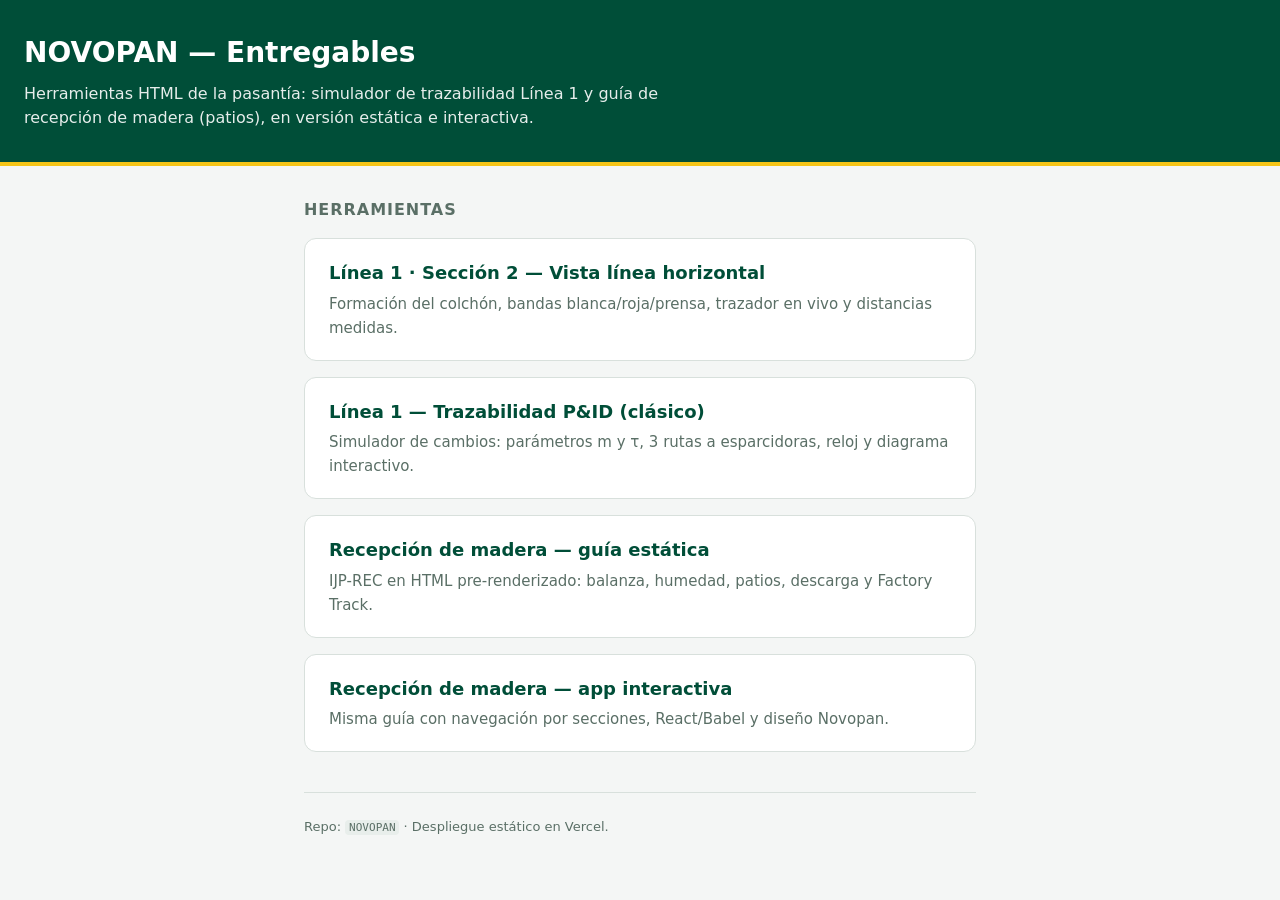
<file: vercel/index.html>
<!DOCTYPE html>
<html lang="es">
<head>
  <meta charset="utf-8" />
  <meta name="viewport" content="width=device-width, initial-scale=1, viewport-fit=cover" />
  <title>NOVOPAN — Entregables pasantía</title>
  <style>
    :root {
      --green: #004e38;
      --yellow: #f5c518;
      --bg: #f4f6f5;
      --card: #fff;
      --text: #1a2e28;
      --muted: #5a6f66;
    }
    * { box-sizing: border-box; margin: 0; padding: 0; }
    body {
      font-family: system-ui, -apple-system, "Segoe UI", Roboto, sans-serif;
      background: var(--bg);
      color: var(--text);
      line-height: 1.5;
      min-height: 100vh;
    }
    header {
      background: var(--green);
      color: #fff;
      padding: 2rem 1.5rem;
      padding-top: calc(2rem + env(safe-area-inset-top, 0px));
      border-bottom: 4px solid var(--yellow);
    }
    header h1 { font-size: 1.75rem; font-weight: 800; }
    header p { margin-top: 0.5rem; opacity: 0.9; max-width: 42rem; }
    main {
      max-width: 720px;
      margin: 0 auto;
      padding: 2rem 1.5rem 3rem;
      padding-bottom: calc(3rem + env(safe-area-inset-bottom, 0px));
    }
    h2 { font-size: 1rem; text-transform: uppercase; letter-spacing: 0.06em; color: var(--muted); margin-bottom: 1rem; }
    ul { list-style: none; display: flex; flex-direction: column; gap: 1rem; padding: 0; }
    li { width: 100%; }
    a.card {
      display: block;
      width: 100%;
      background: var(--card);
      border: 1px solid #d8e0dc;
      border-radius: 12px;
      padding: 1.25rem 1.5rem;
      text-decoration: none;
      color: inherit;
      cursor: pointer;
      touch-action: manipulation;
      -webkit-tap-highlight-color: rgba(0, 78, 56, 0.12);
      position: relative;
      z-index: 1;
      transition: border-color 0.15s, box-shadow 0.15s;
    }
    a.card * { pointer-events: none; }
    a.card:hover,
    a.card:active {
      border-color: var(--green);
      box-shadow: 0 4px 16px rgba(0, 78, 56, 0.08);
    }
    a.card strong { display: block; font-size: 1.125rem; color: var(--green); margin-bottom: 0.35rem; }
    a.card span { font-size: 0.9375rem; color: var(--muted); }
    footer {
      margin-top: 2.5rem;
      padding-top: 1.5rem;
      border-top: 1px solid #d8e0dc;
      font-size: 0.8125rem;
      color: var(--muted);
    }
    code { font-size: 0.85em; background: #e8eeeb; padding: 0.1em 0.35em; border-radius: 4px; }
  </style>
</head>
<body>
  <header>
    <h1>NOVOPAN — Entregables</h1>
    <p>Herramientas HTML de la pasantía: simulador de trazabilidad Línea 1 y guía de recepción de madera (patios), en versión estática e interactiva.</p>
  </header>
  <main>
    <h2>Herramientas</h2>
    <ul>
      <li>
        <a class="card" href="/trazabilidad-linea">
          <strong>Línea 1 · Sección 2 — Vista línea horizontal</strong>
          <span>Formación del colchón, bandas blanca/roja/prensa, trazador en vivo y distancias medidas.</span>
        </a>
      </li>
      <li>
        <a class="card" href="/trazabilidad">
          <strong>Línea 1 — Trazabilidad P&amp;ID (clásico)</strong>
          <span>Simulador de cambios: parámetros m y τ, 3 rutas a esparcidoras, reloj y diagrama interactivo.</span>
        </a>
      </li>
      <li>
        <a class="card" href="/patios">
          <strong>Recepción de madera — guía estática</strong>
          <span>IJP-REC en HTML pre-renderizado: balanza, humedad, patios, descarga y Factory Track.</span>
        </a>
      </li>
      <li>
        <a class="card" href="/patios-interactivo">
          <strong>Recepción de madera — app interactiva</strong>
          <span>Misma guía con navegación por secciones, React/Babel y diseño Novopan.</span>
        </a>
      </li>
    </ul>
    <footer>
      <p>Repo: <code>NOVOPAN</code> · Despliegue estático en Vercel.</p>
    </footer>
  </main>
</body>
</html>
</file>
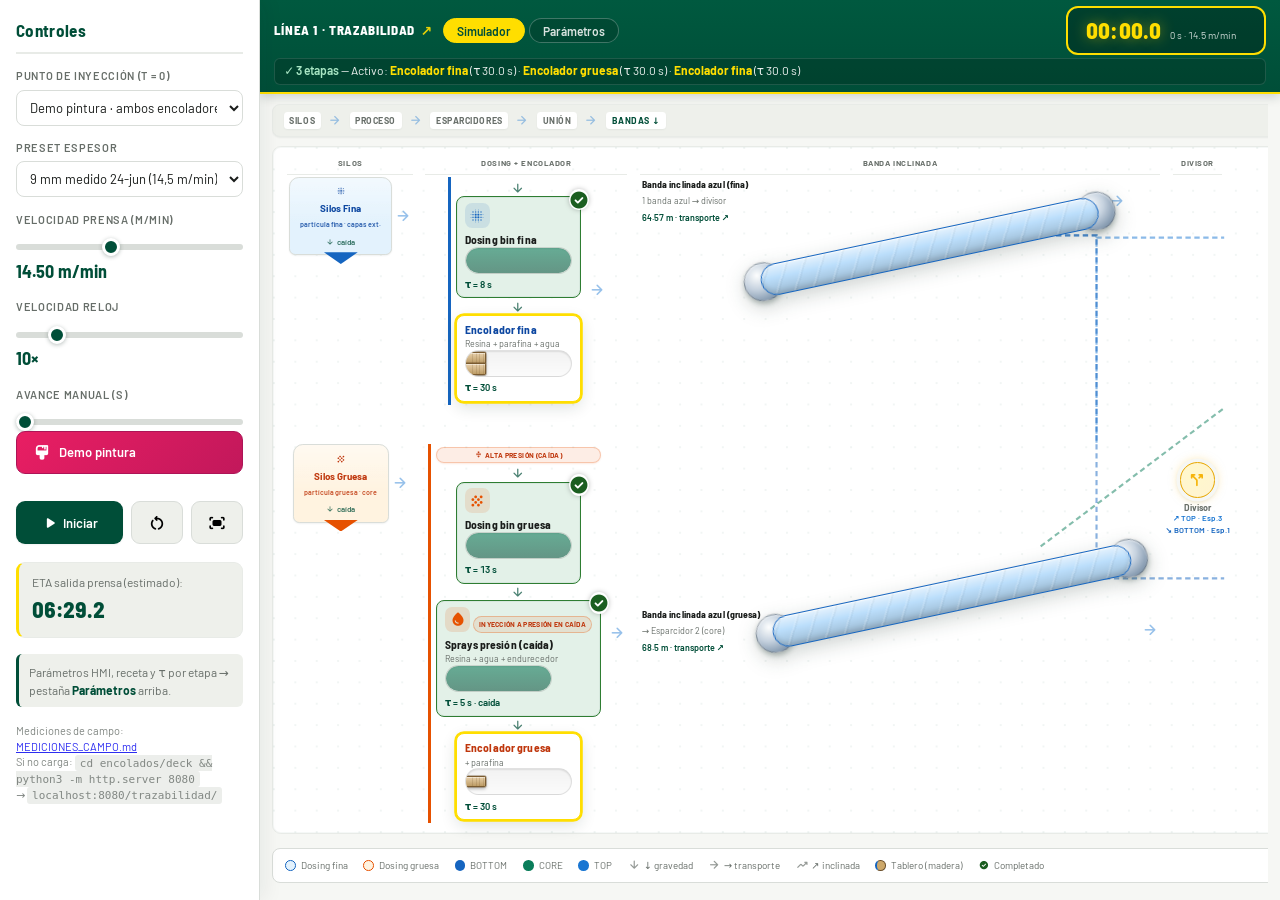
<file: parte-2-aglomerados/deck/trazabilidad/index.html>
<!DOCTYPE html>
<html lang="es">
<head>
  <meta charset="UTF-8" />
  <meta name="viewport" content="width=device-width, initial-scale=1" />
  <title>Línea 1 — Trazabilidad en vivo · NOVOPAN</title>
  <link rel="icon" type="image/svg+xml" href="data:image/svg+xml,%3Csvg xmlns='http://www.w3.org/2000/svg' viewBox='0 0 100 100'%3E%3Crect width='100' height='100' rx='18' fill='%23004E38'/%3E%3Ctext x='50' y='72' font-family='Helvetica,Arial,sans-serif' font-size='68' font-weight='700' text-anchor='middle' fill='white'%3EN%3C/text%3E%3C/svg%3E" />
  <!-- Fuentes de marca + iconos (absolutas → cargan sin importar la ruta del CSS) -->
  <link rel="preconnect" href="https://fonts.googleapis.com" />
  <link rel="preconnect" href="https://fonts.gstatic.com" crossorigin />
  <link rel="stylesheet" href="https://fonts.googleapis.com/css2?family=Barlow:wght@400;500;600;700;800;900&family=Barlow+Semi+Condensed:wght@600;700;800&display=swap" />
  <link rel="stylesheet" href="https://fonts.googleapis.com/css2?family=Material+Symbols+Rounded:opsz,wght,FILL,GRAD@24,500,1,0&display=block" />
  <link rel="stylesheet" href="css/trazabilidad.css" />
</head>
<body>
  <div class="layout">
    <aside class="sidebar">
      <h3>Controles</h3>
      <div class="controls-compact">
        <label for="injectionPoint">Punto de inyección (t = 0)</label>
        <select id="injectionPoint"></select>

        <label for="speedPreset">Preset espesor</label>
        <select id="speedPreset">
          <option value="observed-jun24" selected>9 mm medido 24-jun (14,5 m/min)</option>
          <option value="observed">Observado 22-jun (16,85 m/min)</option>
          <option value="thick">36 mm (7 m/min)</option>
          <option value="thin">9 mm ref. (23 m/min)</option>
        </select>

        <label for="speedSlider">Velocidad prensa (m/min)</label>
        <input type="range" id="speedSlider" min="5" max="28" step="0.05" value="14.5" />
        <div class="value-display"><span id="speedVal">14.50</span> m/min</div>

        <label for="timeScale">Velocidad reloj</label>
        <input type="range" id="timeScale" min="1" max="60" step="1" value="10" />
        <div class="value-display"><span id="timeScaleVal">10×</span></div>

        <label for="timeScrub">Avance manual (s)</label>
        <input type="range" id="timeScrub" min="0" max="600" step="0.1" value="0" />

        <button type="button" class="btn btn--demo" id="demoPaintBtn" title="t=0 en encoladores, defaults de planta, reloj 30×">
          <span class="ms">format_paint</span> Demo pintura
        </button>

        <div class="btn-row">
          <button type="button" class="btn btn--primary" id="playBtn">
            <span class="ms">play_arrow</span> Iniciar
          </button>
          <button type="button" class="btn btn--secondary" id="resetBtn" title="Reiniciar">
            <span class="ms">restart_alt</span>
          </button>
          <button type="button" class="btn btn--secondary" id="fitBtn" title="Ir al inicio del diagrama">
            <span class="ms">fit_screen</span>
          </button>
        </div>

        <div class="eta-box">
          ETA salida prensa (estimado):<br />
          <strong id="etaVal">—</strong>
        </div>
      </div>

      <p class="sidebar-params-hint">
        Parámetros HMI, receta y τ por etapa → pestaña <strong>Parámetros</strong> arriba.
      </p>

      <p class="serve-hint">
        Mediciones de campo: <a href="MEDICIONES_CAMPO.md" target="_blank" rel="noopener">MEDICIONES_CAMPO.md</a><br />
        Si no carga: <code>cd encolados/deck && python3 -m http.server 8080</code><br />
        → <code>localhost:8080/trazabilidad/</code>
      </p>
    </aside>

    <main class="main">
      <header class="main-chrome">
        <div class="main-chrome__row">
          <div class="main-chrome__brand">
            <h1 class="main-chrome__title">Línea 1 · Trazabilidad</h1>
            <a class="main-chrome__link" href="../Linea1-Aglomerados.html" title="Diagrama completo">↗</a>
          </div>
          <nav class="view-tabs" role="tablist" aria-label="Vista principal">
            <button type="button" class="view-tab is-active" role="tab" aria-selected="true" data-view="simulator" id="tabSimulator">Simulador</button>
            <button type="button" class="view-tab" role="tab" aria-selected="false" data-view="params" id="tabParams">Parámetros</button>
          </nav>
          <div class="live-clock live-clock--inline" aria-live="polite">
            <span class="live-clock__value" id="clockValue">00:00.0</span>
            <span class="live-clock__sub" id="clockSub">0 s · 16.85</span>
          </div>
        </div>
        <div class="main-chrome__sim" id="chromeSimulator">
          <div class="status-bar status-bar--slim" id="statusBar">Pulsa <strong>Iniciar</strong> — el reloj avanza y cada etapa muestra ✓ al completarse.</div>
        </div>
      </header>

      <div class="view-panel view-panel--simulator is-active" id="panelSimulator" role="tabpanel" aria-labelledby="tabSimulator">
        <div class="diagram-scroll-wrap">
          <p class="scroll-hint" aria-hidden="true">
            <span class="ms">swipe</span> Desliza horizontalmente para ver el diagrama completo
          </p>
          <div id="diagramCanvas" role="img" aria-label="Diagrama de trazabilidad Línea 1"></div>
        </div>
      </div>

      <div class="view-panel view-panel--params" id="panelParams" role="tabpanel" aria-labelledby="tabParams">
        <section class="params-section params-section--tab">
          <h3>Parámetros de planta</h3>
          <div class="param-actions">
            <button type="button" class="btn btn--primary" id="saveParamsBtnTab" title="Guardar τ y longitudes en este navegador">
              <span class="ms">save</span> Guardar
            </button>
            <button type="button" class="btn btn--secondary" id="loadParamsBtnTab" title="Recuperar último guardado">
              <span class="ms">upload</span> Cargar
            </button>
            <button type="button" class="btn btn--secondary" id="resetParamsBtnTab" title="Restaurar valores por defecto">
              <span class="ms">restart_alt</span> Defaults
            </button>
            <span class="param-save-feedback" id="saveParamsFeedbackTab" aria-live="polite"></span>
          </div>
          <p class="serve-hint serve-hint--params">Cada etapa pide solo lo que cronometras en planta. La app convierte a parámetros internos (verlos en "Ver / editar valores guardados").</p>
          <div id="paramsGridTab"></div>
        </section>
      </div>
    </main>
  </div>

  <script type="module" src="js/app.js"></script>

  <!-- Auto-fit: ajusta el diagrama para que entre completo en el alto de
       pantalla usando CSS `zoom` (refluye el layout de verdad → los widgets se
       compactan nítidos y los conectores SVG quedan SIEMPRE alineados, sin el
       desfase que produce `transform: scale` sobre el overlay). Solo afecta
       presentación; no toca lógica, IDs ni data-*. En móvil (≤960px) se
       desactiva y el diagrama fluye con scroll natural. -->
  <script>
    (function () {
      var raf = 0, internal = false;
      function redrawConnectors() {
        // Fuerza el redibujo de los conectores del renderer (escucha 'resize').
        // `internal` evita re-disparar el propio auto-fit (bucle).
        internal = true;
        window.dispatchEvent(new Event('resize'));
        internal = false;
      }
      function fit() {
        raf = 0;
        var sw = document.querySelector('.diagram-scroll-wrap');
        var wrap = document.querySelector('.pid-wrap');
        if (!sw || !wrap) return;
        if (window.innerWidth <= 960) {
          if (wrap.style.zoom) { wrap.style.zoom = ''; redrawConnectors(); }
          return;
        }
        // medir alto natural a zoom 1 (sin pintar intermedio)
        wrap.style.zoom = '1';
        var natH = wrap.offsetHeight;
        if (!natH) return;
        var availH = sw.clientHeight - 6;
        var z = Math.max(0.4, Math.min(1, availH / natH));
        wrap.style.zoom = z < 0.999 ? String(z) : '';
        redrawConnectors();
      }
      function schedule() { if (!raf) raf = requestAnimationFrame(fit); }

      window.addEventListener('resize', function () { if (internal) return; schedule(); });
      window.addEventListener('load', function () { schedule(); setTimeout(schedule, 250); });
      if (document.fonts && document.fonts.ready) document.fonts.ready.then(schedule);

      // Re-fit cuando el diagrama se reconstruye (cambia inyección, presets, τ…)
      var canvas = document.getElementById('diagramCanvas');
      if (canvas && 'MutationObserver' in window) {
        new MutationObserver(schedule).observe(canvas, { childList: true });
      }
      // Re-fit al cambiar de pestaña (Simulador / Parámetros)
      document.querySelectorAll('.view-tab').forEach(function (t) {
        t.addEventListener('click', function () { setTimeout(schedule, 60); });
      });
      // Re-fit periódico inicial por si las fuentes/recursos cargan tarde
      var n = 0, iv = setInterval(function () { schedule(); if (++n > 6) clearInterval(iv); }, 400);
    })();
  </script>
</body>
</html>
</file>
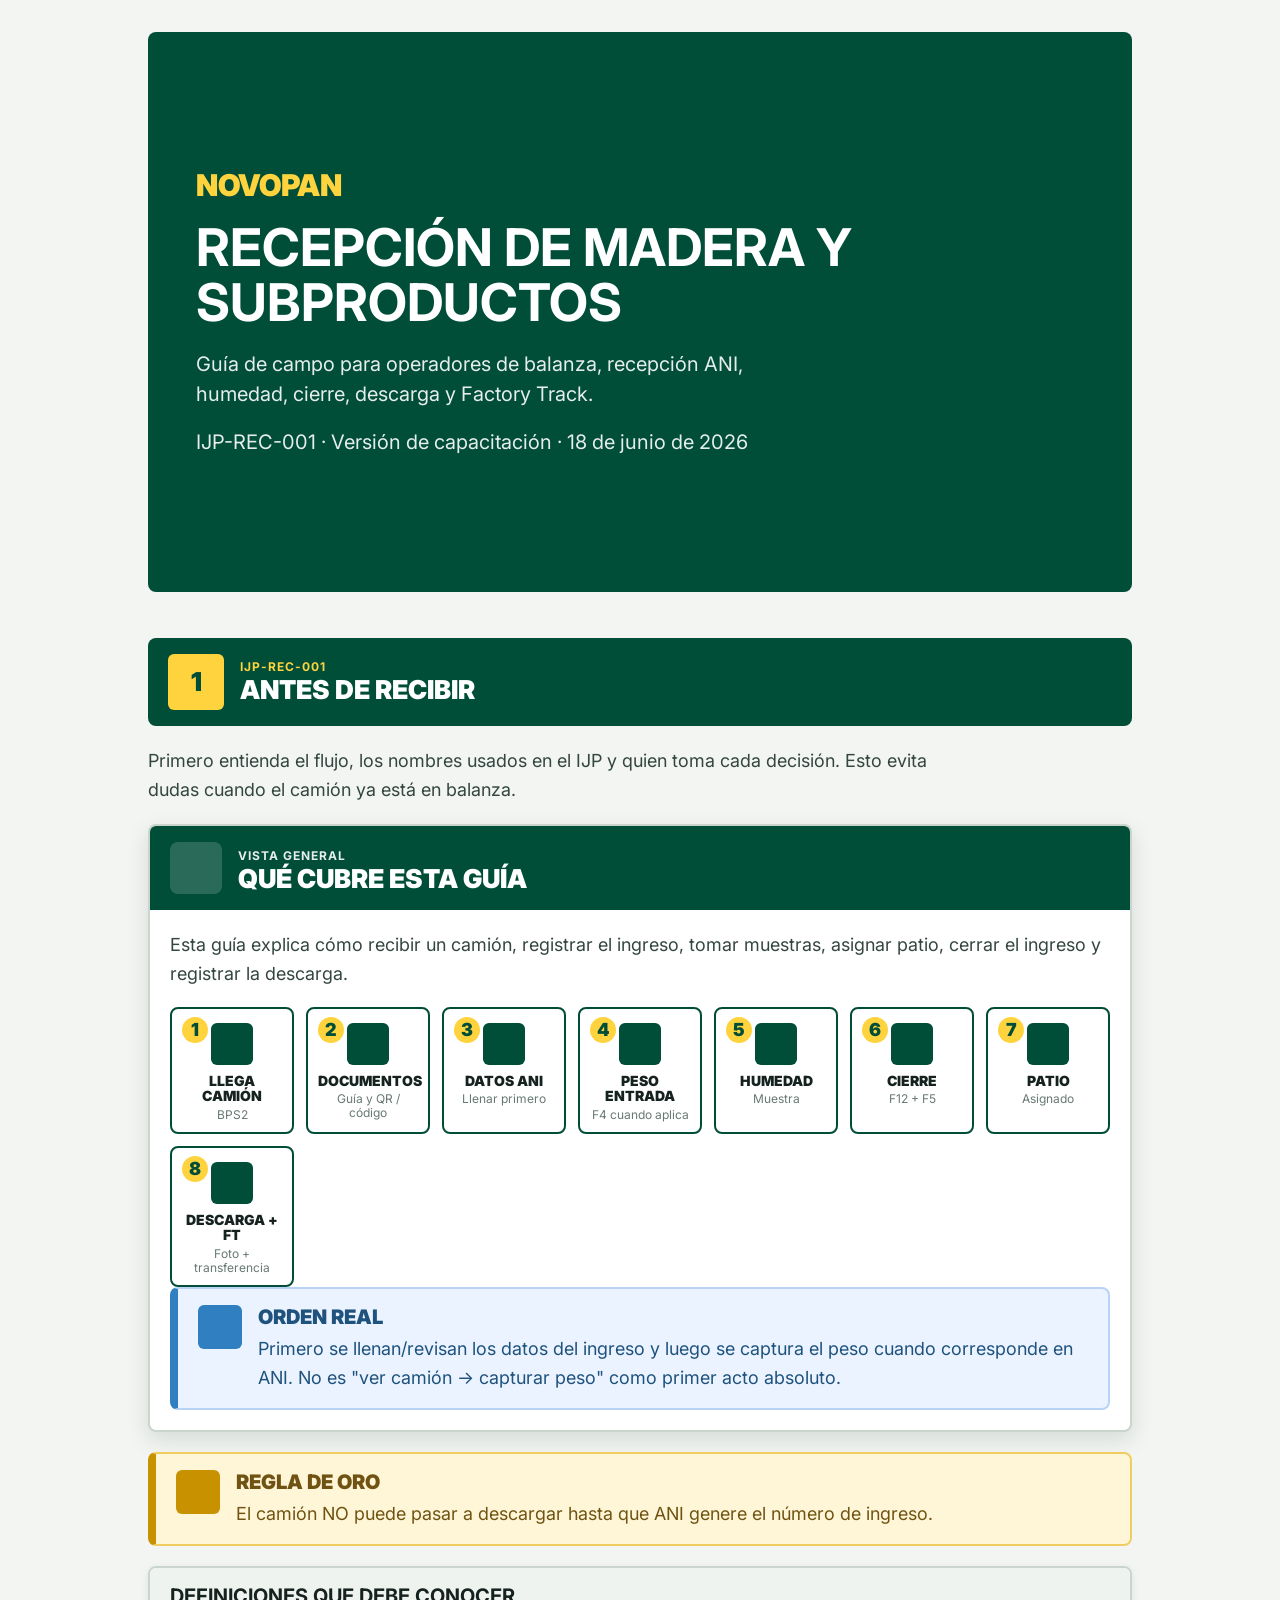
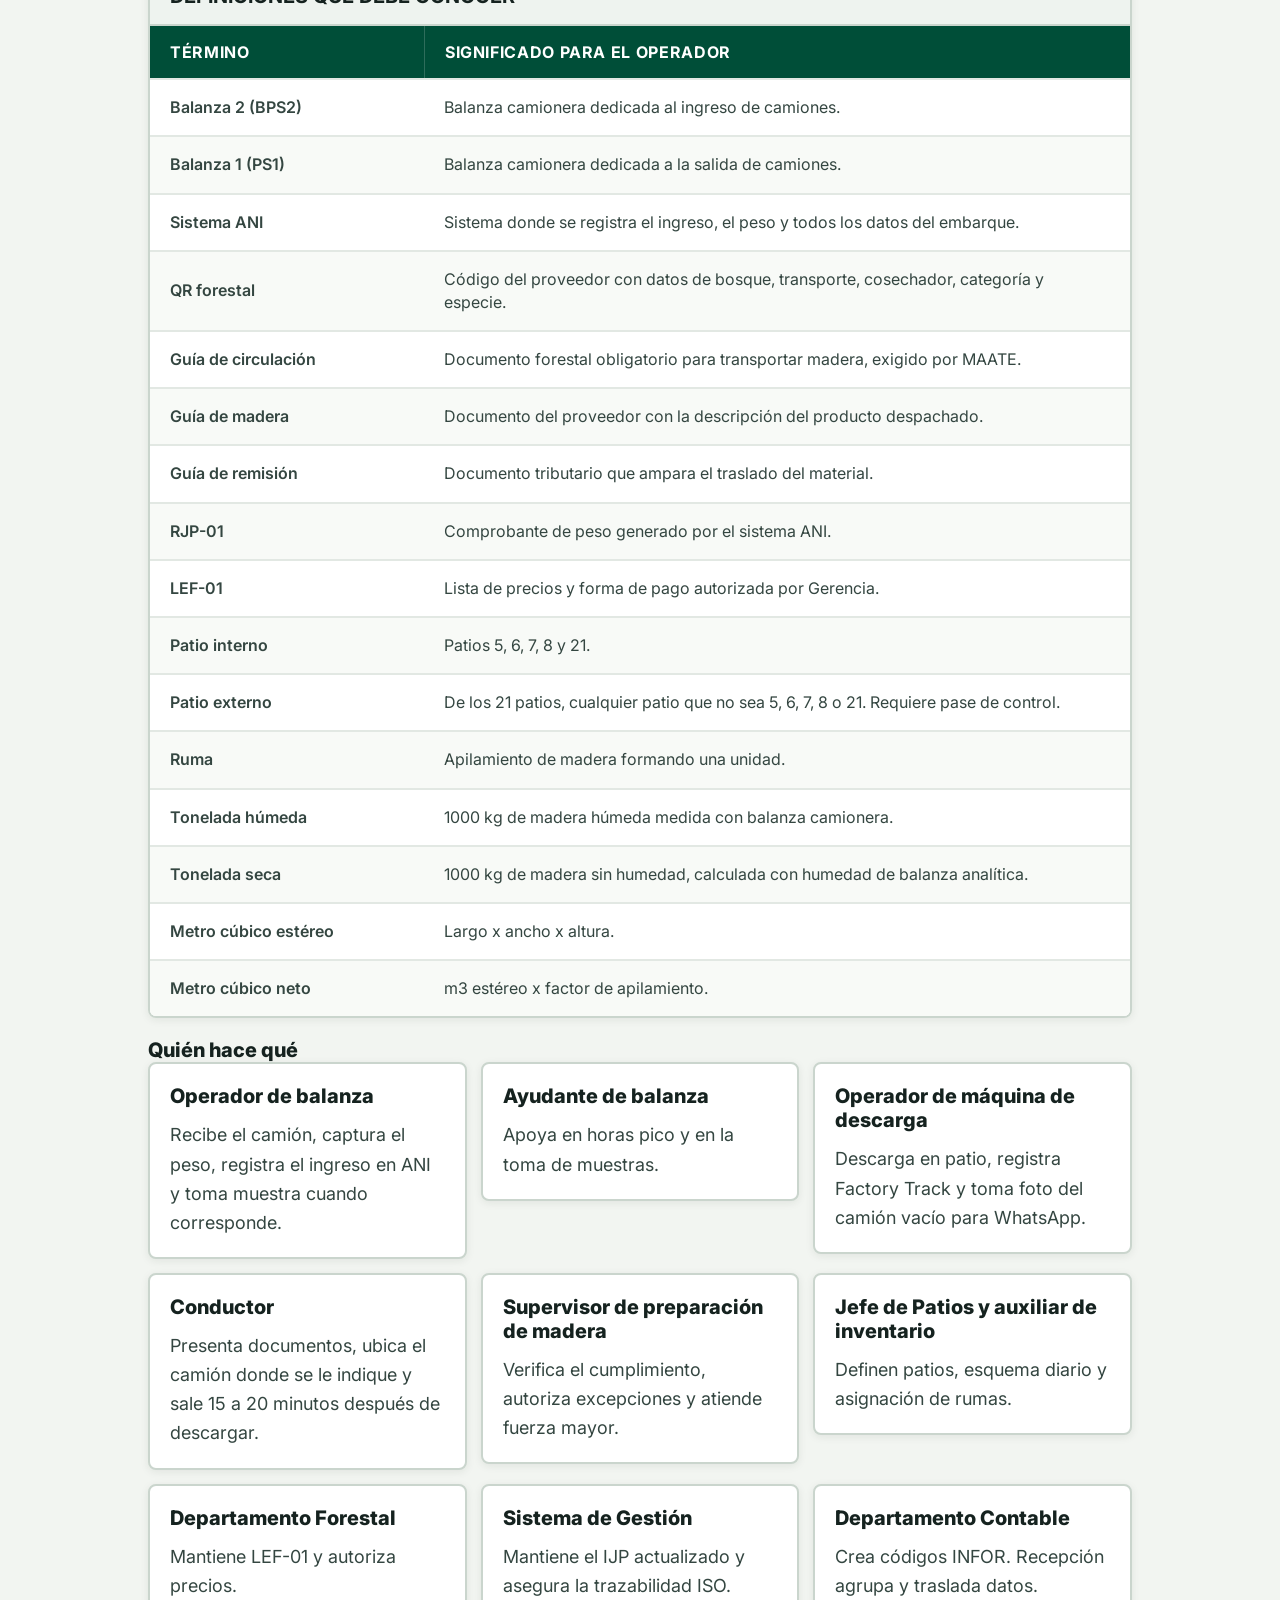
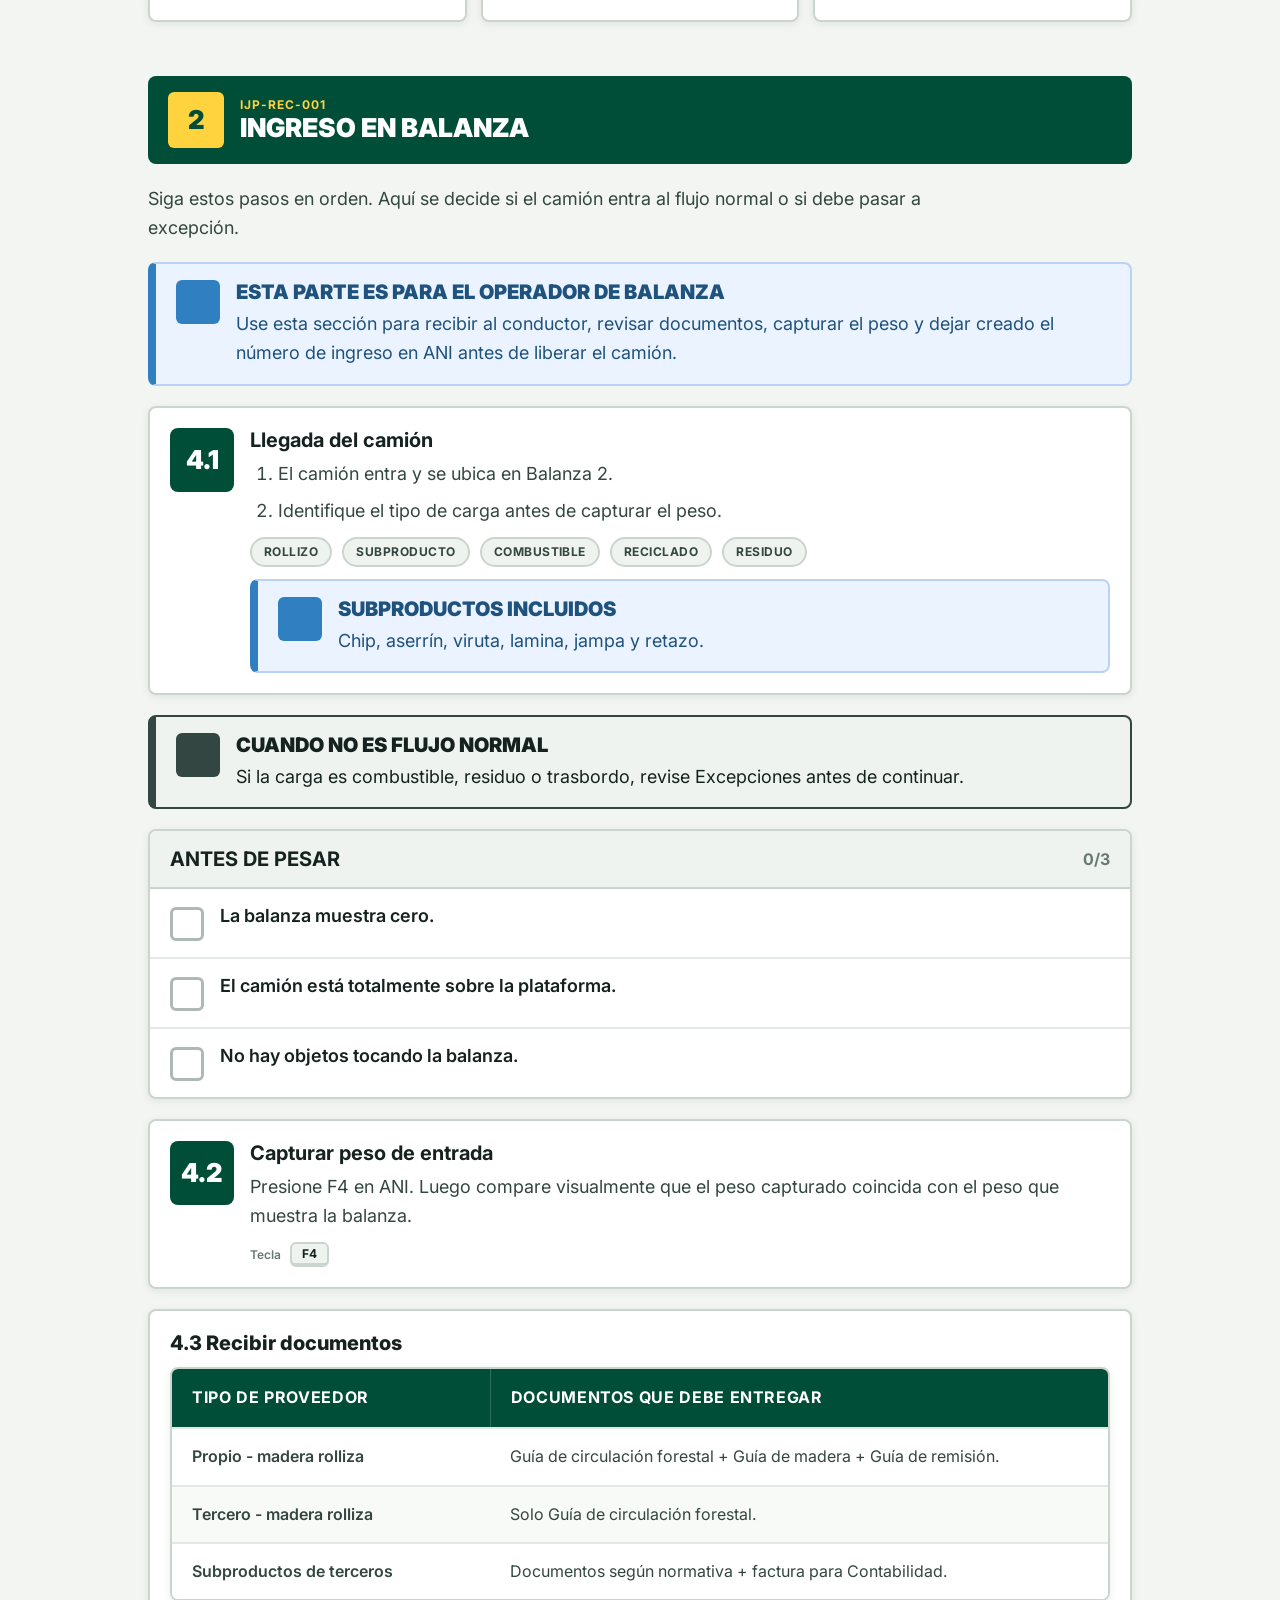
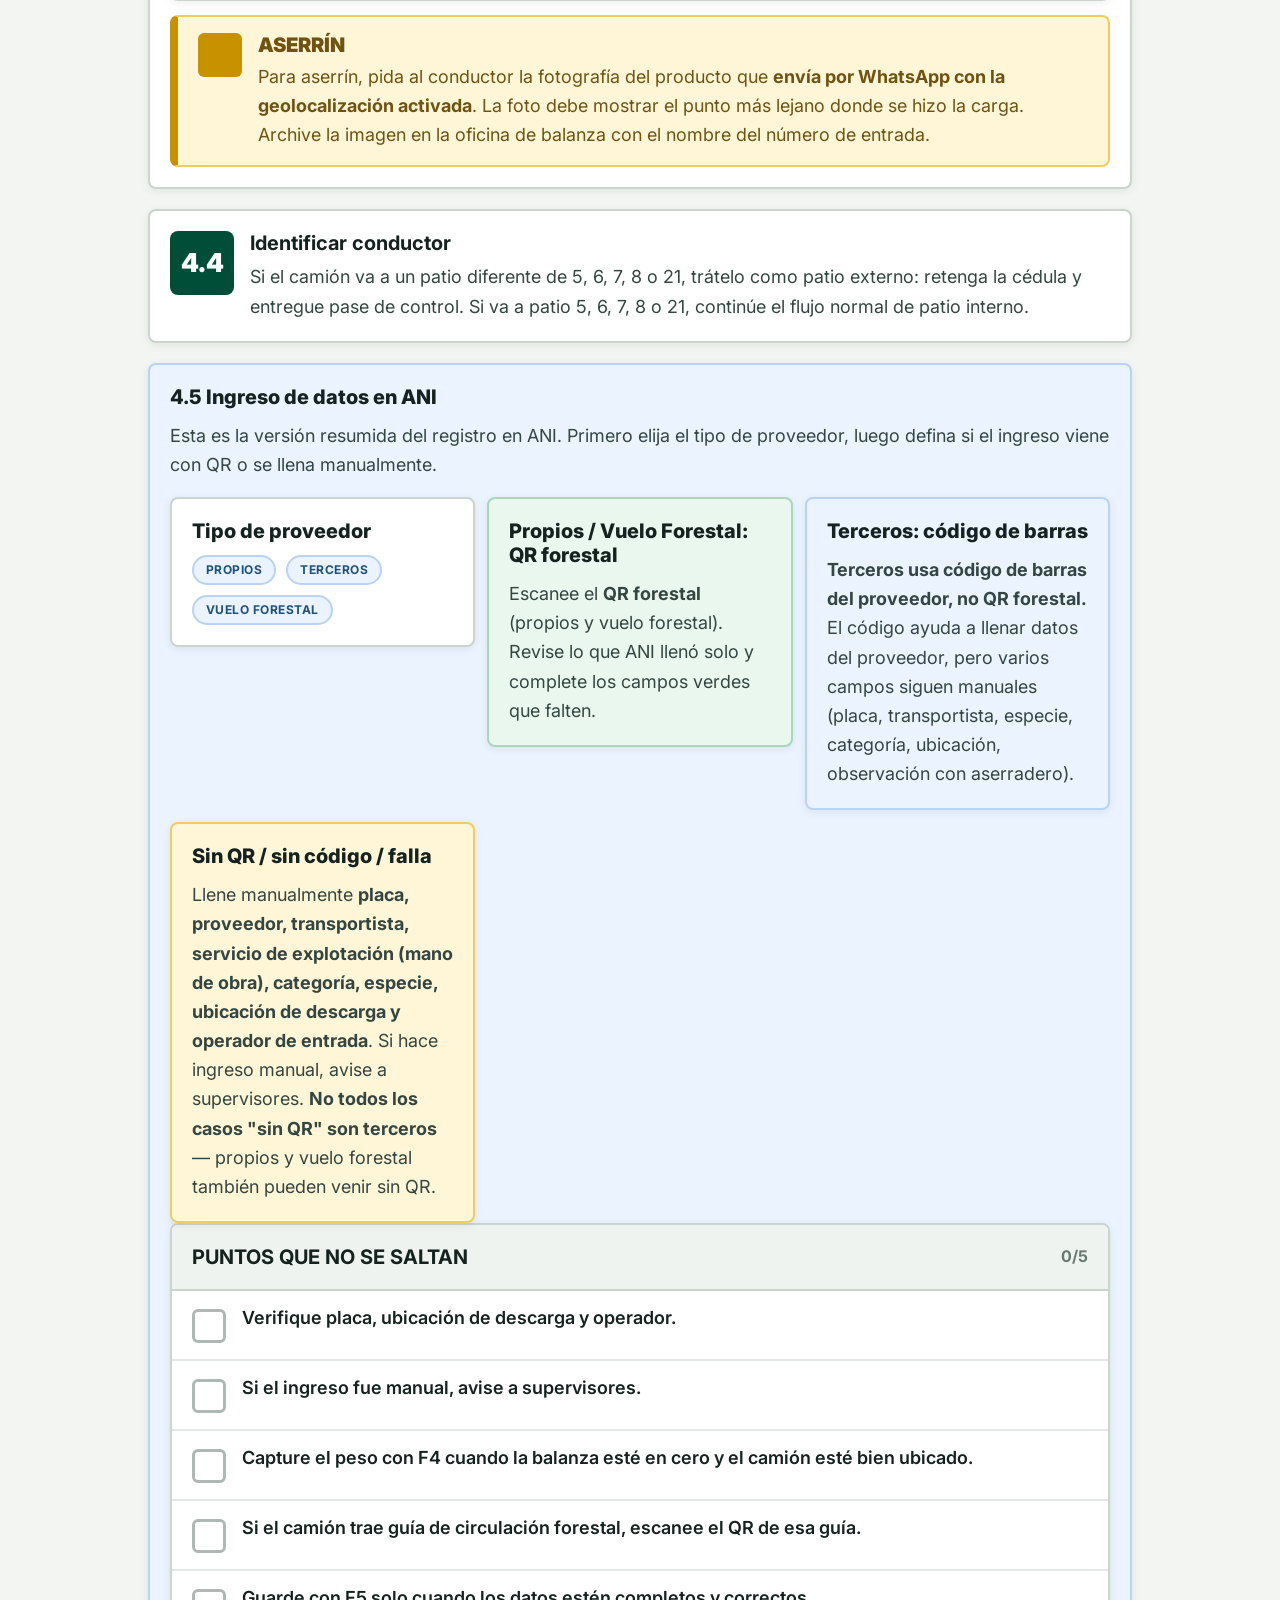
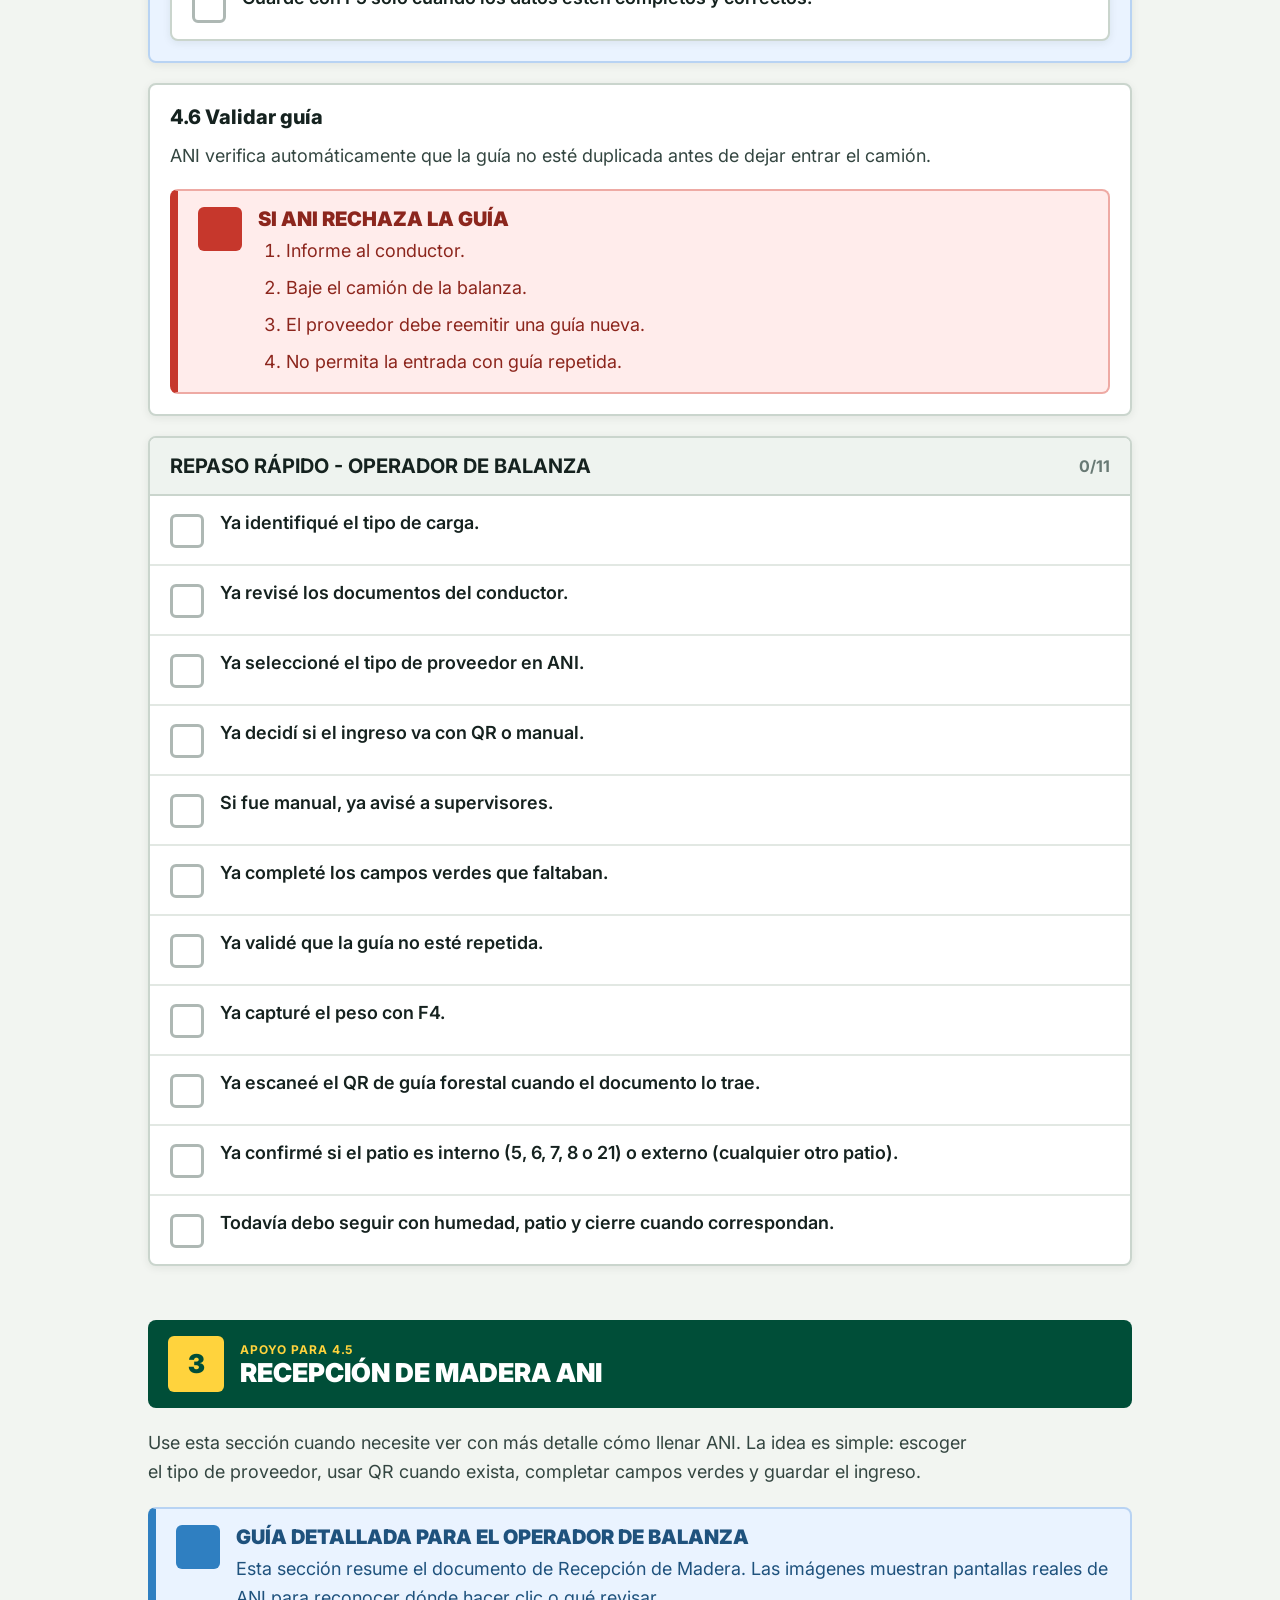
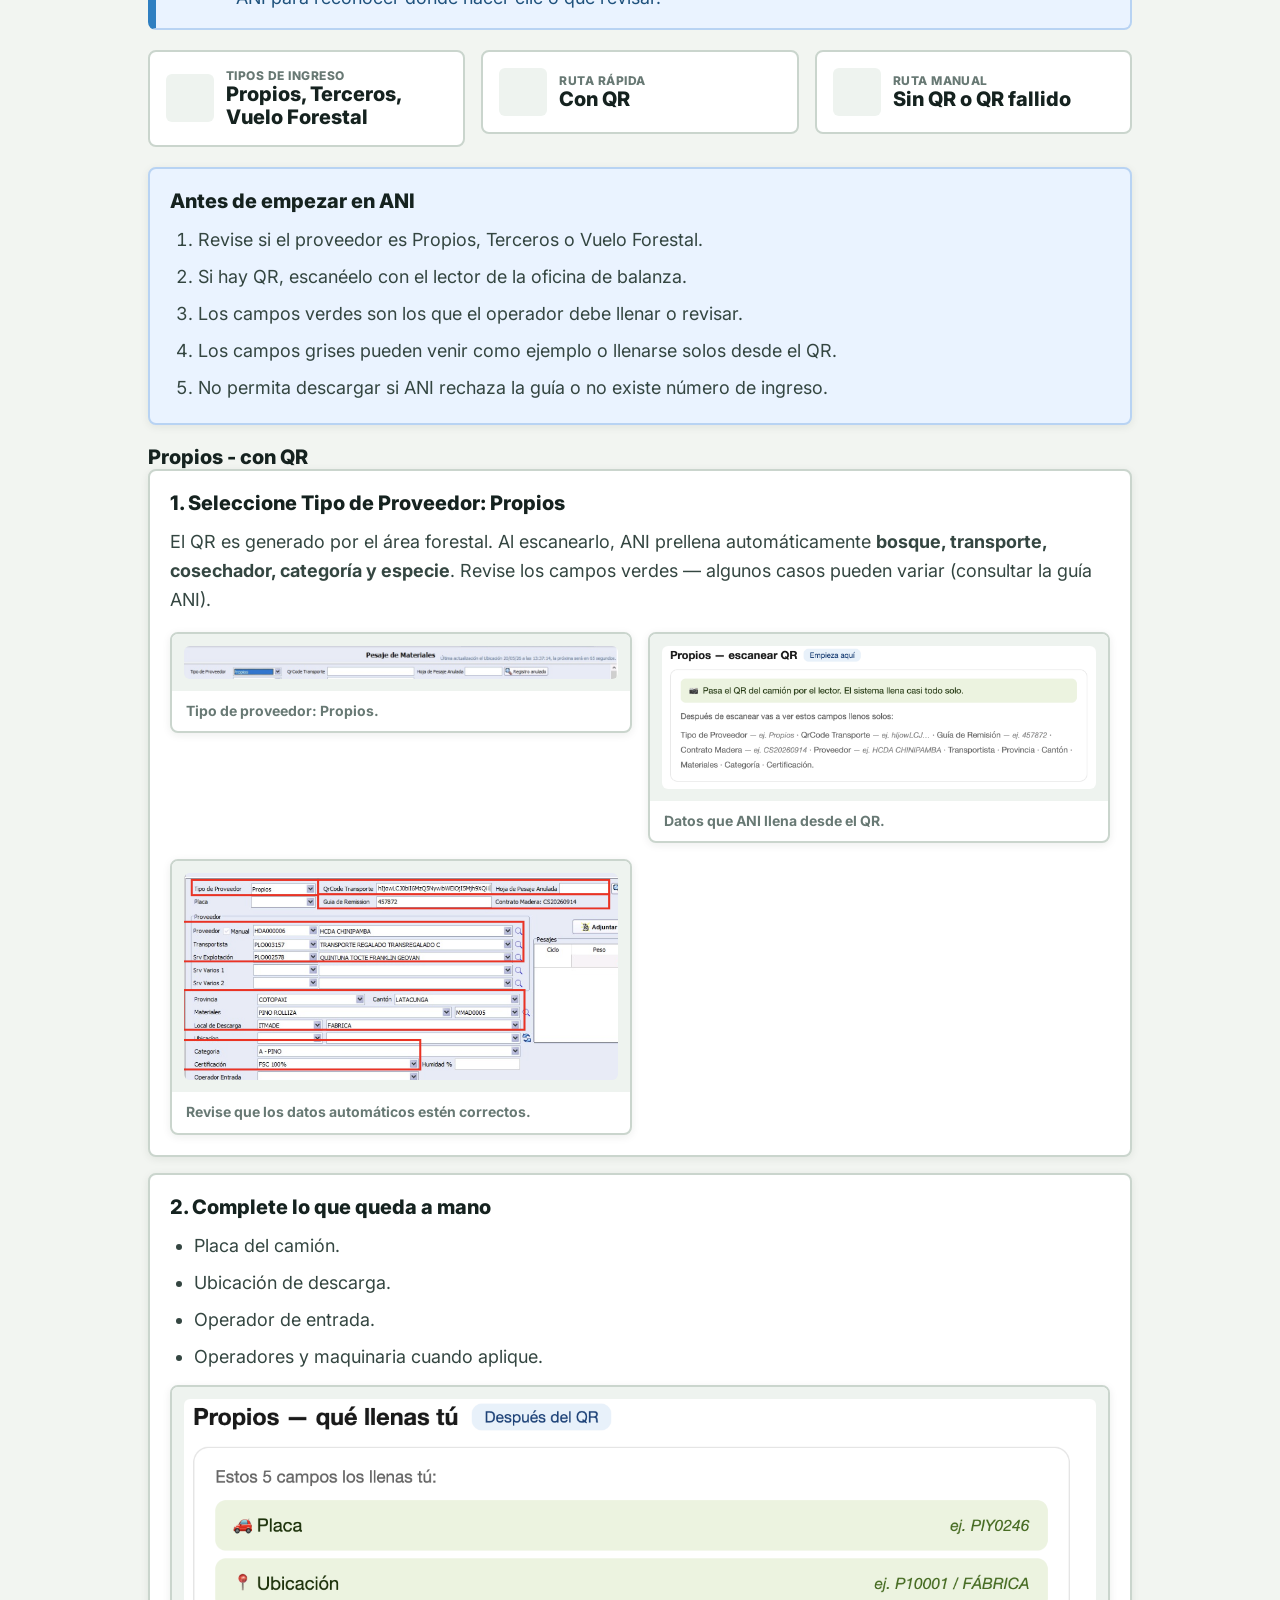
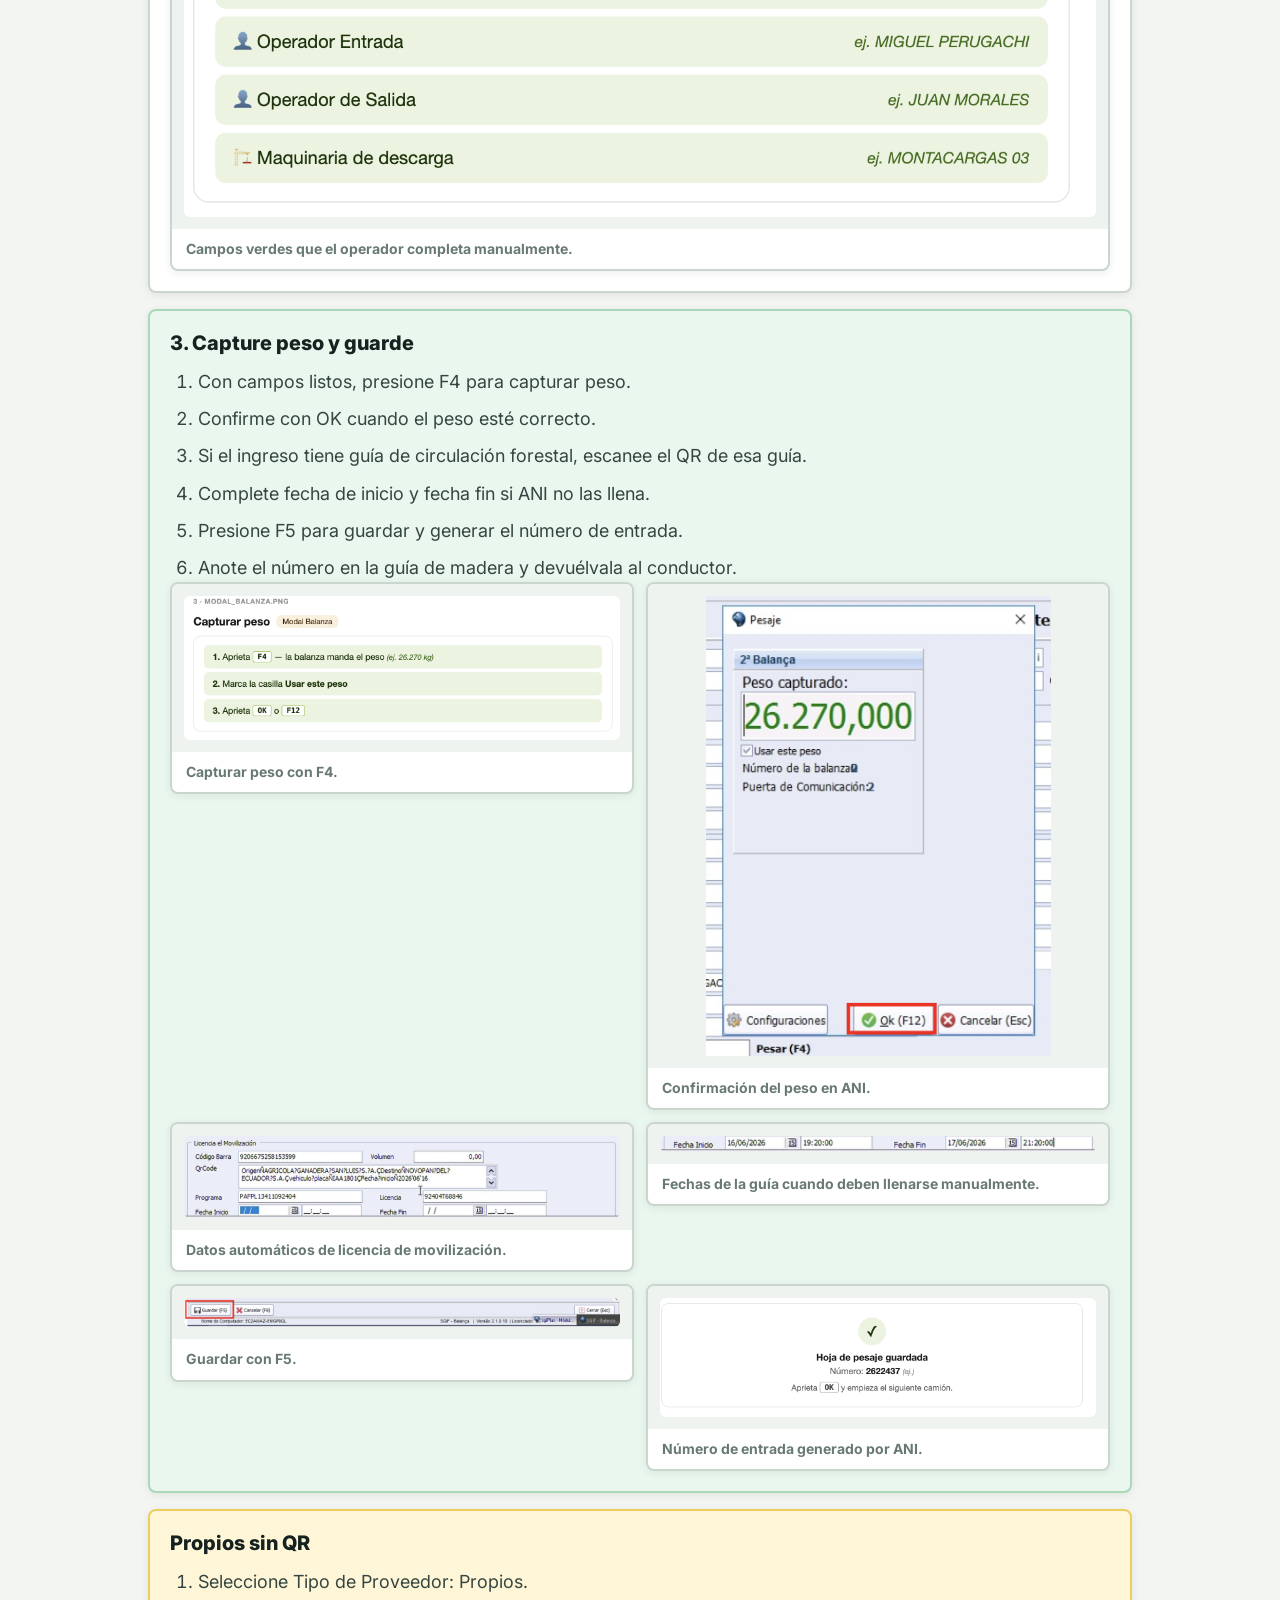
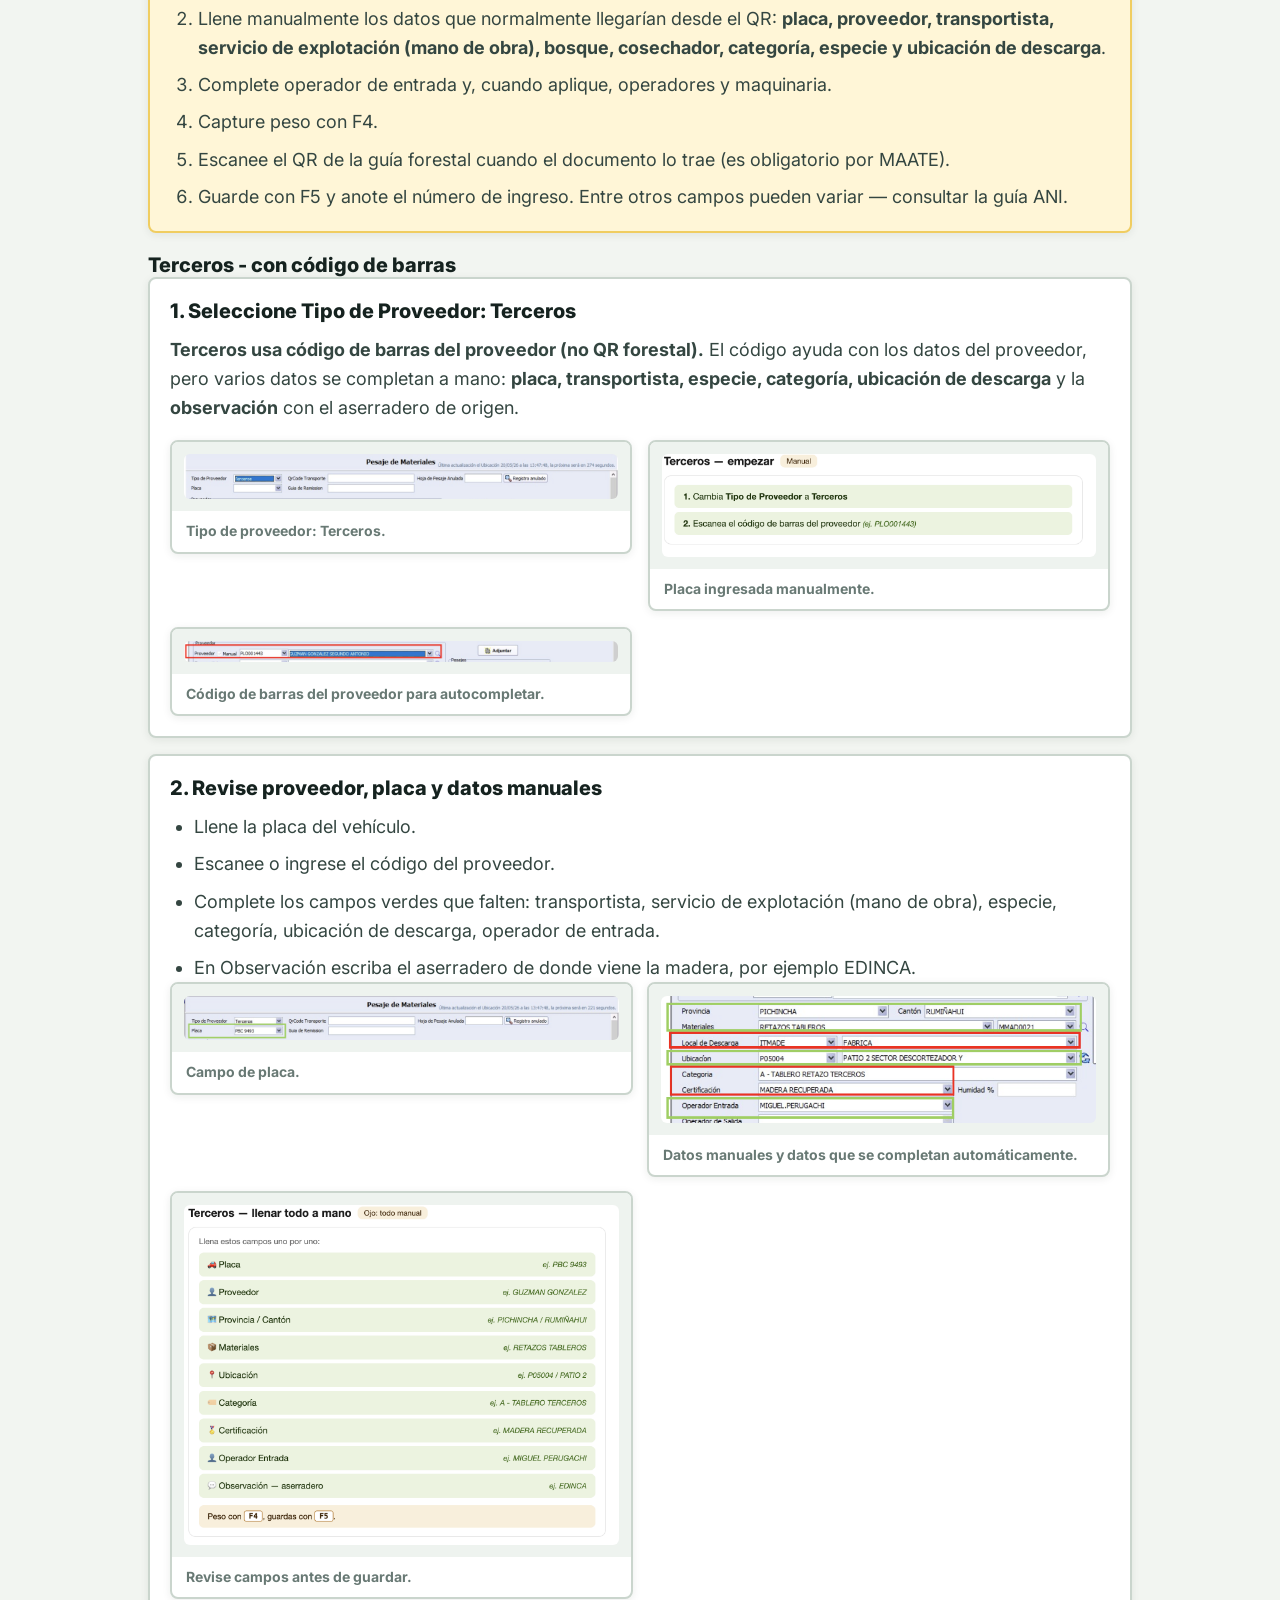
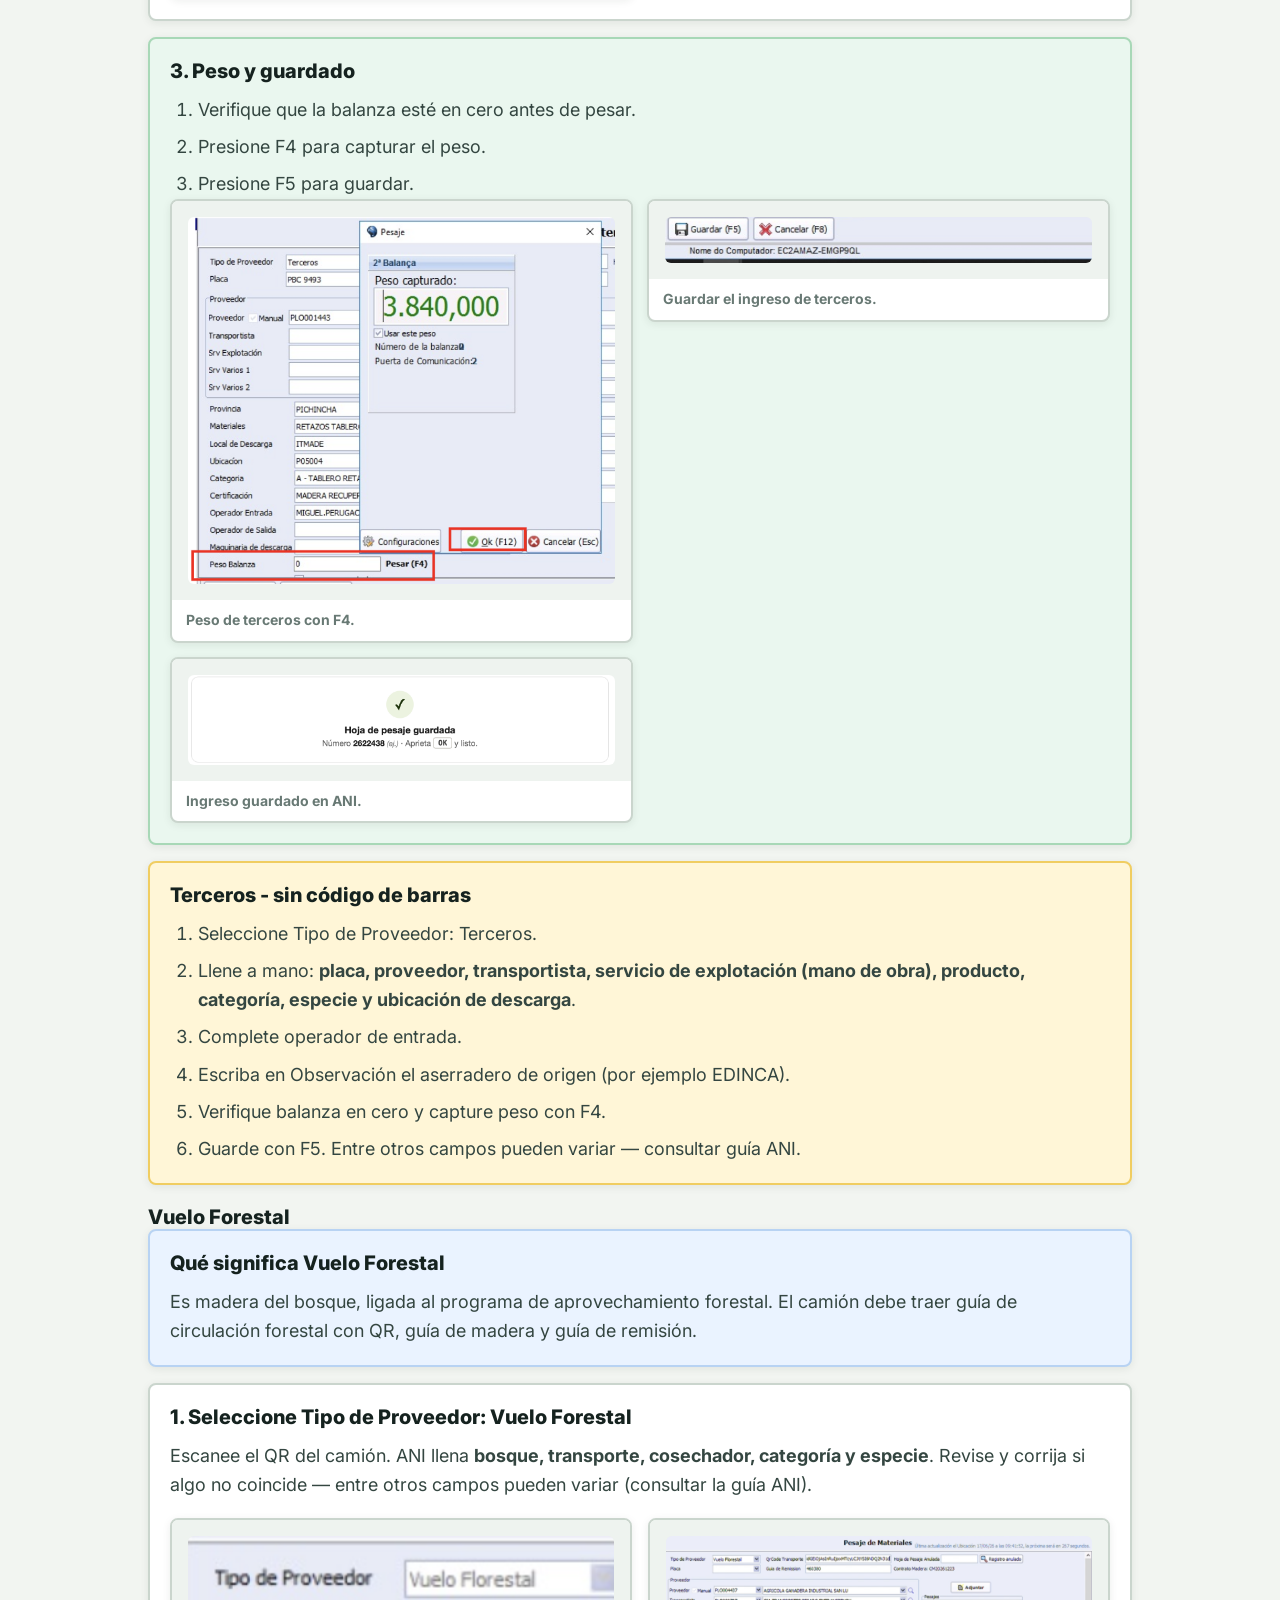
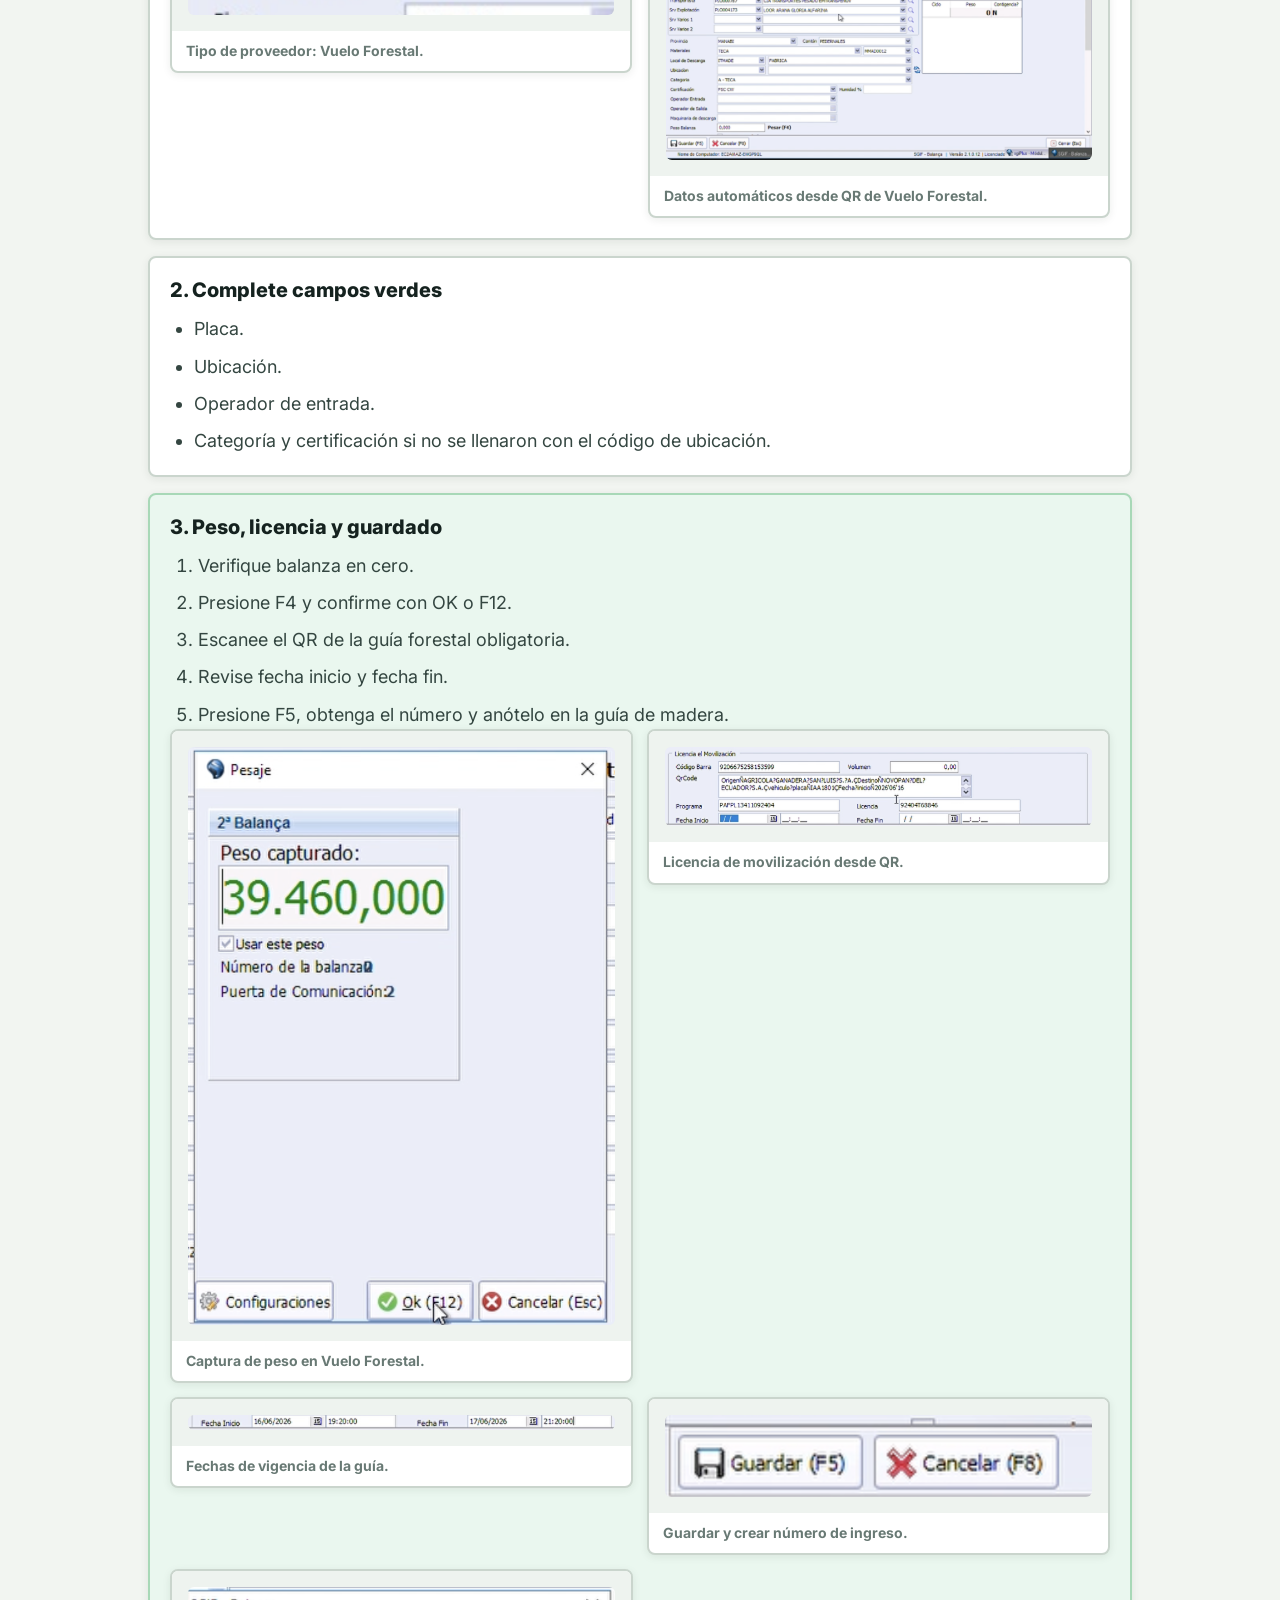
<file: html-app/NOVOPAN_Guia_Recepcion_Madera_FINAL.html>
<!doctype html>
<html lang="es">
<head>
  <meta charset="utf-8">
  <meta name="viewport" content="width=device-width, initial-scale=1">
  <title>NOVOPAN - Guía de Recepción de Madera</title>
  <link rel="stylesheet" href="./NOVOPNHTML1_files/styles.css?v=20260618-3">
  <style>
    body {
      background: var(--surface-page);
    }

    #root {
      min-height: 100vh;
    }

    .print-export {
      max-width: 1040px;
      margin: 0 auto;
      padding: 32px 28px 56px;
    }

    .print-cover {
      min-height: 560px;
      display: flex;
      flex-direction: column;
      justify-content: center;
      padding: 48px;
      margin-bottom: 28px;
      border-radius: var(--radius-md);
      background: var(--novopan-green);
      color: #fff;
      break-after: page;
    }

    .print-cover__brand {
      font-family: var(--font-display);
      font-weight: 900;
      font-size: 30px;
      color: var(--novopan-yellow);
      letter-spacing: 0;
      text-transform: uppercase;
    }

    .print-cover h1 {
      max-width: 760px;
      margin: 18px 0 0;
      font-family: var(--font-display);
      font-size: 52px;
      line-height: 1.05;
      letter-spacing: 0;
      text-transform: uppercase;
      overflow-wrap: anywhere;
    }

    .print-cover p {
      max-width: 620px;
      margin: 18px 0 0;
      font-family: var(--font-body);
      font-size: 20px;
      line-height: 1.5;
      color: rgba(255,255,255,0.9);
    }

    @media (max-width: 600px) {
      .print-export {
        padding: 24px 16px 40px;
      }

      .print-cover {
        padding: 32px 28px;
      }

      .print-cover h1 {
        font-size: clamp(32px, 9vw, 38px);
        overflow-wrap: normal;
      }

      .print-cover p {
        font-size: 18px;
      }
    }

    .print-section {
      padding: 18px 0 36px;
      break-before: page;
    }

    .screen-nav-button {
      display: none !important;
    }

    @media print {
      @page {
        size: Letter;
        margin: 0.45in;
      }

      body {
        background: #fff;
      }

      .print-export {
        max-width: none;
        padding: 0;
      }

      .print-cover {
        min-height: 9.2in;
        margin: 0;
        border-radius: 0;
        box-shadow: none;
      }

      .print-section {
        padding-top: 0;
        break-before: page;
        break-inside: auto;
      }

      .print-section:first-of-type {
        break-before: avoid;
      }

      .print-section h2,
      .print-section h3,
      .print-section h4 {
        break-after: avoid-page;
        break-inside: avoid;
      }

      figure,
      table,
      img,
      figure img {
        break-inside: avoid;
        max-width: 100%;
        page-break-inside: avoid;
      }

      ul, ol {
        break-inside: avoid-page;
      }

      li {
        break-inside: avoid;
      }

      [class*="Callout"], [class*="callout"],
      [class*="card-"], .card, figure {
        break-inside: avoid;
      }

      .factory-step-row {
        break-inside: avoid;
      }

      *,
      *::before,
      *::after {
        print-color-adjust: exact;
        -webkit-print-color-adjust: exact;
      }
    }
  </style>
</head>
<body>
  <div id="root"></div>

  <script src="./NOVOPNHTML1_files/react.development.js"></script>
  <script src="./NOVOPNHTML1_files/react-dom.development.js"></script>
  <script src="./NOVOPNHTML1_files/babel.min.js"></script>
  <script src="./NOVOPNHTML1_files/_ds_bundle.js"></script>
  <script type="text/babel" src="./NOVOPNHTML1_files/Screens.jsx?v=20260618-3"></script>
  <script type="text/babel">
    function ExportApp() {
      const nav = window.GuiaScreens.nav;
      return (
        <main className="print-export">
          <section className="print-cover">
            <div className="print-cover__brand">NOVOPAN</div>
            <h1>Recepción de Madera y Subproductos</h1>
            <p>Guía de campo para operadores de balanza, recepción ANI, humedad, cierre, descarga y Factory Track.</p>
            <p>IJP-REC-001 · Versión de capacitación · 18 de junio de 2026</p>
          </section>
          {nav.map((section) => {
            const Component = section.Comp;
            return (
              <section className="print-section" key={section.id}>
                <Component />
              </section>
            );
          })}
        </main>
      );
    }

    ReactDOM.createRoot(document.getElementById('root')).render(<ExportApp />);
  </script>
</body>
</html>
</file>
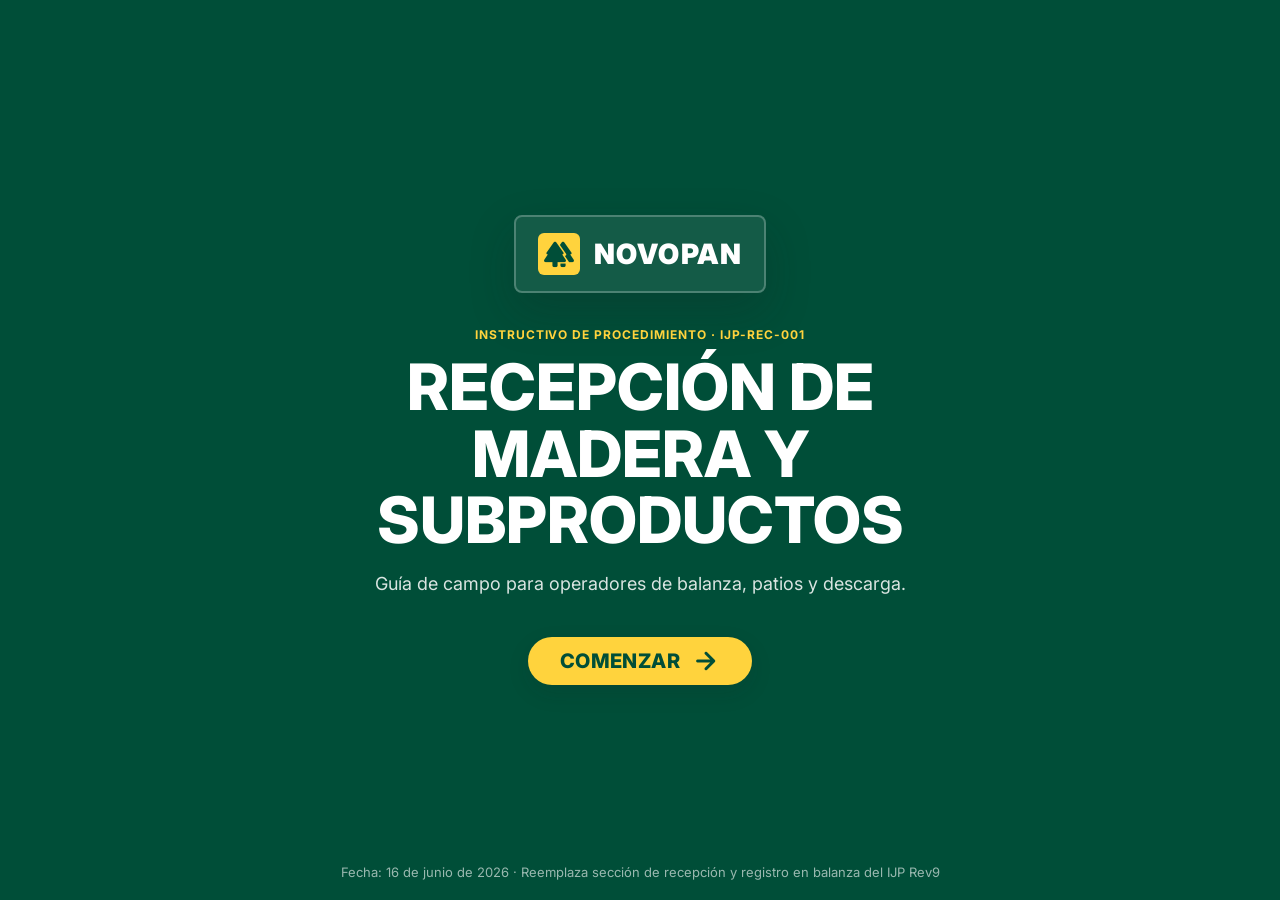
<file: html-app/NOVOPNHTML1.html>
<!doctype html>
<html lang="es">
<head>
  <meta charset="utf-8">
  <meta name="viewport" content="width=device-width, initial-scale=1">
  <title>Guía de Campo - Recepción de Madera y Subproductos</title>
  <link rel="stylesheet" href="./NOVOPNHTML1_files/styles.css?v=20260618-3">
  <style>
    #root {
      height: 100vh;
      display: flex;
      flex-direction: column;
    }

    @media print {
      @page { margin: 0.5cm; }
      figure,
      table {
        break-inside: avoid;
      }
      *,
      *::before,
      *::after {
        print-color-adjust: exact;
        -webkit-print-color-adjust: exact;
      }
    }
  </style>
</head>
<body>
  <div id="root"></div>

  <script src="./NOVOPNHTML1_files/react.development.js"></script>
  <script src="./NOVOPNHTML1_files/react-dom.development.js"></script>
  <script src="./NOVOPNHTML1_files/babel.min.js"></script>
  <script src="./NOVOPNHTML1_files/_ds_bundle.js"></script>
  <script type="text/babel" src="./NOVOPNHTML1_files/Screens.jsx?v=20260618-3"></script>
  <script type="text/babel" src="./NOVOPNHTML1_files/GuiaApp.jsx?v=20260618-3"></script>
  <script type="text/babel">
    const GuiaApp = window.GuiaApp;
    ReactDOM.createRoot(document.getElementById('root')).render(<GuiaApp />);
  </script>
</body>
</html>
</file>
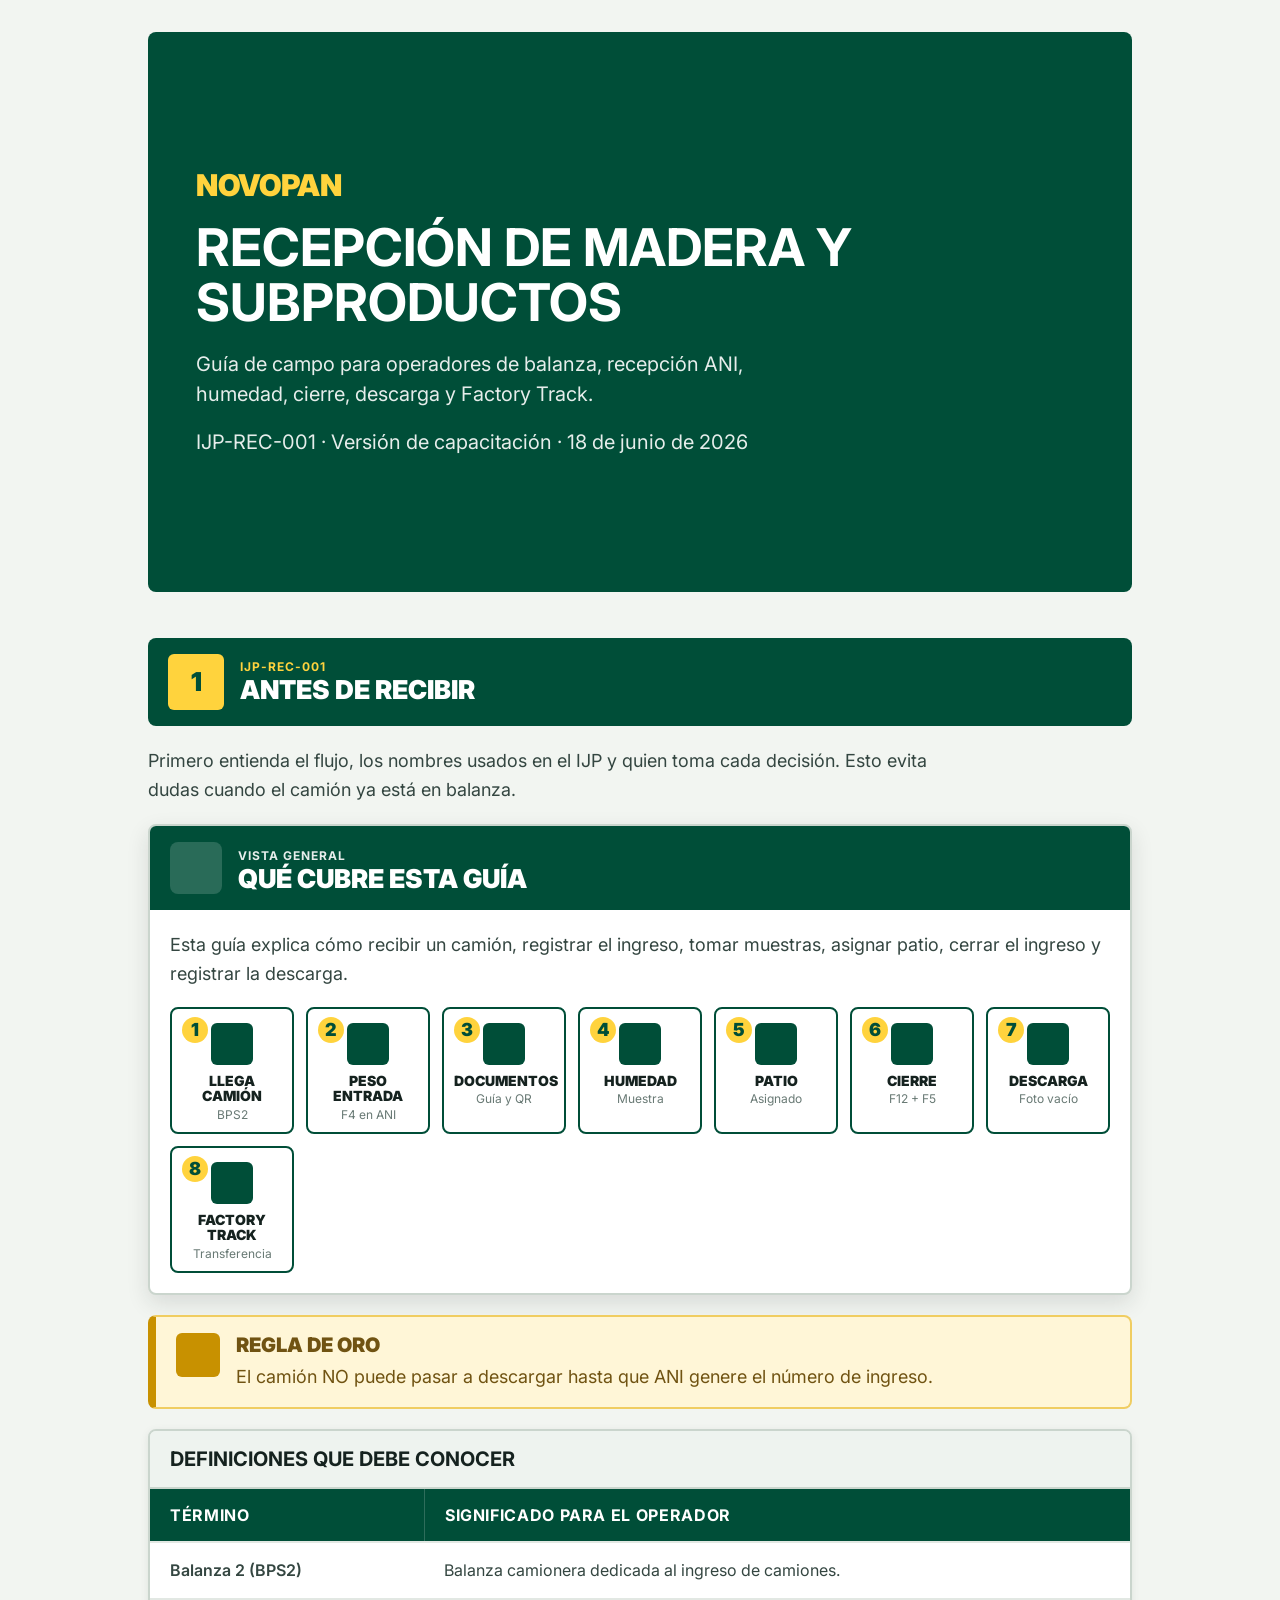
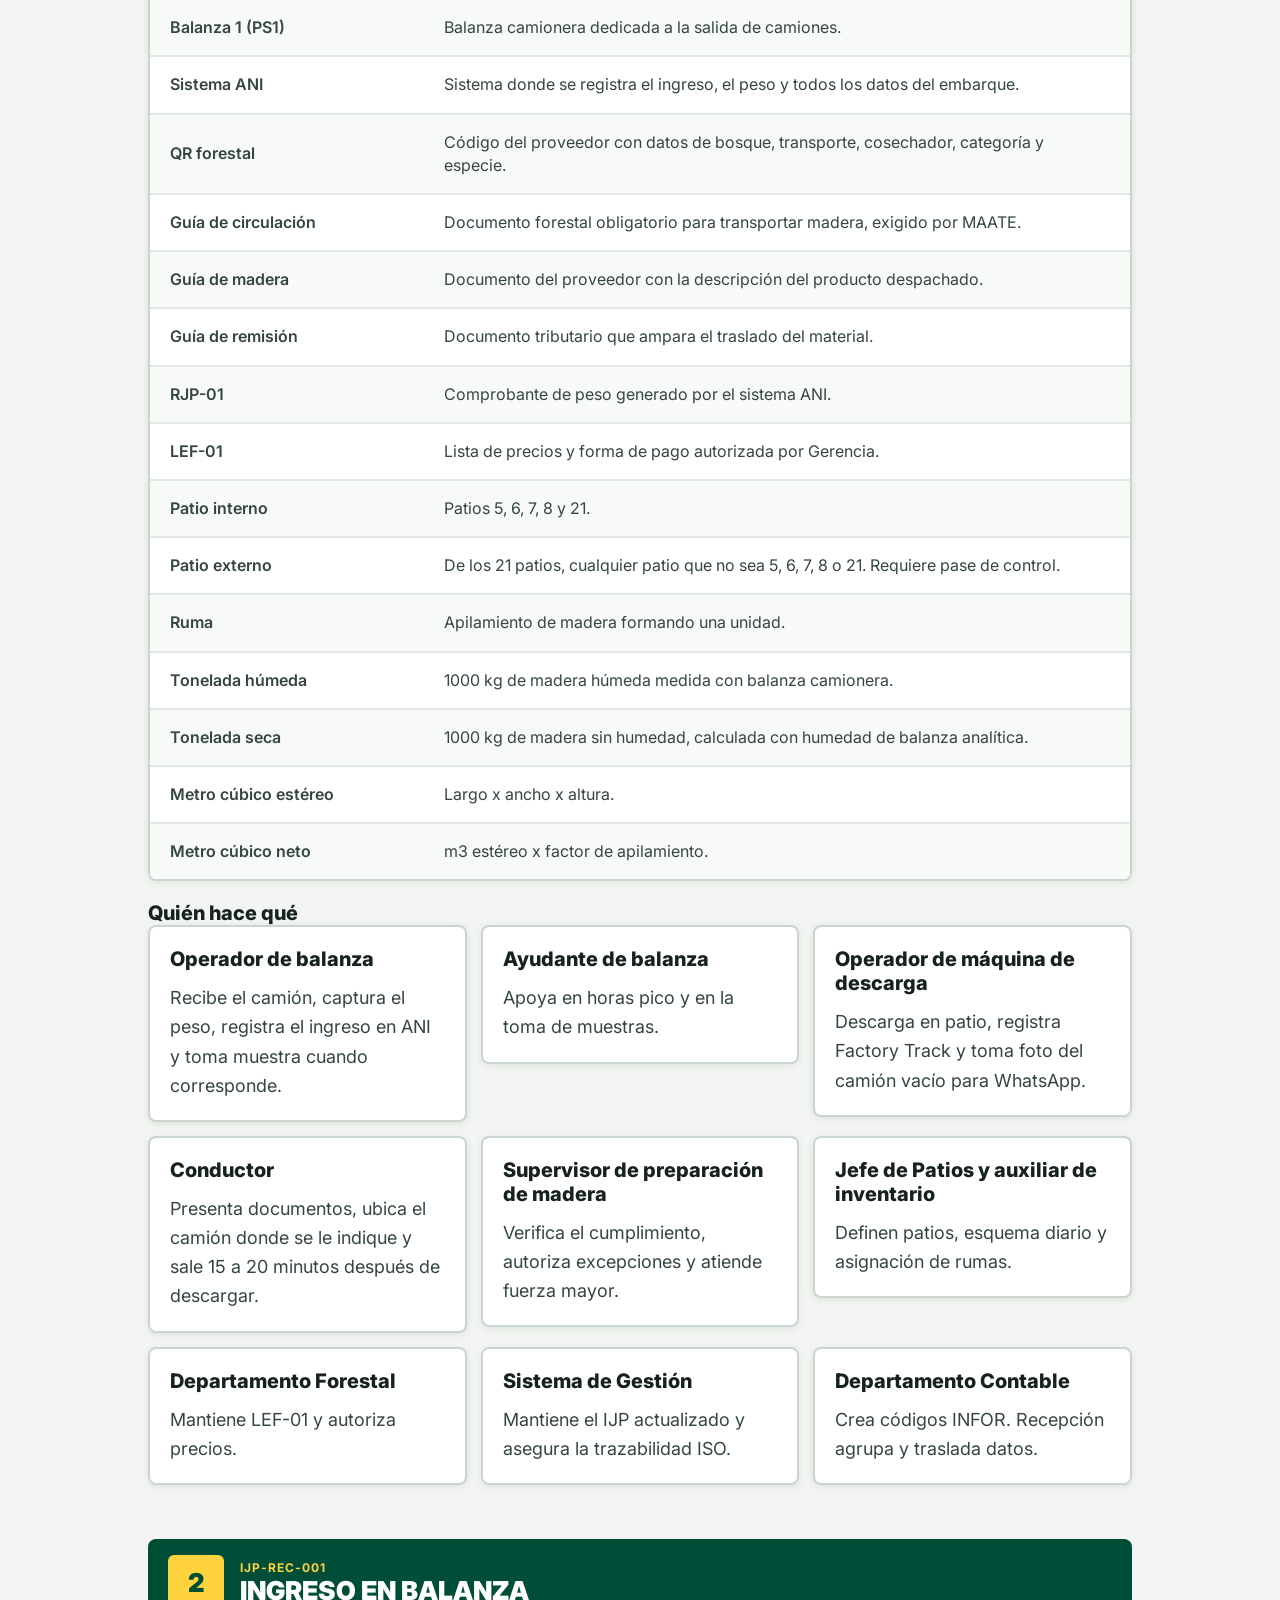
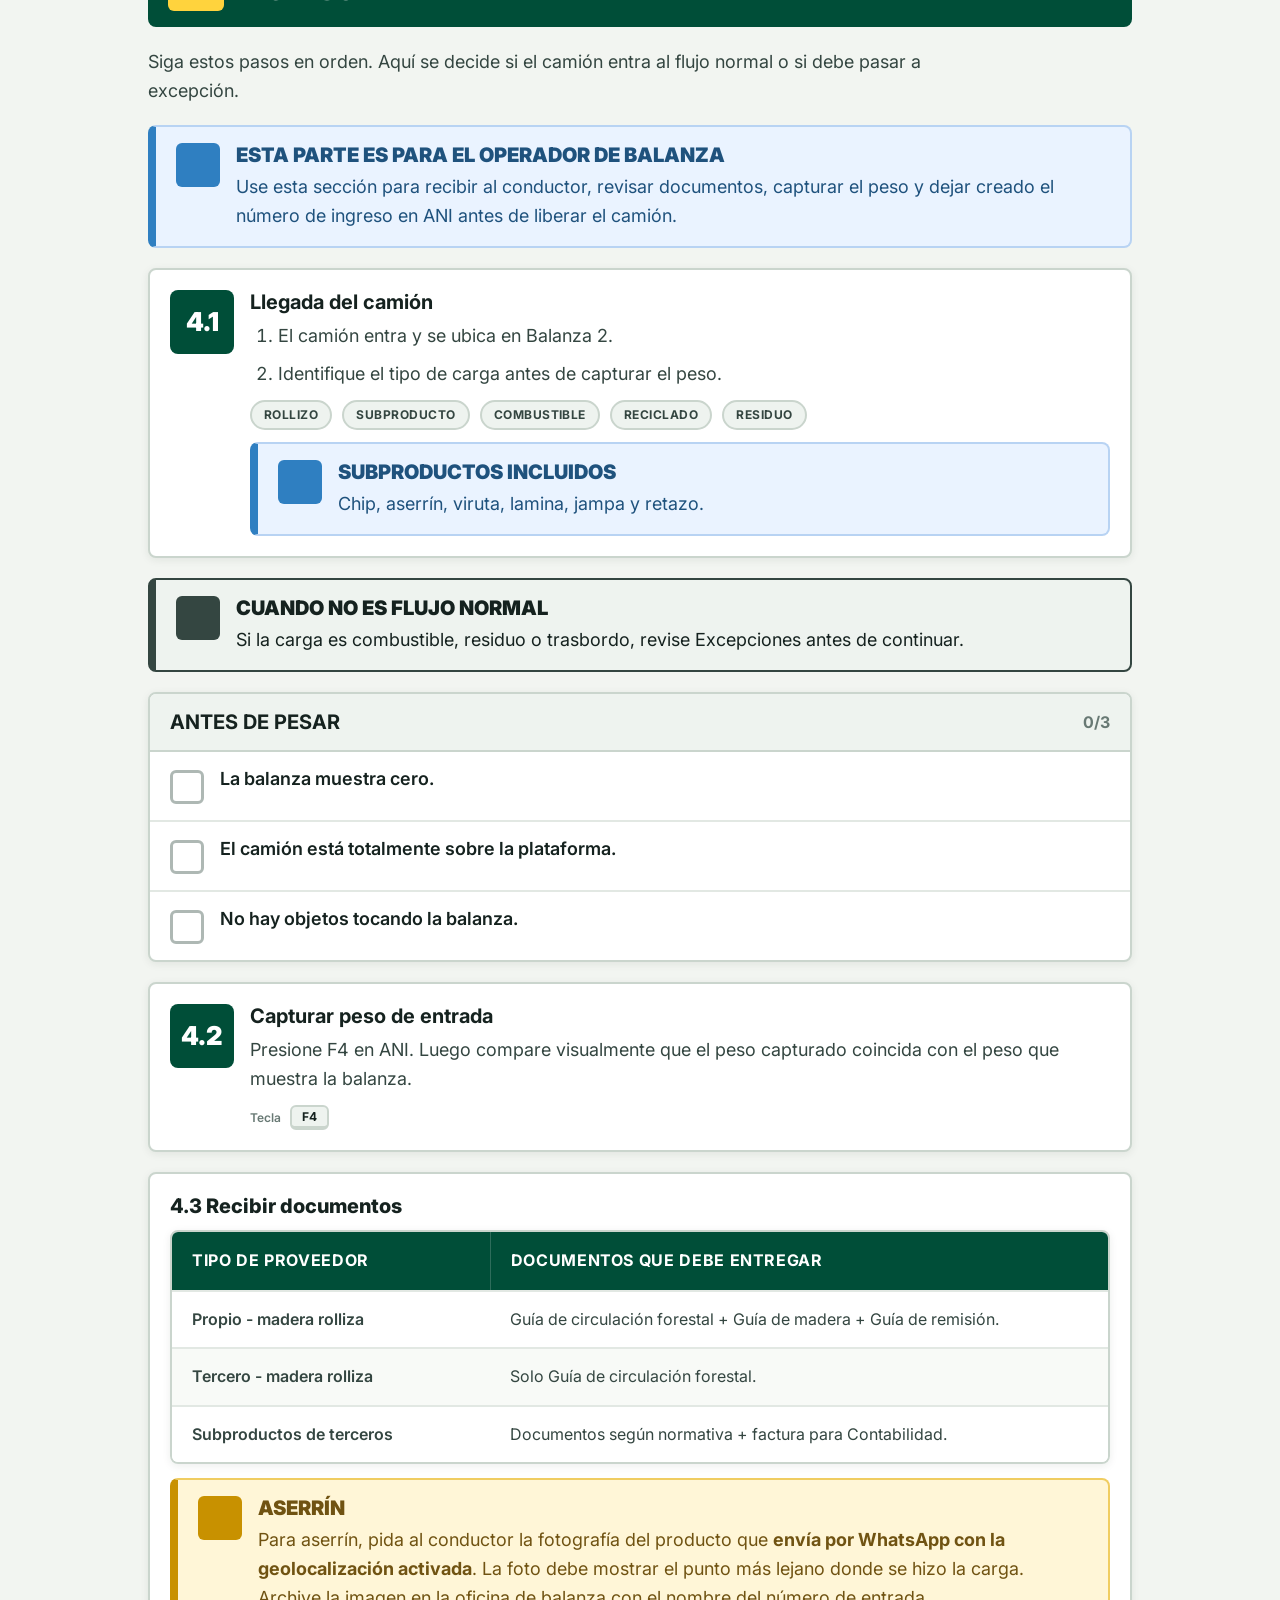
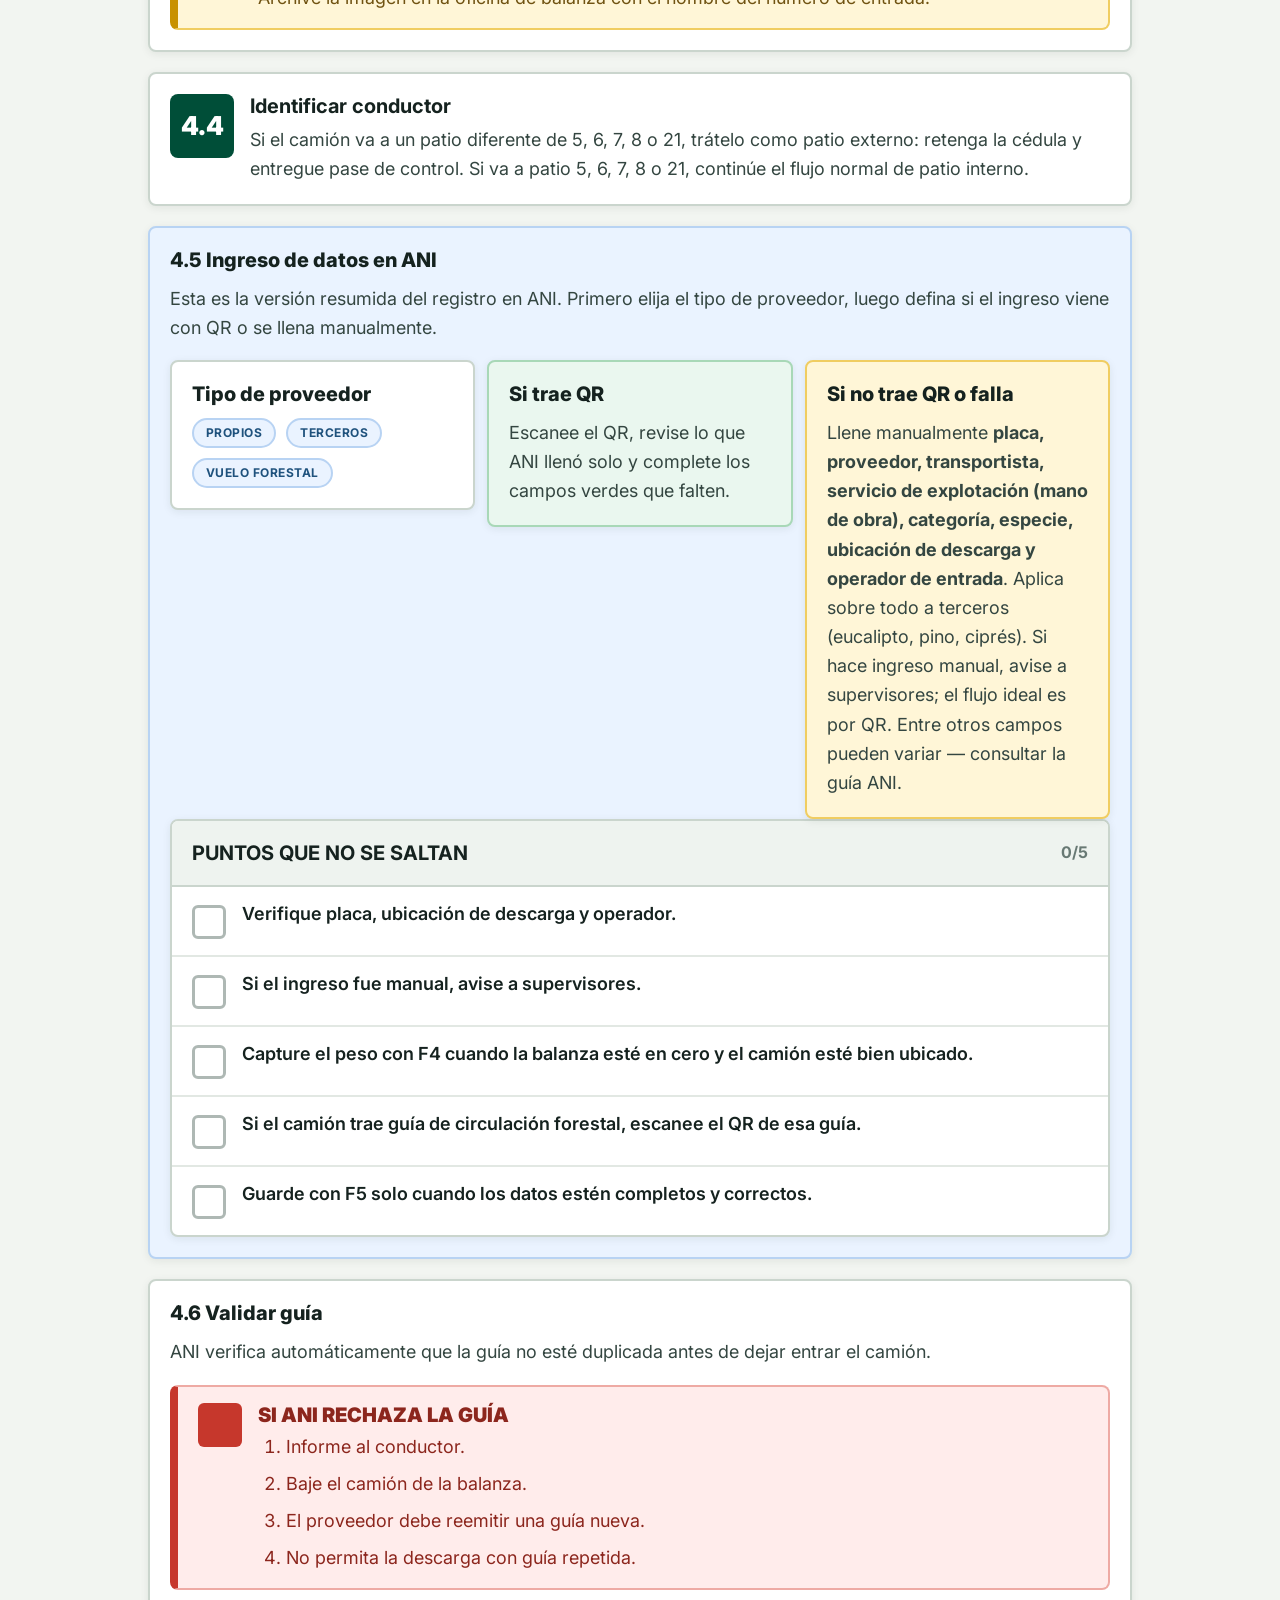
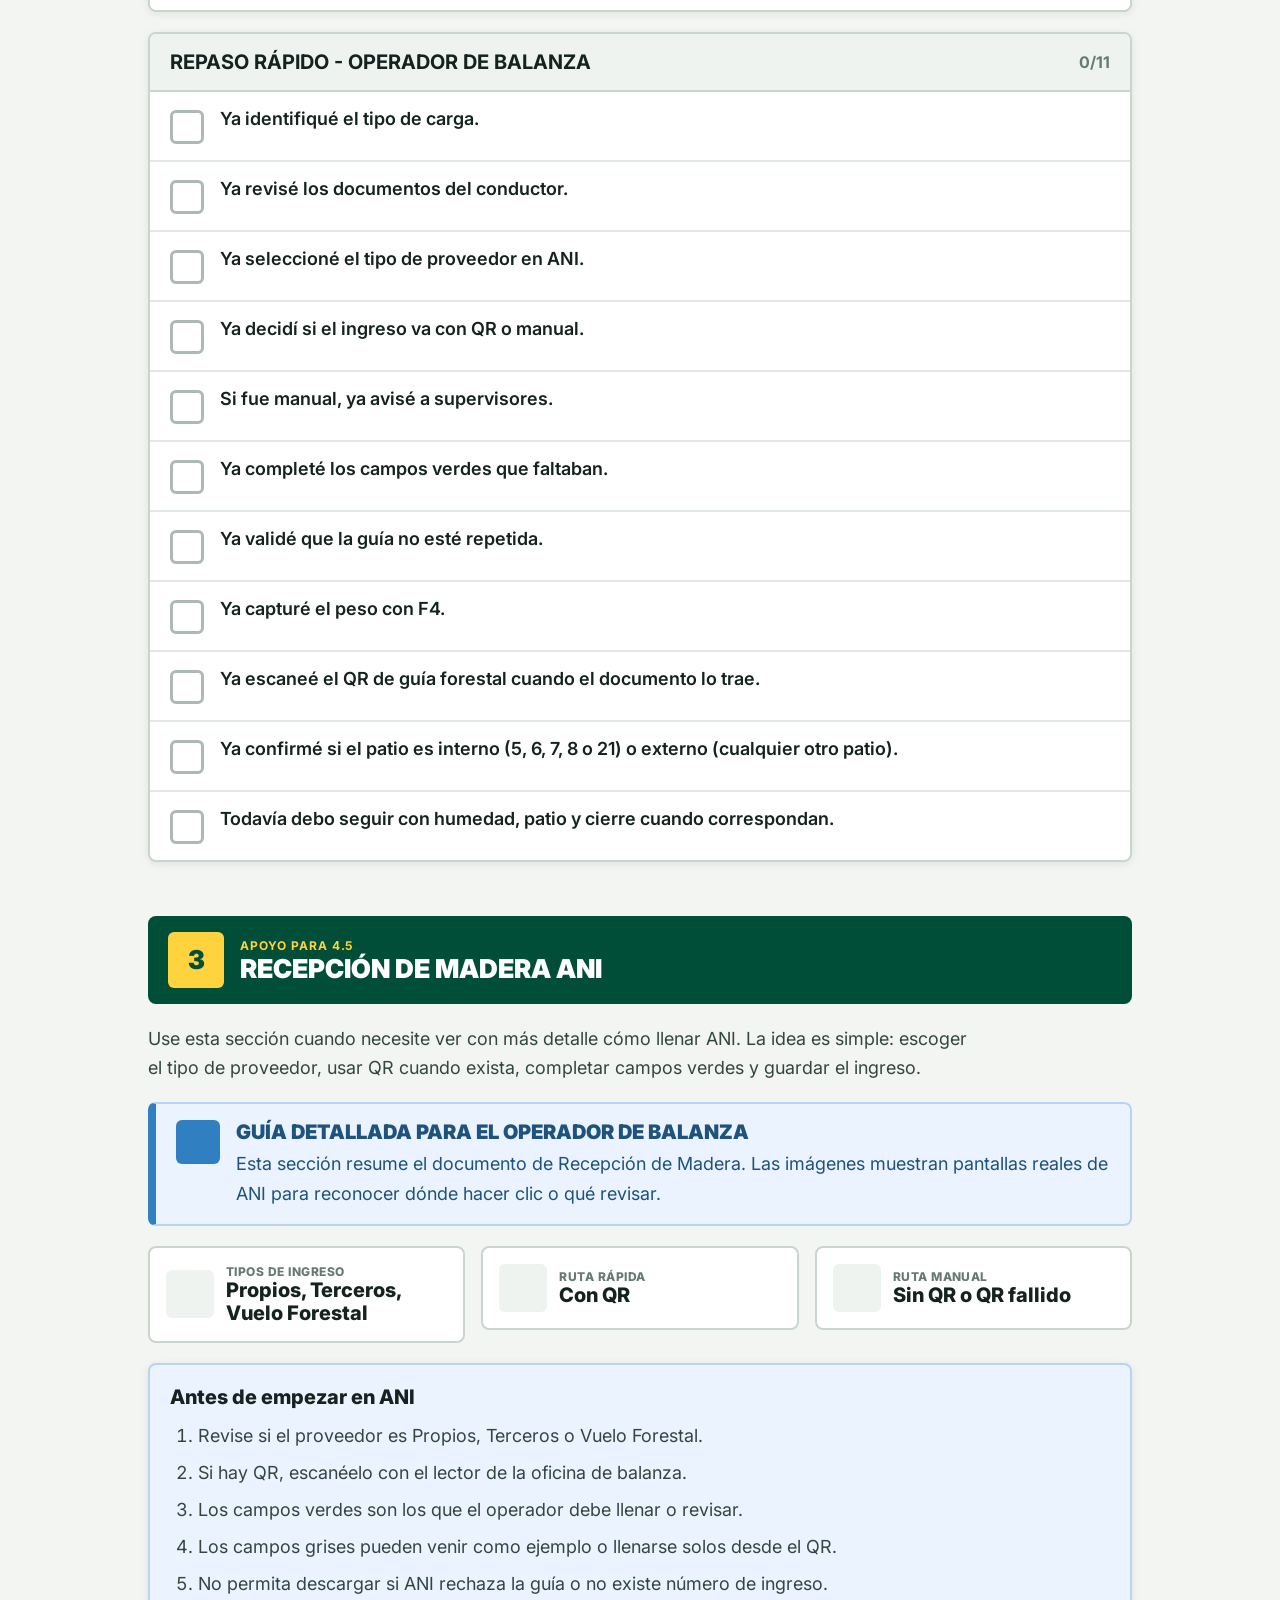
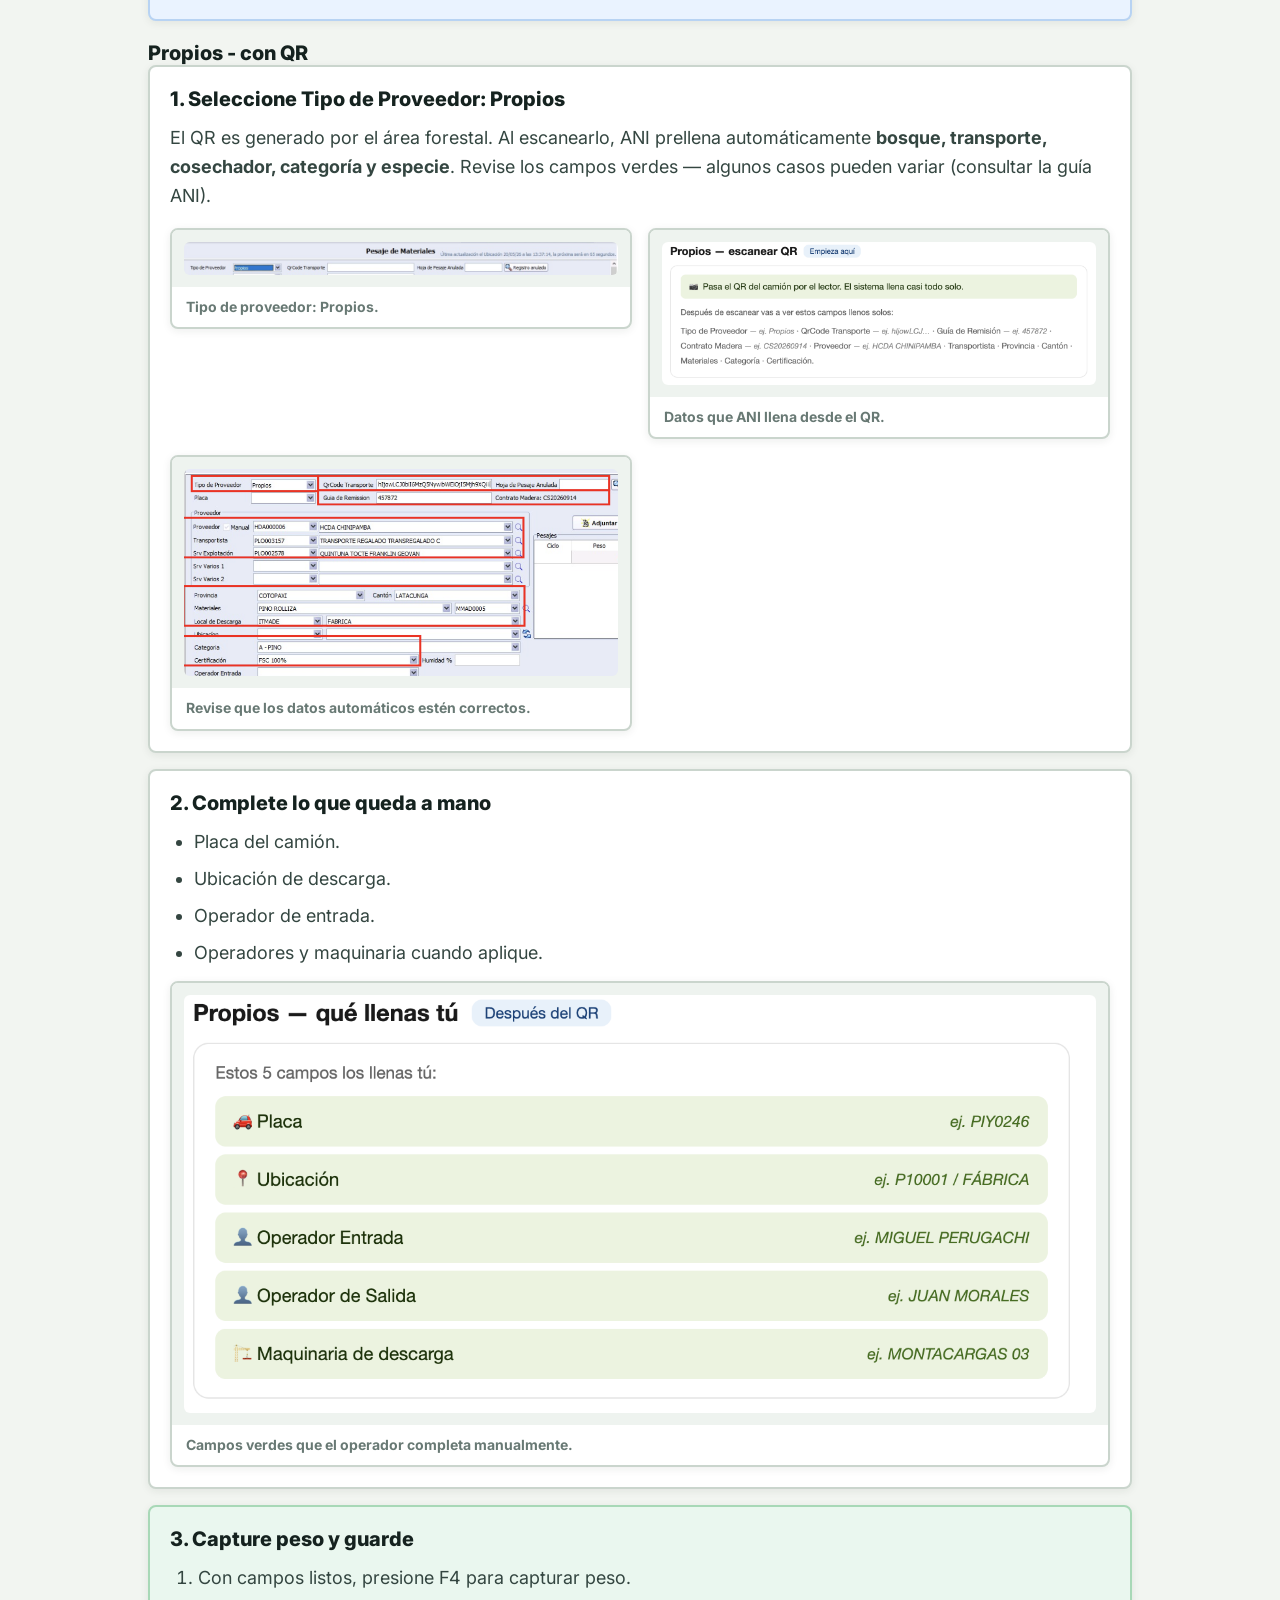
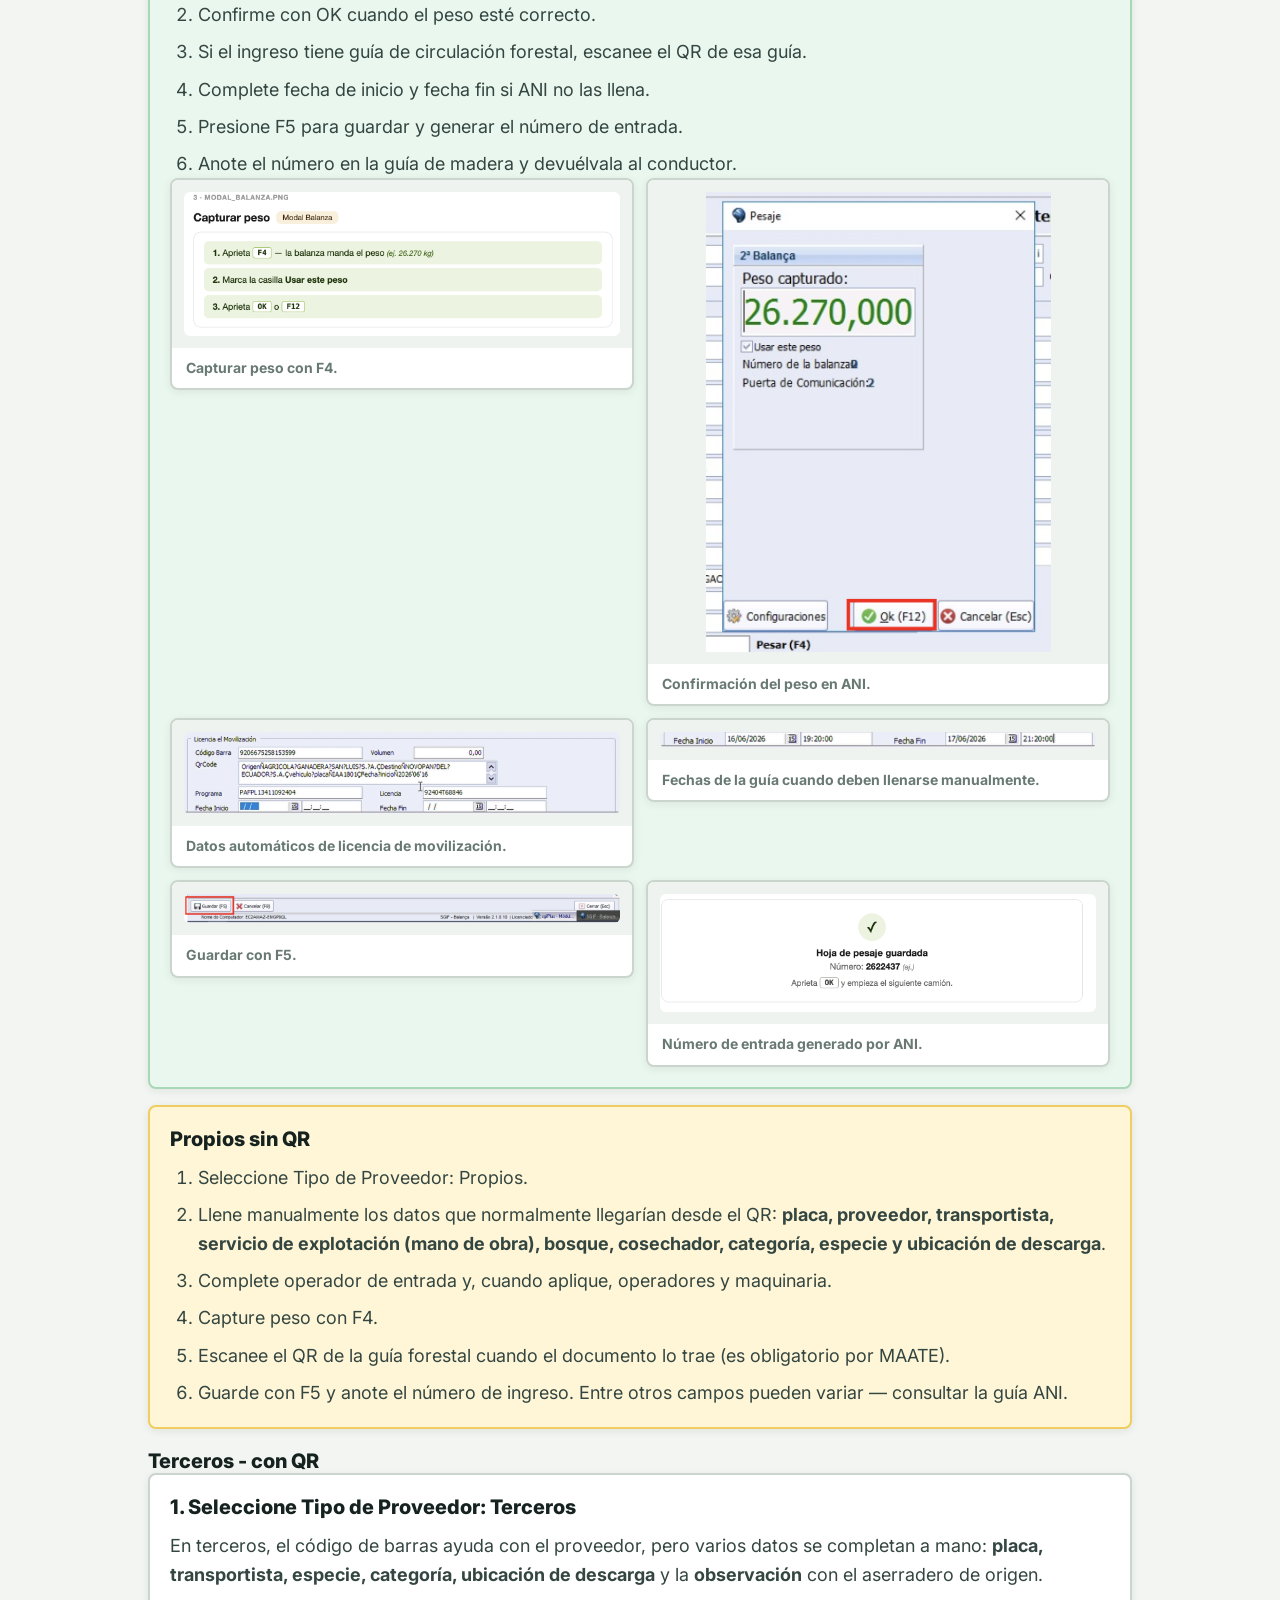
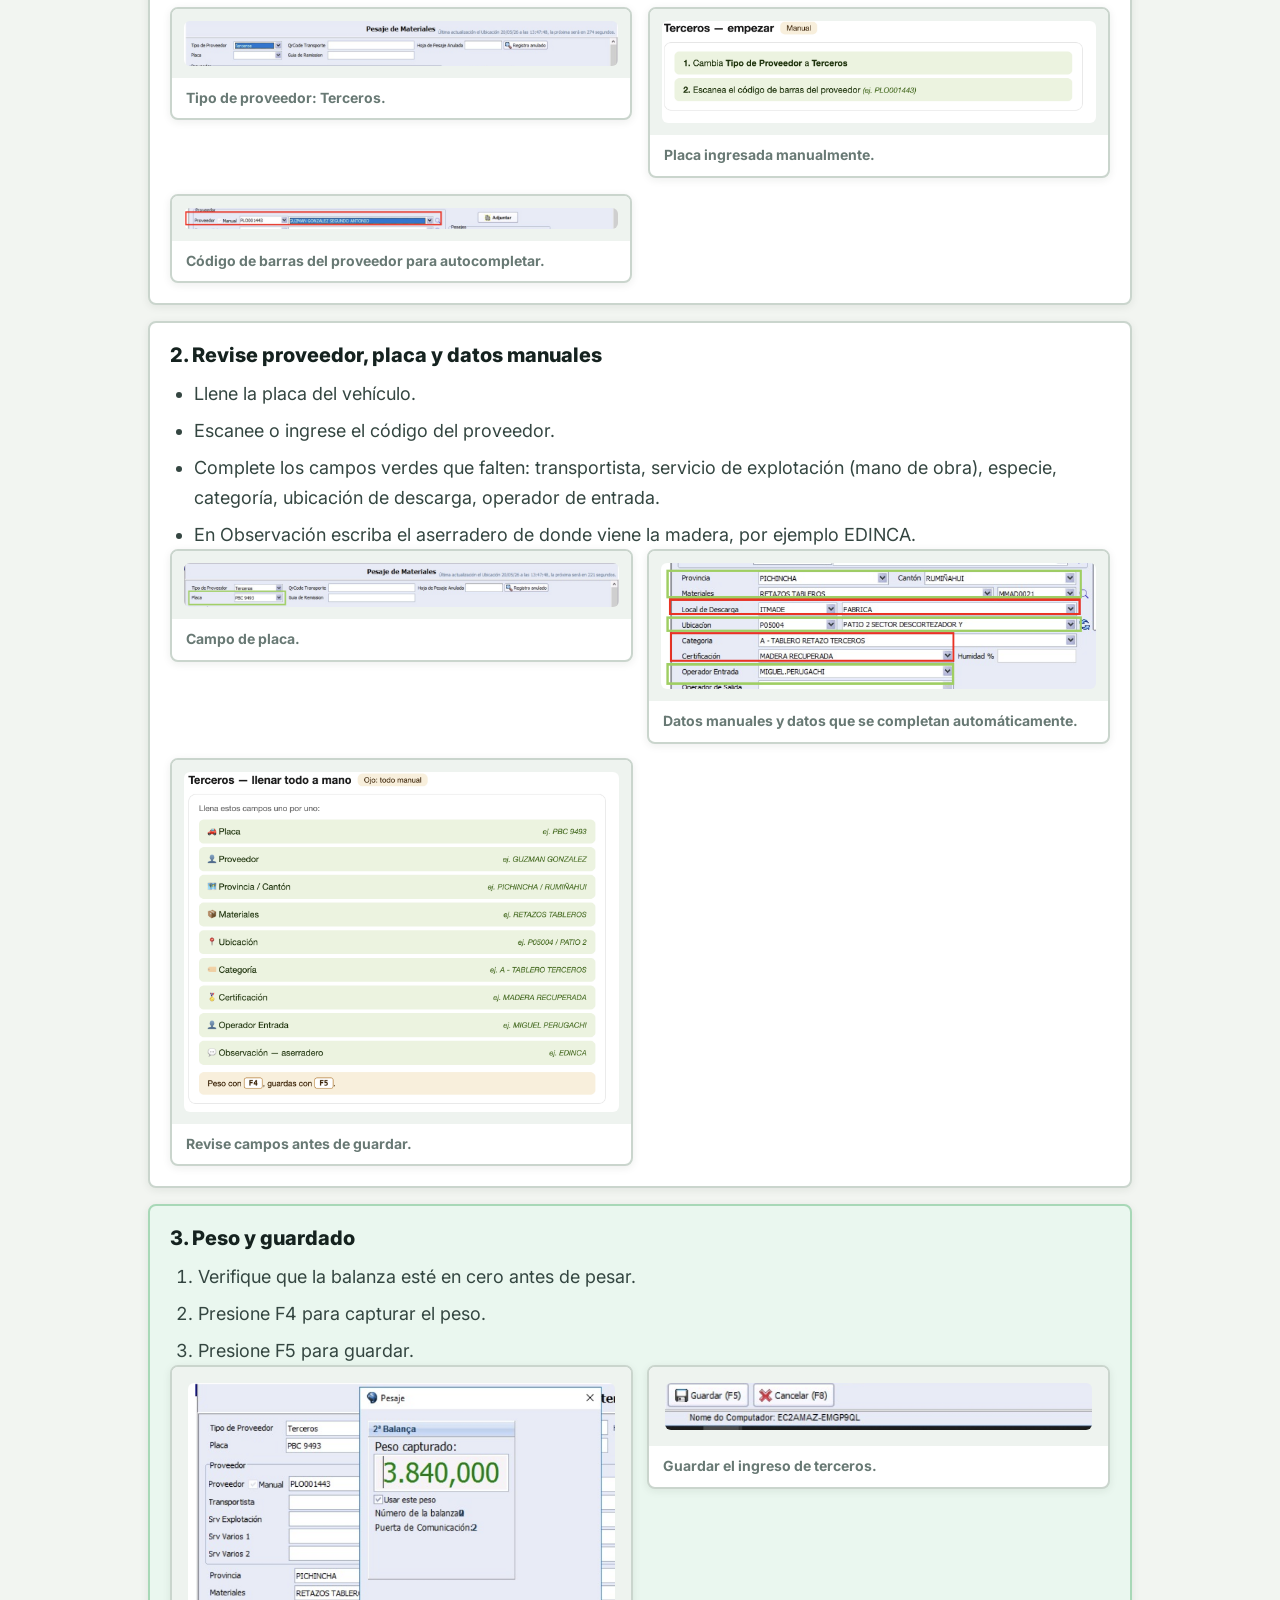
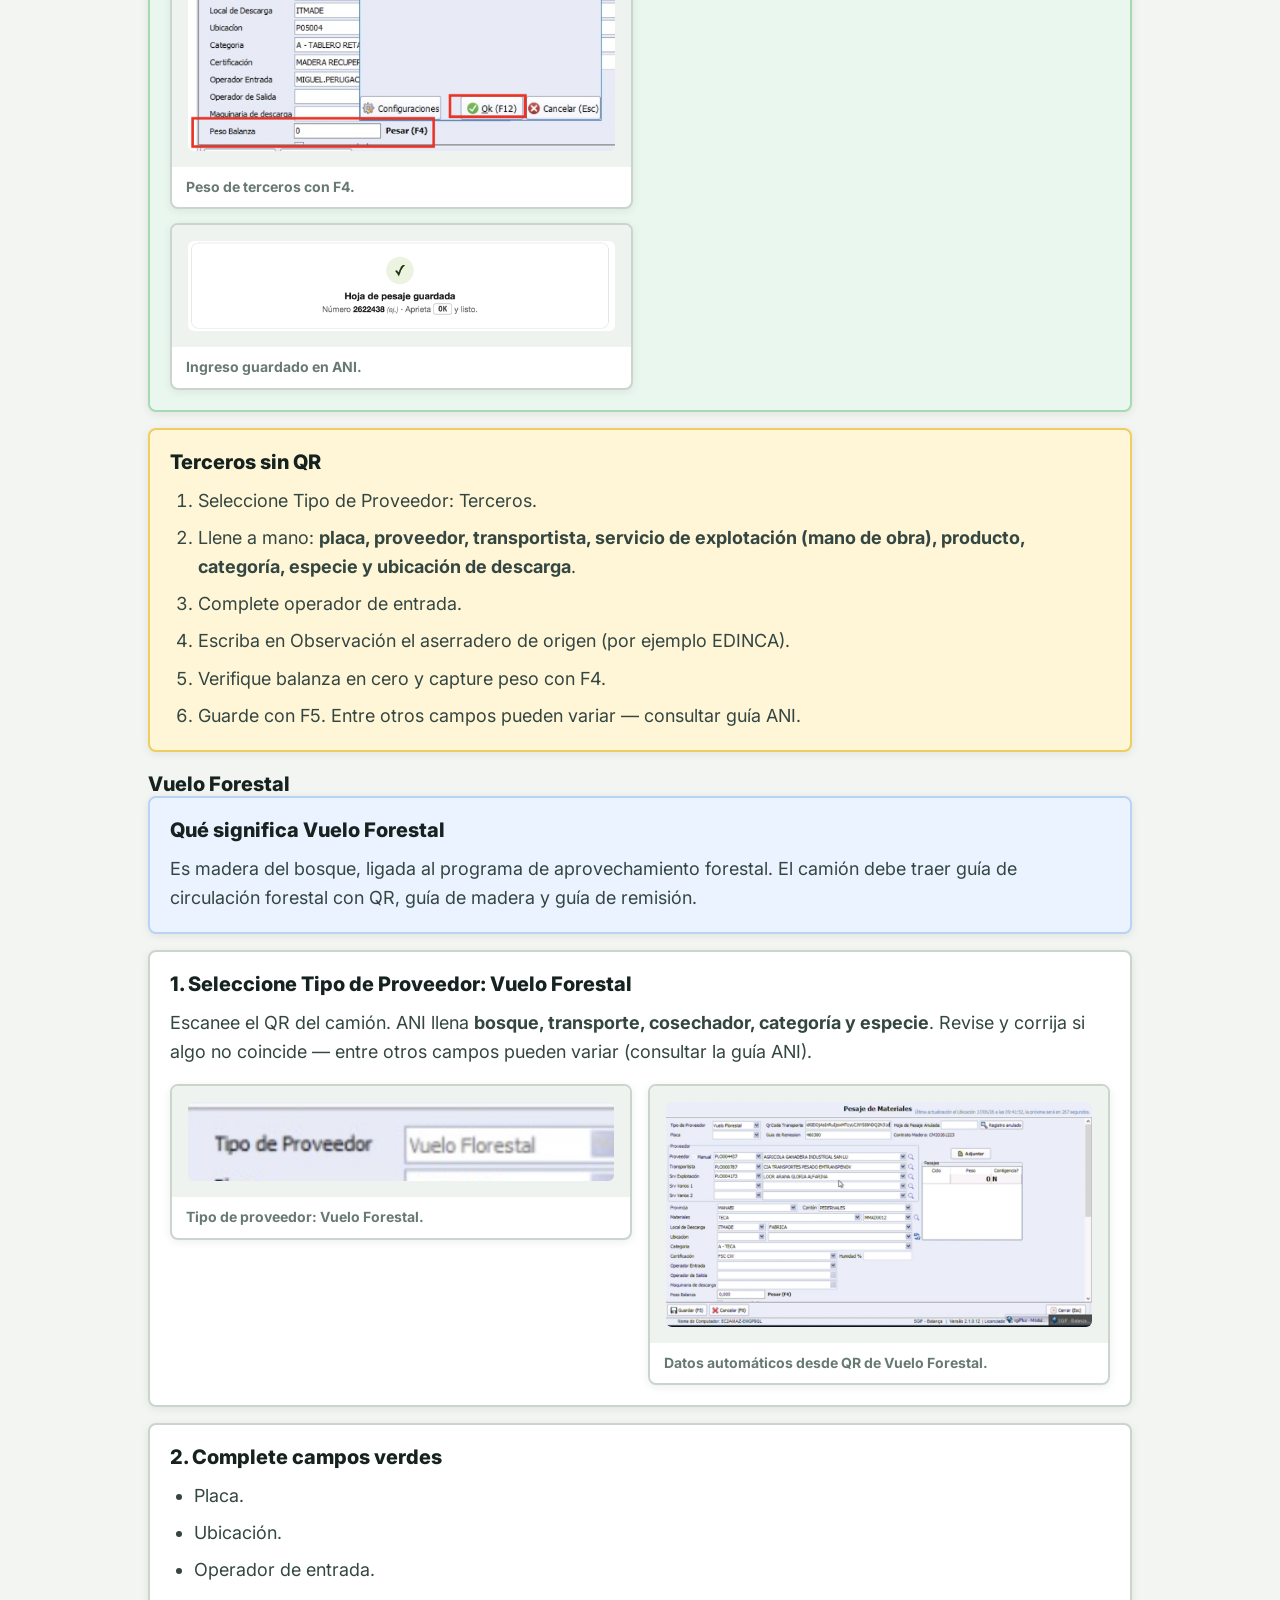
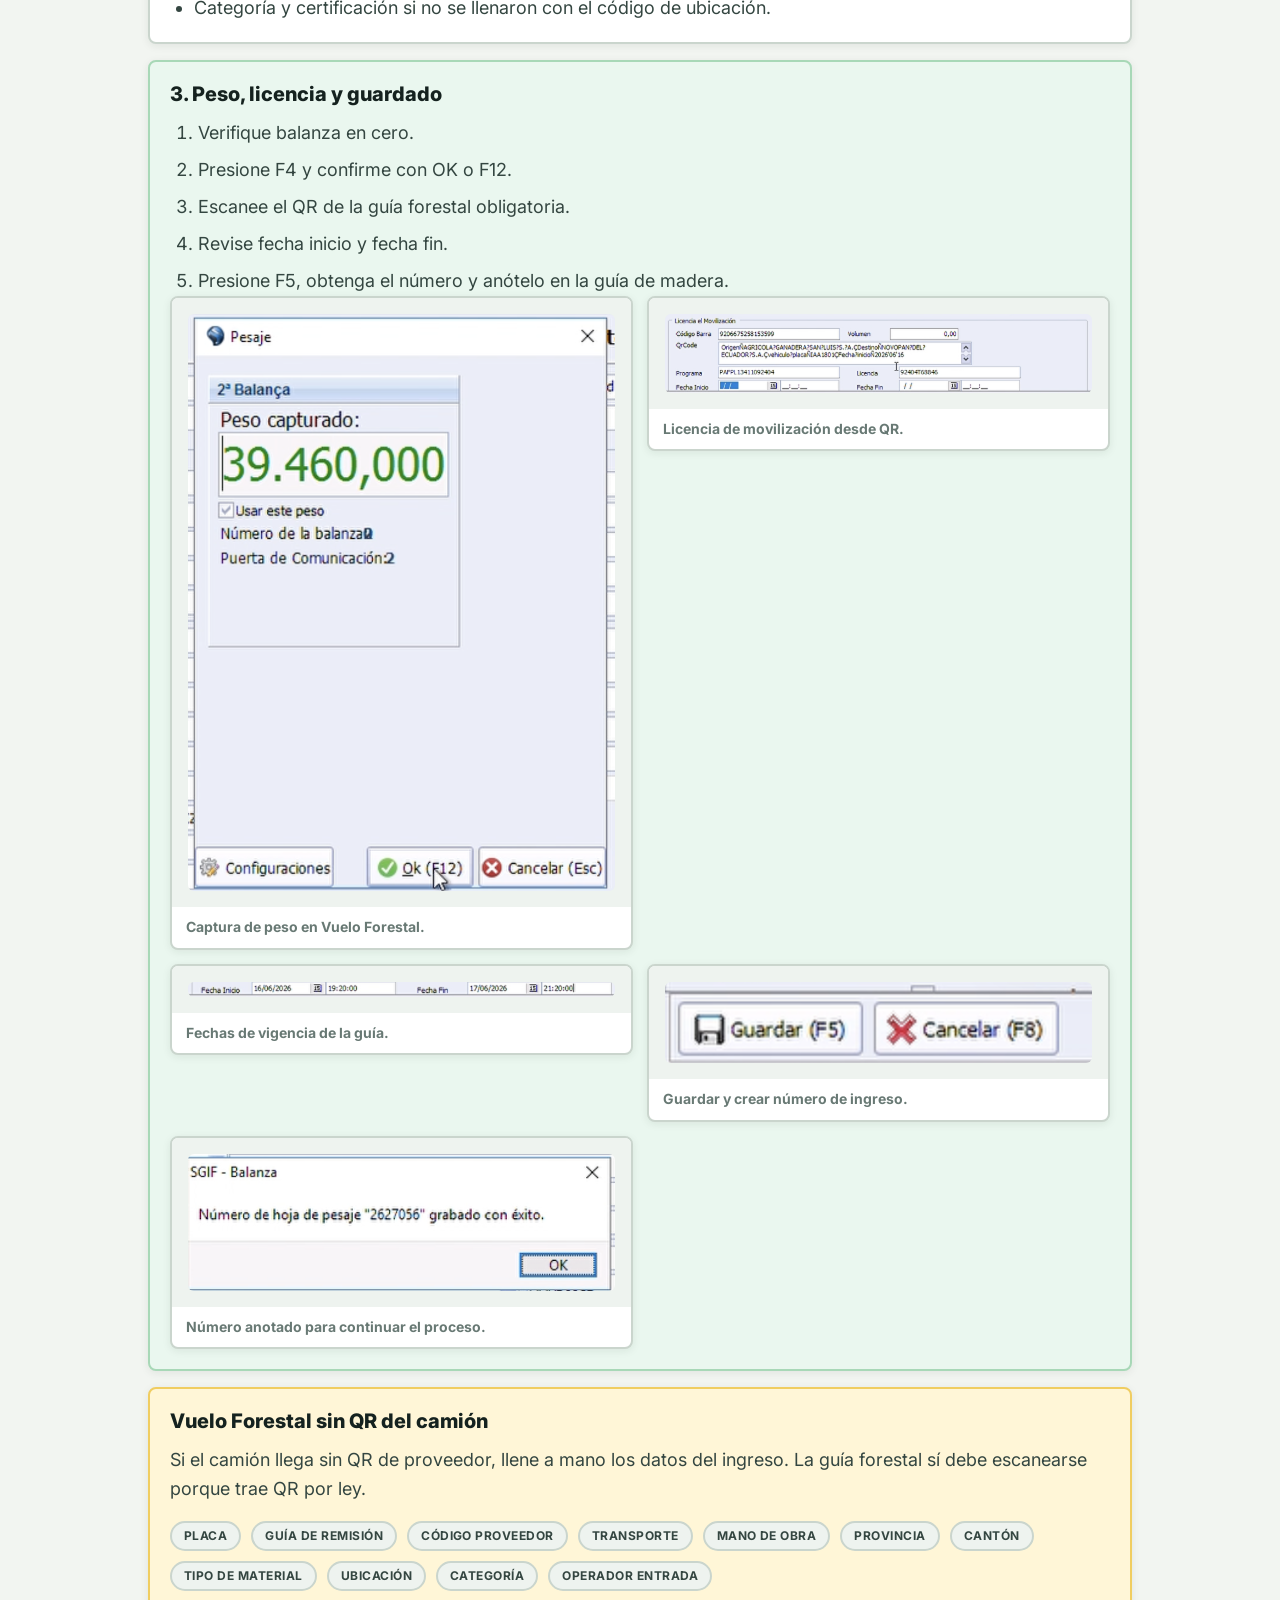
<file: instructivos/finales/NOVOPAN_Guia_Recepcion_Madera_FINAL_ESTATICO.html>
<!DOCTYPE html>
<html lang="es">
<head>
  <meta charset="utf-8">
  <meta name="viewport" content="width=device-width, initial-scale=1">
  <title>NOVOPAN - Guía de Recepción de Madera (versión estática)</title>
  <link rel="stylesheet" href="./NOVOPNHTML1_files/styles.css?v=20260619-static-final">
  <style>

    body {
      background: var(--surface-page);
    }

    #root {
      min-height: 100vh;
    }

    .print-export {
      max-width: 1040px;
      margin: 0 auto;
      padding: 32px 28px 56px;
    }

    .print-cover {
      min-height: 560px;
      display: flex;
      flex-direction: column;
      justify-content: center;
      padding: 48px;
      margin-bottom: 28px;
      border-radius: var(--radius-md);
      background: var(--novopan-green);
      color: #fff;
      break-after: page;
    }

    .print-cover__brand {
      font-family: var(--font-display);
      font-weight: 900;
      font-size: 30px;
      color: var(--novopan-yellow);
      letter-spacing: 0;
      text-transform: uppercase;
    }

    .print-cover h1 {
      max-width: 760px;
      margin: 18px 0 0;
      font-family: var(--font-display);
      font-size: 52px;
      line-height: 1.05;
      letter-spacing: 0;
      text-transform: uppercase;
      overflow-wrap: anywhere;
    }

    .print-cover p {
      max-width: 620px;
      margin: 18px 0 0;
      font-family: var(--font-body);
      font-size: 20px;
      line-height: 1.5;
      color: rgba(255,255,255,0.9);
    }

    @media (max-width: 600px) {
      .print-export {
        padding: 24px 16px 40px;
      }

      .print-cover {
        padding: 32px 28px;
      }

      .print-cover h1 {
        font-size: clamp(32px, 9vw, 38px);
        overflow-wrap: normal;
      }

      .print-cover p {
        font-size: 18px;
      }
    }

    .print-section {
      padding: 18px 0 36px;
      break-before: page;
    }

    .screen-nav-button {
      display: none !important;
    }

    @media print {
      @page {
        size: Letter;
        margin: 0.45in;
      }

      body {
        background: #fff;
      }

      .print-export {
        max-width: none;
        padding: 0;
      }

      .print-cover {
        min-height: 9.2in;
        margin: 0;
        border-radius: 0;
        box-shadow: none;
      }

      .print-section {
        padding-top: 0;
        break-before: page;
        break-inside: auto;
      }

      .print-section:first-of-type {
        break-before: avoid;
      }

      .print-section h2,
      .print-section h3,
      .print-section h4 {
        break-after: avoid-page;
        break-inside: avoid;
      }

      figure,
      table,
      img,
      figure img {
        break-inside: avoid;
        max-width: 100%;
        page-break-inside: avoid;
      }

      ul, ol {
        break-inside: avoid-page;
      }

      li {
        break-inside: avoid;
      }

      [class*="Callout"], [class*="callout"],
      [class*="card-"], .card, figure {
        break-inside: avoid;
      }

      .factory-step-row {
        break-inside: avoid;
      }

      *,
      *::before,
      *::after {
        print-color-adjust: exact;
        -webkit-print-color-adjust: exact;
      }
    }
  
  </style>
</head>
<body>
  <div id="root">
<link rel="preload" as="image" href="./NOVOPNHTML1_files/assets/recepcion_madera/image5.png"/><link rel="preload" as="image" href="./NOVOPNHTML1_files/assets/recepcion_madera/image14.png"/><link rel="preload" as="image" href="./NOVOPNHTML1_files/assets/recepcion_madera/image24.png"/><link rel="preload" as="image" href="./NOVOPNHTML1_files/assets/recepcion_madera/image9.png"/><link rel="preload" as="image" href="./NOVOPNHTML1_files/assets/recepcion_madera/image11.png"/><link rel="preload" as="image" href="./NOVOPNHTML1_files/assets/recepcion_madera/image7.png"/><link rel="preload" as="image" href="./NOVOPNHTML1_files/assets/recepcion_madera/image10.png"/><link rel="preload" as="image" href="./NOVOPNHTML1_files/assets/recepcion_madera/image8.png"/><link rel="preload" as="image" href="./NOVOPNHTML1_files/assets/recepcion_madera/image15.png"/><link rel="preload" as="image" href="./NOVOPNHTML1_files/assets/recepcion_madera/image4.png"/><link rel="preload" as="image" href="./NOVOPNHTML1_files/assets/recepcion_madera/image6.png"/><link rel="preload" as="image" href="./NOVOPNHTML1_files/assets/recepcion_madera/image16.png"/><link rel="preload" as="image" href="./NOVOPNHTML1_files/assets/recepcion_madera/image1.png"/><link rel="preload" as="image" href="./NOVOPNHTML1_files/assets/recepcion_madera/image12.png"/><link rel="preload" as="image" href="./NOVOPNHTML1_files/assets/recepcion_madera/image17.png"/><link rel="preload" as="image" href="./NOVOPNHTML1_files/assets/recepcion_madera/image23.png"/><link rel="preload" as="image" href="./NOVOPNHTML1_files/assets/recepcion_madera/image21.png"/><link rel="preload" as="image" href="./NOVOPNHTML1_files/assets/recepcion_madera/image18.png"/><link rel="preload" as="image" href="./NOVOPNHTML1_files/assets/recepcion_madera/image19.png"/><link rel="preload" as="image" href="./NOVOPNHTML1_files/assets/recepcion_madera/image20.png"/><link rel="preload" as="image" href="./NOVOPNHTML1_files/assets/recepcion_madera/image22.png"/><link rel="preload" as="image" href="./NOVOPNHTML1_files/assets/recepcion_madera/image13.png"/><link rel="preload" as="image" href="./NOVOPNHTML1_files/assets/recepcion_madera/image2.png"/><link rel="preload" as="image" href="./NOVOPNHTML1_files/assets/recepcion_madera/image3.png"/><link rel="preload" as="image" href="./NOVOPNHTML1_files/assets/ijp/image1.jpg"/><link rel="preload" as="image" href="./NOVOPNHTML1_files/assets/ijp/image2.jpg"/><link rel="preload" as="image" href="./NOVOPNHTML1_files/assets/ijp/image12.png"/><link rel="preload" as="image" href="./NOVOPNHTML1_files/assets/ijp/image3.png"/><link rel="preload" as="image" href="./NOVOPNHTML1_files/assets/ijp/image5.png"/><link rel="preload" as="image" href="./NOVOPNHTML1_files/assets/ijp/image4.png"/><link rel="preload" as="image" href="./NOVOPNHTML1_files/assets/ijp/image7.png"/><link rel="preload" as="image" href="./NOVOPNHTML1_files/assets/ijp/image10.png"/><link rel="preload" as="image" href="./NOVOPNHTML1_files/assets/ijp/image11.png"/><link rel="preload" as="image" href="./NOVOPNHTML1_files/assets/ijp/image8.png"/><link rel="preload" as="image" href="./NOVOPNHTML1_files/assets/ijp/image9.png"/><link rel="preload" as="image" href="./NOVOPNHTML1_files/assets/ijp/image6.png"/><main class="print-export"><section class="print-cover"><div class="print-cover__brand">NOVOPAN</div><h1>Recepción de Madera y Subproductos</h1><p>Guía de campo para operadores de balanza, recepción ANI, humedad, cierre, descarga y Factory Track.</p><p>IJP-REC-001 · Versión de capacitación · 18 de junio de 2026</p></section><section class="print-section"><div style="display:flex;flex-direction:column;gap:20px"><div style="display:flex;align-items:center;gap:var(--space-4);padding:var(--space-4) var(--space-5);background:var(--novopan-green);color:#fff;border-radius:var(--radius-md)"><span style="flex:0 0 auto;min-width:56px;height:56px;display:inline-flex;align-items:center;justify-content:center;padding:0 12px;background:var(--novopan-yellow);color:var(--novopan-green);font-family:var(--font-display);font-weight:var(--fw-black);font-size:var(--fs-h3);border-radius:var(--radius-sm);line-height:1">1</span><div style="display:flex;flex-direction:column;gap:2px;min-width:0"><span style="font-family:var(--font-body);font-weight:var(--fw-bold);font-size:var(--fs-caption);letter-spacing:var(--ls-caps);text-transform:uppercase;color:var(--novopan-yellow)">IJP-REC-001</span><h2 style="margin:0;font-family:var(--font-display);font-weight:var(--fw-black);font-size:var(--fs-h3);letter-spacing:var(--ls-tight);text-transform:uppercase;line-height:var(--lh-tight)">Antes de recibir</h2></div><span style="margin-left:auto;flex:0 0 auto;opacity:0.85"><span class="material-symbols-rounded" aria-hidden="true" style="font-family:var(--font-icon);font-size:40px;line-height:1;color:var(--novopan-yellow);user-select:none;font-variation-settings:&#x27;FILL&#x27; 1, &#x27;wght&#x27; 600, &#x27;GRAD&#x27; 0, &#x27;opsz&#x27; 40;display:inline-flex;vertical-align:middle">menu_book</span></span></div><p style="margin:0;font-family:var(--font-body);font-size:var(--fs-body-lg);color:var(--text-body);line-height:var(--lh-relaxed);max-width:820px">Primero entienda el flujo, los nombres usados en el IJP y quien toma cada decisión. Esto evita dudas cuando el camión ya está en balanza.</p><div style="background:var(--surface-card);border:2px solid var(--line-200);border-radius:var(--radius-lg);overflow:hidden;box-shadow:var(--shadow-md);display:flex;flex-direction:column"><div style="display:flex;align-items:center;gap:var(--space-4);padding:var(--space-4) var(--space-5);background:var(--novopan-green);color:#fff"><span style="flex:0 0 auto;width:52px;height:52px;border-radius:var(--radius-md);background:rgba(255,255,255,0.16);display:flex;align-items:center;justify-content:center"><span class="material-symbols-rounded" aria-hidden="true" style="font-family:var(--font-icon);font-size:32px;line-height:1;color:#fff;user-select:none;font-variation-settings:&#x27;FILL&#x27; 1, &#x27;wght&#x27; 600, &#x27;GRAD&#x27; 0, &#x27;opsz&#x27; 32;display:inline-flex;vertical-align:middle">route</span></span><div style="flex:1;min-width:0"><span style="display:inline-block;font-family:var(--font-body);font-weight:var(--fw-bold);font-size:var(--fs-caption);letter-spacing:var(--ls-caps);text-transform:uppercase;opacity:0.9;margin-bottom:2px">Vista general</span><h3 style="margin:0;font-family:var(--font-display);font-weight:var(--fw-black);font-size:var(--fs-h3);text-transform:uppercase;letter-spacing:var(--ls-tight);line-height:var(--lh-tight)">Qué cubre esta guía</h3></div></div><div style="flex:1;padding:var(--space-5);font-family:var(--font-body);font-size:var(--fs-body-lg);color:var(--text-body);line-height:var(--lh-relaxed)"><p style="margin-top:0">Esta guía explica cómo recibir un camión, registrar el ingreso, tomar muestras, asignar patio, cerrar el ingreso y registrar la descarga.</p><div style="display:grid;grid-template-columns:repeat(auto-fit, minmax(120px, 1fr));gap:12px"><div style="position:relative;min-height:112px;padding:12px 10px 10px;background:var(--surface-card);border:2px solid var(--novopan-green);border-radius:var(--radius-md);text-align:center"><span style="position:absolute;top:8px;left:10px;width:26px;height:26px;border-radius:50%;display:inline-flex;align-items:center;justify-content:center;background:var(--novopan-yellow);color:var(--novopan-green);font-family:var(--font-display);font-weight:900">1</span><span style="width:42px;height:42px;margin:2px auto 8px;border-radius:var(--radius-sm);display:flex;align-items:center;justify-content:center;background:var(--novopan-green)"><span class="material-symbols-rounded" aria-hidden="true" style="font-family:var(--font-icon);font-size:28px;line-height:1;color:var(--novopan-yellow);user-select:none;font-variation-settings:&#x27;FILL&#x27; 1, &#x27;wght&#x27; 600, &#x27;GRAD&#x27; 0, &#x27;opsz&#x27; 28;display:inline-flex;vertical-align:middle">local_shipping</span></span><div style="font-family:var(--font-display);font-weight:900;font-size:14px;color:var(--text-strong);text-transform:uppercase;line-height:1.12">Llega camión</div><div style="margin-top:4px;font-family:var(--font-body);font-size:12px;color:var(--text-muted);line-height:1.15">BPS2</div></div><div style="position:relative;min-height:112px;padding:12px 10px 10px;background:var(--surface-card);border:2px solid var(--novopan-green);border-radius:var(--radius-md);text-align:center"><span style="position:absolute;top:8px;left:10px;width:26px;height:26px;border-radius:50%;display:inline-flex;align-items:center;justify-content:center;background:var(--novopan-yellow);color:var(--novopan-green);font-family:var(--font-display);font-weight:900">2</span><span style="width:42px;height:42px;margin:2px auto 8px;border-radius:var(--radius-sm);display:flex;align-items:center;justify-content:center;background:var(--novopan-green)"><span class="material-symbols-rounded" aria-hidden="true" style="font-family:var(--font-icon);font-size:28px;line-height:1;color:var(--novopan-yellow);user-select:none;font-variation-settings:&#x27;FILL&#x27; 1, &#x27;wght&#x27; 600, &#x27;GRAD&#x27; 0, &#x27;opsz&#x27; 28;display:inline-flex;vertical-align:middle">balance</span></span><div style="font-family:var(--font-display);font-weight:900;font-size:14px;color:var(--text-strong);text-transform:uppercase;line-height:1.12">Peso entrada</div><div style="margin-top:4px;font-family:var(--font-body);font-size:12px;color:var(--text-muted);line-height:1.15">F4 en ANI</div></div><div style="position:relative;min-height:112px;padding:12px 10px 10px;background:var(--surface-card);border:2px solid var(--novopan-green);border-radius:var(--radius-md);text-align:center"><span style="position:absolute;top:8px;left:10px;width:26px;height:26px;border-radius:50%;display:inline-flex;align-items:center;justify-content:center;background:var(--novopan-yellow);color:var(--novopan-green);font-family:var(--font-display);font-weight:900">3</span><span style="width:42px;height:42px;margin:2px auto 8px;border-radius:var(--radius-sm);display:flex;align-items:center;justify-content:center;background:var(--novopan-green)"><span class="material-symbols-rounded" aria-hidden="true" style="font-family:var(--font-icon);font-size:28px;line-height:1;color:var(--novopan-yellow);user-select:none;font-variation-settings:&#x27;FILL&#x27; 1, &#x27;wght&#x27; 600, &#x27;GRAD&#x27; 0, &#x27;opsz&#x27; 28;display:inline-flex;vertical-align:middle">description</span></span><div style="font-family:var(--font-display);font-weight:900;font-size:14px;color:var(--text-strong);text-transform:uppercase;line-height:1.12">Documentos</div><div style="margin-top:4px;font-family:var(--font-body);font-size:12px;color:var(--text-muted);line-height:1.15">Guía y QR</div></div><div style="position:relative;min-height:112px;padding:12px 10px 10px;background:var(--surface-card);border:2px solid var(--novopan-green);border-radius:var(--radius-md);text-align:center"><span style="position:absolute;top:8px;left:10px;width:26px;height:26px;border-radius:50%;display:inline-flex;align-items:center;justify-content:center;background:var(--novopan-yellow);color:var(--novopan-green);font-family:var(--font-display);font-weight:900">4</span><span style="width:42px;height:42px;margin:2px auto 8px;border-radius:var(--radius-sm);display:flex;align-items:center;justify-content:center;background:var(--novopan-green)"><span class="material-symbols-rounded" aria-hidden="true" style="font-family:var(--font-icon);font-size:28px;line-height:1;color:var(--novopan-yellow);user-select:none;font-variation-settings:&#x27;FILL&#x27; 1, &#x27;wght&#x27; 600, &#x27;GRAD&#x27; 0, &#x27;opsz&#x27; 28;display:inline-flex;vertical-align:middle">science</span></span><div style="font-family:var(--font-display);font-weight:900;font-size:14px;color:var(--text-strong);text-transform:uppercase;line-height:1.12">Humedad</div><div style="margin-top:4px;font-family:var(--font-body);font-size:12px;color:var(--text-muted);line-height:1.15">Muestra</div></div><div style="position:relative;min-height:112px;padding:12px 10px 10px;background:var(--surface-card);border:2px solid var(--novopan-green);border-radius:var(--radius-md);text-align:center"><span style="position:absolute;top:8px;left:10px;width:26px;height:26px;border-radius:50%;display:inline-flex;align-items:center;justify-content:center;background:var(--novopan-yellow);color:var(--novopan-green);font-family:var(--font-display);font-weight:900">5</span><span style="width:42px;height:42px;margin:2px auto 8px;border-radius:var(--radius-sm);display:flex;align-items:center;justify-content:center;background:var(--novopan-green)"><span class="material-symbols-rounded" aria-hidden="true" style="font-family:var(--font-icon);font-size:28px;line-height:1;color:var(--novopan-yellow);user-select:none;font-variation-settings:&#x27;FILL&#x27; 1, &#x27;wght&#x27; 600, &#x27;GRAD&#x27; 0, &#x27;opsz&#x27; 28;display:inline-flex;vertical-align:middle">warehouse</span></span><div style="font-family:var(--font-display);font-weight:900;font-size:14px;color:var(--text-strong);text-transform:uppercase;line-height:1.12">Patio</div><div style="margin-top:4px;font-family:var(--font-body);font-size:12px;color:var(--text-muted);line-height:1.15">Asignado</div></div><div style="position:relative;min-height:112px;padding:12px 10px 10px;background:var(--surface-card);border:2px solid var(--novopan-green);border-radius:var(--radius-md);text-align:center"><span style="position:absolute;top:8px;left:10px;width:26px;height:26px;border-radius:50%;display:inline-flex;align-items:center;justify-content:center;background:var(--novopan-yellow);color:var(--novopan-green);font-family:var(--font-display);font-weight:900">6</span><span style="width:42px;height:42px;margin:2px auto 8px;border-radius:var(--radius-sm);display:flex;align-items:center;justify-content:center;background:var(--novopan-green)"><span class="material-symbols-rounded" aria-hidden="true" style="font-family:var(--font-icon);font-size:28px;line-height:1;color:var(--novopan-yellow);user-select:none;font-variation-settings:&#x27;FILL&#x27; 1, &#x27;wght&#x27; 600, &#x27;GRAD&#x27; 0, &#x27;opsz&#x27; 28;display:inline-flex;vertical-align:middle">save</span></span><div style="font-family:var(--font-display);font-weight:900;font-size:14px;color:var(--text-strong);text-transform:uppercase;line-height:1.12">Cierre</div><div style="margin-top:4px;font-family:var(--font-body);font-size:12px;color:var(--text-muted);line-height:1.15">F12 + F5</div></div><div style="position:relative;min-height:112px;padding:12px 10px 10px;background:var(--surface-card);border:2px solid var(--novopan-green);border-radius:var(--radius-md);text-align:center"><span style="position:absolute;top:8px;left:10px;width:26px;height:26px;border-radius:50%;display:inline-flex;align-items:center;justify-content:center;background:var(--novopan-yellow);color:var(--novopan-green);font-family:var(--font-display);font-weight:900">7</span><span style="width:42px;height:42px;margin:2px auto 8px;border-radius:var(--radius-sm);display:flex;align-items:center;justify-content:center;background:var(--novopan-green)"><span class="material-symbols-rounded" aria-hidden="true" style="font-family:var(--font-icon);font-size:28px;line-height:1;color:var(--novopan-yellow);user-select:none;font-variation-settings:&#x27;FILL&#x27; 1, &#x27;wght&#x27; 600, &#x27;GRAD&#x27; 0, &#x27;opsz&#x27; 28;display:inline-flex;vertical-align:middle">forklift</span></span><div style="font-family:var(--font-display);font-weight:900;font-size:14px;color:var(--text-strong);text-transform:uppercase;line-height:1.12">Descarga</div><div style="margin-top:4px;font-family:var(--font-body);font-size:12px;color:var(--text-muted);line-height:1.15">Foto vacío</div></div><div style="position:relative;min-height:112px;padding:12px 10px 10px;background:var(--surface-card);border:2px solid var(--novopan-green);border-radius:var(--radius-md);text-align:center"><span style="position:absolute;top:8px;left:10px;width:26px;height:26px;border-radius:50%;display:inline-flex;align-items:center;justify-content:center;background:var(--novopan-yellow);color:var(--novopan-green);font-family:var(--font-display);font-weight:900">8</span><span style="width:42px;height:42px;margin:2px auto 8px;border-radius:var(--radius-sm);display:flex;align-items:center;justify-content:center;background:var(--novopan-green)"><span class="material-symbols-rounded" aria-hidden="true" style="font-family:var(--font-icon);font-size:28px;line-height:1;color:var(--novopan-yellow);user-select:none;font-variation-settings:&#x27;FILL&#x27; 1, &#x27;wght&#x27; 600, &#x27;GRAD&#x27; 0, &#x27;opsz&#x27; 28;display:inline-flex;vertical-align:middle">phone_android</span></span><div style="font-family:var(--font-display);font-weight:900;font-size:14px;color:var(--text-strong);text-transform:uppercase;line-height:1.12">Factory Track</div><div style="margin-top:4px;font-family:var(--font-body);font-size:12px;color:var(--text-muted);line-height:1.15">Transferencia</div></div></div></div></div><div role="note" style="display:flex;gap:var(--space-4);background:var(--warn-bg);border:2px solid var(--warn-border);border-left:var(--border-width-thick) solid var(--warn-accent);border-radius:var(--radius-md);padding:var(--space-4) var(--space-5)"><div style="flex:0 0 auto;width:44px;height:44px;border-radius:var(--radius-sm);background:var(--warn-accent);color:#fff;display:flex;align-items:center;justify-content:center"><span class="material-symbols-rounded" aria-hidden="true" style="font-family:var(--font-icon);font-size:28px;line-height:1;color:currentColor;user-select:none;font-variation-settings:&#x27;FILL&#x27; 1, &#x27;wght&#x27; 600, &#x27;GRAD&#x27; 0, &#x27;opsz&#x27; 28;display:inline-flex;vertical-align:middle">warning</span></div><div style="flex:1;min-width:0"><div style="font-family:var(--font-display);font-weight:var(--fw-black);font-size:var(--fs-h4);text-transform:uppercase;letter-spacing:var(--ls-tight);color:var(--warn-ink);line-height:var(--lh-snug)">Regla de oro</div><div style="margin-top:4px;font-family:var(--font-body);font-size:var(--fs-body-lg);color:var(--warn-ink);line-height:var(--lh-relaxed)">El camión NO puede pasar a descargar hasta que ANI genere el número de ingreso.</div></div></div><div style="overflow-x:auto;border-radius:var(--radius-md);border:2px solid var(--line-200);box-shadow:var(--shadow-sm)"><table style="width:100%;border-collapse:collapse;font-family:var(--font-body);background:var(--surface-card)"><caption style="caption-side:top;text-align:left;padding:var(--space-4) var(--space-5);font-family:var(--font-display);font-weight:var(--fw-bold);font-size:var(--fs-h4);color:var(--text-strong);text-transform:uppercase;letter-spacing:var(--ls-tight);background:var(--surface-sunken);border-bottom:2px solid var(--line-200)">Definiciones que debe conocer</caption><thead><tr><th style="text-align:left;width:28%;padding:var(--space-4) var(--space-5);background:var(--novopan-green);color:#fff;font-family:var(--font-display);font-weight:var(--fw-bold);font-size:var(--fs-body);text-transform:uppercase;letter-spacing:var(--ls-wide);border-right:1px solid rgba(255,255,255,0.18);white-space:nowrap">Término</th><th style="text-align:left;padding:var(--space-4) var(--space-5);background:var(--novopan-green);color:#fff;font-family:var(--font-display);font-weight:var(--fw-bold);font-size:var(--fs-body);text-transform:uppercase;letter-spacing:var(--ls-wide);border-right:none;white-space:nowrap">Significado para el operador</th></tr></thead><tbody><tr style="background:transparent"><td style="text-align:left;padding:var(--space-4) var(--space-5);font-size:var(--fs-body);color:var(--text-body);line-height:var(--lh-normal);font-weight:var(--fw-semibold);border-top:2px solid var(--line-100);vertical-align:middle">Balanza 2 (BPS2)</td><td style="text-align:left;padding:var(--space-4) var(--space-5);font-size:var(--fs-body);color:var(--text-body);line-height:var(--lh-normal);font-weight:var(--fw-regular);border-top:2px solid var(--line-100);vertical-align:middle">Balanza camionera dedicada al ingreso de camiones.</td></tr><tr style="background:var(--surface-50)"><td style="text-align:left;padding:var(--space-4) var(--space-5);font-size:var(--fs-body);color:var(--text-body);line-height:var(--lh-normal);font-weight:var(--fw-semibold);border-top:2px solid var(--line-100);vertical-align:middle">Balanza 1 (PS1)</td><td style="text-align:left;padding:var(--space-4) var(--space-5);font-size:var(--fs-body);color:var(--text-body);line-height:var(--lh-normal);font-weight:var(--fw-regular);border-top:2px solid var(--line-100);vertical-align:middle">Balanza camionera dedicada a la salida de camiones.</td></tr><tr style="background:transparent"><td style="text-align:left;padding:var(--space-4) var(--space-5);font-size:var(--fs-body);color:var(--text-body);line-height:var(--lh-normal);font-weight:var(--fw-semibold);border-top:2px solid var(--line-100);vertical-align:middle">Sistema ANI</td><td style="text-align:left;padding:var(--space-4) var(--space-5);font-size:var(--fs-body);color:var(--text-body);line-height:var(--lh-normal);font-weight:var(--fw-regular);border-top:2px solid var(--line-100);vertical-align:middle">Sistema donde se registra el ingreso, el peso y todos los datos del embarque.</td></tr><tr style="background:var(--surface-50)"><td style="text-align:left;padding:var(--space-4) var(--space-5);font-size:var(--fs-body);color:var(--text-body);line-height:var(--lh-normal);font-weight:var(--fw-semibold);border-top:2px solid var(--line-100);vertical-align:middle">QR forestal</td><td style="text-align:left;padding:var(--space-4) var(--space-5);font-size:var(--fs-body);color:var(--text-body);line-height:var(--lh-normal);font-weight:var(--fw-regular);border-top:2px solid var(--line-100);vertical-align:middle">Código del proveedor con datos de bosque, transporte, cosechador, categoría y especie.</td></tr><tr style="background:transparent"><td style="text-align:left;padding:var(--space-4) var(--space-5);font-size:var(--fs-body);color:var(--text-body);line-height:var(--lh-normal);font-weight:var(--fw-semibold);border-top:2px solid var(--line-100);vertical-align:middle">Guía de circulación</td><td style="text-align:left;padding:var(--space-4) var(--space-5);font-size:var(--fs-body);color:var(--text-body);line-height:var(--lh-normal);font-weight:var(--fw-regular);border-top:2px solid var(--line-100);vertical-align:middle">Documento forestal obligatorio para transportar madera, exigido por MAATE.</td></tr><tr style="background:var(--surface-50)"><td style="text-align:left;padding:var(--space-4) var(--space-5);font-size:var(--fs-body);color:var(--text-body);line-height:var(--lh-normal);font-weight:var(--fw-semibold);border-top:2px solid var(--line-100);vertical-align:middle">Guía de madera</td><td style="text-align:left;padding:var(--space-4) var(--space-5);font-size:var(--fs-body);color:var(--text-body);line-height:var(--lh-normal);font-weight:var(--fw-regular);border-top:2px solid var(--line-100);vertical-align:middle">Documento del proveedor con la descripción del producto despachado.</td></tr><tr style="background:transparent"><td style="text-align:left;padding:var(--space-4) var(--space-5);font-size:var(--fs-body);color:var(--text-body);line-height:var(--lh-normal);font-weight:var(--fw-semibold);border-top:2px solid var(--line-100);vertical-align:middle">Guía de remisión</td><td style="text-align:left;padding:var(--space-4) var(--space-5);font-size:var(--fs-body);color:var(--text-body);line-height:var(--lh-normal);font-weight:var(--fw-regular);border-top:2px solid var(--line-100);vertical-align:middle">Documento tributario que ampara el traslado del material.</td></tr><tr style="background:var(--surface-50)"><td style="text-align:left;padding:var(--space-4) var(--space-5);font-size:var(--fs-body);color:var(--text-body);line-height:var(--lh-normal);font-weight:var(--fw-semibold);border-top:2px solid var(--line-100);vertical-align:middle">RJP-01</td><td style="text-align:left;padding:var(--space-4) var(--space-5);font-size:var(--fs-body);color:var(--text-body);line-height:var(--lh-normal);font-weight:var(--fw-regular);border-top:2px solid var(--line-100);vertical-align:middle">Comprobante de peso generado por el sistema ANI.</td></tr><tr style="background:transparent"><td style="text-align:left;padding:var(--space-4) var(--space-5);font-size:var(--fs-body);color:var(--text-body);line-height:var(--lh-normal);font-weight:var(--fw-semibold);border-top:2px solid var(--line-100);vertical-align:middle">LEF-01</td><td style="text-align:left;padding:var(--space-4) var(--space-5);font-size:var(--fs-body);color:var(--text-body);line-height:var(--lh-normal);font-weight:var(--fw-regular);border-top:2px solid var(--line-100);vertical-align:middle">Lista de precios y forma de pago autorizada por Gerencia.</td></tr><tr style="background:var(--surface-50)"><td style="text-align:left;padding:var(--space-4) var(--space-5);font-size:var(--fs-body);color:var(--text-body);line-height:var(--lh-normal);font-weight:var(--fw-semibold);border-top:2px solid var(--line-100);vertical-align:middle">Patio interno</td><td style="text-align:left;padding:var(--space-4) var(--space-5);font-size:var(--fs-body);color:var(--text-body);line-height:var(--lh-normal);font-weight:var(--fw-regular);border-top:2px solid var(--line-100);vertical-align:middle">Patios 5, 6, 7, 8 y 21.</td></tr><tr style="background:transparent"><td style="text-align:left;padding:var(--space-4) var(--space-5);font-size:var(--fs-body);color:var(--text-body);line-height:var(--lh-normal);font-weight:var(--fw-semibold);border-top:2px solid var(--line-100);vertical-align:middle">Patio externo</td><td style="text-align:left;padding:var(--space-4) var(--space-5);font-size:var(--fs-body);color:var(--text-body);line-height:var(--lh-normal);font-weight:var(--fw-regular);border-top:2px solid var(--line-100);vertical-align:middle">De los 21 patios, cualquier patio que no sea 5, 6, 7, 8 o 21. Requiere pase de control.</td></tr><tr style="background:var(--surface-50)"><td style="text-align:left;padding:var(--space-4) var(--space-5);font-size:var(--fs-body);color:var(--text-body);line-height:var(--lh-normal);font-weight:var(--fw-semibold);border-top:2px solid var(--line-100);vertical-align:middle">Ruma</td><td style="text-align:left;padding:var(--space-4) var(--space-5);font-size:var(--fs-body);color:var(--text-body);line-height:var(--lh-normal);font-weight:var(--fw-regular);border-top:2px solid var(--line-100);vertical-align:middle">Apilamiento de madera formando una unidad.</td></tr><tr style="background:transparent"><td style="text-align:left;padding:var(--space-4) var(--space-5);font-size:var(--fs-body);color:var(--text-body);line-height:var(--lh-normal);font-weight:var(--fw-semibold);border-top:2px solid var(--line-100);vertical-align:middle">Tonelada húmeda</td><td style="text-align:left;padding:var(--space-4) var(--space-5);font-size:var(--fs-body);color:var(--text-body);line-height:var(--lh-normal);font-weight:var(--fw-regular);border-top:2px solid var(--line-100);vertical-align:middle">1000 kg de madera húmeda medida con balanza camionera.</td></tr><tr style="background:var(--surface-50)"><td style="text-align:left;padding:var(--space-4) var(--space-5);font-size:var(--fs-body);color:var(--text-body);line-height:var(--lh-normal);font-weight:var(--fw-semibold);border-top:2px solid var(--line-100);vertical-align:middle">Tonelada seca</td><td style="text-align:left;padding:var(--space-4) var(--space-5);font-size:var(--fs-body);color:var(--text-body);line-height:var(--lh-normal);font-weight:var(--fw-regular);border-top:2px solid var(--line-100);vertical-align:middle">1000 kg de madera sin humedad, calculada con humedad de balanza analítica.</td></tr><tr style="background:transparent"><td style="text-align:left;padding:var(--space-4) var(--space-5);font-size:var(--fs-body);color:var(--text-body);line-height:var(--lh-normal);font-weight:var(--fw-semibold);border-top:2px solid var(--line-100);vertical-align:middle">Metro cúbico estéreo</td><td style="text-align:left;padding:var(--space-4) var(--space-5);font-size:var(--fs-body);color:var(--text-body);line-height:var(--lh-normal);font-weight:var(--fw-regular);border-top:2px solid var(--line-100);vertical-align:middle">Largo x ancho x altura.</td></tr><tr style="background:var(--surface-50)"><td style="text-align:left;padding:var(--space-4) var(--space-5);font-size:var(--fs-body);color:var(--text-body);line-height:var(--lh-normal);font-weight:var(--fw-semibold);border-top:2px solid var(--line-100);vertical-align:middle">Metro cúbico neto</td><td style="text-align:left;padding:var(--space-4) var(--space-5);font-size:var(--fs-body);color:var(--text-body);line-height:var(--lh-normal);font-weight:var(--fw-regular);border-top:2px solid var(--line-100);vertical-align:middle">m3 estéreo x factor de apilamiento.</td></tr></tbody></table></div><div><h3 style="margin:0;display:flex;align-items:center;gap:10px;font-family:var(--font-display);font-weight:800;font-size:var(--fs-h4);color:var(--text-strong);line-height:1.2"><span class="material-symbols-rounded" aria-hidden="true" style="font-family:var(--font-icon);font-size:26px;line-height:1;color:var(--novopan-green);user-select:none;font-variation-settings:&#x27;FILL&#x27; 1, &#x27;wght&#x27; 600, &#x27;GRAD&#x27; 0, &#x27;opsz&#x27; 26;display:inline-flex;vertical-align:middle">groups</span>Quién hace qué</h3><div style="display:grid;grid-template-columns:repeat(auto-fit, minmax(250px, 1fr));gap:14px;align-items:start"><div style="border:2px solid var(--line-200);background:var(--surface-card);border-radius:var(--radius-md);padding:var(--space-5);box-shadow:var(--shadow-sm)"><h3 style="margin:0;display:flex;align-items:center;gap:10px;font-family:var(--font-display);font-weight:800;font-size:var(--fs-h4);color:var(--text-strong);line-height:1.2"><span class="material-symbols-rounded" aria-hidden="true" style="font-family:var(--font-icon);font-size:26px;line-height:1;color:var(--novopan-green);user-select:none;font-variation-settings:&#x27;FILL&#x27; 1, &#x27;wght&#x27; 600, &#x27;GRAD&#x27; 0, &#x27;opsz&#x27; 26;display:inline-flex;vertical-align:middle">balance</span>Operador de balanza</h3><div style="margin-top:12px;font-family:var(--font-body);font-size:var(--fs-body-lg);line-height:var(--lh-relaxed);color:var(--text-body)">Recibe el camión, captura el peso, registra el ingreso en ANI y toma muestra cuando corresponde.</div></div><div style="border:2px solid var(--line-200);background:var(--surface-card);border-radius:var(--radius-md);padding:var(--space-5);box-shadow:var(--shadow-sm)"><h3 style="margin:0;display:flex;align-items:center;gap:10px;font-family:var(--font-display);font-weight:800;font-size:var(--fs-h4);color:var(--text-strong);line-height:1.2"><span class="material-symbols-rounded" aria-hidden="true" style="font-family:var(--font-icon);font-size:26px;line-height:1;color:var(--novopan-green);user-select:none;font-variation-settings:&#x27;FILL&#x27; 1, &#x27;wght&#x27; 600, &#x27;GRAD&#x27; 0, &#x27;opsz&#x27; 26;display:inline-flex;vertical-align:middle">groups</span>Ayudante de balanza</h3><div style="margin-top:12px;font-family:var(--font-body);font-size:var(--fs-body-lg);line-height:var(--lh-relaxed);color:var(--text-body)">Apoya en horas pico y en la toma de muestras.</div></div><div style="border:2px solid var(--line-200);background:var(--surface-card);border-radius:var(--radius-md);padding:var(--space-5);box-shadow:var(--shadow-sm)"><h3 style="margin:0;display:flex;align-items:center;gap:10px;font-family:var(--font-display);font-weight:800;font-size:var(--fs-h4);color:var(--text-strong);line-height:1.2"><span class="material-symbols-rounded" aria-hidden="true" style="font-family:var(--font-icon);font-size:26px;line-height:1;color:var(--novopan-green);user-select:none;font-variation-settings:&#x27;FILL&#x27; 1, &#x27;wght&#x27; 600, &#x27;GRAD&#x27; 0, &#x27;opsz&#x27; 26;display:inline-flex;vertical-align:middle">construction</span>Operador de máquina de descarga</h3><div style="margin-top:12px;font-family:var(--font-body);font-size:var(--fs-body-lg);line-height:var(--lh-relaxed);color:var(--text-body)">Descarga en patio, registra Factory Track y toma foto del camión vacío para WhatsApp.</div></div><div style="border:2px solid var(--line-200);background:var(--surface-card);border-radius:var(--radius-md);padding:var(--space-5);box-shadow:var(--shadow-sm)"><h3 style="margin:0;display:flex;align-items:center;gap:10px;font-family:var(--font-display);font-weight:800;font-size:var(--fs-h4);color:var(--text-strong);line-height:1.2"><span class="material-symbols-rounded" aria-hidden="true" style="font-family:var(--font-icon);font-size:26px;line-height:1;color:var(--novopan-green);user-select:none;font-variation-settings:&#x27;FILL&#x27; 1, &#x27;wght&#x27; 600, &#x27;GRAD&#x27; 0, &#x27;opsz&#x27; 26;display:inline-flex;vertical-align:middle">local_shipping</span>Conductor</h3><div style="margin-top:12px;font-family:var(--font-body);font-size:var(--fs-body-lg);line-height:var(--lh-relaxed);color:var(--text-body)">Presenta documentos, ubica el camión donde se le indique y sale 15 a 20 minutos después de descargar.</div></div><div style="border:2px solid var(--line-200);background:var(--surface-card);border-radius:var(--radius-md);padding:var(--space-5);box-shadow:var(--shadow-sm)"><h3 style="margin:0;display:flex;align-items:center;gap:10px;font-family:var(--font-display);font-weight:800;font-size:var(--fs-h4);color:var(--text-strong);line-height:1.2"><span class="material-symbols-rounded" aria-hidden="true" style="font-family:var(--font-icon);font-size:26px;line-height:1;color:var(--novopan-green);user-select:none;font-variation-settings:&#x27;FILL&#x27; 1, &#x27;wght&#x27; 600, &#x27;GRAD&#x27; 0, &#x27;opsz&#x27; 26;display:inline-flex;vertical-align:middle">verified_user</span>Supervisor de preparación de madera</h3><div style="margin-top:12px;font-family:var(--font-body);font-size:var(--fs-body-lg);line-height:var(--lh-relaxed);color:var(--text-body)">Verifica el cumplimiento, autoriza excepciones y atiende fuerza mayor.</div></div><div style="border:2px solid var(--line-200);background:var(--surface-card);border-radius:var(--radius-md);padding:var(--space-5);box-shadow:var(--shadow-sm)"><h3 style="margin:0;display:flex;align-items:center;gap:10px;font-family:var(--font-display);font-weight:800;font-size:var(--fs-h4);color:var(--text-strong);line-height:1.2"><span class="material-symbols-rounded" aria-hidden="true" style="font-family:var(--font-icon);font-size:26px;line-height:1;color:var(--novopan-green);user-select:none;font-variation-settings:&#x27;FILL&#x27; 1, &#x27;wght&#x27; 600, &#x27;GRAD&#x27; 0, &#x27;opsz&#x27; 26;display:inline-flex;vertical-align:middle">warehouse</span>Jefe de Patios y auxiliar de inventario</h3><div style="margin-top:12px;font-family:var(--font-body);font-size:var(--fs-body-lg);line-height:var(--lh-relaxed);color:var(--text-body)">Definen patios, esquema diario y asignación de rumas.</div></div><div style="border:2px solid var(--line-200);background:var(--surface-card);border-radius:var(--radius-md);padding:var(--space-5);box-shadow:var(--shadow-sm)"><h3 style="margin:0;display:flex;align-items:center;gap:10px;font-family:var(--font-display);font-weight:800;font-size:var(--fs-h4);color:var(--text-strong);line-height:1.2"><span class="material-symbols-rounded" aria-hidden="true" style="font-family:var(--font-icon);font-size:26px;line-height:1;color:var(--novopan-green);user-select:none;font-variation-settings:&#x27;FILL&#x27; 1, &#x27;wght&#x27; 600, &#x27;GRAD&#x27; 0, &#x27;opsz&#x27; 26;display:inline-flex;vertical-align:middle">forest</span>Departamento Forestal</h3><div style="margin-top:12px;font-family:var(--font-body);font-size:var(--fs-body-lg);line-height:var(--lh-relaxed);color:var(--text-body)">Mantiene LEF-01 y autoriza precios.</div></div><div style="border:2px solid var(--line-200);background:var(--surface-card);border-radius:var(--radius-md);padding:var(--space-5);box-shadow:var(--shadow-sm)"><h3 style="margin:0;display:flex;align-items:center;gap:10px;font-family:var(--font-display);font-weight:800;font-size:var(--fs-h4);color:var(--text-strong);line-height:1.2"><span class="material-symbols-rounded" aria-hidden="true" style="font-family:var(--font-icon);font-size:26px;line-height:1;color:var(--novopan-green);user-select:none;font-variation-settings:&#x27;FILL&#x27; 1, &#x27;wght&#x27; 600, &#x27;GRAD&#x27; 0, &#x27;opsz&#x27; 26;display:inline-flex;vertical-align:middle">assignment_turned_in</span>Sistema de Gestión</h3><div style="margin-top:12px;font-family:var(--font-body);font-size:var(--fs-body-lg);line-height:var(--lh-relaxed);color:var(--text-body)">Mantiene el IJP actualizado y asegura la trazabilidad ISO.</div></div><div style="border:2px solid var(--line-200);background:var(--surface-card);border-radius:var(--radius-md);padding:var(--space-5);box-shadow:var(--shadow-sm)"><h3 style="margin:0;display:flex;align-items:center;gap:10px;font-family:var(--font-display);font-weight:800;font-size:var(--fs-h4);color:var(--text-strong);line-height:1.2"><span class="material-symbols-rounded" aria-hidden="true" style="font-family:var(--font-icon);font-size:26px;line-height:1;color:var(--novopan-green);user-select:none;font-variation-settings:&#x27;FILL&#x27; 1, &#x27;wght&#x27; 600, &#x27;GRAD&#x27; 0, &#x27;opsz&#x27; 26;display:inline-flex;vertical-align:middle">calculate</span>Departamento Contable</h3><div style="margin-top:12px;font-family:var(--font-body);font-size:var(--fs-body-lg);line-height:var(--lh-relaxed);color:var(--text-body)">Crea códigos INFOR. Recepción agrupa y traslada datos.</div></div></div></div></div></section><section class="print-section"><div style="display:flex;flex-direction:column;gap:20px"><div style="display:flex;align-items:center;gap:var(--space-4);padding:var(--space-4) var(--space-5);background:var(--novopan-green);color:#fff;border-radius:var(--radius-md)"><span style="flex:0 0 auto;min-width:56px;height:56px;display:inline-flex;align-items:center;justify-content:center;padding:0 12px;background:var(--novopan-yellow);color:var(--novopan-green);font-family:var(--font-display);font-weight:var(--fw-black);font-size:var(--fs-h3);border-radius:var(--radius-sm);line-height:1">2</span><div style="display:flex;flex-direction:column;gap:2px;min-width:0"><span style="font-family:var(--font-body);font-weight:var(--fw-bold);font-size:var(--fs-caption);letter-spacing:var(--ls-caps);text-transform:uppercase;color:var(--novopan-yellow)">IJP-REC-001</span><h2 style="margin:0;font-family:var(--font-display);font-weight:var(--fw-black);font-size:var(--fs-h3);letter-spacing:var(--ls-tight);text-transform:uppercase;line-height:var(--lh-tight)">Ingreso en balanza</h2></div><span style="margin-left:auto;flex:0 0 auto;opacity:0.85"><span class="material-symbols-rounded" aria-hidden="true" style="font-family:var(--font-icon);font-size:40px;line-height:1;color:var(--novopan-yellow);user-select:none;font-variation-settings:&#x27;FILL&#x27; 1, &#x27;wght&#x27; 600, &#x27;GRAD&#x27; 0, &#x27;opsz&#x27; 40;display:inline-flex;vertical-align:middle">balance</span></span></div><p style="margin:0;font-family:var(--font-body);font-size:var(--fs-body-lg);color:var(--text-body);line-height:var(--lh-relaxed);max-width:820px">Siga estos pasos en orden. Aquí se decide si el camión entra al flujo normal o si debe pasar a excepción.</p><div role="note" style="display:flex;gap:var(--space-4);background:var(--info-bg);border:2px solid var(--info-border);border-left:var(--border-width-thick) solid var(--info-accent);border-radius:var(--radius-md);padding:var(--space-4) var(--space-5)"><div style="flex:0 0 auto;width:44px;height:44px;border-radius:var(--radius-sm);background:var(--info-accent);color:#fff;display:flex;align-items:center;justify-content:center"><span class="material-symbols-rounded" aria-hidden="true" style="font-family:var(--font-icon);font-size:28px;line-height:1;color:currentColor;user-select:none;font-variation-settings:&#x27;FILL&#x27; 1, &#x27;wght&#x27; 600, &#x27;GRAD&#x27; 0, &#x27;opsz&#x27; 28;display:inline-flex;vertical-align:middle">info</span></div><div style="flex:1;min-width:0"><div style="font-family:var(--font-display);font-weight:var(--fw-black);font-size:var(--fs-h4);text-transform:uppercase;letter-spacing:var(--ls-tight);color:var(--info-ink);line-height:var(--lh-snug)">Esta parte es para el operador de balanza</div><div style="margin-top:4px;font-family:var(--font-body);font-size:var(--fs-body-lg);color:var(--info-ink);line-height:var(--lh-relaxed)">Use esta sección para recibir al conductor, revisar documentos, capturar el peso y dejar creado el número de ingreso en ANI antes de liberar el camión.</div></div></div><div style="display:flex;gap:var(--space-4);padding:var(--space-5);background:var(--surface-card);border:2px solid var(--line-200);border-radius:var(--radius-md);box-shadow:var(--shadow-sm)"><div style="flex:0 0 auto;width:64px;height:64px;display:flex;align-items:center;justify-content:center;background:var(--novopan-green);color:#fff;border-radius:var(--radius-md);font-family:var(--font-display);font-weight:var(--fw-black);font-size:26px;line-height:1">4.1</div><div style="flex:1;min-width:0"><div style="display:flex;align-items:center;gap:var(--space-3);margin-bottom:6px;flex-wrap:wrap"><span class="material-symbols-rounded" aria-hidden="true" style="font-family:var(--font-icon);font-size:26px;line-height:1;color:var(--novopan-green);user-select:none;font-variation-settings:&#x27;FILL&#x27; 1, &#x27;wght&#x27; 600, &#x27;GRAD&#x27; 0, &#x27;opsz&#x27; 26;display:inline-flex;vertical-align:middle">local_shipping</span><h3 style="margin:0;font-family:var(--font-display);font-weight:var(--fw-bold);font-size:var(--fs-h4);color:var(--text-strong);line-height:var(--lh-snug)">Llegada del camión</h3></div><div style="font-family:var(--font-body);font-size:var(--fs-body-lg);color:var(--text-body);line-height:var(--lh-relaxed)"><ol style="margin:0;padding-left:28px"><li style="margin:0">El camión entra y se ubica en Balanza 2.</li><li style="margin:8px 0 0">Identifique el tipo de carga antes de capturar el peso.</li></ol><div style="margin-top:12px"><div style="display:flex;flex-wrap:wrap;gap:10px"><span style="display:inline-flex;align-items:center;gap:6px;font-family:var(--font-body);font-weight:var(--fw-bold);font-size:var(--fs-caption);letter-spacing:var(--ls-wide);text-transform:uppercase;line-height:1;padding:7px 12px;border-radius:var(--radius-pill);background:var(--surface-sunken);color:var(--ink-700);border:2px solid var(--line-200);white-space:nowrap">Rollizo</span><span style="display:inline-flex;align-items:center;gap:6px;font-family:var(--font-body);font-weight:var(--fw-bold);font-size:var(--fs-caption);letter-spacing:var(--ls-wide);text-transform:uppercase;line-height:1;padding:7px 12px;border-radius:var(--radius-pill);background:var(--surface-sunken);color:var(--ink-700);border:2px solid var(--line-200);white-space:nowrap">Subproducto</span><span style="display:inline-flex;align-items:center;gap:6px;font-family:var(--font-body);font-weight:var(--fw-bold);font-size:var(--fs-caption);letter-spacing:var(--ls-wide);text-transform:uppercase;line-height:1;padding:7px 12px;border-radius:var(--radius-pill);background:var(--surface-sunken);color:var(--ink-700);border:2px solid var(--line-200);white-space:nowrap">Combustible</span><span style="display:inline-flex;align-items:center;gap:6px;font-family:var(--font-body);font-weight:var(--fw-bold);font-size:var(--fs-caption);letter-spacing:var(--ls-wide);text-transform:uppercase;line-height:1;padding:7px 12px;border-radius:var(--radius-pill);background:var(--surface-sunken);color:var(--ink-700);border:2px solid var(--line-200);white-space:nowrap">Reciclado</span><span style="display:inline-flex;align-items:center;gap:6px;font-family:var(--font-body);font-weight:var(--fw-bold);font-size:var(--fs-caption);letter-spacing:var(--ls-wide);text-transform:uppercase;line-height:1;padding:7px 12px;border-radius:var(--radius-pill);background:var(--surface-sunken);color:var(--ink-700);border:2px solid var(--line-200);white-space:nowrap">Residuo</span></div></div><div role="note" style="display:flex;gap:var(--space-4);background:var(--info-bg);border:2px solid var(--info-border);border-left:var(--border-width-thick) solid var(--info-accent);border-radius:var(--radius-md);padding:var(--space-4) var(--space-5);margin-top:12px"><div style="flex:0 0 auto;width:44px;height:44px;border-radius:var(--radius-sm);background:var(--info-accent);color:#fff;display:flex;align-items:center;justify-content:center"><span class="material-symbols-rounded" aria-hidden="true" style="font-family:var(--font-icon);font-size:28px;line-height:1;color:currentColor;user-select:none;font-variation-settings:&#x27;FILL&#x27; 1, &#x27;wght&#x27; 600, &#x27;GRAD&#x27; 0, &#x27;opsz&#x27; 28;display:inline-flex;vertical-align:middle">info</span></div><div style="flex:1;min-width:0"><div style="font-family:var(--font-display);font-weight:var(--fw-black);font-size:var(--fs-h4);text-transform:uppercase;letter-spacing:var(--ls-tight);color:var(--info-ink);line-height:var(--lh-snug)">Subproductos incluidos</div><div style="margin-top:4px;font-family:var(--font-body);font-size:var(--fs-body-lg);color:var(--info-ink);line-height:var(--lh-relaxed)">Chip, aserrín, viruta, lamina, jampa y retazo.</div></div></div></div></div></div><div role="note" style="display:flex;gap:var(--space-4);background:var(--surface-sunken);border:2px solid var(--ink-700);border-left:var(--border-width-thick) solid var(--ink-700);border-radius:var(--radius-md);padding:var(--space-4) var(--space-5)"><div style="flex:0 0 auto;width:44px;height:44px;border-radius:var(--radius-sm);background:var(--ink-700);color:#fff;display:flex;align-items:center;justify-content:center"><span class="material-symbols-rounded" aria-hidden="true" style="font-family:var(--font-icon);font-size:28px;line-height:1;color:currentColor;user-select:none;font-variation-settings:&#x27;FILL&#x27; 1, &#x27;wght&#x27; 600, &#x27;GRAD&#x27; 0, &#x27;opsz&#x27; 28;display:inline-flex;vertical-align:middle">priority_high</span></div><div style="flex:1;min-width:0"><div style="font-family:var(--font-display);font-weight:var(--fw-black);font-size:var(--fs-h4);text-transform:uppercase;letter-spacing:var(--ls-tight);color:var(--ink-900);line-height:var(--lh-snug)">Cuando no es flujo normal</div><div style="margin-top:4px;font-family:var(--font-body);font-size:var(--fs-body-lg);color:var(--ink-900);line-height:var(--lh-relaxed)">Si la carga es combustible, residuo o trasbordo, revise Excepciones antes de continuar.</div></div></div><div style="background:var(--surface-card);border:2px solid var(--line-200);border-radius:var(--radius-md);overflow:hidden;box-shadow:var(--shadow-sm)"><div style="display:flex;align-items:center;gap:var(--space-3);justify-content:space-between;padding:var(--space-4) var(--space-5);background:var(--surface-sunken);border-bottom:2px solid var(--line-200)"><span style="display:inline-flex;align-items:center;gap:var(--space-3)"><span class="material-symbols-rounded" aria-hidden="true" style="font-family:var(--font-icon);font-size:28px;line-height:1;color:var(--novopan-green);user-select:none;font-variation-settings:&#x27;FILL&#x27; 1, &#x27;wght&#x27; 600, &#x27;GRAD&#x27; 0, &#x27;opsz&#x27; 28;display:inline-flex;vertical-align:middle">fact_check</span><span style="font-family:var(--font-display);font-weight:var(--fw-bold);font-size:var(--fs-h4);color:var(--text-strong);text-transform:uppercase;letter-spacing:var(--ls-tight)">Antes de pesar</span></span><span style="font-family:var(--font-display);font-weight:var(--fw-bold);font-size:var(--fs-body);color:var(--text-muted)">0/3</span></div><ul style="list-style:none;margin:0;padding:0"><li><button type="button" style="width:100%;text-align:left;cursor:pointer;appearance:none;display:flex;align-items:flex-start;gap:var(--space-4);min-height:var(--touch-min);padding:var(--space-4) var(--space-5);background:transparent;border:none;border-top:none;font:inherit;transition:background 120ms ease"><span style="flex:0 0 auto;width:34px;height:34px;border-radius:var(--radius-sm);border:3px solid var(--ink-300);background:var(--surface-0);display:flex;align-items:center;justify-content:center;margin-top:2px"></span><span style="flex:1"><span style="display:block;font-family:var(--font-body);font-size:var(--fs-body-lg);font-weight:var(--fw-semibold);line-height:var(--lh-snug);color:var(--text-strong);text-decoration:none;text-decoration-color:var(--ok-accent);text-decoration-thickness:2px">La balanza muestra cero.</span></span></button></li><li><button type="button" style="width:100%;text-align:left;cursor:pointer;appearance:none;display:flex;align-items:flex-start;gap:var(--space-4);min-height:var(--touch-min);padding:var(--space-4) var(--space-5);background:transparent;border:none;border-top:2px solid var(--line-100);font:inherit;transition:background 120ms ease"><span style="flex:0 0 auto;width:34px;height:34px;border-radius:var(--radius-sm);border:3px solid var(--ink-300);background:var(--surface-0);display:flex;align-items:center;justify-content:center;margin-top:2px"></span><span style="flex:1"><span style="display:block;font-family:var(--font-body);font-size:var(--fs-body-lg);font-weight:var(--fw-semibold);line-height:var(--lh-snug);color:var(--text-strong);text-decoration:none;text-decoration-color:var(--ok-accent);text-decoration-thickness:2px">El camión está totalmente sobre la plataforma.</span></span></button></li><li><button type="button" style="width:100%;text-align:left;cursor:pointer;appearance:none;display:flex;align-items:flex-start;gap:var(--space-4);min-height:var(--touch-min);padding:var(--space-4) var(--space-5);background:transparent;border:none;border-top:2px solid var(--line-100);font:inherit;transition:background 120ms ease"><span style="flex:0 0 auto;width:34px;height:34px;border-radius:var(--radius-sm);border:3px solid var(--ink-300);background:var(--surface-0);display:flex;align-items:center;justify-content:center;margin-top:2px"></span><span style="flex:1"><span style="display:block;font-family:var(--font-body);font-size:var(--fs-body-lg);font-weight:var(--fw-semibold);line-height:var(--lh-snug);color:var(--text-strong);text-decoration:none;text-decoration-color:var(--ok-accent);text-decoration-thickness:2px">No hay objetos tocando la balanza.</span></span></button></li></ul></div><div style="display:flex;gap:var(--space-4);padding:var(--space-5);background:var(--surface-card);border:2px solid var(--line-200);border-radius:var(--radius-md);box-shadow:var(--shadow-sm)"><div style="flex:0 0 auto;width:64px;height:64px;display:flex;align-items:center;justify-content:center;background:var(--novopan-green);color:#fff;border-radius:var(--radius-md);font-family:var(--font-display);font-weight:var(--fw-black);font-size:26px;line-height:1">4.2</div><div style="flex:1;min-width:0"><div style="display:flex;align-items:center;gap:var(--space-3);margin-bottom:6px;flex-wrap:wrap"><span class="material-symbols-rounded" aria-hidden="true" style="font-family:var(--font-icon);font-size:26px;line-height:1;color:var(--novopan-green);user-select:none;font-variation-settings:&#x27;FILL&#x27; 1, &#x27;wght&#x27; 600, &#x27;GRAD&#x27; 0, &#x27;opsz&#x27; 26;display:inline-flex;vertical-align:middle">scale</span><h3 style="margin:0;font-family:var(--font-display);font-weight:var(--fw-bold);font-size:var(--fs-h4);color:var(--text-strong);line-height:var(--lh-snug)">Capturar peso de entrada</h3></div><div style="font-family:var(--font-body);font-size:var(--fs-body-lg);color:var(--text-body);line-height:var(--lh-relaxed)">Presione F4 en ANI. Luego compare visualmente que el peso capturado coincida con el peso que muestra la balanza.</div><div style="display:flex;gap:var(--space-2);margin-top:var(--space-3);flex-wrap:wrap;align-items:center"><span style="display:inline-flex;align-items:center;gap:6px;font-family:var(--font-body);font-weight:var(--fw-semibold);font-size:var(--fs-caption);color:var(--ink-500)"><span class="material-symbols-rounded" aria-hidden="true" style="font-family:var(--font-icon);font-size:16px;line-height:1;color:currentColor;user-select:none;font-variation-settings:&#x27;FILL&#x27; 1, &#x27;wght&#x27; 600, &#x27;GRAD&#x27; 0, &#x27;opsz&#x27; 20;display:inline-flex;vertical-align:middle">keyboard</span> Tecla <kbd style="font-family:var(--font-display);font-weight:var(--fw-bold);background:var(--surface-sunken);border:2px solid var(--line-200);border-bottom-width:4px;border-radius:var(--radius-sm);padding:2px 10px;color:var(--text-strong)">F4</kbd></span></div></div></div><div style="border:2px solid var(--line-200);background:var(--surface-card);border-radius:var(--radius-md);padding:var(--space-5);box-shadow:var(--shadow-sm)"><h3 style="margin:0;display:flex;align-items:center;gap:10px;font-family:var(--font-display);font-weight:800;font-size:var(--fs-h4);color:var(--text-strong);line-height:1.2"><span class="material-symbols-rounded" aria-hidden="true" style="font-family:var(--font-icon);font-size:26px;line-height:1;color:var(--novopan-green);user-select:none;font-variation-settings:&#x27;FILL&#x27; 1, &#x27;wght&#x27; 600, &#x27;GRAD&#x27; 0, &#x27;opsz&#x27; 26;display:inline-flex;vertical-align:middle">description</span>4.3 Recibir documentos</h3><div style="margin-top:12px;font-family:var(--font-body);font-size:var(--fs-body-lg);line-height:var(--lh-relaxed);color:var(--text-body)"><div style="overflow-x:auto;border-radius:var(--radius-md);border:2px solid var(--line-200);box-shadow:var(--shadow-sm)"><table style="width:100%;border-collapse:collapse;font-family:var(--font-body);background:var(--surface-card)"><thead><tr><th style="text-align:left;width:34%;padding:var(--space-4) var(--space-5);background:var(--novopan-green);color:#fff;font-family:var(--font-display);font-weight:var(--fw-bold);font-size:var(--fs-body);text-transform:uppercase;letter-spacing:var(--ls-wide);border-right:1px solid rgba(255,255,255,0.18);white-space:nowrap">Tipo de proveedor</th><th style="text-align:left;padding:var(--space-4) var(--space-5);background:var(--novopan-green);color:#fff;font-family:var(--font-display);font-weight:var(--fw-bold);font-size:var(--fs-body);text-transform:uppercase;letter-spacing:var(--ls-wide);border-right:none;white-space:nowrap">Documentos que debe entregar</th></tr></thead><tbody><tr style="background:transparent"><td style="text-align:left;padding:var(--space-4) var(--space-5);font-size:var(--fs-body);color:var(--text-body);line-height:var(--lh-normal);font-weight:var(--fw-semibold);border-top:2px solid var(--line-100);vertical-align:middle">Propio - madera rolliza</td><td style="text-align:left;padding:var(--space-4) var(--space-5);font-size:var(--fs-body);color:var(--text-body);line-height:var(--lh-normal);font-weight:var(--fw-regular);border-top:2px solid var(--line-100);vertical-align:middle">Guía de circulación forestal + Guía de madera + Guía de remisión.</td></tr><tr style="background:var(--surface-50)"><td style="text-align:left;padding:var(--space-4) var(--space-5);font-size:var(--fs-body);color:var(--text-body);line-height:var(--lh-normal);font-weight:var(--fw-semibold);border-top:2px solid var(--line-100);vertical-align:middle">Tercero - madera rolliza</td><td style="text-align:left;padding:var(--space-4) var(--space-5);font-size:var(--fs-body);color:var(--text-body);line-height:var(--lh-normal);font-weight:var(--fw-regular);border-top:2px solid var(--line-100);vertical-align:middle">Solo Guía de circulación forestal.</td></tr><tr style="background:transparent"><td style="text-align:left;padding:var(--space-4) var(--space-5);font-size:var(--fs-body);color:var(--text-body);line-height:var(--lh-normal);font-weight:var(--fw-semibold);border-top:2px solid var(--line-100);vertical-align:middle">Subproductos de terceros</td><td style="text-align:left;padding:var(--space-4) var(--space-5);font-size:var(--fs-body);color:var(--text-body);line-height:var(--lh-normal);font-weight:var(--fw-regular);border-top:2px solid var(--line-100);vertical-align:middle">Documentos según normativa + factura para Contabilidad.</td></tr></tbody></table></div><div role="note" style="display:flex;gap:var(--space-4);background:var(--warn-bg);border:2px solid var(--warn-border);border-left:var(--border-width-thick) solid var(--warn-accent);border-radius:var(--radius-md);padding:var(--space-4) var(--space-5);margin-top:14px"><div style="flex:0 0 auto;width:44px;height:44px;border-radius:var(--radius-sm);background:var(--warn-accent);color:#fff;display:flex;align-items:center;justify-content:center"><span class="material-symbols-rounded" aria-hidden="true" style="font-family:var(--font-icon);font-size:28px;line-height:1;color:currentColor;user-select:none;font-variation-settings:&#x27;FILL&#x27; 1, &#x27;wght&#x27; 600, &#x27;GRAD&#x27; 0, &#x27;opsz&#x27; 28;display:inline-flex;vertical-align:middle">warning</span></div><div style="flex:1;min-width:0"><div style="font-family:var(--font-display);font-weight:var(--fw-black);font-size:var(--fs-h4);text-transform:uppercase;letter-spacing:var(--ls-tight);color:var(--warn-ink);line-height:var(--lh-snug)">Aserrín</div><div style="margin-top:4px;font-family:var(--font-body);font-size:var(--fs-body-lg);color:var(--warn-ink);line-height:var(--lh-relaxed)">Para aserrín, pida al conductor la fotografía del producto que <strong>envía por WhatsApp con la geolocalización activada</strong>. La foto debe mostrar el punto más lejano donde se hizo la carga. Archive la imagen en la oficina de balanza con el nombre del número de entrada.</div></div></div></div></div><div style="display:flex;gap:var(--space-4);padding:var(--space-5);background:var(--surface-card);border:2px solid var(--line-200);border-radius:var(--radius-md);box-shadow:var(--shadow-sm)"><div style="flex:0 0 auto;width:64px;height:64px;display:flex;align-items:center;justify-content:center;background:var(--novopan-green);color:#fff;border-radius:var(--radius-md);font-family:var(--font-display);font-weight:var(--fw-black);font-size:26px;line-height:1">4.4</div><div style="flex:1;min-width:0"><div style="display:flex;align-items:center;gap:var(--space-3);margin-bottom:6px;flex-wrap:wrap"><span class="material-symbols-rounded" aria-hidden="true" style="font-family:var(--font-icon);font-size:26px;line-height:1;color:var(--novopan-green);user-select:none;font-variation-settings:&#x27;FILL&#x27; 1, &#x27;wght&#x27; 600, &#x27;GRAD&#x27; 0, &#x27;opsz&#x27; 26;display:inline-flex;vertical-align:middle">badge</span><h3 style="margin:0;font-family:var(--font-display);font-weight:var(--fw-bold);font-size:var(--fs-h4);color:var(--text-strong);line-height:var(--lh-snug)">Identificar conductor</h3></div><div style="font-family:var(--font-body);font-size:var(--fs-body-lg);color:var(--text-body);line-height:var(--lh-relaxed)">Si el camión va a un patio diferente de 5, 6, 7, 8 o 21, trátelo como patio externo: retenga la cédula y entregue pase de control. Si va a patio 5, 6, 7, 8 o 21, continúe el flujo normal de patio interno.</div></div></div><div style="border:2px solid var(--info-border);background:var(--info-bg);border-radius:var(--radius-md);padding:var(--space-5);box-shadow:var(--shadow-sm)"><h3 style="margin:0;display:flex;align-items:center;gap:10px;font-family:var(--font-display);font-weight:800;font-size:var(--fs-h4);color:var(--text-strong);line-height:1.2"><span class="material-symbols-rounded" aria-hidden="true" style="font-family:var(--font-icon);font-size:26px;line-height:1;color:var(--novopan-green);user-select:none;font-variation-settings:&#x27;FILL&#x27; 1, &#x27;wght&#x27; 600, &#x27;GRAD&#x27; 0, &#x27;opsz&#x27; 26;display:inline-flex;vertical-align:middle">computer</span>4.5 Ingreso de datos en ANI</h3><div style="margin-top:12px;font-family:var(--font-body);font-size:var(--fs-body-lg);line-height:var(--lh-relaxed);color:var(--text-body)"><p style="margin-top:0">Esta es la versión resumida del registro en ANI. Primero elija el tipo de proveedor, luego defina si el ingreso viene con QR o se llena manualmente.</p><div style="display:grid;grid-template-columns:repeat(auto-fit, minmax(260px, 1fr));gap:12px;align-items:start"><div style="border:2px solid var(--line-200);background:var(--surface-card);border-radius:var(--radius-md);padding:var(--space-5);box-shadow:var(--shadow-sm)"><h3 style="margin:0;display:flex;align-items:center;gap:10px;font-family:var(--font-display);font-weight:800;font-size:var(--fs-h4);color:var(--text-strong);line-height:1.2"><span class="material-symbols-rounded" aria-hidden="true" style="font-family:var(--font-icon);font-size:26px;line-height:1;color:var(--novopan-green);user-select:none;font-variation-settings:&#x27;FILL&#x27; 1, &#x27;wght&#x27; 600, &#x27;GRAD&#x27; 0, &#x27;opsz&#x27; 26;display:inline-flex;vertical-align:middle">person_search</span>Tipo de proveedor</h3><div style="margin-top:12px;font-family:var(--font-body);font-size:var(--fs-body-lg);line-height:var(--lh-relaxed);color:var(--text-body)"><div style="display:flex;flex-wrap:wrap;gap:10px"><span style="display:inline-flex;align-items:center;gap:6px;font-family:var(--font-body);font-weight:var(--fw-bold);font-size:var(--fs-caption);letter-spacing:var(--ls-wide);text-transform:uppercase;line-height:1;padding:7px 12px;border-radius:var(--radius-pill);background:var(--info-bg);color:var(--info-ink);border:2px solid var(--info-border);white-space:nowrap">Propios</span><span style="display:inline-flex;align-items:center;gap:6px;font-family:var(--font-body);font-weight:var(--fw-bold);font-size:var(--fs-caption);letter-spacing:var(--ls-wide);text-transform:uppercase;line-height:1;padding:7px 12px;border-radius:var(--radius-pill);background:var(--info-bg);color:var(--info-ink);border:2px solid var(--info-border);white-space:nowrap">Terceros</span><span style="display:inline-flex;align-items:center;gap:6px;font-family:var(--font-body);font-weight:var(--fw-bold);font-size:var(--fs-caption);letter-spacing:var(--ls-wide);text-transform:uppercase;line-height:1;padding:7px 12px;border-radius:var(--radius-pill);background:var(--info-bg);color:var(--info-ink);border:2px solid var(--info-border);white-space:nowrap">Vuelo Forestal</span></div></div></div><div style="border:2px solid var(--ok-border);background:var(--ok-bg);border-radius:var(--radius-md);padding:var(--space-5);box-shadow:var(--shadow-sm)"><h3 style="margin:0;display:flex;align-items:center;gap:10px;font-family:var(--font-display);font-weight:800;font-size:var(--fs-h4);color:var(--text-strong);line-height:1.2"><span class="material-symbols-rounded" aria-hidden="true" style="font-family:var(--font-icon);font-size:26px;line-height:1;color:var(--novopan-green);user-select:none;font-variation-settings:&#x27;FILL&#x27; 1, &#x27;wght&#x27; 600, &#x27;GRAD&#x27; 0, &#x27;opsz&#x27; 26;display:inline-flex;vertical-align:middle">qr_code_2</span>Si trae QR</h3><div style="margin-top:12px;font-family:var(--font-body);font-size:var(--fs-body-lg);line-height:var(--lh-relaxed);color:var(--text-body)">Escanee el QR, revise lo que ANI llenó solo y complete los campos verdes que falten.</div></div><div style="border:2px solid var(--warn-border);background:var(--warn-bg);border-radius:var(--radius-md);padding:var(--space-5);box-shadow:var(--shadow-sm)"><h3 style="margin:0;display:flex;align-items:center;gap:10px;font-family:var(--font-display);font-weight:800;font-size:var(--fs-h4);color:var(--text-strong);line-height:1.2"><span class="material-symbols-rounded" aria-hidden="true" style="font-family:var(--font-icon);font-size:26px;line-height:1;color:var(--novopan-green);user-select:none;font-variation-settings:&#x27;FILL&#x27; 1, &#x27;wght&#x27; 600, &#x27;GRAD&#x27; 0, &#x27;opsz&#x27; 26;display:inline-flex;vertical-align:middle">edit_note</span>Si no trae QR o falla</h3><div style="margin-top:12px;font-family:var(--font-body);font-size:var(--fs-body-lg);line-height:var(--lh-relaxed);color:var(--text-body)">Llene manualmente <strong>placa, proveedor, transportista, servicio de explotación (mano de obra), categoría, especie, ubicación de descarga y operador de entrada</strong>. Aplica sobre todo a terceros (eucalipto, pino, ciprés). Si hace ingreso manual, avise a supervisores; el flujo ideal es por QR. Entre otros campos pueden variar — consultar la guía ANI.</div></div></div><div style="background:var(--surface-card);border:2px solid var(--line-200);border-radius:var(--radius-md);overflow:hidden;box-shadow:var(--shadow-sm)"><div style="display:flex;align-items:center;gap:var(--space-3);justify-content:space-between;padding:var(--space-4) var(--space-5);background:var(--surface-sunken);border-bottom:2px solid var(--line-200)"><span style="display:inline-flex;align-items:center;gap:var(--space-3)"><span class="material-symbols-rounded" aria-hidden="true" style="font-family:var(--font-icon);font-size:28px;line-height:1;color:var(--novopan-green);user-select:none;font-variation-settings:&#x27;FILL&#x27; 1, &#x27;wght&#x27; 600, &#x27;GRAD&#x27; 0, &#x27;opsz&#x27; 28;display:inline-flex;vertical-align:middle">fact_check</span><span style="font-family:var(--font-display);font-weight:var(--fw-bold);font-size:var(--fs-h4);color:var(--text-strong);text-transform:uppercase;letter-spacing:var(--ls-tight)">Puntos que no se saltan</span></span><span style="font-family:var(--font-display);font-weight:var(--fw-bold);font-size:var(--fs-body);color:var(--text-muted)">0/5</span></div><ul style="list-style:none;margin:0;padding:0"><li><button type="button" style="width:100%;text-align:left;cursor:pointer;appearance:none;display:flex;align-items:flex-start;gap:var(--space-4);min-height:var(--touch-min);padding:var(--space-4) var(--space-5);background:transparent;border:none;border-top:none;font:inherit;transition:background 120ms ease"><span style="flex:0 0 auto;width:34px;height:34px;border-radius:var(--radius-sm);border:3px solid var(--ink-300);background:var(--surface-0);display:flex;align-items:center;justify-content:center;margin-top:2px"></span><span style="flex:1"><span style="display:block;font-family:var(--font-body);font-size:var(--fs-body-lg);font-weight:var(--fw-semibold);line-height:var(--lh-snug);color:var(--text-strong);text-decoration:none;text-decoration-color:var(--ok-accent);text-decoration-thickness:2px">Verifique placa, ubicación de descarga y operador.</span></span></button></li><li><button type="button" style="width:100%;text-align:left;cursor:pointer;appearance:none;display:flex;align-items:flex-start;gap:var(--space-4);min-height:var(--touch-min);padding:var(--space-4) var(--space-5);background:transparent;border:none;border-top:2px solid var(--line-100);font:inherit;transition:background 120ms ease"><span style="flex:0 0 auto;width:34px;height:34px;border-radius:var(--radius-sm);border:3px solid var(--ink-300);background:var(--surface-0);display:flex;align-items:center;justify-content:center;margin-top:2px"></span><span style="flex:1"><span style="display:block;font-family:var(--font-body);font-size:var(--fs-body-lg);font-weight:var(--fw-semibold);line-height:var(--lh-snug);color:var(--text-strong);text-decoration:none;text-decoration-color:var(--ok-accent);text-decoration-thickness:2px">Si el ingreso fue manual, avise a supervisores.</span></span></button></li><li><button type="button" style="width:100%;text-align:left;cursor:pointer;appearance:none;display:flex;align-items:flex-start;gap:var(--space-4);min-height:var(--touch-min);padding:var(--space-4) var(--space-5);background:transparent;border:none;border-top:2px solid var(--line-100);font:inherit;transition:background 120ms ease"><span style="flex:0 0 auto;width:34px;height:34px;border-radius:var(--radius-sm);border:3px solid var(--ink-300);background:var(--surface-0);display:flex;align-items:center;justify-content:center;margin-top:2px"></span><span style="flex:1"><span style="display:block;font-family:var(--font-body);font-size:var(--fs-body-lg);font-weight:var(--fw-semibold);line-height:var(--lh-snug);color:var(--text-strong);text-decoration:none;text-decoration-color:var(--ok-accent);text-decoration-thickness:2px">Capture el peso con F4 cuando la balanza esté en cero y el camión esté bien ubicado.</span></span></button></li><li><button type="button" style="width:100%;text-align:left;cursor:pointer;appearance:none;display:flex;align-items:flex-start;gap:var(--space-4);min-height:var(--touch-min);padding:var(--space-4) var(--space-5);background:transparent;border:none;border-top:2px solid var(--line-100);font:inherit;transition:background 120ms ease"><span style="flex:0 0 auto;width:34px;height:34px;border-radius:var(--radius-sm);border:3px solid var(--ink-300);background:var(--surface-0);display:flex;align-items:center;justify-content:center;margin-top:2px"></span><span style="flex:1"><span style="display:block;font-family:var(--font-body);font-size:var(--fs-body-lg);font-weight:var(--fw-semibold);line-height:var(--lh-snug);color:var(--text-strong);text-decoration:none;text-decoration-color:var(--ok-accent);text-decoration-thickness:2px">Si el camión trae guía de circulación forestal, escanee el QR de esa guía.</span></span></button></li><li><button type="button" style="width:100%;text-align:left;cursor:pointer;appearance:none;display:flex;align-items:flex-start;gap:var(--space-4);min-height:var(--touch-min);padding:var(--space-4) var(--space-5);background:transparent;border:none;border-top:2px solid var(--line-100);font:inherit;transition:background 120ms ease"><span style="flex:0 0 auto;width:34px;height:34px;border-radius:var(--radius-sm);border:3px solid var(--ink-300);background:var(--surface-0);display:flex;align-items:center;justify-content:center;margin-top:2px"></span><span style="flex:1"><span style="display:block;font-family:var(--font-body);font-size:var(--fs-body-lg);font-weight:var(--fw-semibold);line-height:var(--lh-snug);color:var(--text-strong);text-decoration:none;text-decoration-color:var(--ok-accent);text-decoration-thickness:2px">Guarde con F5 solo cuando los datos estén completos y correctos.</span></span></button></li></ul></div><button class="screen-nav-button" style="margin-top:16px;display:inline-flex;align-items:center;gap:10px;cursor:pointer;min-height:var(--touch-min);padding:0 22px;border-radius:var(--radius-pill);border:2px solid var(--novopan-green);background:var(--novopan-green);color:#fff;font-family:var(--font-display);font-weight:800;font-size:var(--fs-body);text-transform:uppercase;letter-spacing:0.02em">Ver guía detallada de recepción de madera <span class="material-symbols-rounded" aria-hidden="true" style="font-family:var(--font-icon);font-size:24px;line-height:1;color:#fff;user-select:none;font-variation-settings:&#x27;FILL&#x27; 1, &#x27;wght&#x27; 600, &#x27;GRAD&#x27; 0, &#x27;opsz&#x27; 24;display:inline-flex;vertical-align:middle">arrow_forward</span></button></div></div><div style="border:2px solid var(--line-200);background:var(--surface-card);border-radius:var(--radius-md);padding:var(--space-5);box-shadow:var(--shadow-sm)"><h3 style="margin:0;display:flex;align-items:center;gap:10px;font-family:var(--font-display);font-weight:800;font-size:var(--fs-h4);color:var(--text-strong);line-height:1.2"><span class="material-symbols-rounded" aria-hidden="true" style="font-family:var(--font-icon);font-size:26px;line-height:1;color:var(--novopan-green);user-select:none;font-variation-settings:&#x27;FILL&#x27; 1, &#x27;wght&#x27; 600, &#x27;GRAD&#x27; 0, &#x27;opsz&#x27; 26;display:inline-flex;vertical-align:middle">fact_check</span>4.6 Validar guía</h3><div style="margin-top:12px;font-family:var(--font-body);font-size:var(--fs-body-lg);line-height:var(--lh-relaxed);color:var(--text-body)"><p style="margin-top:0">ANI verifica automáticamente que la guía no esté duplicada antes de dejar entrar el camión.</p><div role="note" style="display:flex;gap:var(--space-4);background:var(--danger-bg);border:2px solid var(--danger-border);border-left:var(--border-width-thick) solid var(--danger-accent);border-radius:var(--radius-md);padding:var(--space-4) var(--space-5)"><div style="flex:0 0 auto;width:44px;height:44px;border-radius:var(--radius-sm);background:var(--danger-accent);color:#fff;display:flex;align-items:center;justify-content:center"><span class="material-symbols-rounded" aria-hidden="true" style="font-family:var(--font-icon);font-size:28px;line-height:1;color:currentColor;user-select:none;font-variation-settings:&#x27;FILL&#x27; 1, &#x27;wght&#x27; 600, &#x27;GRAD&#x27; 0, &#x27;opsz&#x27; 28;display:inline-flex;vertical-align:middle">block</span></div><div style="flex:1;min-width:0"><div style="font-family:var(--font-display);font-weight:var(--fw-black);font-size:var(--fs-h4);text-transform:uppercase;letter-spacing:var(--ls-tight);color:var(--danger-ink);line-height:var(--lh-snug)">Si ANI rechaza la guía</div><div style="margin-top:4px;font-family:var(--font-body);font-size:var(--fs-body-lg);color:var(--danger-ink);line-height:var(--lh-relaxed)"><ol style="margin:0;padding-left:28px"><li style="margin:0">Informe al conductor.</li><li style="margin:8px 0 0">Baje el camión de la balanza.</li><li style="margin:8px 0 0">El proveedor debe reemitir una guía nueva.</li><li style="margin:8px 0 0">No permita la descarga con guía repetida.</li></ol></div></div></div></div></div><div style="background:var(--surface-card);border:2px solid var(--line-200);border-radius:var(--radius-md);overflow:hidden;box-shadow:var(--shadow-sm)"><div style="display:flex;align-items:center;gap:var(--space-3);justify-content:space-between;padding:var(--space-4) var(--space-5);background:var(--surface-sunken);border-bottom:2px solid var(--line-200)"><span style="display:inline-flex;align-items:center;gap:var(--space-3)"><span class="material-symbols-rounded" aria-hidden="true" style="font-family:var(--font-icon);font-size:28px;line-height:1;color:var(--novopan-green);user-select:none;font-variation-settings:&#x27;FILL&#x27; 1, &#x27;wght&#x27; 600, &#x27;GRAD&#x27; 0, &#x27;opsz&#x27; 28;display:inline-flex;vertical-align:middle">fact_check</span><span style="font-family:var(--font-display);font-weight:var(--fw-bold);font-size:var(--fs-h4);color:var(--text-strong);text-transform:uppercase;letter-spacing:var(--ls-tight)">Repaso rápido - operador de balanza</span></span><span style="font-family:var(--font-display);font-weight:var(--fw-bold);font-size:var(--fs-body);color:var(--text-muted)">0/11</span></div><ul style="list-style:none;margin:0;padding:0"><li><button type="button" style="width:100%;text-align:left;cursor:pointer;appearance:none;display:flex;align-items:flex-start;gap:var(--space-4);min-height:var(--touch-min);padding:var(--space-4) var(--space-5);background:transparent;border:none;border-top:none;font:inherit;transition:background 120ms ease"><span style="flex:0 0 auto;width:34px;height:34px;border-radius:var(--radius-sm);border:3px solid var(--ink-300);background:var(--surface-0);display:flex;align-items:center;justify-content:center;margin-top:2px"></span><span style="flex:1"><span style="display:block;font-family:var(--font-body);font-size:var(--fs-body-lg);font-weight:var(--fw-semibold);line-height:var(--lh-snug);color:var(--text-strong);text-decoration:none;text-decoration-color:var(--ok-accent);text-decoration-thickness:2px">Ya identifiqué el tipo de carga.</span></span></button></li><li><button type="button" style="width:100%;text-align:left;cursor:pointer;appearance:none;display:flex;align-items:flex-start;gap:var(--space-4);min-height:var(--touch-min);padding:var(--space-4) var(--space-5);background:transparent;border:none;border-top:2px solid var(--line-100);font:inherit;transition:background 120ms ease"><span style="flex:0 0 auto;width:34px;height:34px;border-radius:var(--radius-sm);border:3px solid var(--ink-300);background:var(--surface-0);display:flex;align-items:center;justify-content:center;margin-top:2px"></span><span style="flex:1"><span style="display:block;font-family:var(--font-body);font-size:var(--fs-body-lg);font-weight:var(--fw-semibold);line-height:var(--lh-snug);color:var(--text-strong);text-decoration:none;text-decoration-color:var(--ok-accent);text-decoration-thickness:2px">Ya revisé los documentos del conductor.</span></span></button></li><li><button type="button" style="width:100%;text-align:left;cursor:pointer;appearance:none;display:flex;align-items:flex-start;gap:var(--space-4);min-height:var(--touch-min);padding:var(--space-4) var(--space-5);background:transparent;border:none;border-top:2px solid var(--line-100);font:inherit;transition:background 120ms ease"><span style="flex:0 0 auto;width:34px;height:34px;border-radius:var(--radius-sm);border:3px solid var(--ink-300);background:var(--surface-0);display:flex;align-items:center;justify-content:center;margin-top:2px"></span><span style="flex:1"><span style="display:block;font-family:var(--font-body);font-size:var(--fs-body-lg);font-weight:var(--fw-semibold);line-height:var(--lh-snug);color:var(--text-strong);text-decoration:none;text-decoration-color:var(--ok-accent);text-decoration-thickness:2px">Ya seleccioné el tipo de proveedor en ANI.</span></span></button></li><li><button type="button" style="width:100%;text-align:left;cursor:pointer;appearance:none;display:flex;align-items:flex-start;gap:var(--space-4);min-height:var(--touch-min);padding:var(--space-4) var(--space-5);background:transparent;border:none;border-top:2px solid var(--line-100);font:inherit;transition:background 120ms ease"><span style="flex:0 0 auto;width:34px;height:34px;border-radius:var(--radius-sm);border:3px solid var(--ink-300);background:var(--surface-0);display:flex;align-items:center;justify-content:center;margin-top:2px"></span><span style="flex:1"><span style="display:block;font-family:var(--font-body);font-size:var(--fs-body-lg);font-weight:var(--fw-semibold);line-height:var(--lh-snug);color:var(--text-strong);text-decoration:none;text-decoration-color:var(--ok-accent);text-decoration-thickness:2px">Ya decidí si el ingreso va con QR o manual.</span></span></button></li><li><button type="button" style="width:100%;text-align:left;cursor:pointer;appearance:none;display:flex;align-items:flex-start;gap:var(--space-4);min-height:var(--touch-min);padding:var(--space-4) var(--space-5);background:transparent;border:none;border-top:2px solid var(--line-100);font:inherit;transition:background 120ms ease"><span style="flex:0 0 auto;width:34px;height:34px;border-radius:var(--radius-sm);border:3px solid var(--ink-300);background:var(--surface-0);display:flex;align-items:center;justify-content:center;margin-top:2px"></span><span style="flex:1"><span style="display:block;font-family:var(--font-body);font-size:var(--fs-body-lg);font-weight:var(--fw-semibold);line-height:var(--lh-snug);color:var(--text-strong);text-decoration:none;text-decoration-color:var(--ok-accent);text-decoration-thickness:2px">Si fue manual, ya avisé a supervisores.</span></span></button></li><li><button type="button" style="width:100%;text-align:left;cursor:pointer;appearance:none;display:flex;align-items:flex-start;gap:var(--space-4);min-height:var(--touch-min);padding:var(--space-4) var(--space-5);background:transparent;border:none;border-top:2px solid var(--line-100);font:inherit;transition:background 120ms ease"><span style="flex:0 0 auto;width:34px;height:34px;border-radius:var(--radius-sm);border:3px solid var(--ink-300);background:var(--surface-0);display:flex;align-items:center;justify-content:center;margin-top:2px"></span><span style="flex:1"><span style="display:block;font-family:var(--font-body);font-size:var(--fs-body-lg);font-weight:var(--fw-semibold);line-height:var(--lh-snug);color:var(--text-strong);text-decoration:none;text-decoration-color:var(--ok-accent);text-decoration-thickness:2px">Ya completé los campos verdes que faltaban.</span></span></button></li><li><button type="button" style="width:100%;text-align:left;cursor:pointer;appearance:none;display:flex;align-items:flex-start;gap:var(--space-4);min-height:var(--touch-min);padding:var(--space-4) var(--space-5);background:transparent;border:none;border-top:2px solid var(--line-100);font:inherit;transition:background 120ms ease"><span style="flex:0 0 auto;width:34px;height:34px;border-radius:var(--radius-sm);border:3px solid var(--ink-300);background:var(--surface-0);display:flex;align-items:center;justify-content:center;margin-top:2px"></span><span style="flex:1"><span style="display:block;font-family:var(--font-body);font-size:var(--fs-body-lg);font-weight:var(--fw-semibold);line-height:var(--lh-snug);color:var(--text-strong);text-decoration:none;text-decoration-color:var(--ok-accent);text-decoration-thickness:2px">Ya validé que la guía no esté repetida.</span></span></button></li><li><button type="button" style="width:100%;text-align:left;cursor:pointer;appearance:none;display:flex;align-items:flex-start;gap:var(--space-4);min-height:var(--touch-min);padding:var(--space-4) var(--space-5);background:transparent;border:none;border-top:2px solid var(--line-100);font:inherit;transition:background 120ms ease"><span style="flex:0 0 auto;width:34px;height:34px;border-radius:var(--radius-sm);border:3px solid var(--ink-300);background:var(--surface-0);display:flex;align-items:center;justify-content:center;margin-top:2px"></span><span style="flex:1"><span style="display:block;font-family:var(--font-body);font-size:var(--fs-body-lg);font-weight:var(--fw-semibold);line-height:var(--lh-snug);color:var(--text-strong);text-decoration:none;text-decoration-color:var(--ok-accent);text-decoration-thickness:2px">Ya capturé el peso con F4.</span></span></button></li><li><button type="button" style="width:100%;text-align:left;cursor:pointer;appearance:none;display:flex;align-items:flex-start;gap:var(--space-4);min-height:var(--touch-min);padding:var(--space-4) var(--space-5);background:transparent;border:none;border-top:2px solid var(--line-100);font:inherit;transition:background 120ms ease"><span style="flex:0 0 auto;width:34px;height:34px;border-radius:var(--radius-sm);border:3px solid var(--ink-300);background:var(--surface-0);display:flex;align-items:center;justify-content:center;margin-top:2px"></span><span style="flex:1"><span style="display:block;font-family:var(--font-body);font-size:var(--fs-body-lg);font-weight:var(--fw-semibold);line-height:var(--lh-snug);color:var(--text-strong);text-decoration:none;text-decoration-color:var(--ok-accent);text-decoration-thickness:2px">Ya escaneé el QR de guía forestal cuando el documento lo trae.</span></span></button></li><li><button type="button" style="width:100%;text-align:left;cursor:pointer;appearance:none;display:flex;align-items:flex-start;gap:var(--space-4);min-height:var(--touch-min);padding:var(--space-4) var(--space-5);background:transparent;border:none;border-top:2px solid var(--line-100);font:inherit;transition:background 120ms ease"><span style="flex:0 0 auto;width:34px;height:34px;border-radius:var(--radius-sm);border:3px solid var(--ink-300);background:var(--surface-0);display:flex;align-items:center;justify-content:center;margin-top:2px"></span><span style="flex:1"><span style="display:block;font-family:var(--font-body);font-size:var(--fs-body-lg);font-weight:var(--fw-semibold);line-height:var(--lh-snug);color:var(--text-strong);text-decoration:none;text-decoration-color:var(--ok-accent);text-decoration-thickness:2px">Ya confirmé si el patio es interno (5, 6, 7, 8 o 21) o externo (cualquier otro patio).</span></span></button></li><li><button type="button" style="width:100%;text-align:left;cursor:pointer;appearance:none;display:flex;align-items:flex-start;gap:var(--space-4);min-height:var(--touch-min);padding:var(--space-4) var(--space-5);background:transparent;border:none;border-top:2px solid var(--line-100);font:inherit;transition:background 120ms ease"><span style="flex:0 0 auto;width:34px;height:34px;border-radius:var(--radius-sm);border:3px solid var(--ink-300);background:var(--surface-0);display:flex;align-items:center;justify-content:center;margin-top:2px"></span><span style="flex:1"><span style="display:block;font-family:var(--font-body);font-size:var(--fs-body-lg);font-weight:var(--fw-semibold);line-height:var(--lh-snug);color:var(--text-strong);text-decoration:none;text-decoration-color:var(--ok-accent);text-decoration-thickness:2px">Todavía debo seguir con humedad, patio y cierre cuando correspondan.</span></span></button></li></ul></div></div></section><section class="print-section"><div style="display:flex;flex-direction:column;gap:20px"><div style="display:flex;align-items:center;gap:var(--space-4);padding:var(--space-4) var(--space-5);background:var(--novopan-green);color:#fff;border-radius:var(--radius-md)"><span style="flex:0 0 auto;min-width:56px;height:56px;display:inline-flex;align-items:center;justify-content:center;padding:0 12px;background:var(--novopan-yellow);color:var(--novopan-green);font-family:var(--font-display);font-weight:var(--fw-black);font-size:var(--fs-h3);border-radius:var(--radius-sm);line-height:1">3</span><div style="display:flex;flex-direction:column;gap:2px;min-width:0"><span style="font-family:var(--font-body);font-weight:var(--fw-bold);font-size:var(--fs-caption);letter-spacing:var(--ls-caps);text-transform:uppercase;color:var(--novopan-yellow)">Apoyo para 4.5</span><h2 style="margin:0;font-family:var(--font-display);font-weight:var(--fw-black);font-size:var(--fs-h3);letter-spacing:var(--ls-tight);text-transform:uppercase;line-height:var(--lh-tight)">Recepción de madera ANI</h2></div><span style="margin-left:auto;flex:0 0 auto;opacity:0.85"><span class="material-symbols-rounded" aria-hidden="true" style="font-family:var(--font-icon);font-size:40px;line-height:1;color:var(--novopan-yellow);user-select:none;font-variation-settings:&#x27;FILL&#x27; 1, &#x27;wght&#x27; 600, &#x27;GRAD&#x27; 0, &#x27;opsz&#x27; 40;display:inline-flex;vertical-align:middle">computer</span></span></div><p style="margin:0;font-family:var(--font-body);font-size:var(--fs-body-lg);color:var(--text-body);line-height:var(--lh-relaxed);max-width:820px">Use esta sección cuando necesite ver con más detalle cómo llenar ANI. La idea es simple: escoger el tipo de proveedor, usar QR cuando exista, completar campos verdes y guardar el ingreso.</p><div role="note" style="display:flex;gap:var(--space-4);background:var(--info-bg);border:2px solid var(--info-border);border-left:var(--border-width-thick) solid var(--info-accent);border-radius:var(--radius-md);padding:var(--space-4) var(--space-5)"><div style="flex:0 0 auto;width:44px;height:44px;border-radius:var(--radius-sm);background:var(--info-accent);color:#fff;display:flex;align-items:center;justify-content:center"><span class="material-symbols-rounded" aria-hidden="true" style="font-family:var(--font-icon);font-size:28px;line-height:1;color:currentColor;user-select:none;font-variation-settings:&#x27;FILL&#x27; 1, &#x27;wght&#x27; 600, &#x27;GRAD&#x27; 0, &#x27;opsz&#x27; 28;display:inline-flex;vertical-align:middle">info</span></div><div style="flex:1;min-width:0"><div style="font-family:var(--font-display);font-weight:var(--fw-black);font-size:var(--fs-h4);text-transform:uppercase;letter-spacing:var(--ls-tight);color:var(--info-ink);line-height:var(--lh-snug)">Guía detallada para el operador de balanza</div><div style="margin-top:4px;font-family:var(--font-body);font-size:var(--fs-body-lg);color:var(--info-ink);line-height:var(--lh-relaxed)">Esta sección resume el documento de Recepción de Madera. Las imágenes muestran pantallas reales de ANI para reconocer dónde hacer clic o qué revisar.</div></div></div><div style="display:grid;grid-template-columns:repeat(auto-fit, minmax(260px, 1fr));gap:16px;align-items:start"><div style="display:flex;gap:12px;align-items:center;padding:16px;background:var(--surface-card);border:2px solid var(--line-200);border-radius:var(--radius-md)"><span style="flex:0 0 auto;width:48px;height:48px;border-radius:var(--radius-sm);display:inline-flex;align-items:center;justify-content:center;background:var(--surface-sunken)"><span class="material-symbols-rounded" aria-hidden="true" style="font-family:var(--font-icon);font-size:28px;line-height:1;color:var(--novopan-green);user-select:none;font-variation-settings:&#x27;FILL&#x27; 1, &#x27;wght&#x27; 600, &#x27;GRAD&#x27; 0, &#x27;opsz&#x27; 28;display:inline-flex;vertical-align:middle">person_search</span></span><span><span style="display:block;font-family:var(--font-body);font-size:var(--fs-caption);font-weight:800;color:var(--text-muted);text-transform:uppercase;letter-spacing:var(--ls-wide)">Tipos de ingreso</span><span style="display:block;font-family:var(--font-display);font-size:var(--fs-h4);font-weight:800;color:var(--text-strong);line-height:1.15">Propios, Terceros, Vuelo Forestal</span></span></div><div style="display:flex;gap:12px;align-items:center;padding:16px;background:var(--surface-card);border:2px solid var(--line-200);border-radius:var(--radius-md)"><span style="flex:0 0 auto;width:48px;height:48px;border-radius:var(--radius-sm);display:inline-flex;align-items:center;justify-content:center;background:var(--surface-sunken)"><span class="material-symbols-rounded" aria-hidden="true" style="font-family:var(--font-icon);font-size:28px;line-height:1;color:var(--novopan-green);user-select:none;font-variation-settings:&#x27;FILL&#x27; 1, &#x27;wght&#x27; 600, &#x27;GRAD&#x27; 0, &#x27;opsz&#x27; 28;display:inline-flex;vertical-align:middle">qr_code_2</span></span><span><span style="display:block;font-family:var(--font-body);font-size:var(--fs-caption);font-weight:800;color:var(--text-muted);text-transform:uppercase;letter-spacing:var(--ls-wide)">Ruta rápida</span><span style="display:block;font-family:var(--font-display);font-size:var(--fs-h4);font-weight:800;color:var(--text-strong);line-height:1.15">Con QR</span></span></div><div style="display:flex;gap:12px;align-items:center;padding:16px;background:var(--surface-card);border:2px solid var(--line-200);border-radius:var(--radius-md)"><span style="flex:0 0 auto;width:48px;height:48px;border-radius:var(--radius-sm);display:inline-flex;align-items:center;justify-content:center;background:var(--surface-sunken)"><span class="material-symbols-rounded" aria-hidden="true" style="font-family:var(--font-icon);font-size:28px;line-height:1;color:var(--novopan-green);user-select:none;font-variation-settings:&#x27;FILL&#x27; 1, &#x27;wght&#x27; 600, &#x27;GRAD&#x27; 0, &#x27;opsz&#x27; 28;display:inline-flex;vertical-align:middle">edit_note</span></span><span><span style="display:block;font-family:var(--font-body);font-size:var(--fs-caption);font-weight:800;color:var(--text-muted);text-transform:uppercase;letter-spacing:var(--ls-wide)">Ruta manual</span><span style="display:block;font-family:var(--font-display);font-size:var(--fs-h4);font-weight:800;color:var(--text-strong);line-height:1.15">Sin QR o QR fallido</span></span></div></div><div style="border:2px solid var(--info-border);background:var(--info-bg);border-radius:var(--radius-md);padding:var(--space-5);box-shadow:var(--shadow-sm)"><h3 style="margin:0;display:flex;align-items:center;gap:10px;font-family:var(--font-display);font-weight:800;font-size:var(--fs-h4);color:var(--text-strong);line-height:1.2"><span class="material-symbols-rounded" aria-hidden="true" style="font-family:var(--font-icon);font-size:26px;line-height:1;color:var(--novopan-green);user-select:none;font-variation-settings:&#x27;FILL&#x27; 1, &#x27;wght&#x27; 600, &#x27;GRAD&#x27; 0, &#x27;opsz&#x27; 26;display:inline-flex;vertical-align:middle">fact_check</span>Antes de empezar en ANI</h3><div style="margin-top:12px;font-family:var(--font-body);font-size:var(--fs-body-lg);line-height:var(--lh-relaxed);color:var(--text-body)"><ol style="margin:0;padding-left:28px"><li style="margin:0">Revise si el proveedor es Propios, Terceros o Vuelo Forestal.</li><li style="margin:8px 0 0">Si hay QR, escanéelo con el lector de la oficina de balanza.</li><li style="margin:8px 0 0">Los campos verdes son los que el operador debe llenar o revisar.</li><li style="margin:8px 0 0">Los campos grises pueden venir como ejemplo o llenarse solos desde el QR.</li><li style="margin:8px 0 0">No permita descargar si ANI rechaza la guía o no existe número de ingreso.</li></ol></div></div><div><h3 style="margin:0;display:flex;align-items:center;gap:10px;font-family:var(--font-display);font-weight:800;font-size:var(--fs-h4);color:var(--text-strong);line-height:1.2"><span class="material-symbols-rounded" aria-hidden="true" style="font-family:var(--font-icon);font-size:26px;line-height:1;color:var(--novopan-green);user-select:none;font-variation-settings:&#x27;FILL&#x27; 1, &#x27;wght&#x27; 600, &#x27;GRAD&#x27; 0, &#x27;opsz&#x27; 26;display:inline-flex;vertical-align:middle">forest</span>Propios - con QR</h3><div style="display:flex;flex-direction:column;gap:16px"><div style="border:2px solid var(--line-200);background:var(--surface-card);border-radius:var(--radius-md);padding:var(--space-5);box-shadow:var(--shadow-sm)"><h3 style="margin:0;display:flex;align-items:center;gap:10px;font-family:var(--font-display);font-weight:800;font-size:var(--fs-h4);color:var(--text-strong);line-height:1.2"><span class="material-symbols-rounded" aria-hidden="true" style="font-family:var(--font-icon);font-size:26px;line-height:1;color:var(--novopan-green);user-select:none;font-variation-settings:&#x27;FILL&#x27; 1, &#x27;wght&#x27; 600, &#x27;GRAD&#x27; 0, &#x27;opsz&#x27; 26;display:inline-flex;vertical-align:middle">person</span>1. Seleccione Tipo de Proveedor: Propios</h3><div style="margin-top:12px;font-family:var(--font-body);font-size:var(--fs-body-lg);line-height:var(--lh-relaxed);color:var(--text-body)"><p style="margin-top:0">El QR es generado por el área forestal. Al escanearlo, ANI prellena automáticamente <strong>bosque, transporte, cosechador, categoría y especie</strong>. Revise los campos verdes — algunos casos pueden variar (consultar la guía ANI).</p><div style="display:grid;grid-template-columns:repeat(auto-fit, minmax(400px, 1fr));gap:16px;align-items:start"><figure style="margin:0;background:var(--surface-card);border:2px solid var(--line-200);border-radius:var(--radius-md);overflow:hidden;box-shadow:var(--shadow-sm)"><div style="background:var(--surface-sunken);display:flex;justify-content:center;padding:12px"><img src="./NOVOPNHTML1_files/assets/recepcion_madera/image5.png" alt="Tipo de proveedor: Propios." style="display:block;width:100%;max-height:460px;object-fit:contain;border-radius:6px"/></div><figcaption style="padding:10px 14px;font-family:var(--font-body);font-size:var(--fs-small);font-weight:700;color:var(--text-muted);line-height:var(--lh-normal)">Tipo de proveedor: Propios.</figcaption></figure><figure style="margin:0;background:var(--surface-card);border:2px solid var(--line-200);border-radius:var(--radius-md);overflow:hidden;box-shadow:var(--shadow-sm)"><div style="background:var(--surface-sunken);display:flex;justify-content:center;padding:12px"><img src="./NOVOPNHTML1_files/assets/recepcion_madera/image14.png" alt="Datos que ANI llena desde el QR." style="display:block;width:100%;max-height:460px;object-fit:contain;border-radius:6px"/></div><figcaption style="padding:10px 14px;font-family:var(--font-body);font-size:var(--fs-small);font-weight:700;color:var(--text-muted);line-height:var(--lh-normal)">Datos que ANI llena desde el QR.</figcaption></figure><figure style="margin:0;background:var(--surface-card);border:2px solid var(--line-200);border-radius:var(--radius-md);overflow:hidden;box-shadow:var(--shadow-sm)"><div style="background:var(--surface-sunken);display:flex;justify-content:center;padding:12px"><img src="./NOVOPNHTML1_files/assets/recepcion_madera/image24.png" alt="Revise que los datos automáticos estén correctos." style="display:block;width:100%;max-height:460px;object-fit:contain;border-radius:6px"/></div><figcaption style="padding:10px 14px;font-family:var(--font-body);font-size:var(--fs-small);font-weight:700;color:var(--text-muted);line-height:var(--lh-normal)">Revise que los datos automáticos estén correctos.</figcaption></figure></div></div></div><div style="border:2px solid var(--line-200);background:var(--surface-card);border-radius:var(--radius-md);padding:var(--space-5);box-shadow:var(--shadow-sm)"><h3 style="margin:0;display:flex;align-items:center;gap:10px;font-family:var(--font-display);font-weight:800;font-size:var(--fs-h4);color:var(--text-strong);line-height:1.2"><span class="material-symbols-rounded" aria-hidden="true" style="font-family:var(--font-icon);font-size:26px;line-height:1;color:var(--novopan-green);user-select:none;font-variation-settings:&#x27;FILL&#x27; 1, &#x27;wght&#x27; 600, &#x27;GRAD&#x27; 0, &#x27;opsz&#x27; 26;display:inline-flex;vertical-align:middle">edit_note</span>2. Complete lo que queda a mano</h3><div style="margin-top:12px;font-family:var(--font-body);font-size:var(--fs-body-lg);line-height:var(--lh-relaxed);color:var(--text-body)"><ul style="margin:0;padding-left:24px"><li style="margin:0">Placa del camión.</li><li style="margin:8px 0 0">Ubicación de descarga.</li><li style="margin:8px 0 0">Operador de entrada.</li><li style="margin:8px 0 0">Operadores y maquinaria cuando aplique.</li></ul><div style="margin-top:14px"><figure style="margin:0;background:var(--surface-card);border:2px solid var(--line-200);border-radius:var(--radius-md);overflow:hidden;box-shadow:var(--shadow-sm)"><div style="background:var(--surface-sunken);display:flex;justify-content:center;padding:12px"><img src="./NOVOPNHTML1_files/assets/recepcion_madera/image9.png" alt="Campos verdes que el operador completa manualmente." style="display:block;width:100%;max-height:460px;object-fit:contain;border-radius:6px"/></div><figcaption style="padding:10px 14px;font-family:var(--font-body);font-size:var(--fs-small);font-weight:700;color:var(--text-muted);line-height:var(--lh-normal)">Campos verdes que el operador completa manualmente.</figcaption></figure></div></div></div><div style="border:2px solid var(--ok-border);background:var(--ok-bg);border-radius:var(--radius-md);padding:var(--space-5);box-shadow:var(--shadow-sm)"><h3 style="margin:0;display:flex;align-items:center;gap:10px;font-family:var(--font-display);font-weight:800;font-size:var(--fs-h4);color:var(--text-strong);line-height:1.2"><span class="material-symbols-rounded" aria-hidden="true" style="font-family:var(--font-icon);font-size:26px;line-height:1;color:var(--novopan-green);user-select:none;font-variation-settings:&#x27;FILL&#x27; 1, &#x27;wght&#x27; 600, &#x27;GRAD&#x27; 0, &#x27;opsz&#x27; 26;display:inline-flex;vertical-align:middle">keyboard</span>3. Capture peso y guarde</h3><div style="margin-top:12px;font-family:var(--font-body);font-size:var(--fs-body-lg);line-height:var(--lh-relaxed);color:var(--text-body)"><ol style="margin:0;padding-left:28px"><li style="margin:0">Con campos listos, presione F4 para capturar peso.</li><li style="margin:8px 0 0">Confirme con OK cuando el peso esté correcto.</li><li style="margin:8px 0 0">Si el ingreso tiene guía de circulación forestal, escanee el QR de esa guía.</li><li style="margin:8px 0 0">Complete fecha de inicio y fecha fin si ANI no las llena.</li><li style="margin:8px 0 0">Presione F5 para guardar y generar el número de entrada.</li><li style="margin:8px 0 0">Anote el número en la guía de madera y devuélvala al conductor.</li></ol><div style="display:grid;grid-template-columns:repeat(auto-fit, minmax(310px, 1fr));gap:12px;align-items:start"><figure style="margin:0;background:var(--surface-card);border:2px solid var(--line-200);border-radius:var(--radius-md);overflow:hidden;box-shadow:var(--shadow-sm)"><div style="background:var(--surface-sunken);display:flex;justify-content:center;padding:12px"><img src="./NOVOPNHTML1_files/assets/recepcion_madera/image11.png" alt="Capturar peso con F4." style="display:block;width:100%;max-height:460px;object-fit:contain;border-radius:6px"/></div><figcaption style="padding:10px 14px;font-family:var(--font-body);font-size:var(--fs-small);font-weight:700;color:var(--text-muted);line-height:var(--lh-normal)">Capturar peso con F4.</figcaption></figure><figure style="margin:0;background:var(--surface-card);border:2px solid var(--line-200);border-radius:var(--radius-md);overflow:hidden;box-shadow:var(--shadow-sm)"><div style="background:var(--surface-sunken);display:flex;justify-content:center;padding:12px"><img src="./NOVOPNHTML1_files/assets/recepcion_madera/image7.png" alt="Confirmación del peso en ANI." style="display:block;width:100%;max-height:460px;object-fit:contain;border-radius:6px"/></div><figcaption style="padding:10px 14px;font-family:var(--font-body);font-size:var(--fs-small);font-weight:700;color:var(--text-muted);line-height:var(--lh-normal)">Confirmación del peso en ANI.</figcaption></figure><figure style="margin:0;background:var(--surface-card);border:2px solid var(--line-200);border-radius:var(--radius-md);overflow:hidden;box-shadow:var(--shadow-sm)"><div style="background:var(--surface-sunken);display:flex;justify-content:center;padding:12px"><img src="./NOVOPNHTML1_files/assets/recepcion_madera/image10.png" alt="Datos automáticos de licencia de movilización." style="display:block;width:100%;max-height:460px;object-fit:contain;border-radius:6px"/></div><figcaption style="padding:10px 14px;font-family:var(--font-body);font-size:var(--fs-small);font-weight:700;color:var(--text-muted);line-height:var(--lh-normal)">Datos automáticos de licencia de movilización.</figcaption></figure><figure style="margin:0;background:var(--surface-card);border:2px solid var(--line-200);border-radius:var(--radius-md);overflow:hidden;box-shadow:var(--shadow-sm)"><div style="background:var(--surface-sunken);display:flex;justify-content:center;padding:12px"><img src="./NOVOPNHTML1_files/assets/recepcion_madera/image8.png" alt="Fechas de la guía cuando deben llenarse manualmente." style="display:block;width:100%;max-height:460px;object-fit:contain;border-radius:6px"/></div><figcaption style="padding:10px 14px;font-family:var(--font-body);font-size:var(--fs-small);font-weight:700;color:var(--text-muted);line-height:var(--lh-normal)">Fechas de la guía cuando deben llenarse manualmente.</figcaption></figure><figure style="margin:0;background:var(--surface-card);border:2px solid var(--line-200);border-radius:var(--radius-md);overflow:hidden;box-shadow:var(--shadow-sm)"><div style="background:var(--surface-sunken);display:flex;justify-content:center;padding:12px"><img src="./NOVOPNHTML1_files/assets/recepcion_madera/image15.png" alt="Guardar con F5." style="display:block;width:100%;max-height:460px;object-fit:contain;border-radius:6px"/></div><figcaption style="padding:10px 14px;font-family:var(--font-body);font-size:var(--fs-small);font-weight:700;color:var(--text-muted);line-height:var(--lh-normal)">Guardar con F5.</figcaption></figure><figure style="margin:0;background:var(--surface-card);border:2px solid var(--line-200);border-radius:var(--radius-md);overflow:hidden;box-shadow:var(--shadow-sm)"><div style="background:var(--surface-sunken);display:flex;justify-content:center;padding:12px"><img src="./NOVOPNHTML1_files/assets/recepcion_madera/image4.png" alt="Número de entrada generado por ANI." style="display:block;width:100%;max-height:460px;object-fit:contain;border-radius:6px"/></div><figcaption style="padding:10px 14px;font-family:var(--font-body);font-size:var(--fs-small);font-weight:700;color:var(--text-muted);line-height:var(--lh-normal)">Número de entrada generado por ANI.</figcaption></figure></div></div></div><div style="border:2px solid var(--warn-border);background:var(--warn-bg);border-radius:var(--radius-md);padding:var(--space-5);box-shadow:var(--shadow-sm)"><h3 style="margin:0;display:flex;align-items:center;gap:10px;font-family:var(--font-display);font-weight:800;font-size:var(--fs-h4);color:var(--text-strong);line-height:1.2"><span class="material-symbols-rounded" aria-hidden="true" style="font-family:var(--font-icon);font-size:26px;line-height:1;color:var(--novopan-green);user-select:none;font-variation-settings:&#x27;FILL&#x27; 1, &#x27;wght&#x27; 600, &#x27;GRAD&#x27; 0, &#x27;opsz&#x27; 26;display:inline-flex;vertical-align:middle">edit_note</span>Propios sin QR</h3><div style="margin-top:12px;font-family:var(--font-body);font-size:var(--fs-body-lg);line-height:var(--lh-relaxed);color:var(--text-body)"><ol style="margin:0;padding-left:28px"><li style="margin:0">Seleccione Tipo de Proveedor: Propios.</li><li style="margin:8px 0 0"><span>Llene manualmente los datos que normalmente llegarían desde el QR: <strong>placa, proveedor, transportista, servicio de explotación (mano de obra), bosque, cosechador, categoría, especie y ubicación de descarga</strong>.</span></li><li style="margin:8px 0 0">Complete operador de entrada y, cuando aplique, operadores y maquinaria.</li><li style="margin:8px 0 0">Capture peso con F4.</li><li style="margin:8px 0 0">Escanee el QR de la guía forestal cuando el documento lo trae (es obligatorio por MAATE).</li><li style="margin:8px 0 0">Guarde con F5 y anote el número de ingreso. Entre otros campos pueden variar — consultar la guía ANI.</li></ol></div></div></div></div><div><h3 style="margin:0;display:flex;align-items:center;gap:10px;font-family:var(--font-display);font-weight:800;font-size:var(--fs-h4);color:var(--text-strong);line-height:1.2"><span class="material-symbols-rounded" aria-hidden="true" style="font-family:var(--font-icon);font-size:26px;line-height:1;color:var(--novopan-green);user-select:none;font-variation-settings:&#x27;FILL&#x27; 1, &#x27;wght&#x27; 600, &#x27;GRAD&#x27; 0, &#x27;opsz&#x27; 26;display:inline-flex;vertical-align:middle">local_shipping</span>Terceros - con QR</h3><div style="display:flex;flex-direction:column;gap:16px"><div style="border:2px solid var(--line-200);background:var(--surface-card);border-radius:var(--radius-md);padding:var(--space-5);box-shadow:var(--shadow-sm)"><h3 style="margin:0;display:flex;align-items:center;gap:10px;font-family:var(--font-display);font-weight:800;font-size:var(--fs-h4);color:var(--text-strong);line-height:1.2"><span class="material-symbols-rounded" aria-hidden="true" style="font-family:var(--font-icon);font-size:26px;line-height:1;color:var(--novopan-green);user-select:none;font-variation-settings:&#x27;FILL&#x27; 1, &#x27;wght&#x27; 600, &#x27;GRAD&#x27; 0, &#x27;opsz&#x27; 26;display:inline-flex;vertical-align:middle">person_search</span>1. Seleccione Tipo de Proveedor: Terceros</h3><div style="margin-top:12px;font-family:var(--font-body);font-size:var(--fs-body-lg);line-height:var(--lh-relaxed);color:var(--text-body)"><p style="margin-top:0">En terceros, el código de barras ayuda con el proveedor, pero varios datos se completan a mano: <strong>placa, transportista, especie, categoría, ubicación de descarga</strong> y la <strong>observación</strong> con el aserradero de origen.</p><div style="display:grid;grid-template-columns:repeat(auto-fit, minmax(400px, 1fr));gap:16px;align-items:start"><figure style="margin:0;background:var(--surface-card);border:2px solid var(--line-200);border-radius:var(--radius-md);overflow:hidden;box-shadow:var(--shadow-sm)"><div style="background:var(--surface-sunken);display:flex;justify-content:center;padding:12px"><img src="./NOVOPNHTML1_files/assets/recepcion_madera/image6.png" alt="Tipo de proveedor: Terceros." style="display:block;width:100%;max-height:460px;object-fit:contain;border-radius:6px"/></div><figcaption style="padding:10px 14px;font-family:var(--font-body);font-size:var(--fs-small);font-weight:700;color:var(--text-muted);line-height:var(--lh-normal)">Tipo de proveedor: Terceros.</figcaption></figure><figure style="margin:0;background:var(--surface-card);border:2px solid var(--line-200);border-radius:var(--radius-md);overflow:hidden;box-shadow:var(--shadow-sm)"><div style="background:var(--surface-sunken);display:flex;justify-content:center;padding:12px"><img src="./NOVOPNHTML1_files/assets/recepcion_madera/image16.png" alt="Placa ingresada manualmente." style="display:block;width:100%;max-height:460px;object-fit:contain;border-radius:6px"/></div><figcaption style="padding:10px 14px;font-family:var(--font-body);font-size:var(--fs-small);font-weight:700;color:var(--text-muted);line-height:var(--lh-normal)">Placa ingresada manualmente.</figcaption></figure><figure style="margin:0;background:var(--surface-card);border:2px solid var(--line-200);border-radius:var(--radius-md);overflow:hidden;box-shadow:var(--shadow-sm)"><div style="background:var(--surface-sunken);display:flex;justify-content:center;padding:12px"><img src="./NOVOPNHTML1_files/assets/recepcion_madera/image1.png" alt="Código de barras del proveedor para autocompletar." style="display:block;width:100%;max-height:460px;object-fit:contain;border-radius:6px"/></div><figcaption style="padding:10px 14px;font-family:var(--font-body);font-size:var(--fs-small);font-weight:700;color:var(--text-muted);line-height:var(--lh-normal)">Código de barras del proveedor para autocompletar.</figcaption></figure></div></div></div><div style="border:2px solid var(--line-200);background:var(--surface-card);border-radius:var(--radius-md);padding:var(--space-5);box-shadow:var(--shadow-sm)"><h3 style="margin:0;display:flex;align-items:center;gap:10px;font-family:var(--font-display);font-weight:800;font-size:var(--fs-h4);color:var(--text-strong);line-height:1.2"><span class="material-symbols-rounded" aria-hidden="true" style="font-family:var(--font-icon);font-size:26px;line-height:1;color:var(--novopan-green);user-select:none;font-variation-settings:&#x27;FILL&#x27; 1, &#x27;wght&#x27; 600, &#x27;GRAD&#x27; 0, &#x27;opsz&#x27; 26;display:inline-flex;vertical-align:middle">playlist_add_check</span>2. Revise proveedor, placa y datos manuales</h3><div style="margin-top:12px;font-family:var(--font-body);font-size:var(--fs-body-lg);line-height:var(--lh-relaxed);color:var(--text-body)"><ul style="margin:0;padding-left:24px"><li style="margin:0">Llene la placa del vehículo.</li><li style="margin:8px 0 0">Escanee o ingrese el código del proveedor.</li><li style="margin:8px 0 0">Complete los campos verdes que falten: transportista, servicio de explotación (mano de obra), especie, categoría, ubicación de descarga, operador de entrada.</li><li style="margin:8px 0 0">En Observación escriba el aserradero de donde viene la madera, por ejemplo EDINCA.</li></ul><div style="display:grid;grid-template-columns:repeat(auto-fit, minmax(420px, 1fr));gap:14px;align-items:start"><figure style="margin:0;background:var(--surface-card);border:2px solid var(--line-200);border-radius:var(--radius-md);overflow:hidden;box-shadow:var(--shadow-sm)"><div style="background:var(--surface-sunken);display:flex;justify-content:center;padding:12px"><img src="./NOVOPNHTML1_files/assets/recepcion_madera/image12.png" alt="Campo de placa." style="display:block;width:100%;max-height:460px;object-fit:contain;border-radius:6px"/></div><figcaption style="padding:10px 14px;font-family:var(--font-body);font-size:var(--fs-small);font-weight:700;color:var(--text-muted);line-height:var(--lh-normal)">Campo de placa.</figcaption></figure><figure style="margin:0;background:var(--surface-card);border:2px solid var(--line-200);border-radius:var(--radius-md);overflow:hidden;box-shadow:var(--shadow-sm)"><div style="background:var(--surface-sunken);display:flex;justify-content:center;padding:12px"><img src="./NOVOPNHTML1_files/assets/recepcion_madera/image17.png" alt="Datos manuales y datos que se completan automáticamente." style="display:block;width:100%;max-height:460px;object-fit:contain;border-radius:6px"/></div><figcaption style="padding:10px 14px;font-family:var(--font-body);font-size:var(--fs-small);font-weight:700;color:var(--text-muted);line-height:var(--lh-normal)">Datos manuales y datos que se completan automáticamente.</figcaption></figure><figure style="margin:0;background:var(--surface-card);border:2px solid var(--line-200);border-radius:var(--radius-md);overflow:hidden;box-shadow:var(--shadow-sm)"><div style="background:var(--surface-sunken);display:flex;justify-content:center;padding:12px"><img src="./NOVOPNHTML1_files/assets/recepcion_madera/image23.png" alt="Revise campos antes de guardar." style="display:block;width:100%;max-height:460px;object-fit:contain;border-radius:6px"/></div><figcaption style="padding:10px 14px;font-family:var(--font-body);font-size:var(--fs-small);font-weight:700;color:var(--text-muted);line-height:var(--lh-normal)">Revise campos antes de guardar.</figcaption></figure></div></div></div><div style="border:2px solid var(--ok-border);background:var(--ok-bg);border-radius:var(--radius-md);padding:var(--space-5);box-shadow:var(--shadow-sm)"><h3 style="margin:0;display:flex;align-items:center;gap:10px;font-family:var(--font-display);font-weight:800;font-size:var(--fs-h4);color:var(--text-strong);line-height:1.2"><span class="material-symbols-rounded" aria-hidden="true" style="font-family:var(--font-icon);font-size:26px;line-height:1;color:var(--novopan-green);user-select:none;font-variation-settings:&#x27;FILL&#x27; 1, &#x27;wght&#x27; 600, &#x27;GRAD&#x27; 0, &#x27;opsz&#x27; 26;display:inline-flex;vertical-align:middle">scale</span>3. Peso y guardado</h3><div style="margin-top:12px;font-family:var(--font-body);font-size:var(--fs-body-lg);line-height:var(--lh-relaxed);color:var(--text-body)"><ol style="margin:0;padding-left:28px"><li style="margin:0">Verifique que la balanza esté en cero antes de pesar.</li><li style="margin:8px 0 0">Presione F4 para capturar el peso.</li><li style="margin:8px 0 0">Presione F5 para guardar.</li></ol><div style="display:grid;grid-template-columns:repeat(auto-fit, minmax(420px, 1fr));gap:14px;align-items:start"><figure style="margin:0;background:var(--surface-card);border:2px solid var(--line-200);border-radius:var(--radius-md);overflow:hidden;box-shadow:var(--shadow-sm)"><div style="background:var(--surface-sunken);display:flex;justify-content:center;padding:16px"><img src="./NOVOPNHTML1_files/assets/recepcion_madera/image21.png" alt="Peso de terceros con F4." style="display:block;width:min(100%, 480px);max-height:760px;object-fit:contain;border-radius:6px"/></div><figcaption style="padding:10px 14px;font-family:var(--font-body);font-size:var(--fs-small);font-weight:700;color:var(--text-muted);line-height:var(--lh-normal)">Peso de terceros con F4.</figcaption></figure><figure style="margin:0;background:var(--surface-card);border:2px solid var(--line-200);border-radius:var(--radius-md);overflow:hidden;box-shadow:var(--shadow-sm)"><div style="background:var(--surface-sunken);display:flex;justify-content:center;padding:16px"><img src="./NOVOPNHTML1_files/assets/recepcion_madera/image18.png" alt="Guardar el ingreso de terceros." style="display:block;width:min(100%, 480px);max-height:760px;object-fit:contain;border-radius:6px"/></div><figcaption style="padding:10px 14px;font-family:var(--font-body);font-size:var(--fs-small);font-weight:700;color:var(--text-muted);line-height:var(--lh-normal)">Guardar el ingreso de terceros.</figcaption></figure><figure style="margin:0;background:var(--surface-card);border:2px solid var(--line-200);border-radius:var(--radius-md);overflow:hidden;box-shadow:var(--shadow-sm)"><div style="background:var(--surface-sunken);display:flex;justify-content:center;padding:16px"><img src="./NOVOPNHTML1_files/assets/recepcion_madera/image19.png" alt="Ingreso guardado en ANI." style="display:block;width:min(100%, 480px);max-height:760px;object-fit:contain;border-radius:6px"/></div><figcaption style="padding:10px 14px;font-family:var(--font-body);font-size:var(--fs-small);font-weight:700;color:var(--text-muted);line-height:var(--lh-normal)">Ingreso guardado en ANI.</figcaption></figure></div></div></div><div style="border:2px solid var(--warn-border);background:var(--warn-bg);border-radius:var(--radius-md);padding:var(--space-5);box-shadow:var(--shadow-sm)"><h3 style="margin:0;display:flex;align-items:center;gap:10px;font-family:var(--font-display);font-weight:800;font-size:var(--fs-h4);color:var(--text-strong);line-height:1.2"><span class="material-symbols-rounded" aria-hidden="true" style="font-family:var(--font-icon);font-size:26px;line-height:1;color:var(--novopan-green);user-select:none;font-variation-settings:&#x27;FILL&#x27; 1, &#x27;wght&#x27; 600, &#x27;GRAD&#x27; 0, &#x27;opsz&#x27; 26;display:inline-flex;vertical-align:middle">edit_note</span>Terceros sin QR</h3><div style="margin-top:12px;font-family:var(--font-body);font-size:var(--fs-body-lg);line-height:var(--lh-relaxed);color:var(--text-body)"><ol style="margin:0;padding-left:28px"><li style="margin:0">Seleccione Tipo de Proveedor: Terceros.</li><li style="margin:8px 0 0"><span>Llene a mano: <strong>placa, proveedor, transportista, servicio de explotación (mano de obra), producto, categoría, especie y ubicación de descarga</strong>.</span></li><li style="margin:8px 0 0">Complete operador de entrada.</li><li style="margin:8px 0 0">Escriba en Observación el aserradero de origen (por ejemplo EDINCA).</li><li style="margin:8px 0 0">Verifique balanza en cero y capture peso con F4.</li><li style="margin:8px 0 0">Guarde con F5. Entre otros campos pueden variar — consultar guía ANI.</li></ol></div></div></div></div><div><h3 style="margin:0;display:flex;align-items:center;gap:10px;font-family:var(--font-display);font-weight:800;font-size:var(--fs-h4);color:var(--text-strong);line-height:1.2"><span class="material-symbols-rounded" aria-hidden="true" style="font-family:var(--font-icon);font-size:26px;line-height:1;color:var(--novopan-green);user-select:none;font-variation-settings:&#x27;FILL&#x27; 1, &#x27;wght&#x27; 600, &#x27;GRAD&#x27; 0, &#x27;opsz&#x27; 26;display:inline-flex;vertical-align:middle">eco</span>Vuelo Forestal</h3><div style="display:flex;flex-direction:column;gap:16px"><div style="border:2px solid var(--info-border);background:var(--info-bg);border-radius:var(--radius-md);padding:var(--space-5);box-shadow:var(--shadow-sm)"><h3 style="margin:0;display:flex;align-items:center;gap:10px;font-family:var(--font-display);font-weight:800;font-size:var(--fs-h4);color:var(--text-strong);line-height:1.2"><span class="material-symbols-rounded" aria-hidden="true" style="font-family:var(--font-icon);font-size:26px;line-height:1;color:var(--novopan-green);user-select:none;font-variation-settings:&#x27;FILL&#x27; 1, &#x27;wght&#x27; 600, &#x27;GRAD&#x27; 0, &#x27;opsz&#x27; 26;display:inline-flex;vertical-align:middle">forest</span>Qué significa Vuelo Forestal</h3><div style="margin-top:12px;font-family:var(--font-body);font-size:var(--fs-body-lg);line-height:var(--lh-relaxed);color:var(--text-body)">Es madera del bosque, ligada al programa de aprovechamiento forestal. El camión debe traer guía de circulación forestal con QR, guía de madera y guía de remisión.</div></div><div style="border:2px solid var(--line-200);background:var(--surface-card);border-radius:var(--radius-md);padding:var(--space-5);box-shadow:var(--shadow-sm)"><h3 style="margin:0;display:flex;align-items:center;gap:10px;font-family:var(--font-display);font-weight:800;font-size:var(--fs-h4);color:var(--text-strong);line-height:1.2"><span class="material-symbols-rounded" aria-hidden="true" style="font-family:var(--font-icon);font-size:26px;line-height:1;color:var(--novopan-green);user-select:none;font-variation-settings:&#x27;FILL&#x27; 1, &#x27;wght&#x27; 600, &#x27;GRAD&#x27; 0, &#x27;opsz&#x27; 26;display:inline-flex;vertical-align:middle">person_search</span>1. Seleccione Tipo de Proveedor: Vuelo Forestal</h3><div style="margin-top:12px;font-family:var(--font-body);font-size:var(--fs-body-lg);line-height:var(--lh-relaxed);color:var(--text-body)"><p style="margin-top:0">Escanee el QR del camión. ANI llena <strong>bosque, transporte, cosechador, categoría y especie</strong>. Revise y corrija si algo no coincide — entre otros campos pueden variar (consultar la guía ANI).</p><div style="display:grid;grid-template-columns:repeat(auto-fit, minmax(420px, 1fr));gap:16px;align-items:start"><figure style="margin:0;background:var(--surface-card);border:2px solid var(--line-200);border-radius:var(--radius-md);overflow:hidden;box-shadow:var(--shadow-sm)"><div style="background:var(--surface-sunken);display:flex;justify-content:center;padding:16px"><img src="./NOVOPNHTML1_files/assets/recepcion_madera/image20.png" alt="Tipo de proveedor: Vuelo Forestal." style="display:block;width:min(100%, 480px);max-height:760px;object-fit:contain;border-radius:6px"/></div><figcaption style="padding:10px 14px;font-family:var(--font-body);font-size:var(--fs-small);font-weight:700;color:var(--text-muted);line-height:var(--lh-normal)">Tipo de proveedor: Vuelo Forestal.</figcaption></figure><figure style="margin:0;background:var(--surface-card);border:2px solid var(--line-200);border-radius:var(--radius-md);overflow:hidden;box-shadow:var(--shadow-sm)"><div style="background:var(--surface-sunken);display:flex;justify-content:center;padding:16px"><img src="./NOVOPNHTML1_files/assets/recepcion_madera/image22.png" alt="Datos automáticos desde QR de Vuelo Forestal." style="display:block;width:min(100%, 480px);max-height:760px;object-fit:contain;border-radius:6px"/></div><figcaption style="padding:10px 14px;font-family:var(--font-body);font-size:var(--fs-small);font-weight:700;color:var(--text-muted);line-height:var(--lh-normal)">Datos automáticos desde QR de Vuelo Forestal.</figcaption></figure></div></div></div><div style="border:2px solid var(--line-200);background:var(--surface-card);border-radius:var(--radius-md);padding:var(--space-5);box-shadow:var(--shadow-sm)"><h3 style="margin:0;display:flex;align-items:center;gap:10px;font-family:var(--font-display);font-weight:800;font-size:var(--fs-h4);color:var(--text-strong);line-height:1.2"><span class="material-symbols-rounded" aria-hidden="true" style="font-family:var(--font-icon);font-size:26px;line-height:1;color:var(--novopan-green);user-select:none;font-variation-settings:&#x27;FILL&#x27; 1, &#x27;wght&#x27; 600, &#x27;GRAD&#x27; 0, &#x27;opsz&#x27; 26;display:inline-flex;vertical-align:middle">edit_note</span>2. Complete campos verdes</h3><div style="margin-top:12px;font-family:var(--font-body);font-size:var(--fs-body-lg);line-height:var(--lh-relaxed);color:var(--text-body)"><ul style="margin:0;padding-left:24px"><li style="margin:0">Placa.</li><li style="margin:8px 0 0">Ubicación.</li><li style="margin:8px 0 0">Operador de entrada.</li><li style="margin:8px 0 0">Categoría y certificación si no se llenaron con el código de ubicación.</li></ul></div></div><div style="border:2px solid var(--ok-border);background:var(--ok-bg);border-radius:var(--radius-md);padding:var(--space-5);box-shadow:var(--shadow-sm)"><h3 style="margin:0;display:flex;align-items:center;gap:10px;font-family:var(--font-display);font-weight:800;font-size:var(--fs-h4);color:var(--text-strong);line-height:1.2"><span class="material-symbols-rounded" aria-hidden="true" style="font-family:var(--font-icon);font-size:26px;line-height:1;color:var(--novopan-green);user-select:none;font-variation-settings:&#x27;FILL&#x27; 1, &#x27;wght&#x27; 600, &#x27;GRAD&#x27; 0, &#x27;opsz&#x27; 26;display:inline-flex;vertical-align:middle">keyboard</span>3. Peso, licencia y guardado</h3><div style="margin-top:12px;font-family:var(--font-body);font-size:var(--fs-body-lg);line-height:var(--lh-relaxed);color:var(--text-body)"><ol style="margin:0;padding-left:28px"><li style="margin:0">Verifique balanza en cero.</li><li style="margin:8px 0 0">Presione F4 y confirme con OK o F12.</li><li style="margin:8px 0 0">Escanee el QR de la guía forestal obligatoria.</li><li style="margin:8px 0 0">Revise fecha inicio y fecha fin.</li><li style="margin:8px 0 0">Presione F5, obtenga el número y anótelo en la guía de madera.</li></ol><div style="display:grid;grid-template-columns:repeat(auto-fit, minmax(420px, 1fr));gap:14px;align-items:start"><figure style="margin:0;background:var(--surface-card);border:2px solid var(--line-200);border-radius:var(--radius-md);overflow:hidden;box-shadow:var(--shadow-sm)"><div style="background:var(--surface-sunken);display:flex;justify-content:center;padding:16px"><img src="./NOVOPNHTML1_files/assets/recepcion_madera/image13.png" alt="Captura de peso en Vuelo Forestal." style="display:block;width:min(100%, 480px);max-height:760px;object-fit:contain;border-radius:6px"/></div><figcaption style="padding:10px 14px;font-family:var(--font-body);font-size:var(--fs-small);font-weight:700;color:var(--text-muted);line-height:var(--lh-normal)">Captura de peso en Vuelo Forestal.</figcaption></figure><figure style="margin:0;background:var(--surface-card);border:2px solid var(--line-200);border-radius:var(--radius-md);overflow:hidden;box-shadow:var(--shadow-sm)"><div style="background:var(--surface-sunken);display:flex;justify-content:center;padding:16px"><img src="./NOVOPNHTML1_files/assets/recepcion_madera/image10.png" alt="Licencia de movilización desde QR." style="display:block;width:min(100%, 480px);max-height:760px;object-fit:contain;border-radius:6px"/></div><figcaption style="padding:10px 14px;font-family:var(--font-body);font-size:var(--fs-small);font-weight:700;color:var(--text-muted);line-height:var(--lh-normal)">Licencia de movilización desde QR.</figcaption></figure><figure style="margin:0;background:var(--surface-card);border:2px solid var(--line-200);border-radius:var(--radius-md);overflow:hidden;box-shadow:var(--shadow-sm)"><div style="background:var(--surface-sunken);display:flex;justify-content:center;padding:16px"><img src="./NOVOPNHTML1_files/assets/recepcion_madera/image8.png" alt="Fechas de vigencia de la guía." style="display:block;width:min(100%, 480px);max-height:760px;object-fit:contain;border-radius:6px"/></div><figcaption style="padding:10px 14px;font-family:var(--font-body);font-size:var(--fs-small);font-weight:700;color:var(--text-muted);line-height:var(--lh-normal)">Fechas de vigencia de la guía.</figcaption></figure><figure style="margin:0;background:var(--surface-card);border:2px solid var(--line-200);border-radius:var(--radius-md);overflow:hidden;box-shadow:var(--shadow-sm)"><div style="background:var(--surface-sunken);display:flex;justify-content:center;padding:16px"><img src="./NOVOPNHTML1_files/assets/recepcion_madera/image2.png" alt="Guardar y crear número de ingreso." style="display:block;width:min(100%, 480px);max-height:760px;object-fit:contain;border-radius:6px"/></div><figcaption style="padding:10px 14px;font-family:var(--font-body);font-size:var(--fs-small);font-weight:700;color:var(--text-muted);line-height:var(--lh-normal)">Guardar y crear número de ingreso.</figcaption></figure><figure style="margin:0;background:var(--surface-card);border:2px solid var(--line-200);border-radius:var(--radius-md);overflow:hidden;box-shadow:var(--shadow-sm)"><div style="background:var(--surface-sunken);display:flex;justify-content:center;padding:16px"><img src="./NOVOPNHTML1_files/assets/recepcion_madera/image3.png" alt="Número anotado para continuar el proceso." style="display:block;width:min(100%, 480px);max-height:760px;object-fit:contain;border-radius:6px"/></div><figcaption style="padding:10px 14px;font-family:var(--font-body);font-size:var(--fs-small);font-weight:700;color:var(--text-muted);line-height:var(--lh-normal)">Número anotado para continuar el proceso.</figcaption></figure></div></div></div><div style="border:2px solid var(--warn-border);background:var(--warn-bg);border-radius:var(--radius-md);padding:var(--space-5);box-shadow:var(--shadow-sm)"><h3 style="margin:0;display:flex;align-items:center;gap:10px;font-family:var(--font-display);font-weight:800;font-size:var(--fs-h4);color:var(--text-strong);line-height:1.2"><span class="material-symbols-rounded" aria-hidden="true" style="font-family:var(--font-icon);font-size:26px;line-height:1;color:var(--novopan-green);user-select:none;font-variation-settings:&#x27;FILL&#x27; 1, &#x27;wght&#x27; 600, &#x27;GRAD&#x27; 0, &#x27;opsz&#x27; 26;display:inline-flex;vertical-align:middle">edit_note</span>Vuelo Forestal sin QR del camión</h3><div style="margin-top:12px;font-family:var(--font-body);font-size:var(--fs-body-lg);line-height:var(--lh-relaxed);color:var(--text-body)"><p style="margin-top:0">Si el camión llega sin QR de proveedor, llene a mano los datos del ingreso. La guía forestal sí debe escanearse porque trae QR por ley.</p><div style="display:flex;flex-wrap:wrap;gap:10px"><span style="display:inline-flex;align-items:center;gap:6px;font-family:var(--font-body);font-weight:var(--fw-bold);font-size:var(--fs-caption);letter-spacing:var(--ls-wide);text-transform:uppercase;line-height:1;padding:7px 12px;border-radius:var(--radius-pill);background:var(--surface-sunken);color:var(--ink-700);border:2px solid var(--line-200);white-space:nowrap">Placa</span><span style="display:inline-flex;align-items:center;gap:6px;font-family:var(--font-body);font-weight:var(--fw-bold);font-size:var(--fs-caption);letter-spacing:var(--ls-wide);text-transform:uppercase;line-height:1;padding:7px 12px;border-radius:var(--radius-pill);background:var(--surface-sunken);color:var(--ink-700);border:2px solid var(--line-200);white-space:nowrap">Guía de remisión</span><span style="display:inline-flex;align-items:center;gap:6px;font-family:var(--font-body);font-weight:var(--fw-bold);font-size:var(--fs-caption);letter-spacing:var(--ls-wide);text-transform:uppercase;line-height:1;padding:7px 12px;border-radius:var(--radius-pill);background:var(--surface-sunken);color:var(--ink-700);border:2px solid var(--line-200);white-space:nowrap">Código proveedor</span><span style="display:inline-flex;align-items:center;gap:6px;font-family:var(--font-body);font-weight:var(--fw-bold);font-size:var(--fs-caption);letter-spacing:var(--ls-wide);text-transform:uppercase;line-height:1;padding:7px 12px;border-radius:var(--radius-pill);background:var(--surface-sunken);color:var(--ink-700);border:2px solid var(--line-200);white-space:nowrap">Transporte</span><span style="display:inline-flex;align-items:center;gap:6px;font-family:var(--font-body);font-weight:var(--fw-bold);font-size:var(--fs-caption);letter-spacing:var(--ls-wide);text-transform:uppercase;line-height:1;padding:7px 12px;border-radius:var(--radius-pill);background:var(--surface-sunken);color:var(--ink-700);border:2px solid var(--line-200);white-space:nowrap">Mano de obra</span><span style="display:inline-flex;align-items:center;gap:6px;font-family:var(--font-body);font-weight:var(--fw-bold);font-size:var(--fs-caption);letter-spacing:var(--ls-wide);text-transform:uppercase;line-height:1;padding:7px 12px;border-radius:var(--radius-pill);background:var(--surface-sunken);color:var(--ink-700);border:2px solid var(--line-200);white-space:nowrap">Provincia</span><span style="display:inline-flex;align-items:center;gap:6px;font-family:var(--font-body);font-weight:var(--fw-bold);font-size:var(--fs-caption);letter-spacing:var(--ls-wide);text-transform:uppercase;line-height:1;padding:7px 12px;border-radius:var(--radius-pill);background:var(--surface-sunken);color:var(--ink-700);border:2px solid var(--line-200);white-space:nowrap">Cantón</span><span style="display:inline-flex;align-items:center;gap:6px;font-family:var(--font-body);font-weight:var(--fw-bold);font-size:var(--fs-caption);letter-spacing:var(--ls-wide);text-transform:uppercase;line-height:1;padding:7px 12px;border-radius:var(--radius-pill);background:var(--surface-sunken);color:var(--ink-700);border:2px solid var(--line-200);white-space:nowrap">Tipo de material</span><span style="display:inline-flex;align-items:center;gap:6px;font-family:var(--font-body);font-weight:var(--fw-bold);font-size:var(--fs-caption);letter-spacing:var(--ls-wide);text-transform:uppercase;line-height:1;padding:7px 12px;border-radius:var(--radius-pill);background:var(--surface-sunken);color:var(--ink-700);border:2px solid var(--line-200);white-space:nowrap">Ubicación</span><span style="display:inline-flex;align-items:center;gap:6px;font-family:var(--font-body);font-weight:var(--fw-bold);font-size:var(--fs-caption);letter-spacing:var(--ls-wide);text-transform:uppercase;line-height:1;padding:7px 12px;border-radius:var(--radius-pill);background:var(--surface-sunken);color:var(--ink-700);border:2px solid var(--line-200);white-space:nowrap">Categoría</span><span style="display:inline-flex;align-items:center;gap:6px;font-family:var(--font-body);font-weight:var(--fw-bold);font-size:var(--fs-caption);letter-spacing:var(--ls-wide);text-transform:uppercase;line-height:1;padding:7px 12px;border-radius:var(--radius-pill);background:var(--surface-sunken);color:var(--ink-700);border:2px solid var(--line-200);white-space:nowrap">Operador entrada</span></div></div></div></div></div><div style="border:2px solid var(--line-200);background:var(--surface-card);border-radius:var(--radius-md);padding:var(--space-5);box-shadow:var(--shadow-sm)"><h3 style="margin:0;display:flex;align-items:center;gap:10px;font-family:var(--font-display);font-weight:800;font-size:var(--fs-h4);color:var(--text-strong);line-height:1.2"><span class="material-symbols-rounded" aria-hidden="true" style="font-family:var(--font-icon);font-size:26px;line-height:1;color:var(--novopan-green);user-select:none;font-variation-settings:&#x27;FILL&#x27; 1, &#x27;wght&#x27; 600, &#x27;GRAD&#x27; 0, &#x27;opsz&#x27; 26;display:inline-flex;vertical-align:middle">report</span>Validaciones y casos especiales</h3><div style="margin-top:12px;font-family:var(--font-body);font-size:var(--fs-body-lg);line-height:var(--lh-relaxed);color:var(--text-body)"><div style="display:grid;grid-template-columns:repeat(auto-fit, minmax(280px, 1fr));gap:12px;align-items:start"><div role="note" style="display:flex;gap:var(--space-4);background:var(--danger-bg);border:2px solid var(--danger-border);border-left:var(--border-width-thick) solid var(--danger-accent);border-radius:var(--radius-md);padding:var(--space-4) var(--space-5)"><div style="flex:0 0 auto;width:44px;height:44px;border-radius:var(--radius-sm);background:var(--danger-accent);color:#fff;display:flex;align-items:center;justify-content:center"><span class="material-symbols-rounded" aria-hidden="true" style="font-family:var(--font-icon);font-size:28px;line-height:1;color:currentColor;user-select:none;font-variation-settings:&#x27;FILL&#x27; 1, &#x27;wght&#x27; 600, &#x27;GRAD&#x27; 0, &#x27;opsz&#x27; 28;display:inline-flex;vertical-align:middle">block</span></div><div style="flex:1;min-width:0"><div style="font-family:var(--font-display);font-weight:var(--fw-black);font-size:var(--fs-h4);text-transform:uppercase;letter-spacing:var(--ls-tight);color:var(--danger-ink);line-height:var(--lh-snug)">Guía duplicada o rechazada</div><div style="margin-top:4px;font-family:var(--font-body);font-size:var(--fs-body-lg);color:var(--danger-ink);line-height:var(--lh-relaxed)">El camión sale de balanza. El proveedor debe mandar una guía nueva. No descargue hasta que la guía sea válida.</div></div></div><div role="note" style="display:flex;gap:var(--space-4);background:var(--warn-bg);border:2px solid var(--warn-border);border-left:var(--border-width-thick) solid var(--warn-accent);border-radius:var(--radius-md);padding:var(--space-4) var(--space-5)"><div style="flex:0 0 auto;width:44px;height:44px;border-radius:var(--radius-sm);background:var(--warn-accent);color:#fff;display:flex;align-items:center;justify-content:center"><span class="material-symbols-rounded" aria-hidden="true" style="font-family:var(--font-icon);font-size:28px;line-height:1;color:currentColor;user-select:none;font-variation-settings:&#x27;FILL&#x27; 1, &#x27;wght&#x27; 600, &#x27;GRAD&#x27; 0, &#x27;opsz&#x27; 28;display:inline-flex;vertical-align:middle">warning</span></div><div style="flex:1;min-width:0"><div style="font-family:var(--font-display);font-weight:var(--fw-black);font-size:var(--fs-h4);text-transform:uppercase;letter-spacing:var(--ls-tight);color:var(--warn-ink);line-height:var(--lh-snug)">Aserrín</div><div style="margin-top:4px;font-family:var(--font-body);font-size:var(--fs-body-lg);color:var(--warn-ink);line-height:var(--lh-relaxed)">Antes de registrar, pida la fotografía del producto que el conductor <strong>envía por WhatsApp con la geolocalización activada</strong>. Debe mostrar el punto más lejano de carga. Archive la imagen con el número de ingreso.</div></div></div><div role="note" style="display:flex;gap:var(--space-4);background:var(--info-bg);border:2px solid var(--info-border);border-left:var(--border-width-thick) solid var(--info-accent);border-radius:var(--radius-md);padding:var(--space-4) var(--space-5)"><div style="flex:0 0 auto;width:44px;height:44px;border-radius:var(--radius-sm);background:var(--info-accent);color:#fff;display:flex;align-items:center;justify-content:center"><span class="material-symbols-rounded" aria-hidden="true" style="font-family:var(--font-icon);font-size:28px;line-height:1;color:currentColor;user-select:none;font-variation-settings:&#x27;FILL&#x27; 1, &#x27;wght&#x27; 600, &#x27;GRAD&#x27; 0, &#x27;opsz&#x27; 28;display:inline-flex;vertical-align:middle">info</span></div><div style="flex:1;min-width:0"><div style="font-family:var(--font-display);font-weight:var(--fw-black);font-size:var(--fs-h4);text-transform:uppercase;letter-spacing:var(--ls-tight);color:var(--info-ink);line-height:var(--lh-snug)">Cuándo hacer manual</div><div style="margin-top:4px;font-family:var(--font-body);font-size:var(--fs-body-lg);color:var(--info-ink);line-height:var(--lh-relaxed)">Use ingreso manual cuando el QR falla o cuando el proveedor no tiene contrato y solo existe cuenta. Si hace un ingreso manual, avise a supervisores; el flujo ideal es por QR.</div></div></div><div role="note" style="display:flex;gap:var(--space-4);background:var(--surface-sunken);border:2px solid var(--ink-700);border-left:var(--border-width-thick) solid var(--ink-700);border-radius:var(--radius-md);padding:var(--space-4) var(--space-5)"><div style="flex:0 0 auto;width:44px;height:44px;border-radius:var(--radius-sm);background:var(--ink-700);color:#fff;display:flex;align-items:center;justify-content:center"><span class="material-symbols-rounded" aria-hidden="true" style="font-family:var(--font-icon);font-size:28px;line-height:1;color:currentColor;user-select:none;font-variation-settings:&#x27;FILL&#x27; 1, &#x27;wght&#x27; 600, &#x27;GRAD&#x27; 0, &#x27;opsz&#x27; 28;display:inline-flex;vertical-align:middle">priority_high</span></div><div style="flex:1;min-width:0"><div style="font-family:var(--font-display);font-weight:var(--fw-black);font-size:var(--fs-h4);text-transform:uppercase;letter-spacing:var(--ls-tight);color:var(--ink-900);line-height:var(--lh-snug)">Cuándo anular</div><div style="margin-top:4px;font-family:var(--font-body);font-size:var(--fs-body-lg);color:var(--ink-900);line-height:var(--lh-relaxed)">Anule si cambió el precio acordado, si hubo error en datos manuales o si ANI no se integró con INFOR.</div></div></div></div></div></div><div style="background:var(--surface-card);border:2px solid var(--line-200);border-radius:var(--radius-md);overflow:hidden;box-shadow:var(--shadow-sm)"><div style="display:flex;align-items:center;gap:var(--space-3);justify-content:space-between;padding:var(--space-4) var(--space-5);background:var(--surface-sunken);border-bottom:2px solid var(--line-200)"><span style="display:inline-flex;align-items:center;gap:var(--space-3)"><span class="material-symbols-rounded" aria-hidden="true" style="font-family:var(--font-icon);font-size:28px;line-height:1;color:var(--novopan-green);user-select:none;font-variation-settings:&#x27;FILL&#x27; 1, &#x27;wght&#x27; 600, &#x27;GRAD&#x27; 0, &#x27;opsz&#x27; 28;display:inline-flex;vertical-align:middle">fact_check</span><span style="font-family:var(--font-display);font-weight:var(--fw-bold);font-size:var(--fs-h4);color:var(--text-strong);text-transform:uppercase;letter-spacing:var(--ls-tight)">Repaso rápido - ingreso ANI</span></span><span style="font-family:var(--font-display);font-weight:var(--fw-bold);font-size:var(--fs-body);color:var(--text-muted)">0/8</span></div><ul style="list-style:none;margin:0;padding:0"><li><button type="button" style="width:100%;text-align:left;cursor:pointer;appearance:none;display:flex;align-items:flex-start;gap:var(--space-4);min-height:var(--touch-min);padding:var(--space-4) var(--space-5);background:transparent;border:none;border-top:none;font:inherit;transition:background 120ms ease"><span style="flex:0 0 auto;width:34px;height:34px;border-radius:var(--radius-sm);border:3px solid var(--ink-300);background:var(--surface-0);display:flex;align-items:center;justify-content:center;margin-top:2px"></span><span style="flex:1"><span style="display:block;font-family:var(--font-body);font-size:var(--fs-body-lg);font-weight:var(--fw-semibold);line-height:var(--lh-snug);color:var(--text-strong);text-decoration:none;text-decoration-color:var(--ok-accent);text-decoration-thickness:2px">Elegí Propios, Terceros o Vuelo Forestal.</span></span></button></li><li><button type="button" style="width:100%;text-align:left;cursor:pointer;appearance:none;display:flex;align-items:flex-start;gap:var(--space-4);min-height:var(--touch-min);padding:var(--space-4) var(--space-5);background:transparent;border:none;border-top:2px solid var(--line-100);font:inherit;transition:background 120ms ease"><span style="flex:0 0 auto;width:34px;height:34px;border-radius:var(--radius-sm);border:3px solid var(--ink-300);background:var(--surface-0);display:flex;align-items:center;justify-content:center;margin-top:2px"></span><span style="flex:1"><span style="display:block;font-family:var(--font-body);font-size:var(--fs-body-lg);font-weight:var(--fw-semibold);line-height:var(--lh-snug);color:var(--text-strong);text-decoration:none;text-decoration-color:var(--ok-accent);text-decoration-thickness:2px">Usé QR si estaba disponible.</span></span></button></li><li><button type="button" style="width:100%;text-align:left;cursor:pointer;appearance:none;display:flex;align-items:flex-start;gap:var(--space-4);min-height:var(--touch-min);padding:var(--space-4) var(--space-5);background:transparent;border:none;border-top:2px solid var(--line-100);font:inherit;transition:background 120ms ease"><span style="flex:0 0 auto;width:34px;height:34px;border-radius:var(--radius-sm);border:3px solid var(--ink-300);background:var(--surface-0);display:flex;align-items:center;justify-content:center;margin-top:2px"></span><span style="flex:1"><span style="display:block;font-family:var(--font-body);font-size:var(--fs-body-lg);font-weight:var(--fw-semibold);line-height:var(--lh-snug);color:var(--text-strong);text-decoration:none;text-decoration-color:var(--ok-accent);text-decoration-thickness:2px">Si usé ingreso manual, avisé a supervisores.</span></span></button></li><li><button type="button" style="width:100%;text-align:left;cursor:pointer;appearance:none;display:flex;align-items:flex-start;gap:var(--space-4);min-height:var(--touch-min);padding:var(--space-4) var(--space-5);background:transparent;border:none;border-top:2px solid var(--line-100);font:inherit;transition:background 120ms ease"><span style="flex:0 0 auto;width:34px;height:34px;border-radius:var(--radius-sm);border:3px solid var(--ink-300);background:var(--surface-0);display:flex;align-items:center;justify-content:center;margin-top:2px"></span><span style="flex:1"><span style="display:block;font-family:var(--font-body);font-size:var(--fs-body-lg);font-weight:var(--fw-semibold);line-height:var(--lh-snug);color:var(--text-strong);text-decoration:none;text-decoration-color:var(--ok-accent);text-decoration-thickness:2px">Completé campos verdes.</span></span></button></li><li><button type="button" style="width:100%;text-align:left;cursor:pointer;appearance:none;display:flex;align-items:flex-start;gap:var(--space-4);min-height:var(--touch-min);padding:var(--space-4) var(--space-5);background:transparent;border:none;border-top:2px solid var(--line-100);font:inherit;transition:background 120ms ease"><span style="flex:0 0 auto;width:34px;height:34px;border-radius:var(--radius-sm);border:3px solid var(--ink-300);background:var(--surface-0);display:flex;align-items:center;justify-content:center;margin-top:2px"></span><span style="flex:1"><span style="display:block;font-family:var(--font-body);font-size:var(--fs-body-lg);font-weight:var(--fw-semibold);line-height:var(--lh-snug);color:var(--text-strong);text-decoration:none;text-decoration-color:var(--ok-accent);text-decoration-thickness:2px">Revisé placa, proveedor, ubicación y observación.</span></span></button></li><li><button type="button" style="width:100%;text-align:left;cursor:pointer;appearance:none;display:flex;align-items:flex-start;gap:var(--space-4);min-height:var(--touch-min);padding:var(--space-4) var(--space-5);background:transparent;border:none;border-top:2px solid var(--line-100);font:inherit;transition:background 120ms ease"><span style="flex:0 0 auto;width:34px;height:34px;border-radius:var(--radius-sm);border:3px solid var(--ink-300);background:var(--surface-0);display:flex;align-items:center;justify-content:center;margin-top:2px"></span><span style="flex:1"><span style="display:block;font-family:var(--font-body);font-size:var(--fs-body-lg);font-weight:var(--fw-semibold);line-height:var(--lh-snug);color:var(--text-strong);text-decoration:none;text-decoration-color:var(--ok-accent);text-decoration-thickness:2px">Capturé peso con F4.</span></span></button></li><li><button type="button" style="width:100%;text-align:left;cursor:pointer;appearance:none;display:flex;align-items:flex-start;gap:var(--space-4);min-height:var(--touch-min);padding:var(--space-4) var(--space-5);background:transparent;border:none;border-top:2px solid var(--line-100);font:inherit;transition:background 120ms ease"><span style="flex:0 0 auto;width:34px;height:34px;border-radius:var(--radius-sm);border:3px solid var(--ink-300);background:var(--surface-0);display:flex;align-items:center;justify-content:center;margin-top:2px"></span><span style="flex:1"><span style="display:block;font-family:var(--font-body);font-size:var(--fs-body-lg);font-weight:var(--fw-semibold);line-height:var(--lh-snug);color:var(--text-strong);text-decoration:none;text-decoration-color:var(--ok-accent);text-decoration-thickness:2px">Escaneé el QR de guía forestal cuando el documento lo trae.</span></span></button></li><li><button type="button" style="width:100%;text-align:left;cursor:pointer;appearance:none;display:flex;align-items:flex-start;gap:var(--space-4);min-height:var(--touch-min);padding:var(--space-4) var(--space-5);background:transparent;border:none;border-top:2px solid var(--line-100);font:inherit;transition:background 120ms ease"><span style="flex:0 0 auto;width:34px;height:34px;border-radius:var(--radius-sm);border:3px solid var(--ink-300);background:var(--surface-0);display:flex;align-items:center;justify-content:center;margin-top:2px"></span><span style="flex:1"><span style="display:block;font-family:var(--font-body);font-size:var(--fs-body-lg);font-weight:var(--fw-semibold);line-height:var(--lh-snug);color:var(--text-strong);text-decoration:none;text-decoration-color:var(--ok-accent);text-decoration-thickness:2px">Guardé con F5 y obtuve número de ingreso.</span></span></button></li></ul></div><button class="screen-nav-button" style="align-self:flex-start;display:inline-flex;align-items:center;gap:10px;cursor:pointer;min-height:var(--touch-min);padding:0 22px;border-radius:var(--radius-pill);border:2px solid var(--line-200);background:var(--surface-card);color:var(--text-strong);font-family:var(--font-display);font-weight:800;font-size:var(--fs-body);text-transform:uppercase;letter-spacing:0.02em"><span class="material-symbols-rounded" aria-hidden="true" style="font-family:var(--font-icon);font-size:24px;line-height:1;color:currentColor;user-select:none;font-variation-settings:&#x27;FILL&#x27; 1, &#x27;wght&#x27; 600, &#x27;GRAD&#x27; 0, &#x27;opsz&#x27; 24;display:inline-flex;vertical-align:middle">arrow_back</span> Volver a ingreso en balanza</button></div></section><section class="print-section"><div style="display:flex;flex-direction:column;gap:20px"><div style="display:flex;align-items:center;gap:var(--space-4);padding:var(--space-4) var(--space-5);background:var(--novopan-green);color:#fff;border-radius:var(--radius-md)"><span style="flex:0 0 auto;min-width:56px;height:56px;display:inline-flex;align-items:center;justify-content:center;padding:0 12px;background:var(--novopan-yellow);color:var(--novopan-green);font-family:var(--font-display);font-weight:var(--fw-black);font-size:var(--fs-h3);border-radius:var(--radius-sm);line-height:1">4</span><div style="display:flex;flex-direction:column;gap:2px;min-width:0"><span style="font-family:var(--font-body);font-weight:var(--fw-bold);font-size:var(--fs-caption);letter-spacing:var(--ls-caps);text-transform:uppercase;color:var(--novopan-yellow)">IJP-REC-001</span><h2 style="margin:0;font-family:var(--font-display);font-weight:var(--fw-black);font-size:var(--fs-h3);letter-spacing:var(--ls-tight);text-transform:uppercase;line-height:var(--lh-tight)">Humedad y muestras</h2></div><span style="margin-left:auto;flex:0 0 auto;opacity:0.85"><span class="material-symbols-rounded" aria-hidden="true" style="font-family:var(--font-icon);font-size:40px;line-height:1;color:var(--novopan-yellow);user-select:none;font-variation-settings:&#x27;FILL&#x27; 1, &#x27;wght&#x27; 600, &#x27;GRAD&#x27; 0, &#x27;opsz&#x27; 40;display:inline-flex;vertical-align:middle">science</span></span></div><p style="margin:0;font-family:var(--font-body);font-size:var(--fs-body-lg);color:var(--text-body);line-height:var(--lh-relaxed);max-width:820px">La muestra protege el pago, la calidad y la trazabilidad. Tome la muestra correcta según el material y registre el resultado donde corresponde.</p><div style="overflow-x:auto;border-radius:var(--radius-md);border:2px solid var(--line-200);box-shadow:var(--shadow-sm)"><table style="width:100%;border-collapse:collapse;font-family:var(--font-body);background:var(--surface-card)"><caption style="caption-side:top;text-align:left;padding:var(--space-4) var(--space-5);font-family:var(--font-display);font-weight:var(--fw-bold);font-size:var(--fs-h4);color:var(--text-strong);text-transform:uppercase;letter-spacing:var(--ls-tight);background:var(--surface-sunken);border-bottom:2px solid var(--line-200)">4.7 Cuando tomar muestra</caption><thead><tr><th style="text-align:left;width:58%;padding:var(--space-4) var(--space-5);background:var(--novopan-green);color:#fff;font-family:var(--font-display);font-weight:var(--fw-bold);font-size:var(--fs-body);text-transform:uppercase;letter-spacing:var(--ls-wide);border-right:1px solid rgba(255,255,255,0.18);white-space:nowrap">Material o caso</th><th style="text-align:center;padding:var(--space-4) var(--space-5);background:var(--novopan-green);color:#fff;font-family:var(--font-display);font-weight:var(--fw-bold);font-size:var(--fs-body);text-transform:uppercase;letter-spacing:var(--ls-wide);border-right:none;white-space:nowrap">Frecuencia</th></tr></thead><tbody><tr style="background:transparent"><td style="text-align:left;padding:var(--space-4) var(--space-5);font-size:var(--fs-body);color:var(--text-body);line-height:var(--lh-normal);font-weight:var(--fw-semibold);border-top:2px solid var(--line-100);vertical-align:middle">Proyecto nuevo: al menos 10 seguidas o mínimo una semana calendario</td><td style="text-align:center;padding:var(--space-4) var(--space-5);font-size:var(--fs-body);color:var(--text-body);line-height:var(--lh-normal);font-weight:var(--fw-regular);border-top:2px solid var(--line-100);vertical-align:middle">10</td></tr><tr style="background:var(--surface-50)"><td style="text-align:left;padding:var(--space-4) var(--space-5);font-size:var(--fs-body);color:var(--text-body);line-height:var(--lh-normal);font-weight:var(--fw-semibold);border-top:2px solid var(--line-100);vertical-align:middle">Proyecto antiguo: mayor a una semana</td><td style="text-align:center;padding:var(--space-4) var(--space-5);font-size:var(--fs-body);color:var(--text-body);line-height:var(--lh-normal);font-weight:var(--fw-regular);border-top:2px solid var(--line-100);vertical-align:middle">5 / semana</td></tr><tr style="background:transparent"><td style="text-align:left;padding:var(--space-4) var(--space-5);font-size:var(--fs-body);color:var(--text-body);line-height:var(--lh-normal);font-weight:var(--fw-semibold);border-top:2px solid var(--line-100);vertical-align:middle">Terceros continuas</td><td style="text-align:center;padding:var(--space-4) var(--space-5);font-size:var(--fs-body);color:var(--text-body);line-height:var(--lh-normal);font-weight:var(--fw-regular);border-top:2px solid var(--line-100);vertical-align:middle">5 / semana</td></tr><tr style="background:var(--surface-50)"><td style="text-align:left;padding:var(--space-4) var(--space-5);font-size:var(--fs-body);color:var(--text-body);line-height:var(--lh-normal);font-weight:var(--fw-semibold);border-top:2px solid var(--line-100);vertical-align:middle">Terceros ocasionales</td><td style="text-align:center;padding:var(--space-4) var(--space-5);font-size:var(--fs-body);color:var(--text-body);line-height:var(--lh-normal);font-weight:var(--fw-regular);border-top:2px solid var(--line-100);vertical-align:middle">1 de 5 vehiculos</td></tr><tr style="background:transparent"><td style="text-align:left;padding:var(--space-4) var(--space-5);font-size:var(--fs-body);color:var(--text-body);line-height:var(--lh-normal);font-weight:var(--fw-semibold);border-top:2px solid var(--line-100);vertical-align:middle">Subproductos y madera que se paga en seco</td><td style="text-align:center;padding:var(--space-4) var(--space-5);font-size:var(--fs-body);color:var(--text-body);line-height:var(--lh-normal);font-weight:var(--fw-regular);border-top:2px solid var(--line-100);vertical-align:middle">100%</td></tr><tr style="background:var(--surface-50)"><td style="text-align:left;padding:var(--space-4) var(--space-5);font-size:var(--fs-body);color:var(--text-body);line-height:var(--lh-normal);font-weight:var(--fw-semibold);border-top:2px solid var(--line-100);vertical-align:middle">Subproductos CHIP para análisis de corteza</td><td style="text-align:center;padding:var(--space-4) var(--space-5);font-size:var(--fs-body);color:var(--text-body);line-height:var(--lh-normal);font-weight:var(--fw-regular);border-top:2px solid var(--line-100);vertical-align:middle">100%</td></tr></tbody></table></div><div role="note" style="display:flex;gap:var(--space-4);background:var(--info-bg);border:2px solid var(--info-border);border-left:var(--border-width-thick) solid var(--info-accent);border-radius:var(--radius-md);padding:var(--space-4) var(--space-5)"><div style="flex:0 0 auto;width:44px;height:44px;border-radius:var(--radius-sm);background:var(--info-accent);color:#fff;display:flex;align-items:center;justify-content:center"><span class="material-symbols-rounded" aria-hidden="true" style="font-family:var(--font-icon);font-size:28px;line-height:1;color:currentColor;user-select:none;font-variation-settings:&#x27;FILL&#x27; 1, &#x27;wght&#x27; 600, &#x27;GRAD&#x27; 0, &#x27;opsz&#x27; 28;display:inline-flex;vertical-align:middle">info</span></div><div style="flex:1;min-width:0"><div style="font-family:var(--font-display);font-weight:var(--fw-black);font-size:var(--fs-h4);text-transform:uppercase;letter-spacing:var(--ls-tight);color:var(--info-ink);line-height:var(--lh-snug)">Criterio del supervisor</div><div style="margin-top:4px;font-family:var(--font-body);font-size:var(--fs-body-lg);color:var(--info-ink);line-height:var(--lh-relaxed)">Si el bosque o el producto lo requiere, se puede muestrear con mayor frecuencia.</div></div></div><div style="display:grid;grid-template-columns:repeat(auto-fit, minmax(290px, 1fr));gap:16px;align-items:start"><div style="border:2px solid var(--line-200);background:var(--surface-card);border-radius:var(--radius-md);padding:var(--space-5);box-shadow:var(--shadow-sm)"><h3 style="margin:0;display:flex;align-items:center;gap:10px;font-family:var(--font-display);font-weight:800;font-size:var(--fs-h4);color:var(--text-strong);line-height:1.2"><span class="material-symbols-rounded" aria-hidden="true" style="font-family:var(--font-icon);font-size:26px;line-height:1;color:var(--novopan-green);user-select:none;font-variation-settings:&#x27;FILL&#x27; 1, &#x27;wght&#x27; 600, &#x27;GRAD&#x27; 0, &#x27;opsz&#x27; 26;display:inline-flex;vertical-align:middle">forest</span>4.8 Madera rolliza</h3><div style="margin-top:12px;font-family:var(--font-body);font-size:var(--fs-body-lg);line-height:var(--lh-relaxed);color:var(--text-body)"><ol style="margin:0;padding-left:28px"><li style="margin:0">Muestree a 0,6 m del extremo de la troza o al cuarto de su longitud.</li><li style="margin:8px 0 0">Escoja un diámetro promedio representativo.</li><li style="margin:8px 0 0">Obtenga viruta con taladro y broca de 1/2 pulgada.</li></ol></div></div><div style="border:2px solid var(--line-200);background:var(--surface-card);border-radius:var(--radius-md);padding:var(--space-5);box-shadow:var(--shadow-sm)"><h3 style="margin:0;display:flex;align-items:center;gap:10px;font-family:var(--font-display);font-weight:800;font-size:var(--fs-h4);color:var(--text-strong);line-height:1.2"><span class="material-symbols-rounded" aria-hidden="true" style="font-family:var(--font-icon);font-size:26px;line-height:1;color:var(--novopan-green);user-select:none;font-variation-settings:&#x27;FILL&#x27; 1, &#x27;wght&#x27; 600, &#x27;GRAD&#x27; 0, &#x27;opsz&#x27; 26;display:inline-flex;vertical-align:middle">grain</span>4.8 Chip y aserrín</h3><div style="margin-top:12px;font-family:var(--font-body);font-size:var(--fs-body-lg);line-height:var(--lh-relaxed);color:var(--text-body)"><ol style="margin:0;padding-left:28px"><li style="margin:0">Tome tres muestras durante la descarga: inicio, mitad y final.</li><li style="margin:8px 0 0">Homogeneice las tres muestras.</li><li style="margin:8px 0 0">Coloque en una funda etiquetada.</li><li style="margin:8px 0 0">Lleve la muestra al secadero.</li></ol></div></div><div style="border:2px solid var(--line-200);background:var(--surface-card);border-radius:var(--radius-md);padding:var(--space-5);box-shadow:var(--shadow-sm)"><h3 style="margin:0;display:flex;align-items:center;gap:10px;font-family:var(--font-display);font-weight:800;font-size:var(--fs-h4);color:var(--text-strong);line-height:1.2"><span class="material-symbols-rounded" aria-hidden="true" style="font-family:var(--font-icon);font-size:26px;line-height:1;color:var(--novopan-green);user-select:none;font-variation-settings:&#x27;FILL&#x27; 1, &#x27;wght&#x27; 600, &#x27;GRAD&#x27; 0, &#x27;opsz&#x27; 26;display:inline-flex;vertical-align:middle">inventory_2</span>4.8 Tablero, jampa y retazo</h3><div style="margin-top:12px;font-family:var(--font-body);font-size:var(--fs-body-lg);line-height:var(--lh-relaxed);color:var(--text-body)"><ol style="margin:0;padding-left:28px"><li style="margin:0">Obtenga viruta de tres piezas diferentes.</li><li style="margin:8px 0 0">Unifique la viruta en una sola funda identificada.</li></ol></div></div></div><div style="border:2px solid var(--line-200);background:var(--surface-card);border-radius:var(--radius-md);padding:var(--space-5);box-shadow:var(--shadow-sm)"><h3 style="margin:0;display:flex;align-items:center;gap:10px;font-family:var(--font-display);font-weight:800;font-size:var(--fs-h4);color:var(--text-strong);line-height:1.2"><span class="material-symbols-rounded" aria-hidden="true" style="font-family:var(--font-icon);font-size:26px;line-height:1;color:var(--novopan-green);user-select:none;font-variation-settings:&#x27;FILL&#x27; 1, &#x27;wght&#x27; 600, &#x27;GRAD&#x27; 0, &#x27;opsz&#x27; 26;display:inline-flex;vertical-align:middle">place</span>4.9 Dónde se toma y quién participa</h3><div style="margin-top:12px;font-family:var(--font-body);font-size:var(--fs-body-lg);line-height:var(--lh-relaxed);color:var(--text-body)"><div role="note" style="display:flex;gap:var(--space-4);background:var(--info-bg);border:2px solid var(--info-border);border-left:var(--border-width-thick) solid var(--info-accent);border-radius:var(--radius-md);padding:var(--space-4) var(--space-5);margin-bottom:12px"><div style="flex:0 0 auto;width:44px;height:44px;border-radius:var(--radius-sm);background:var(--info-accent);color:#fff;display:flex;align-items:center;justify-content:center"><span class="material-symbols-rounded" aria-hidden="true" style="font-family:var(--font-icon);font-size:28px;line-height:1;color:currentColor;user-select:none;font-variation-settings:&#x27;FILL&#x27; 1, &#x27;wght&#x27; 600, &#x27;GRAD&#x27; 0, &#x27;opsz&#x27; 28;display:inline-flex;vertical-align:middle">info</span></div><div style="flex:1;min-width:0"><div style="font-family:var(--font-display);font-weight:var(--fw-black);font-size:var(--fs-h4);text-transform:uppercase;letter-spacing:var(--ls-tight);color:var(--info-ink);line-height:var(--lh-snug)">Regla rápida</div><div style="margin-top:4px;font-family:var(--font-body);font-size:var(--fs-body-lg);color:var(--info-ink);line-height:var(--lh-relaxed)"><strong>Rolliza propia → prueba en Balanza</strong> (oficina balanza). <strong>Rolliza terceros + aserrín + chip + cualquier subproducto (todo lo no-rolliza) → prueba en Control Room Secadero 2, ubicado en Patio 5.</strong></div></div></div><div style="display:grid;grid-template-columns:repeat(auto-fit, minmax(260px, 1fr));gap:16px;align-items:start"><div style="display:flex;gap:12px;align-items:center;padding:16px;background:var(--surface-card);border:2px solid var(--line-200);border-radius:var(--radius-md)"><span style="flex:0 0 auto;width:48px;height:48px;border-radius:var(--radius-sm);display:inline-flex;align-items:center;justify-content:center;background:var(--surface-sunken)"><span class="material-symbols-rounded" aria-hidden="true" style="font-family:var(--font-icon);font-size:28px;line-height:1;color:var(--novopan-green);user-select:none;font-variation-settings:&#x27;FILL&#x27; 1, &#x27;wght&#x27; 600, &#x27;GRAD&#x27; 0, &#x27;opsz&#x27; 28;display:inline-flex;vertical-align:middle">balance</span></span><span><span style="display:block;font-family:var(--font-body);font-size:var(--fs-caption);font-weight:800;color:var(--text-muted);text-transform:uppercase;letter-spacing:var(--ls-wide)">Rolliza propia</span><span style="display:block;font-family:var(--font-display);font-size:var(--fs-h4);font-weight:800;color:var(--text-strong);line-height:1.15">Oficina balanza</span></span></div><div style="display:flex;gap:12px;align-items:center;padding:16px;background:var(--surface-card);border:2px solid var(--line-200);border-radius:var(--radius-md)"><span style="flex:0 0 auto;width:48px;height:48px;border-radius:var(--radius-sm);display:inline-flex;align-items:center;justify-content:center;background:var(--surface-sunken)"><span class="material-symbols-rounded" aria-hidden="true" style="font-family:var(--font-icon);font-size:28px;line-height:1;color:var(--novopan-green);user-select:none;font-variation-settings:&#x27;FILL&#x27; 1, &#x27;wght&#x27; 600, &#x27;GRAD&#x27; 0, &#x27;opsz&#x27; 28;display:inline-flex;vertical-align:middle">warehouse</span></span><span><span style="display:block;font-family:var(--font-body);font-size:var(--fs-caption);font-weight:800;color:var(--text-muted);text-transform:uppercase;letter-spacing:var(--ls-wide)">Terceros y subproductos</span><span style="display:block;font-family:var(--font-display);font-size:var(--fs-h4);font-weight:800;color:var(--text-strong);line-height:1.15">Recepción en Patio 5</span></span></div><div style="display:flex;gap:12px;align-items:center;padding:16px;background:var(--surface-card);border:2px solid var(--line-200);border-radius:var(--radius-md)"><span style="flex:0 0 auto;width:48px;height:48px;border-radius:var(--radius-sm);display:inline-flex;align-items:center;justify-content:center;background:var(--surface-sunken)"><span class="material-symbols-rounded" aria-hidden="true" style="font-family:var(--font-icon);font-size:28px;line-height:1;color:var(--novopan-green);user-select:none;font-variation-settings:&#x27;FILL&#x27; 1, &#x27;wght&#x27; 600, &#x27;GRAD&#x27; 0, &#x27;opsz&#x27; 28;display:inline-flex;vertical-align:middle">science</span></span><span><span style="display:block;font-family:var(--font-body);font-size:var(--fs-caption);font-weight:800;color:var(--text-muted);text-transform:uppercase;letter-spacing:var(--ls-wide)">Prueba no-rolliza</span><span style="display:block;font-family:var(--font-display);font-size:var(--fs-h4);font-weight:800;color:var(--text-strong);line-height:1.15">Control Room Sec. 2 (en Patio 5)</span></span></div></div><div style="overflow-x:auto;border-radius:var(--radius-md);border:2px solid var(--line-200);box-shadow:var(--shadow-sm);margin-top:16px"><table style="width:100%;border-collapse:collapse;font-family:var(--font-body);background:var(--surface-card)"><thead><tr><th style="text-align:left;width:34%;padding:var(--space-4) var(--space-5);background:var(--novopan-green);color:#fff;font-family:var(--font-display);font-weight:var(--fw-bold);font-size:var(--fs-body);text-transform:uppercase;letter-spacing:var(--ls-wide);border-right:1px solid rgba(255,255,255,0.18);white-space:nowrap">Personal</th><th style="text-align:left;padding:var(--space-4) var(--space-5);background:var(--novopan-green);color:#fff;font-family:var(--font-display);font-weight:var(--fw-bold);font-size:var(--fs-body);text-transform:uppercase;letter-spacing:var(--ls-wide);border-right:none;white-space:nowrap">Actividad y ubicación</th></tr></thead><tbody><tr style="background:transparent"><td style="text-align:left;padding:var(--space-4) var(--space-5);font-size:var(--fs-body);color:var(--text-body);line-height:var(--lh-normal);font-weight:var(--fw-semibold);border-top:2px solid var(--line-100);vertical-align:middle">Operador de balanza</td><td style="text-align:left;padding:var(--space-4) var(--space-5);font-size:var(--fs-body);color:var(--text-body);line-height:var(--lh-normal);font-weight:var(--fw-regular);border-top:2px solid var(--line-100);vertical-align:middle">Solo rolliza PROPIOS: toma muestra y hace prueba en oficina balanza.</td></tr><tr style="background:var(--surface-50)"><td style="text-align:left;padding:var(--space-4) var(--space-5);font-size:var(--fs-body);color:var(--text-body);line-height:var(--lh-normal);font-weight:var(--fw-semibold);border-top:2px solid var(--line-100);vertical-align:middle">Operador de balanza / ayudante inventario</td><td style="text-align:left;padding:var(--space-4) var(--space-5);font-size:var(--fs-body);color:var(--text-body);line-height:var(--lh-normal);font-weight:var(--fw-regular);border-top:2px solid var(--line-100);vertical-align:middle">Rolliza TERCEROS y subproductos (aserrín, chip, viruta, lámina, jampa, retazo): recibe muestra en Patio 5 y hace la prueba en Control Room Secadero 2 (también en Patio 5).</td></tr><tr style="background:transparent"><td style="text-align:left;padding:var(--space-4) var(--space-5);font-size:var(--fs-body);color:var(--text-body);line-height:var(--lh-normal);font-weight:var(--fw-semibold);border-top:2px solid var(--line-100);vertical-align:middle">Supervisor de secadero</td><td style="text-align:left;padding:var(--space-4) var(--space-5);font-size:var(--fs-body);color:var(--text-body);line-height:var(--lh-normal);font-weight:var(--fw-regular);border-top:2px solid var(--line-100);vertical-align:middle">Apoya en muestras de rolliza terceros y subproductos — Patio 5 (recepción) y Control Room Secadero 2 (prueba).</td></tr></tbody></table></div></div></div><div style="border:2px solid var(--line-200);background:var(--surface-card);border-radius:var(--radius-md);padding:var(--space-5);box-shadow:var(--shadow-sm)"><h3 style="margin:0;display:flex;align-items:center;gap:10px;font-family:var(--font-display);font-weight:800;font-size:var(--fs-h4);color:var(--text-strong);line-height:1.2"><span class="material-symbols-rounded" aria-hidden="true" style="font-family:var(--font-icon);font-size:26px;line-height:1;color:var(--novopan-green);user-select:none;font-variation-settings:&#x27;FILL&#x27; 1, &#x27;wght&#x27; 600, &#x27;GRAD&#x27; 0, &#x27;opsz&#x27; 26;display:inline-flex;vertical-align:middle">monitor_weight</span>4.10 Análisis en balanza analítica</h3><div style="margin-top:12px;font-family:var(--font-body);font-size:var(--fs-body-lg);line-height:var(--lh-relaxed);color:var(--text-body)"><div style="display:grid;grid-template-columns:repeat(auto-fit, minmax(200px, 1fr));gap:12px;align-items:start"><div style="display:flex;gap:12px;align-items:center;padding:16px;background:var(--surface-card);border:2px solid var(--line-200);border-radius:var(--radius-md)"><span style="flex:0 0 auto;width:48px;height:48px;border-radius:var(--radius-sm);display:inline-flex;align-items:center;justify-content:center;background:var(--surface-sunken)"><span class="material-symbols-rounded" aria-hidden="true" style="font-family:var(--font-icon);font-size:28px;line-height:1;color:var(--novopan-green);user-select:none;font-variation-settings:&#x27;FILL&#x27; 1, &#x27;wght&#x27; 600, &#x27;GRAD&#x27; 0, &#x27;opsz&#x27; 28;display:inline-flex;vertical-align:middle">device_thermostat</span></span><span><span style="display:block;font-family:var(--font-body);font-size:var(--fs-caption);font-weight:800;color:var(--text-muted);text-transform:uppercase;letter-spacing:var(--ls-wide)">Temperatura</span><span style="display:block;font-family:var(--font-display);font-size:var(--fs-h4);font-weight:800;color:var(--text-strong);line-height:1.15">125 °C</span></span></div><div style="display:flex;gap:12px;align-items:center;padding:16px;background:var(--surface-card);border:2px solid var(--line-200);border-radius:var(--radius-md)"><span style="flex:0 0 auto;width:48px;height:48px;border-radius:var(--radius-sm);display:inline-flex;align-items:center;justify-content:center;background:var(--surface-sunken)"><span class="material-symbols-rounded" aria-hidden="true" style="font-family:var(--font-icon);font-size:28px;line-height:1;color:var(--novopan-green);user-select:none;font-variation-settings:&#x27;FILL&#x27; 1, &#x27;wght&#x27; 600, &#x27;GRAD&#x27; 0, &#x27;opsz&#x27; 28;display:inline-flex;vertical-align:middle">scale</span></span><span><span style="display:block;font-family:var(--font-body);font-size:var(--fs-caption);font-weight:800;color:var(--text-muted);text-transform:uppercase;letter-spacing:var(--ls-wide)">Peso muestra</span><span style="display:block;font-family:var(--font-display);font-size:var(--fs-h4);font-weight:800;color:var(--text-strong);line-height:1.15">2,5 - 3,5 g</span></span></div><div style="display:flex;gap:12px;align-items:center;padding:16px;background:var(--surface-card);border:2px solid var(--line-200);border-radius:var(--radius-md)"><span style="flex:0 0 auto;width:48px;height:48px;border-radius:var(--radius-sm);display:inline-flex;align-items:center;justify-content:center;background:var(--surface-sunken)"><span class="material-symbols-rounded" aria-hidden="true" style="font-family:var(--font-icon);font-size:28px;line-height:1;color:var(--novopan-green);user-select:none;font-variation-settings:&#x27;FILL&#x27; 1, &#x27;wght&#x27; 600, &#x27;GRAD&#x27; 0, &#x27;opsz&#x27; 28;display:inline-flex;vertical-align:middle">speed</span></span><span><span style="display:block;font-family:var(--font-body);font-size:var(--fs-caption);font-weight:800;color:var(--text-muted);text-transform:uppercase;letter-spacing:var(--ls-wide)">Desconexión</span><span style="display:block;font-family:var(--font-display);font-size:var(--fs-h4);font-weight:800;color:var(--text-strong);line-height:1.15">1/20 mg/s</span></span></div><div style="display:flex;gap:12px;align-items:center;padding:16px;background:var(--surface-card);border:2px solid var(--line-200);border-radius:var(--radius-md)"><span style="flex:0 0 auto;width:48px;height:48px;border-radius:var(--radius-sm);display:inline-flex;align-items:center;justify-content:center;background:var(--surface-sunken)"><span class="material-symbols-rounded" aria-hidden="true" style="font-family:var(--font-icon);font-size:28px;line-height:1;color:var(--novopan-green);user-select:none;font-variation-settings:&#x27;FILL&#x27; 1, &#x27;wght&#x27; 600, &#x27;GRAD&#x27; 0, &#x27;opsz&#x27; 28;display:inline-flex;vertical-align:middle">timer</span></span><span><span style="display:block;font-family:var(--font-body);font-size:var(--fs-caption);font-weight:800;color:var(--text-muted);text-transform:uppercase;letter-spacing:var(--ls-wide)">Tiempo (rolliza)</span><span style="display:block;font-family:var(--font-display);font-size:var(--fs-h4);font-weight:800;color:var(--text-strong);line-height:1.15">25 a 40 min</span></span></div></div><div style="margin-top:16px"><ol style="margin:0;padding-left:28px"><li style="margin:0">Coloque la muestra en la balanza analítica.</li><li style="margin:8px 0 0">Inicie el análisis.</li><li style="margin:8px 0 0">Espere hasta que el equipo muestre el resultado final.</li><li style="margin:8px 0 0"><span><strong>Lo más importante: anote el % de humedad que muestra el equipo</strong> — ese valor se traslada a ANI y se usa para pagar por tonelada seca.</span></li></ol></div></div></div><div style="border:2px solid var(--info-border);background:var(--info-bg);border-radius:var(--radius-md);padding:var(--space-5);box-shadow:var(--shadow-sm)"><h3 style="margin:0;display:flex;align-items:center;gap:10px;font-family:var(--font-display);font-weight:800;font-size:var(--fs-h4);color:var(--text-strong);line-height:1.2"><span class="material-symbols-rounded" aria-hidden="true" style="font-family:var(--font-icon);font-size:26px;line-height:1;color:var(--novopan-green);user-select:none;font-variation-settings:&#x27;FILL&#x27; 1, &#x27;wght&#x27; 600, &#x27;GRAD&#x27; 0, &#x27;opsz&#x27; 26;display:inline-flex;vertical-align:middle">functions</span>Fórmulas de humedad</h3><div style="margin-top:12px;font-family:var(--font-body);font-size:var(--fs-body-lg);line-height:var(--lh-relaxed);color:var(--text-body)"><p style="margin-top:0">El equipo entrega directamente el % de humedad, pero estas son las fórmulas equivalentes para validar o reconstruir resultados manualmente.</p><div style="display:flex;flex-direction:column;gap:12px"><div style="padding:18px;background:var(--surface-sunken);border:2px solid var(--line-200);border-radius:var(--radius-sm);font-family:Inter, monospace;font-size:var(--fs-body-lg);text-align:center;font-weight:600;color:var(--text-strong)">% Humedad = ((Peso inicial húmedo − Peso final seco) / Peso final seco) × 100</div><div style="padding:18px;background:var(--surface-sunken);border:2px solid var(--line-200);border-radius:var(--radius-sm);font-family:Inter, monospace;font-size:var(--fs-body-lg);text-align:center;font-weight:600;color:var(--text-strong)">Peso seco = Peso húmedo / ((% Humedad / 100) + 1)</div></div></div></div><div style="border:2px solid var(--line-200);background:var(--surface-card);border-radius:var(--radius-md);padding:var(--space-5);box-shadow:var(--shadow-sm)"><h3 style="margin:0;display:flex;align-items:center;gap:10px;font-family:var(--font-display);font-weight:800;font-size:var(--fs-h4);color:var(--text-strong);line-height:1.2"><span class="material-symbols-rounded" aria-hidden="true" style="font-family:var(--font-icon);font-size:26px;line-height:1;color:var(--novopan-green);user-select:none;font-variation-settings:&#x27;FILL&#x27; 1, &#x27;wght&#x27; 600, &#x27;GRAD&#x27; 0, &#x27;opsz&#x27; 26;display:inline-flex;vertical-align:middle">label</span>4.11 Etiqueta y registro</h3><div style="margin-top:12px;font-family:var(--font-body);font-size:var(--fs-body-lg);line-height:var(--lh-relaxed);color:var(--text-body)"><div style="display:grid;grid-template-columns:repeat(auto-fit, minmax(250px, 1fr));gap:16px;align-items:start"><div style="border:2px solid var(--ok-border);background:var(--ok-bg);border-radius:var(--radius-md);padding:var(--space-5);box-shadow:var(--shadow-sm)"><h3 style="margin:0;display:flex;align-items:center;gap:10px;font-family:var(--font-display);font-weight:800;font-size:var(--fs-h4);color:var(--text-strong);line-height:1.2"><span class="material-symbols-rounded" aria-hidden="true" style="font-family:var(--font-icon);font-size:26px;line-height:1;color:var(--novopan-green);user-select:none;font-variation-settings:&#x27;FILL&#x27; 1, &#x27;wght&#x27; 600, &#x27;GRAD&#x27; 0, &#x27;opsz&#x27; 26;display:inline-flex;vertical-align:middle">print</span>A. En balanza</h3><div style="margin-top:12px;font-family:var(--font-body);font-size:var(--fs-body-lg);line-height:var(--lh-relaxed);color:var(--text-body)"><p style="margin-top:0">Para rolliza de proveedores propios, ANI imprime la etiqueta.</p><div style="display:flex;flex-wrap:wrap;gap:10px"><span style="display:inline-flex;align-items:center;gap:6px;font-family:var(--font-body);font-weight:var(--fw-bold);font-size:var(--fs-caption);letter-spacing:var(--ls-wide);text-transform:uppercase;line-height:1;padding:7px 12px;border-radius:var(--radius-pill);background:var(--ok-bg);color:var(--ok-ink);border:2px solid var(--ok-border);white-space:nowrap">Item</span><span style="display:inline-flex;align-items:center;gap:6px;font-family:var(--font-body);font-weight:var(--fw-bold);font-size:var(--fs-caption);letter-spacing:var(--ls-wide);text-transform:uppercase;line-height:1;padding:7px 12px;border-radius:var(--radius-pill);background:var(--ok-bg);color:var(--ok-ink);border:2px solid var(--ok-border);white-space:nowrap">Fecha</span><span style="display:inline-flex;align-items:center;gap:6px;font-family:var(--font-body);font-weight:var(--fw-bold);font-size:var(--fs-caption);letter-spacing:var(--ls-wide);text-transform:uppercase;line-height:1;padding:7px 12px;border-radius:var(--radius-pill);background:var(--ok-bg);color:var(--ok-ink);border:2px solid var(--ok-border);white-space:nowrap">Número ingreso</span><span style="display:inline-flex;align-items:center;gap:6px;font-family:var(--font-body);font-weight:var(--fw-bold);font-size:var(--fs-caption);letter-spacing:var(--ls-wide);text-transform:uppercase;line-height:1;padding:7px 12px;border-radius:var(--radius-pill);background:var(--ok-bg);color:var(--ok-ink);border:2px solid var(--ok-border);white-space:nowrap">Placa</span><span style="display:inline-flex;align-items:center;gap:6px;font-family:var(--font-body);font-weight:var(--fw-bold);font-size:var(--fs-caption);letter-spacing:var(--ls-wide);text-transform:uppercase;line-height:1;padding:7px 12px;border-radius:var(--radius-pill);background:var(--ok-bg);color:var(--ok-ink);border:2px solid var(--ok-border);white-space:nowrap">Humedad</span><span style="display:inline-flex;align-items:center;gap:6px;font-family:var(--font-body);font-weight:var(--fw-bold);font-size:var(--fs-caption);letter-spacing:var(--ls-wide);text-transform:uppercase;line-height:1;padding:7px 12px;border-radius:var(--radius-pill);background:var(--ok-bg);color:var(--ok-ink);border:2px solid var(--ok-border);white-space:nowrap">Especie</span><span style="display:inline-flex;align-items:center;gap:6px;font-family:var(--font-body);font-weight:var(--fw-bold);font-size:var(--fs-caption);letter-spacing:var(--ls-wide);text-transform:uppercase;line-height:1;padding:7px 12px;border-radius:var(--radius-pill);background:var(--ok-bg);color:var(--ok-ink);border:2px solid var(--ok-border);white-space:nowrap">Instrumento</span></div><p><strong>Lo principal: anote el % de humedad que muestra el equipo.</strong> Luego tome foto del resultado de la balanza analítica junto con la etiqueta impresa y guárdela con el número de ingreso.</p></div></div><div style="border:2px solid var(--info-border);background:var(--info-bg);border-radius:var(--radius-md);padding:var(--space-5);box-shadow:var(--shadow-sm)"><h3 style="margin:0;display:flex;align-items:center;gap:10px;font-family:var(--font-display);font-weight:800;font-size:var(--fs-h4);color:var(--text-strong);line-height:1.2"><span class="material-symbols-rounded" aria-hidden="true" style="font-family:var(--font-icon);font-size:26px;line-height:1;color:var(--novopan-green);user-select:none;font-variation-settings:&#x27;FILL&#x27; 1, &#x27;wght&#x27; 600, &#x27;GRAD&#x27; 0, &#x27;opsz&#x27; 26;display:inline-flex;vertical-align:middle">edit</span>B. Patio 5</h3><div style="margin-top:12px;font-family:var(--font-body);font-size:var(--fs-body-lg);line-height:var(--lh-relaxed);color:var(--text-body)"><p style="margin-top:0">Para rolliza de terceros y subproductos, <strong>la balanza imprime y envía la etiqueta al punto de muestra (Patio 5)</strong>. En Patio 5 ya NO se llena manualmente: el transportista recibe la etiqueta enviada desde balanza.</p><div style="display:flex;flex-wrap:wrap;gap:10px"><span style="display:inline-flex;align-items:center;gap:6px;font-family:var(--font-body);font-weight:var(--fw-bold);font-size:var(--fs-caption);letter-spacing:var(--ls-wide);text-transform:uppercase;line-height:1;padding:7px 12px;border-radius:var(--radius-pill);background:var(--info-bg);color:var(--info-ink);border:2px solid var(--info-border);white-space:nowrap">Item</span><span style="display:inline-flex;align-items:center;gap:6px;font-family:var(--font-body);font-weight:var(--fw-bold);font-size:var(--fs-caption);letter-spacing:var(--ls-wide);text-transform:uppercase;line-height:1;padding:7px 12px;border-radius:var(--radius-pill);background:var(--info-bg);color:var(--info-ink);border:2px solid var(--info-border);white-space:nowrap">Número ingreso</span><span style="display:inline-flex;align-items:center;gap:6px;font-family:var(--font-body);font-weight:var(--fw-bold);font-size:var(--fs-caption);letter-spacing:var(--ls-wide);text-transform:uppercase;line-height:1;padding:7px 12px;border-radius:var(--radius-pill);background:var(--info-bg);color:var(--info-ink);border:2px solid var(--info-border);white-space:nowrap">Placa</span><span style="display:inline-flex;align-items:center;gap:6px;font-family:var(--font-body);font-weight:var(--fw-bold);font-size:var(--fs-caption);letter-spacing:var(--ls-wide);text-transform:uppercase;line-height:1;padding:7px 12px;border-radius:var(--radius-pill);background:var(--info-bg);color:var(--info-ink);border:2px solid var(--info-border);white-space:nowrap">Producto</span></div><p>La prueba se hace en Control Room Secadero 2.</p></div></div><div style="border:2px solid var(--line-200);background:var(--surface-card);border-radius:var(--radius-md);padding:var(--space-5);box-shadow:var(--shadow-sm)"><h3 style="margin:0;display:flex;align-items:center;gap:10px;font-family:var(--font-display);font-weight:800;font-size:var(--fs-h4);color:var(--text-strong);line-height:1.2"><span class="material-symbols-rounded" aria-hidden="true" style="font-family:var(--font-icon);font-size:26px;line-height:1;color:var(--novopan-green);user-select:none;font-variation-settings:&#x27;FILL&#x27; 1, &#x27;wght&#x27; 600, &#x27;GRAD&#x27; 0, &#x27;opsz&#x27; 26;display:inline-flex;vertical-align:middle">cloud_done</span>C. Registro digital</h3><div style="margin-top:12px;font-family:var(--font-body);font-size:var(--fs-body-lg);line-height:var(--lh-relaxed);color:var(--text-body)">Registre el resultado en el archivo compartido &quot;14 % HUMEDADES DE INGRESO-REVXX&quot;, en la carpeta PRODUCCIÓN del OneDrive del Control Room del Secadero 2.</div></div></div></div></div><div style="border:2px solid var(--danger-border);background:var(--danger-bg);border-radius:var(--radius-md);padding:var(--space-5);box-shadow:var(--shadow-sm)"><h3 style="margin:0;display:flex;align-items:center;gap:10px;font-family:var(--font-display);font-weight:800;font-size:var(--fs-h4);color:var(--text-strong);line-height:1.2"><span class="material-symbols-rounded" aria-hidden="true" style="font-family:var(--font-icon);font-size:26px;line-height:1;color:var(--novopan-green);user-select:none;font-variation-settings:&#x27;FILL&#x27; 1, &#x27;wght&#x27; 600, &#x27;GRAD&#x27; 0, &#x27;opsz&#x27; 26;display:inline-flex;vertical-align:middle">warning_amber</span>Humedad: último filtro antes del cierre</h3><div style="margin-top:12px;font-family:var(--font-body);font-size:var(--fs-body-lg);line-height:var(--lh-relaxed);color:var(--text-body)"><p style="margin-top:0">El % de humedad es el <strong>último dato que se digita en ANI antes del cierre</strong>. Una vez registrado, corregir el valor puede exigir <strong>anular el ingreso y reingresarlo</strong>, lo cual tiene impacto contable. Por eso:</p><ul style="margin:0;padding-left:24px"><li style="margin:0">Confirme el valor del equipo ANTES de digitarlo en ANI (lectura directa de la pantalla de la balanza analítica).</li><li style="margin:8px 0 0">Si el QR o la cuenta-contrato del proveedor están equivocados, NO digite la humedad encima — primero anule y reingrese con los datos correctos.</li><li style="margin:8px 0 0">El punto exacto en ANI donde la humedad bloquea la edición del registro está [POR VALIDAR con Daniel Sotalin / supervisor ANI].</li><li style="margin:8px 0 0">Procedimiento detallado de anulación por humedad incorrecta o QR/cuenta-contrato errónea: [POR VALIDAR — escalar a supervisor].</li></ul></div></div><div role="note" style="display:flex;gap:var(--space-4);background:var(--info-bg);border:2px solid var(--info-border);border-left:var(--border-width-thick) solid var(--info-accent);border-radius:var(--radius-md);padding:var(--space-4) var(--space-5)"><div style="flex:0 0 auto;width:44px;height:44px;border-radius:var(--radius-sm);background:var(--info-accent);color:#fff;display:flex;align-items:center;justify-content:center"><span class="material-symbols-rounded" aria-hidden="true" style="font-family:var(--font-icon);font-size:28px;line-height:1;color:currentColor;user-select:none;font-variation-settings:&#x27;FILL&#x27; 1, &#x27;wght&#x27; 600, &#x27;GRAD&#x27; 0, &#x27;opsz&#x27; 28;display:inline-flex;vertical-align:middle">info</span></div><div style="flex:1;min-width:0"><div style="font-family:var(--font-display);font-weight:var(--fw-black);font-size:var(--fs-h4);text-transform:uppercase;letter-spacing:var(--ls-tight);color:var(--info-ink);line-height:var(--lh-snug)">Verificación de humedad en salida — Balanza 1 (PS1)</div><div style="margin-top:4px;font-family:var(--font-body);font-size:var(--fs-body-lg);color:var(--info-ink);line-height:var(--lh-relaxed)">Antes de cerrar la salida del camión en Balanza 1, el operador debe verificar que el % de humedad esté digitado en ANI. Si quedó en blanco (caso del 4.12 abajo), búsquelo por número de ingreso o placa, ingrese el valor manualmente, y solo entonces libere el cierre de salida. Para patios externos, la humedad en salida es obligatoria.</div></div></div><div style="display:grid;grid-template-columns:repeat(auto-fit, minmax(300px, 1fr));gap:16px;align-items:start"><div role="note" style="display:flex;gap:var(--space-4);background:var(--warn-bg);border:2px solid var(--warn-border);border-left:var(--border-width-thick) solid var(--warn-accent);border-radius:var(--radius-md);padding:var(--space-4) var(--space-5)"><div style="flex:0 0 auto;width:44px;height:44px;border-radius:var(--radius-sm);background:var(--warn-accent);color:#fff;display:flex;align-items:center;justify-content:center"><span class="material-symbols-rounded" aria-hidden="true" style="font-family:var(--font-icon);font-size:28px;line-height:1;color:currentColor;user-select:none;font-variation-settings:&#x27;FILL&#x27; 1, &#x27;wght&#x27; 600, &#x27;GRAD&#x27; 0, &#x27;opsz&#x27; 28;display:inline-flex;vertical-align:middle">warning</span></div><div style="flex:1;min-width:0"><div style="font-family:var(--font-display);font-weight:var(--fw-black);font-size:var(--fs-h4);text-transform:uppercase;letter-spacing:var(--ls-tight);color:var(--warn-ink);line-height:var(--lh-snug)">4.12 Si el análisis demora</div><div style="margin-top:4px;font-family:var(--font-body);font-size:var(--fs-body-lg);color:var(--warn-ink);line-height:var(--lh-relaxed)">En el flujo normal, si la prueba tarda más que la permanencia del camión, registre la salida y deje humedad en blanco. Luego busque por número de ingreso o placa e ingrese el porcentaje manualmente en ANI.</div></div></div><div role="note" style="display:flex;gap:var(--space-4);background:var(--danger-bg);border:2px solid var(--danger-border);border-left:var(--border-width-thick) solid var(--danger-accent);border-radius:var(--radius-md);padding:var(--space-4) var(--space-5)"><div style="flex:0 0 auto;width:44px;height:44px;border-radius:var(--radius-sm);background:var(--danger-accent);color:#fff;display:flex;align-items:center;justify-content:center"><span class="material-symbols-rounded" aria-hidden="true" style="font-family:var(--font-icon);font-size:28px;line-height:1;color:currentColor;user-select:none;font-variation-settings:&#x27;FILL&#x27; 1, &#x27;wght&#x27; 600, &#x27;GRAD&#x27; 0, &#x27;opsz&#x27; 28;display:inline-flex;vertical-align:middle">block</span></div><div style="flex:1;min-width:0"><div style="font-family:var(--font-display);font-weight:var(--fw-black);font-size:var(--fs-h4);text-transform:uppercase;letter-spacing:var(--ls-tight);color:var(--danger-ink);line-height:var(--lh-snug)">Patios externos: humedad obligatoria</div><div style="margin-top:4px;font-family:var(--font-body);font-size:var(--fs-body-lg);color:var(--danger-ink);line-height:var(--lh-relaxed)">Si el camión va a patio externo y la humedad es obligatoria para la salida, no cierre la salida con humedad en blanco. Avise al supervisor y registre el resultado antes de liberar el cierre.</div></div></div><div style="border:2px solid var(--line-200);background:var(--surface-card);border-radius:var(--radius-md);padding:var(--space-5);box-shadow:var(--shadow-sm)"><h3 style="margin:0;display:flex;align-items:center;gap:10px;font-family:var(--font-display);font-weight:800;font-size:var(--fs-h4);color:var(--text-strong);line-height:1.2"><span class="material-symbols-rounded" aria-hidden="true" style="font-family:var(--font-icon);font-size:26px;line-height:1;color:var(--novopan-green);user-select:none;font-variation-settings:&#x27;FILL&#x27; 1, &#x27;wght&#x27; 600, &#x27;GRAD&#x27; 0, &#x27;opsz&#x27; 26;display:inline-flex;vertical-align:middle">straighten</span>4.13 Medición de diámetro</h3><div style="margin-top:12px;font-family:var(--font-body);font-size:var(--fs-body-lg);line-height:var(--lh-relaxed);color:var(--text-body)">Mida el diámetro de la madera por especie en un área representativa de 1 m² del total de la carga.</div></div></div></div></section><section class="print-section"><div style="display:flex;flex-direction:column;gap:20px"><div style="display:flex;align-items:center;gap:var(--space-4);padding:var(--space-4) var(--space-5);background:var(--novopan-green);color:#fff;border-radius:var(--radius-md)"><span style="flex:0 0 auto;min-width:56px;height:56px;display:inline-flex;align-items:center;justify-content:center;padding:0 12px;background:var(--novopan-yellow);color:var(--novopan-green);font-family:var(--font-display);font-weight:var(--fw-black);font-size:var(--fs-h3);border-radius:var(--radius-sm);line-height:1">5</span><div style="display:flex;flex-direction:column;gap:2px;min-width:0"><span style="font-family:var(--font-body);font-weight:var(--fw-bold);font-size:var(--fs-caption);letter-spacing:var(--ls-caps);text-transform:uppercase;color:var(--novopan-yellow)">IJP-REC-001</span><h2 style="margin:0;font-family:var(--font-display);font-weight:var(--fw-black);font-size:var(--fs-h3);letter-spacing:var(--ls-tight);text-transform:uppercase;line-height:var(--lh-tight)">Cierre y excepciones</h2></div><span style="margin-left:auto;flex:0 0 auto;opacity:0.85"><span class="material-symbols-rounded" aria-hidden="true" style="font-family:var(--font-icon);font-size:40px;line-height:1;color:var(--novopan-yellow);user-select:none;font-variation-settings:&#x27;FILL&#x27; 1, &#x27;wght&#x27; 600, &#x27;GRAD&#x27; 0, &#x27;opsz&#x27; 40;display:inline-flex;vertical-align:middle">assignment_turned_in</span></span></div><p style="margin:0;font-family:var(--font-body);font-size:var(--fs-body-lg);color:var(--text-body);line-height:var(--lh-relaxed);max-width:820px">Cierre el ingreso solo cuando ANI ya tiene la información necesaria. Si algo se sale del flujo normal, use la regla de excepción correspondiente.</p><div style="border:2px solid var(--line-200);background:var(--surface-card);border-radius:var(--radius-md);padding:var(--space-5);box-shadow:var(--shadow-sm)"><h3 style="margin:0;display:flex;align-items:center;gap:10px;font-family:var(--font-display);font-weight:800;font-size:var(--fs-h4);color:var(--text-strong);line-height:1.2"><span class="material-symbols-rounded" aria-hidden="true" style="font-family:var(--font-icon);font-size:26px;line-height:1;color:var(--novopan-green);user-select:none;font-variation-settings:&#x27;FILL&#x27; 1, &#x27;wght&#x27; 600, &#x27;GRAD&#x27; 0, &#x27;opsz&#x27; 26;display:inline-flex;vertical-align:middle">warehouse</span>4.14 Asignación de patio</h3><div style="margin-top:12px;font-family:var(--font-body);font-size:var(--fs-body-lg);line-height:var(--lh-relaxed);color:var(--text-body)"><ol style="margin:0;padding-left:28px"><li style="margin:0">Consulte la hoja de rumas actualizada.</li><li style="margin:8px 0 0">Revise el grupo de WhatsApp de patios.</li><li style="margin:8px 0 0">Verifique el esquema RJP-03 para el tipo de material.</li><li style="margin:8px 0 0">Indique al conductor el patio asignado.</li></ol><div style="display:grid;grid-template-columns:repeat(auto-fit, minmax(260px, 1fr));gap:12px;align-items:start"><div style="border:2px solid var(--ok-border);background:var(--ok-bg);border-radius:var(--radius-md);padding:var(--space-5);box-shadow:var(--shadow-sm)"><h3 style="margin:0;display:flex;align-items:center;gap:10px;font-family:var(--font-display);font-weight:800;font-size:var(--fs-h4);color:var(--text-strong);line-height:1.2"><span class="material-symbols-rounded" aria-hidden="true" style="font-family:var(--font-icon);font-size:26px;line-height:1;color:var(--novopan-green);user-select:none;font-variation-settings:&#x27;FILL&#x27; 1, &#x27;wght&#x27; 600, &#x27;GRAD&#x27; 0, &#x27;opsz&#x27; 26;display:inline-flex;vertical-align:middle">warehouse</span>Patios internos</h3><div style="margin-top:12px;font-family:var(--font-body);font-size:var(--fs-body-lg);line-height:var(--lh-relaxed);color:var(--text-body)">Patios 5, 6, 7, 8 y 21.</div></div><div style="border:2px solid var(--warn-border);background:var(--warn-bg);border-radius:var(--radius-md);padding:var(--space-5);box-shadow:var(--shadow-sm)"><h3 style="margin:0;display:flex;align-items:center;gap:10px;font-family:var(--font-display);font-weight:800;font-size:var(--fs-h4);color:var(--text-strong);line-height:1.2"><span class="material-symbols-rounded" aria-hidden="true" style="font-family:var(--font-icon);font-size:26px;line-height:1;color:var(--novopan-green);user-select:none;font-variation-settings:&#x27;FILL&#x27; 1, &#x27;wght&#x27; 600, &#x27;GRAD&#x27; 0, &#x27;opsz&#x27; 26;display:inline-flex;vertical-align:middle">badge</span>Patios externos</h3><div style="margin-top:12px;font-family:var(--font-body);font-size:var(--fs-body-lg);line-height:var(--lh-relaxed);color:var(--text-body)">De los 21 patios, cualquier otro patio es externo y requiere pase de control.</div></div></div><div role="note" style="display:flex;gap:var(--space-4);background:var(--info-bg);border:2px solid var(--info-border);border-left:var(--border-width-thick) solid var(--info-accent);border-radius:var(--radius-md);padding:var(--space-4) var(--space-5);margin-top:14px"><div style="flex:0 0 auto;width:44px;height:44px;border-radius:var(--radius-sm);background:var(--info-accent);color:#fff;display:flex;align-items:center;justify-content:center"><span class="material-symbols-rounded" aria-hidden="true" style="font-family:var(--font-icon);font-size:28px;line-height:1;color:currentColor;user-select:none;font-variation-settings:&#x27;FILL&#x27; 1, &#x27;wght&#x27; 600, &#x27;GRAD&#x27; 0, &#x27;opsz&#x27; 28;display:inline-flex;vertical-align:middle">info</span></div><div style="flex:1;min-width:0"><div style="font-family:var(--font-display);font-weight:var(--fw-black);font-size:var(--fs-h4);text-transform:uppercase;letter-spacing:var(--ls-tight);color:var(--info-ink);line-height:var(--lh-snug)">Quien decide el patio</div><div style="margin-top:4px;font-family:var(--font-body);font-size:var(--fs-body-lg);color:var(--info-ink);line-height:var(--lh-relaxed)">El operador de balanza comunica el patio. El Jefe de Patios y auxiliar de inventario definen la asignación.</div></div></div><div role="note" style="display:flex;gap:var(--space-4);background:var(--warn-bg);border:2px solid var(--warn-border);border-left:var(--border-width-thick) solid var(--warn-accent);border-radius:var(--radius-md);padding:var(--space-4) var(--space-5);margin-top:14px"><div style="flex:0 0 auto;width:44px;height:44px;border-radius:var(--radius-sm);background:var(--warn-accent);color:#fff;display:flex;align-items:center;justify-content:center"><span class="material-symbols-rounded" aria-hidden="true" style="font-family:var(--font-icon);font-size:28px;line-height:1;color:currentColor;user-select:none;font-variation-settings:&#x27;FILL&#x27; 1, &#x27;wght&#x27; 600, &#x27;GRAD&#x27; 0, &#x27;opsz&#x27; 28;display:inline-flex;vertical-align:middle">warning</span></div><div style="flex:1;min-width:0"><div style="font-family:var(--font-display);font-weight:var(--fw-black);font-size:var(--fs-h4);text-transform:uppercase;letter-spacing:var(--ls-tight);color:var(--warn-ink);line-height:var(--lh-snug)">Orden de descarga: FIFO con excepción justificada</div><div style="margin-top:4px;font-family:var(--font-body);font-size:var(--fs-body-lg);color:var(--warn-ink);line-height:var(--lh-relaxed)">Como regla general la descarga sigue <strong>FIFO</strong> (primero en entrar, primero en descargar). En la práctica se puede descargar por especie o por patio cuando lo justifica el esquema del día (RJP-03) o instrucción del Jefe de Patios; toda excepción debe estar justificada y comunicada al supervisor.</div></div></div></div></div><div style="display:flex;gap:var(--space-4);padding:var(--space-5);background:var(--surface-card);border:2px solid var(--line-200);border-radius:var(--radius-md);box-shadow:var(--shadow-sm)"><div style="flex:0 0 auto;width:64px;height:64px;display:flex;align-items:center;justify-content:center;background:var(--novopan-green);color:#fff;border-radius:var(--radius-md);font-family:var(--font-display);font-weight:var(--fw-black);font-size:26px;line-height:1">4.15</div><div style="flex:1;min-width:0"><div style="display:flex;align-items:center;gap:var(--space-3);margin-bottom:6px;flex-wrap:wrap"><span class="material-symbols-rounded" aria-hidden="true" style="font-family:var(--font-icon);font-size:26px;line-height:1;color:var(--novopan-green);user-select:none;font-variation-settings:&#x27;FILL&#x27; 1, &#x27;wght&#x27; 600, &#x27;GRAD&#x27; 0, &#x27;opsz&#x27; 26;display:inline-flex;vertical-align:middle">save</span><h3 style="margin:0;font-family:var(--font-display);font-weight:var(--fw-bold);font-size:var(--fs-h4);color:var(--text-strong);line-height:var(--lh-snug)">Cerrar el ingreso</h3></div><div style="font-family:var(--font-body);font-size:var(--fs-body-lg);color:var(--text-body);line-height:var(--lh-relaxed)"><ol style="margin:0;padding-left:28px"><li style="margin:0">Presione F12 para confirmar.</li><li style="margin:8px 0 0">Presione F5 para guardar el ingreso.</li><li style="margin:8px 0 0">ANI genera el número de ingreso.</li><li style="margin:8px 0 0">Entregue RJP-01 al conductor.</li><li style="margin:8px 0 0">Libere el camión hacia su patio.</li></ol></div><div style="display:flex;gap:var(--space-2);margin-top:var(--space-3);flex-wrap:wrap;align-items:center"><span style="display:inline-flex;align-items:center;gap:6px;font-family:var(--font-body);font-weight:var(--fw-semibold);font-size:var(--fs-caption);color:var(--ink-500)"><span class="material-symbols-rounded" aria-hidden="true" style="font-family:var(--font-icon);font-size:16px;line-height:1;color:currentColor;user-select:none;font-variation-settings:&#x27;FILL&#x27; 1, &#x27;wght&#x27; 600, &#x27;GRAD&#x27; 0, &#x27;opsz&#x27; 20;display:inline-flex;vertical-align:middle">keyboard</span> Tecla <kbd style="font-family:var(--font-display);font-weight:var(--fw-bold);background:var(--surface-sunken);border:2px solid var(--line-200);border-bottom-width:4px;border-radius:var(--radius-sm);padding:2px 10px;color:var(--text-strong)">F12 / F5</kbd></span></div></div></div><div role="note" style="display:flex;gap:var(--space-4);background:var(--danger-bg);border:2px solid var(--danger-border);border-left:var(--border-width-thick) solid var(--danger-accent);border-radius:var(--radius-md);padding:var(--space-4) var(--space-5)"><div style="flex:0 0 auto;width:44px;height:44px;border-radius:var(--radius-sm);background:var(--danger-accent);color:#fff;display:flex;align-items:center;justify-content:center"><span class="material-symbols-rounded" aria-hidden="true" style="font-family:var(--font-icon);font-size:28px;line-height:1;color:currentColor;user-select:none;font-variation-settings:&#x27;FILL&#x27; 1, &#x27;wght&#x27; 600, &#x27;GRAD&#x27; 0, &#x27;opsz&#x27; 28;display:inline-flex;vertical-align:middle">block</span></div><div style="flex:1;min-width:0"><div style="font-family:var(--font-display);font-weight:var(--fw-black);font-size:var(--fs-h4);text-transform:uppercase;letter-spacing:var(--ls-tight);color:var(--danger-ink);line-height:var(--lh-snug)">No deje pasar antes de tiempo</div><div style="margin-top:4px;font-family:var(--font-body);font-size:var(--fs-body-lg);color:var(--danger-ink);line-height:var(--lh-relaxed)">El camión NO puede pasar a descargar hasta que exista número de ingreso.</div></div></div><div><h3 style="margin:0;display:flex;align-items:center;gap:10px;font-family:var(--font-display);font-weight:800;font-size:var(--fs-h4);color:var(--text-strong);line-height:1.2"><span class="material-symbols-rounded" aria-hidden="true" style="font-family:var(--font-icon);font-size:26px;line-height:1;color:var(--novopan-green);user-select:none;font-variation-settings:&#x27;FILL&#x27; 1, &#x27;wght&#x27; 600, &#x27;GRAD&#x27; 0, &#x27;opsz&#x27; 26;display:inline-flex;vertical-align:middle">report</span>Excepciones principales</h3><div style="display:grid;grid-template-columns:repeat(auto-fit, minmax(280px, 1fr));gap:14px;align-items:start"><div style="border:2px solid var(--line-200);background:var(--surface-card);border-radius:var(--radius-md);padding:var(--space-5);box-shadow:var(--shadow-sm)"><h3 style="margin:0;display:flex;align-items:center;gap:10px;font-family:var(--font-display);font-weight:800;font-size:var(--fs-h4);color:var(--text-strong);line-height:1.2"><span class="material-symbols-rounded" aria-hidden="true" style="font-family:var(--font-icon);font-size:26px;line-height:1;color:var(--novopan-green);user-select:none;font-variation-settings:&#x27;FILL&#x27; 1, &#x27;wght&#x27; 600, &#x27;GRAD&#x27; 0, &#x27;opsz&#x27; 26;display:inline-flex;vertical-align:middle">grain</span>Aserrín</h3><div style="margin-top:12px;font-family:var(--font-body);font-size:var(--fs-body-lg);line-height:var(--lh-relaxed);color:var(--text-body)">Se paga por peso y distancia. Tome muestra en cada camión y registre la distancia del origen para pago.</div></div><div style="border:2px solid var(--line-200);background:var(--surface-card);border-radius:var(--radius-md);padding:var(--space-5);box-shadow:var(--shadow-sm)"><h3 style="margin:0;display:flex;align-items:center;gap:10px;font-family:var(--font-display);font-weight:800;font-size:var(--fs-h4);color:var(--text-strong);line-height:1.2"><span class="material-symbols-rounded" aria-hidden="true" style="font-family:var(--font-icon);font-size:26px;line-height:1;color:var(--novopan-green);user-select:none;font-variation-settings:&#x27;FILL&#x27; 1, &#x27;wght&#x27; 600, &#x27;GRAD&#x27; 0, &#x27;opsz&#x27; 26;display:inline-flex;vertical-align:middle">badge</span>Patios externos</h3><div style="margin-top:12px;font-family:var(--font-body);font-size:var(--fs-body-lg);line-height:var(--lh-relaxed);color:var(--text-body)">De los 21 patios, son externos todos menos 5, 6, 7, 8 y 21. Entrada: retener cédula, entregar pase y registrar tarjeta cuando aplique. Salida: devolver cédula contra pase y registrar humedad obligatoria.</div></div><div style="border:2px solid var(--line-200);background:var(--surface-card);border-radius:var(--radius-md);padding:var(--space-5);box-shadow:var(--shadow-sm)"><h3 style="margin:0;display:flex;align-items:center;gap:10px;font-family:var(--font-display);font-weight:800;font-size:var(--fs-h4);color:var(--text-strong);line-height:1.2"><span class="material-symbols-rounded" aria-hidden="true" style="font-family:var(--font-icon);font-size:26px;line-height:1;color:var(--novopan-green);user-select:none;font-variation-settings:&#x27;FILL&#x27; 1, &#x27;wght&#x27; 600, &#x27;GRAD&#x27; 0, &#x27;opsz&#x27; 26;display:inline-flex;vertical-align:middle">local_gas_station</span>Combustibles</h3><div style="margin-top:12px;font-family:var(--font-body);font-size:var(--fs-body-lg);line-height:var(--lh-relaxed);color:var(--text-body)">DSL, GLP y resina solo se pesan entrada y salida como referencia para Bodega. No entran al flujo completo ANI.</div></div><div style="border:2px solid var(--line-200);background:var(--surface-card);border-radius:var(--radius-md);padding:var(--space-5);box-shadow:var(--shadow-sm)"><h3 style="margin:0;display:flex;align-items:center;gap:10px;font-family:var(--font-display);font-weight:800;font-size:var(--fs-h4);color:var(--text-strong);line-height:1.2"><span class="material-symbols-rounded" aria-hidden="true" style="font-family:var(--font-icon);font-size:26px;line-height:1;color:var(--novopan-green);user-select:none;font-variation-settings:&#x27;FILL&#x27; 1, &#x27;wght&#x27; 600, &#x27;GRAD&#x27; 0, &#x27;opsz&#x27; 26;display:inline-flex;vertical-align:middle">delete</span>Residuos EMASEO</h3><div style="margin-top:12px;font-family:var(--font-body);font-size:var(--fs-body-lg);line-height:var(--lh-relaxed);color:var(--text-body)">Flujo simplificado. Registre entrada y salida en la hoja Google Drive compartida con Sistema de Gestión. No genera número ANI.</div></div><div style="border:2px solid var(--line-200);background:var(--surface-card);border-radius:var(--radius-md);padding:var(--space-5);box-shadow:var(--shadow-sm)"><h3 style="margin:0;display:flex;align-items:center;gap:10px;font-family:var(--font-display);font-weight:800;font-size:var(--fs-h4);color:var(--text-strong);line-height:1.2"><span class="material-symbols-rounded" aria-hidden="true" style="font-family:var(--font-icon);font-size:26px;line-height:1;color:var(--novopan-green);user-select:none;font-variation-settings:&#x27;FILL&#x27; 1, &#x27;wght&#x27; 600, &#x27;GRAD&#x27; 0, &#x27;opsz&#x27; 26;display:inline-flex;vertical-align:middle">recycling</span>Reciclado</h3><div style="margin-top:12px;font-family:var(--font-body);font-size:var(--fs-body-lg);line-height:var(--lh-relaxed);color:var(--text-body)">Flujo completo ANI como subproducto. Material para biomasa o trituración. Retazos internos se registran como registro interno.</div></div><div style="border:2px solid var(--line-200);background:var(--surface-card);border-radius:var(--radius-md);padding:var(--space-5);box-shadow:var(--shadow-sm)"><h3 style="margin:0;display:flex;align-items:center;gap:10px;font-family:var(--font-display);font-weight:800;font-size:var(--fs-h4);color:var(--text-strong);line-height:1.2"><span class="material-symbols-rounded" aria-hidden="true" style="font-family:var(--font-icon);font-size:26px;line-height:1;color:var(--novopan-green);user-select:none;font-variation-settings:&#x27;FILL&#x27; 1, &#x27;wght&#x27; 600, &#x27;GRAD&#x27; 0, &#x27;opsz&#x27; 26;display:inline-flex;vertical-align:middle">sync_alt</span>Trasbordo</h3><div style="margin-top:12px;font-family:var(--font-body);font-size:var(--fs-body-lg);line-height:var(--lh-relaxed);color:var(--text-body)">Si descarga en más de una máquina, regresa a balanza por peso de salida adicional. Registre qué máquina descargó cada parte.</div></div><div style="border:2px solid var(--danger-border);background:var(--danger-bg);border-radius:var(--radius-md);padding:var(--space-5);box-shadow:var(--shadow-sm)"><h3 style="margin:0;display:flex;align-items:center;gap:10px;font-family:var(--font-display);font-weight:800;font-size:var(--fs-h4);color:var(--text-strong);line-height:1.2"><span class="material-symbols-rounded" aria-hidden="true" style="font-family:var(--font-icon);font-size:26px;line-height:1;color:var(--novopan-green);user-select:none;font-variation-settings:&#x27;FILL&#x27; 1, &#x27;wght&#x27; 600, &#x27;GRAD&#x27; 0, &#x27;opsz&#x27; 26;display:inline-flex;vertical-align:middle">block</span>Guías inválidas</h3><div style="margin-top:12px;font-family:var(--font-body);font-size:var(--fs-body-lg);line-height:var(--lh-relaxed);color:var(--text-body)">Si ANI rechaza guía repetida, caducada o inválida, baje el camión y pida una guía nueva.</div></div><div style="border:2px solid var(--line-200);background:var(--surface-card);border-radius:var(--radius-md);padding:var(--space-5);box-shadow:var(--shadow-sm)"><h3 style="margin:0;display:flex;align-items:center;gap:10px;font-family:var(--font-display);font-weight:800;font-size:var(--fs-h4);color:var(--text-strong);line-height:1.2"><span class="material-symbols-rounded" aria-hidden="true" style="font-family:var(--font-icon);font-size:26px;line-height:1;color:var(--novopan-green);user-select:none;font-variation-settings:&#x27;FILL&#x27; 1, &#x27;wght&#x27; 600, &#x27;GRAD&#x27; 0, &#x27;opsz&#x27; 26;display:inline-flex;vertical-align:middle">groups</span>Hora pico</h3><div style="margin-top:12px;font-family:var(--font-body);font-size:var(--fs-body-lg);line-height:var(--lh-relaxed);color:var(--text-body)">Turno 2 desde 14:00. Si la fila sale de planta, habilite dos balanzas de entrada con dos personas.</div></div><div style="border:2px solid var(--warn-border);background:var(--warn-bg);border-radius:var(--radius-md);padding:var(--space-5);box-shadow:var(--shadow-sm)"><h3 style="margin:0;display:flex;align-items:center;gap:10px;font-family:var(--font-display);font-weight:800;font-size:var(--fs-h4);color:var(--text-strong);line-height:1.2"><span class="material-symbols-rounded" aria-hidden="true" style="font-family:var(--font-icon);font-size:26px;line-height:1;color:var(--novopan-green);user-select:none;font-variation-settings:&#x27;FILL&#x27; 1, &#x27;wght&#x27; 600, &#x27;GRAD&#x27; 0, &#x27;opsz&#x27; 26;display:inline-flex;vertical-align:middle">priority_high</span>Fuerza mayor</h3><div style="margin-top:12px;font-family:var(--font-body);font-size:var(--fs-body-lg);line-height:var(--lh-relaxed);color:var(--text-body)">Si ANI falla, use documento manual secuencial, anote todos los datos y regularice luego. Si no hay peso de salida, use peso vacío histórico por placa; si no existe, use la capacidad de un vehículo similar. Seguridad o Supervisor pueden verificar y registrar pesos.</div></div></div></div><div style="border:2px solid var(--line-200);background:var(--surface-card);border-radius:var(--radius-md);padding:var(--space-5);box-shadow:var(--shadow-sm)"><h3 style="margin:0;display:flex;align-items:center;gap:10px;font-family:var(--font-display);font-weight:800;font-size:var(--fs-h4);color:var(--text-strong);line-height:1.2"><span class="material-symbols-rounded" aria-hidden="true" style="font-family:var(--font-icon);font-size:26px;line-height:1;color:var(--novopan-green);user-select:none;font-variation-settings:&#x27;FILL&#x27; 1, &#x27;wght&#x27; 600, &#x27;GRAD&#x27; 0, &#x27;opsz&#x27; 26;display:inline-flex;vertical-align:middle">construction</span>Equipos y materiales de balanza</h3><div style="margin-top:12px;font-family:var(--font-body);font-size:var(--fs-body-lg);line-height:var(--lh-relaxed);color:var(--text-body)"><div style="display:grid;grid-template-columns:repeat(auto-fit, minmax(330px, 1fr));gap:16px;align-items:start"><div style="border:2px solid var(--ok-border);background:var(--ok-bg);border-radius:var(--radius-md);padding:var(--space-5);box-shadow:var(--shadow-sm)"><h3 style="margin:0;display:flex;align-items:center;gap:10px;font-family:var(--font-display);font-weight:800;font-size:var(--fs-h4);color:var(--text-strong);line-height:1.2"><span class="material-symbols-rounded" aria-hidden="true" style="font-family:var(--font-icon);font-size:26px;line-height:1;color:var(--novopan-green);user-select:none;font-variation-settings:&#x27;FILL&#x27; 1, &#x27;wght&#x27; 600, &#x27;GRAD&#x27; 0, &#x27;opsz&#x27; 26;display:inline-flex;vertical-align:middle">balance</span>Balanza</h3><div style="margin-top:12px;font-family:var(--font-body);font-size:var(--fs-body-lg);line-height:var(--lh-relaxed);color:var(--text-body)"><ul style="margin:0;padding-left:24px"><li style="margin:0">Taladro DEWALT D25133-B3.</li><li style="margin:8px 0 0">1 broca de 1/2 pulgada.</li><li style="margin:8px 0 0">3 balanzas analíticas.</li><li style="margin:8px 0 0">2 baterias.</li><li style="margin:8px 0 0">Se almacena en oficina balanza.</li></ul><div style="margin-top:14px"><figure style="margin:0;background:var(--surface-card);border:2px solid var(--line-200);border-radius:var(--radius-md);overflow:hidden;box-shadow:var(--shadow-sm)"><div style="background:var(--surface-sunken);display:flex;justify-content:center;padding:16px"><img src="./NOVOPNHTML1_files/assets/ijp/image1.jpg" alt="Taladro DEWALT usado en balanza." style="display:block;width:min(100%, 480px);max-height:760px;object-fit:contain;border-radius:6px"/></div><figcaption style="padding:10px 14px;font-family:var(--font-body);font-size:var(--fs-small);font-weight:700;color:var(--text-muted);line-height:var(--lh-normal)">Taladro DEWALT usado en balanza.</figcaption></figure></div></div></div><div style="border:2px solid var(--info-border);background:var(--info-bg);border-radius:var(--radius-md);padding:var(--space-5);box-shadow:var(--shadow-sm)"><h3 style="margin:0;display:flex;align-items:center;gap:10px;font-family:var(--font-display);font-weight:800;font-size:var(--fs-h4);color:var(--text-strong);line-height:1.2"><span class="material-symbols-rounded" aria-hidden="true" style="font-family:var(--font-icon);font-size:26px;line-height:1;color:var(--novopan-green);user-select:none;font-variation-settings:&#x27;FILL&#x27; 1, &#x27;wght&#x27; 600, &#x27;GRAD&#x27; 0, &#x27;opsz&#x27; 26;display:inline-flex;vertical-align:middle">warehouse</span>Patio 5 / Control Room Secadero 2</h3><div style="margin-top:12px;font-family:var(--font-body);font-size:var(--fs-body-lg);line-height:var(--lh-relaxed);color:var(--text-body)"><ul style="margin:0;padding-left:24px"><li style="margin:0">Taladro BOSCH GSB 180-LI.</li><li style="margin:8px 0 0">2 brocas de 1/2 pulgada.</li><li style="margin:8px 0 0">7 balanzas analíticas.</li><li style="margin:8px 0 0">Se almacena en oficina descortezador.</li></ul><div style="margin-top:14px"><figure style="margin:0;background:var(--surface-card);border:2px solid var(--line-200);border-radius:var(--radius-md);overflow:hidden;box-shadow:var(--shadow-sm)"><div style="background:var(--surface-sunken);display:flex;justify-content:center;padding:12px"><img src="./NOVOPNHTML1_files/assets/ijp/image2.jpg" alt="Taladro BOSCH y materiales para Patio 5 / Secadero 2." style="display:block;width:100%;max-height:460px;object-fit:contain;border-radius:6px"/></div><figcaption style="padding:10px 14px;font-family:var(--font-body);font-size:var(--fs-small);font-weight:700;color:var(--text-muted);line-height:var(--lh-normal)">Taladro BOSCH y materiales para Patio 5 / Secadero 2.</figcaption></figure></div></div></div></div></div></div><div style="border:2px solid var(--line-200);background:var(--surface-card);border-radius:var(--radius-md);padding:var(--space-5);box-shadow:var(--shadow-sm)"><h3 style="margin:0;display:flex;align-items:center;gap:10px;font-family:var(--font-display);font-weight:800;font-size:var(--fs-h4);color:var(--text-strong);line-height:1.2"><span class="material-symbols-rounded" aria-hidden="true" style="font-family:var(--font-icon);font-size:26px;line-height:1;color:var(--novopan-green);user-select:none;font-variation-settings:&#x27;FILL&#x27; 1, &#x27;wght&#x27; 600, &#x27;GRAD&#x27; 0, &#x27;opsz&#x27; 26;display:inline-flex;vertical-align:middle">keyboard</span>Teclas reales del sistema ANI</h3><div style="margin-top:12px;font-family:var(--font-body);font-size:var(--fs-body-lg);line-height:var(--lh-relaxed);color:var(--text-body)"><div style="display:flex;flex-wrap:wrap;gap:28px;align-items:flex-start"><span style="display:inline-flex;flex-direction:column;align-items:center;gap:6px"><kbd style="display:inline-flex;align-items:center;justify-content:center;min-width:64px;height:64px;padding:0 12px;font-family:var(--font-display);font-weight:var(--fw-bold);font-size:26px;color:var(--text-strong);background:var(--surface-0);border:2px solid var(--ink-700);border-bottom-width:5px;border-radius:var(--radius-sm);box-shadow:var(--shadow-sm);line-height:1">F4</kbd><span style="font-family:var(--font-body);font-size:var(--fs-caption);color:var(--text-muted);font-weight:var(--fw-medium);text-align:center">Captura peso desde balanza</span></span><span style="display:inline-flex;flex-direction:column;align-items:center;gap:6px"><kbd style="display:inline-flex;align-items:center;justify-content:center;min-width:64px;height:64px;padding:0 12px;font-family:var(--font-display);font-weight:var(--fw-bold);font-size:26px;color:var(--text-strong);background:var(--surface-0);border:2px solid var(--ink-700);border-bottom-width:5px;border-radius:var(--radius-sm);box-shadow:var(--shadow-sm);line-height:1">F12</kbd><span style="font-family:var(--font-body);font-size:var(--fs-caption);color:var(--text-muted);font-weight:var(--fw-medium);text-align:center">Confirma / siguiente paso</span></span><span style="display:inline-flex;flex-direction:column;align-items:center;gap:6px"><kbd style="display:inline-flex;align-items:center;justify-content:center;min-width:64px;height:64px;padding:0 12px;font-family:var(--font-display);font-weight:var(--fw-bold);font-size:26px;color:var(--text-strong);background:var(--surface-0);border:2px solid var(--ink-700);border-bottom-width:5px;border-radius:var(--radius-sm);box-shadow:var(--shadow-sm);line-height:1">F5</kbd><span style="font-family:var(--font-body);font-size:var(--fs-caption);color:var(--text-muted);font-weight:var(--fw-medium);text-align:center">Guarda ingreso y genera número</span></span></div></div></div></div></section><section class="print-section"><div style="display:flex;flex-direction:column;gap:20px"><div style="display:flex;align-items:center;gap:var(--space-4);padding:var(--space-4) var(--space-5);background:var(--novopan-green);color:#fff;border-radius:var(--radius-md)"><span style="flex:0 0 auto;min-width:56px;height:56px;display:inline-flex;align-items:center;justify-content:center;padding:0 12px;background:var(--novopan-yellow);color:var(--novopan-green);font-family:var(--font-display);font-weight:var(--fw-black);font-size:var(--fs-h3);border-radius:var(--radius-sm);line-height:1">6</span><div style="display:flex;flex-direction:column;gap:2px;min-width:0"><span style="font-family:var(--font-body);font-weight:var(--fw-bold);font-size:var(--fs-caption);letter-spacing:var(--ls-caps);text-transform:uppercase;color:var(--novopan-yellow)">IJP-REC-001</span><h2 style="margin:0;font-family:var(--font-display);font-weight:var(--fw-black);font-size:var(--fs-h3);letter-spacing:var(--ls-tight);text-transform:uppercase;line-height:var(--lh-tight)">Descarga y Factory Track</h2></div><span style="margin-left:auto;flex:0 0 auto;opacity:0.85"><span class="material-symbols-rounded" aria-hidden="true" style="font-family:var(--font-icon);font-size:40px;line-height:1;color:var(--novopan-yellow);user-select:none;font-variation-settings:&#x27;FILL&#x27; 1, &#x27;wght&#x27; 600, &#x27;GRAD&#x27; 0, &#x27;opsz&#x27; 40;display:inline-flex;vertical-align:middle">phone_android</span></span></div><p style="margin:0;font-family:var(--font-body);font-size:var(--fs-body-lg);color:var(--text-body);line-height:var(--lh-relaxed);max-width:820px">Esta parte es para el operador de descarga. El objetivo es descargar, dejar evidencia del camión vacío y registrar correctamente la transferencia.</p><div style="border:2px solid var(--line-200);background:var(--surface-card);border-radius:var(--radius-md);padding:var(--space-5);box-shadow:var(--shadow-sm)"><h3 style="margin:0;display:flex;align-items:center;gap:10px;font-family:var(--font-display);font-weight:800;font-size:var(--fs-h4);color:var(--text-strong);line-height:1.2"><span class="material-symbols-rounded" aria-hidden="true" style="font-family:var(--font-icon);font-size:26px;line-height:1;color:var(--novopan-green);user-select:none;font-variation-settings:&#x27;FILL&#x27; 1, &#x27;wght&#x27; 600, &#x27;GRAD&#x27; 0, &#x27;opsz&#x27; 26;display:inline-flex;vertical-align:middle">local_shipping</span>8. Tipos de camiones</h3><div style="margin-top:12px;font-family:var(--font-body);font-size:var(--fs-body-lg);line-height:var(--lh-relaxed);color:var(--text-body)"><div role="note" style="display:flex;gap:var(--space-4);background:var(--info-bg);border:2px solid var(--info-border);border-left:var(--border-width-thick) solid var(--info-accent);border-radius:var(--radius-md);padding:var(--space-4) var(--space-5)"><div style="flex:0 0 auto;width:44px;height:44px;border-radius:var(--radius-sm);background:var(--info-accent);color:#fff;display:flex;align-items:center;justify-content:center"><span class="material-symbols-rounded" aria-hidden="true" style="font-family:var(--font-icon);font-size:28px;line-height:1;color:currentColor;user-select:none;font-variation-settings:&#x27;FILL&#x27; 1, &#x27;wght&#x27; 600, &#x27;GRAD&#x27; 0, &#x27;opsz&#x27; 28;display:inline-flex;vertical-align:middle">info</span></div><div style="flex:1;min-width:0"><div style="font-family:var(--font-display);font-weight:var(--fw-black);font-size:var(--fs-h4);text-transform:uppercase;letter-spacing:var(--ls-tight);color:var(--info-ink);line-height:var(--lh-snug)">Dos marcas, dos procedimientos</div><div style="margin-top:4px;font-family:var(--font-body);font-size:var(--fs-body-lg);color:var(--info-ink);line-height:var(--lh-relaxed)">Los camiones que llegan a NOVOPAN son <strong>Chevrolet (con remolque)</strong> o <strong>HINO (sin remolque)</strong>. La capacidad típica y la maniobra de descarga dependen del tipo.</div></div></div><div style="display:grid;grid-template-columns:repeat(auto-fit, minmax(320px, 1fr));gap:16px;align-items:start"><div style="border:2px solid var(--info-border);background:var(--info-bg);border-radius:var(--radius-md);padding:var(--space-5);box-shadow:var(--shadow-sm)"><h3 style="margin:0;display:flex;align-items:center;gap:10px;font-family:var(--font-display);font-weight:800;font-size:var(--fs-h4);color:var(--text-strong);line-height:1.2"><span class="material-symbols-rounded" aria-hidden="true" style="font-family:var(--font-icon);font-size:26px;line-height:1;color:var(--novopan-green);user-select:none;font-variation-settings:&#x27;FILL&#x27; 1, &#x27;wght&#x27; 600, &#x27;GRAD&#x27; 0, &#x27;opsz&#x27; 26;display:inline-flex;vertical-align:middle">local_shipping</span>Chevrolet — con remolque</h3><div style="margin-top:12px;font-family:var(--font-body);font-size:var(--fs-body-lg);line-height:var(--lh-relaxed);color:var(--text-body)"><p style="margin-top:0">Capacidad típica lleno: <strong>~11 t</strong>.</p><p>Necesita más espacio para maniobra. La descarga puede requerir desenganchar el remolque según el patio.</p></div></div><div style="border:2px solid var(--info-border);background:var(--info-bg);border-radius:var(--radius-md);padding:var(--space-5);box-shadow:var(--shadow-sm)"><h3 style="margin:0;display:flex;align-items:center;gap:10px;font-family:var(--font-display);font-weight:800;font-size:var(--fs-h4);color:var(--text-strong);line-height:1.2"><span class="material-symbols-rounded" aria-hidden="true" style="font-family:var(--font-icon);font-size:26px;line-height:1;color:var(--novopan-green);user-select:none;font-variation-settings:&#x27;FILL&#x27; 1, &#x27;wght&#x27; 600, &#x27;GRAD&#x27; 0, &#x27;opsz&#x27; 26;display:inline-flex;vertical-align:middle">forklift</span>HINO — sin remolque</h3><div style="margin-top:12px;font-family:var(--font-body);font-size:var(--fs-body-lg);line-height:var(--lh-relaxed);color:var(--text-body)"><p style="margin-top:0">Capacidad típica lleno: <strong>~8 a 9 t</strong>.</p><p>Maniobra más ágil. Llega más cerca de la ruma.</p></div></div></div></div></div><div style="border:2px solid var(--line-200);background:var(--surface-card);border-radius:var(--radius-md);padding:var(--space-5);box-shadow:var(--shadow-sm)"><h3 style="margin:0;display:flex;align-items:center;gap:10px;font-family:var(--font-display);font-weight:800;font-size:var(--fs-h4);color:var(--text-strong);line-height:1.2"><span class="material-symbols-rounded" aria-hidden="true" style="font-family:var(--font-icon);font-size:26px;line-height:1;color:var(--novopan-green);user-select:none;font-variation-settings:&#x27;FILL&#x27; 1, &#x27;wght&#x27; 600, &#x27;GRAD&#x27; 0, &#x27;opsz&#x27; 26;display:inline-flex;vertical-align:middle">forklift</span>8.1 Antes y después de descargar</h3><div style="margin-top:12px;font-family:var(--font-body);font-size:var(--fs-body-lg);line-height:var(--lh-relaxed);color:var(--text-body)"><div style="display:grid;grid-template-columns:repeat(auto-fit, minmax(380px, 1fr));gap:16px;align-items:start"><div style="border:2px solid var(--line-200);background:var(--surface-card);border-radius:var(--radius-md);padding:var(--space-5);box-shadow:var(--shadow-sm)"><h3 style="margin:0;display:flex;align-items:center;gap:10px;font-family:var(--font-display);font-weight:800;font-size:var(--fs-h4);color:var(--text-strong);line-height:1.2"><span class="material-symbols-rounded" aria-hidden="true" style="font-family:var(--font-icon);font-size:26px;line-height:1;color:var(--novopan-green);user-select:none;font-variation-settings:&#x27;FILL&#x27; 1, &#x27;wght&#x27; 600, &#x27;GRAD&#x27; 0, &#x27;opsz&#x27; 26;display:inline-flex;vertical-align:middle">warehouse</span>Antes de descargar</h3><div style="margin-top:12px;font-family:var(--font-body);font-size:var(--fs-body-lg);line-height:var(--lh-relaxed);color:var(--text-body)"><ol style="margin:0;padding-left:28px"><li style="margin:0">El camión sube a Patio 5 o al patio indicado.</li><li style="margin:8px 0 0">Si necesita humedad en Patio 5, pasa primero por Patio 5.</li><li style="margin:8px 0 0">En el patio asignado, espera una máquina NOVOPAN.</li><li style="margin:8px 0 0">El operador de la máquina elige bien dónde descargar, especialmente en qué parte de la ruma.</li><li style="margin:8px 0 0">Si ya hay máquina, se coloca al lado. Si no, espera cerca de la ruma más lejana.</li></ol></div></div><div style="border:2px solid var(--ok-border);background:var(--ok-bg);border-radius:var(--radius-md);padding:var(--space-5);box-shadow:var(--shadow-sm)"><h3 style="margin:0;display:flex;align-items:center;gap:10px;font-family:var(--font-display);font-weight:800;font-size:var(--fs-h4);color:var(--text-strong);line-height:1.2"><span class="material-symbols-rounded" aria-hidden="true" style="font-family:var(--font-icon);font-size:26px;line-height:1;color:var(--novopan-green);user-select:none;font-variation-settings:&#x27;FILL&#x27; 1, &#x27;wght&#x27; 600, &#x27;GRAD&#x27; 0, &#x27;opsz&#x27; 26;display:inline-flex;vertical-align:middle">photo_camera</span>Después de descargar</h3><div style="margin-top:12px;font-family:var(--font-body);font-size:var(--fs-body-lg);line-height:var(--lh-relaxed);color:var(--text-body)"><ol style="margin:0;padding-left:28px"><li style="margin:0">La máquina se coloca entre el camión y la ruma.</li><li style="margin:8px 0 0">Descargue el material.</li><li style="margin:8px 0 0">Tome foto del camión vacío.</li><li style="margin:8px 0 0">Envíe la foto al grupo de WhatsApp correspondiente.</li><li style="margin:8px 0 0">Desde ese momento, el camión tiene 15 minutos, máximo 20, para salir.</li></ol></div></div></div><div role="note" style="display:flex;gap:var(--space-4);background:var(--warn-bg);border:2px solid var(--warn-border);border-left:var(--border-width-thick) solid var(--warn-accent);border-radius:var(--radius-md);padding:var(--space-4) var(--space-5);margin-top:14px"><div style="flex:0 0 auto;width:44px;height:44px;border-radius:var(--radius-sm);background:var(--warn-accent);color:#fff;display:flex;align-items:center;justify-content:center"><span class="material-symbols-rounded" aria-hidden="true" style="font-family:var(--font-icon);font-size:28px;line-height:1;color:currentColor;user-select:none;font-variation-settings:&#x27;FILL&#x27; 1, &#x27;wght&#x27; 600, &#x27;GRAD&#x27; 0, &#x27;opsz&#x27; 28;display:inline-flex;vertical-align:middle">warning</span></div><div style="flex:1;min-width:0"><div style="font-family:var(--font-display);font-weight:var(--fw-black);font-size:var(--fs-h4);text-transform:uppercase;letter-spacing:var(--ls-tight);color:var(--warn-ink);line-height:var(--lh-snug)">Cómo debe quedar la ruma</div><div style="margin-top:4px;font-family:var(--font-body);font-size:var(--fs-body-lg);color:var(--warn-ink);line-height:var(--lh-relaxed)"><ul style="margin:0;padding-left:24px"><li style="margin:0">Extienda la ruma lo más posible hasta llegar al camino, sin bloquear el paso.</li><li style="margin:8px 0 0">Mantenga la ruma hasta 5 m de altura (excepcionalmente 6 m), pareja, recta, simétrica y aireada.</li><li style="margin:8px 0 0">Patrón de armado: dos rumas + camino + dos rumas (~1 m de hueco entre pares).</li><li style="margin:8px 0 0">Siga la misma línea de la ruma anterior: debe quedar recta y alineada.</li><li style="margin:8px 0 0">Si la ruma de al lado quedó baja o corta, termine de llenarla antes de empezar una nueva.</li></ul></div></div></div><div style="margin-top:16px"><figure style="margin:0;background:var(--surface-card);border:2px solid var(--line-200);border-radius:var(--radius-md);overflow:hidden;box-shadow:var(--shadow-sm)"><div style="background:var(--surface-sunken);display:flex;justify-content:center;padding:16px"><img src="./NOVOPNHTML1_files/assets/ijp/image12.png" alt="Ejemplo de foto del camión vacío después de descargar." style="display:block;width:min(100%, 480px);max-height:760px;object-fit:contain;border-radius:6px"/></div><figcaption style="padding:10px 14px;font-family:var(--font-body);font-size:var(--fs-small);font-weight:700;color:var(--text-muted);line-height:var(--lh-normal)">Ejemplo de foto del camión vacío después de descargar.</figcaption></figure></div></div></div><div style="border:2px solid var(--line-200);background:var(--surface-card);border-radius:var(--radius-md);padding:var(--space-5);box-shadow:var(--shadow-sm)"><h3 style="margin:0;display:flex;align-items:center;gap:10px;font-family:var(--font-display);font-weight:800;font-size:var(--fs-h4);color:var(--text-strong);line-height:1.2"><span class="material-symbols-rounded" aria-hidden="true" style="font-family:var(--font-icon);font-size:26px;line-height:1;color:var(--novopan-green);user-select:none;font-variation-settings:&#x27;FILL&#x27; 1, &#x27;wght&#x27; 600, &#x27;GRAD&#x27; 0, &#x27;opsz&#x27; 26;display:inline-flex;vertical-align:middle">scale</span>Referencia para toneladas</h3><div style="margin-top:12px;font-family:var(--font-body);font-size:var(--fs-body-lg);line-height:var(--lh-relaxed);color:var(--text-body)"><div style="display:grid;grid-template-columns:repeat(auto-fit, minmax(300px, 1fr));gap:16px;align-items:start"><div style="display:flex;gap:12px;align-items:center;padding:16px;background:var(--surface-card);border:2px solid var(--line-200);border-radius:var(--radius-md)"><span style="flex:0 0 auto;width:48px;height:48px;border-radius:var(--radius-sm);display:inline-flex;align-items:center;justify-content:center;background:var(--surface-sunken)"><span class="material-symbols-rounded" aria-hidden="true" style="font-family:var(--font-icon);font-size:28px;line-height:1;color:var(--novopan-green);user-select:none;font-variation-settings:&#x27;FILL&#x27; 1, &#x27;wght&#x27; 600, &#x27;GRAD&#x27; 0, &#x27;opsz&#x27; 28;display:inline-flex;vertical-align:middle">local_shipping</span></span><span><span style="display:block;font-family:var(--font-body);font-size:var(--fs-caption);font-weight:800;color:var(--text-muted);text-transform:uppercase;letter-spacing:var(--ls-wide)">Chevrolet (con remolque) llena</span><span style="display:block;font-family:var(--font-display);font-size:var(--fs-h4);font-weight:800;color:var(--text-strong);line-height:1.15">~11 t</span></span></div><div style="display:flex;gap:12px;align-items:center;padding:16px;background:var(--surface-card);border:2px solid var(--line-200);border-radius:var(--radius-md)"><span style="flex:0 0 auto;width:48px;height:48px;border-radius:var(--radius-sm);display:inline-flex;align-items:center;justify-content:center;background:var(--surface-sunken)"><span class="material-symbols-rounded" aria-hidden="true" style="font-family:var(--font-icon);font-size:28px;line-height:1;color:var(--novopan-green);user-select:none;font-variation-settings:&#x27;FILL&#x27; 1, &#x27;wght&#x27; 600, &#x27;GRAD&#x27; 0, &#x27;opsz&#x27; 28;display:inline-flex;vertical-align:middle">forklift</span></span><span><span style="display:block;font-family:var(--font-body);font-size:var(--fs-caption);font-weight:800;color:var(--text-muted);text-transform:uppercase;letter-spacing:var(--ls-wide)">HINO (sin remolque) llena</span><span style="display:block;font-family:var(--font-display);font-size:var(--fs-h4);font-weight:800;color:var(--text-strong);line-height:1.15">~8 a 9 t</span></span></div><div style="display:flex;gap:12px;align-items:center;padding:16px;background:var(--surface-card);border:2px solid var(--line-200);border-radius:var(--radius-md)"><span style="flex:0 0 auto;width:48px;height:48px;border-radius:var(--radius-sm);display:inline-flex;align-items:center;justify-content:center;background:var(--surface-sunken)"><span class="material-symbols-rounded" aria-hidden="true" style="font-family:var(--font-icon);font-size:28px;line-height:1;color:var(--novopan-green);user-select:none;font-variation-settings:&#x27;FILL&#x27; 1, &#x27;wght&#x27; 600, &#x27;GRAD&#x27; 0, &#x27;opsz&#x27; 28;display:inline-flex;vertical-align:middle">rule</span></span><span><span style="display:block;font-family:var(--font-body);font-size:var(--fs-caption);font-weight:800;color:var(--text-muted);text-transform:uppercase;letter-spacing:var(--ls-wide)">Si no baja llena</span><span style="display:block;font-family:var(--font-display);font-size:var(--fs-h4);font-weight:800;color:var(--text-strong);line-height:1.15">Ajustar proporcional</span></span></div></div></div></div><div><h3 style="margin:0;display:flex;align-items:center;gap:10px;font-family:var(--font-display);font-weight:800;font-size:var(--fs-h4);color:var(--text-strong);line-height:1.2"><span class="material-symbols-rounded" aria-hidden="true" style="font-family:var(--font-icon);font-size:26px;line-height:1;color:var(--novopan-green);user-select:none;font-variation-settings:&#x27;FILL&#x27; 1, &#x27;wght&#x27; 600, &#x27;GRAD&#x27; 0, &#x27;opsz&#x27; 26;display:inline-flex;vertical-align:middle">phone_android</span>Factory Track - paso a paso</h3><div style="display:flex;flex-direction:column;gap:16px"><div class="factory-step-row"><div style="display:flex;gap:var(--space-4);padding:var(--space-5);background:var(--surface-card);border:2px solid var(--line-200);border-radius:var(--radius-md);box-shadow:var(--shadow-sm)"><div style="flex:0 0 auto;width:64px;height:64px;display:flex;align-items:center;justify-content:center;background:var(--novopan-green);color:#fff;border-radius:var(--radius-md);font-family:var(--font-display);font-weight:var(--fw-black);font-size:26px;line-height:1">FT-1</div><div style="flex:1;min-width:0"><div style="display:flex;align-items:center;gap:var(--space-3);margin-bottom:6px;flex-wrap:wrap"><span class="material-symbols-rounded" aria-hidden="true" style="font-family:var(--font-icon);font-size:26px;line-height:1;color:var(--novopan-green);user-select:none;font-variation-settings:&#x27;FILL&#x27; 1, &#x27;wght&#x27; 600, &#x27;GRAD&#x27; 0, &#x27;opsz&#x27; 26;display:inline-flex;vertical-align:middle">touch_app</span><h3 style="margin:0;font-family:var(--font-display);font-weight:var(--fw-bold);font-size:var(--fs-h4);color:var(--text-strong);line-height:var(--lh-snug)">Entrar a Stock</h3></div><div style="font-family:var(--font-body);font-size:var(--fs-body-lg);color:var(--text-body);line-height:var(--lh-relaxed)">Después de descargar y antes de bajar del patio, abra Factory Track en el móvil. Si no ve el menú, toque las tres rayas de arriba varias veces y elija Stock.</div></div></div><figure style="margin:0;background:var(--surface-card);border:2px solid var(--line-200);border-radius:var(--radius-md);overflow:hidden;box-shadow:var(--shadow-sm)"><div style="background:var(--surface-sunken);display:flex;justify-content:center;padding:16px"><img src="./NOVOPNHTML1_files/assets/ijp/image3.png" alt="Menú principal de Factory Track: elegir Stock." style="display:block;width:min(100%, 480px);max-height:760px;object-fit:contain;border-radius:6px"/></div><figcaption style="padding:10px 14px;font-family:var(--font-body);font-size:var(--fs-small);font-weight:700;color:var(--text-muted);line-height:var(--lh-normal)">Menú principal de Factory Track: elegir Stock.</figcaption></figure></div><div class="factory-step-row"><div style="display:flex;gap:var(--space-4);padding:var(--space-5);background:var(--surface-card);border:2px solid var(--line-200);border-radius:var(--radius-md);box-shadow:var(--shadow-sm)"><div style="flex:0 0 auto;width:64px;height:64px;display:flex;align-items:center;justify-content:center;background:var(--novopan-green);color:#fff;border-radius:var(--radius-md);font-family:var(--font-display);font-weight:var(--fw-black);font-size:26px;line-height:1">FT-2</div><div style="flex:1;min-width:0"><div style="display:flex;align-items:center;gap:var(--space-3);margin-bottom:6px;flex-wrap:wrap"><span class="material-symbols-rounded" aria-hidden="true" style="font-family:var(--font-icon);font-size:26px;line-height:1;color:var(--novopan-green);user-select:none;font-variation-settings:&#x27;FILL&#x27; 1, &#x27;wght&#x27; 600, &#x27;GRAD&#x27; 0, &#x27;opsz&#x27; 26;display:inline-flex;vertical-align:middle">touch_app</span><h3 style="margin:0;font-family:var(--font-display);font-weight:var(--fw-bold);font-size:var(--fs-h4);color:var(--text-strong);line-height:var(--lh-snug)">Transferencias de stock</h3></div><div style="font-family:var(--font-body);font-size:var(--fs-body-lg);color:var(--text-body);line-height:var(--lh-relaxed)">Dentro de Stock, entre a Transferencias de stock.</div></div></div><figure style="margin:0;background:var(--surface-card);border:2px solid var(--line-200);border-radius:var(--radius-md);overflow:hidden;box-shadow:var(--shadow-sm)"><div style="background:var(--surface-sunken);display:flex;justify-content:center;padding:16px"><img src="./NOVOPNHTML1_files/assets/ijp/image5.png" alt="Opción Transferencias de stock." style="display:block;width:min(100%, 480px);max-height:760px;object-fit:contain;border-radius:6px"/></div><figcaption style="padding:10px 14px;font-family:var(--font-body);font-size:var(--fs-small);font-weight:700;color:var(--text-muted);line-height:var(--lh-normal)">Opción Transferencias de stock.</figcaption></figure></div><div class="factory-step-row"><div style="display:flex;gap:var(--space-4);padding:var(--space-5);background:var(--surface-card);border:2px solid var(--line-200);border-radius:var(--radius-md);box-shadow:var(--shadow-sm)"><div style="flex:0 0 auto;width:64px;height:64px;display:flex;align-items:center;justify-content:center;background:var(--novopan-green);color:#fff;border-radius:var(--radius-md);font-family:var(--font-display);font-weight:var(--fw-black);font-size:26px;line-height:1">FT-3</div><div style="flex:1;min-width:0"><div style="display:flex;align-items:center;gap:var(--space-3);margin-bottom:6px;flex-wrap:wrap"><span class="material-symbols-rounded" aria-hidden="true" style="font-family:var(--font-icon);font-size:26px;line-height:1;color:var(--novopan-green);user-select:none;font-variation-settings:&#x27;FILL&#x27; 1, &#x27;wght&#x27; 600, &#x27;GRAD&#x27; 0, &#x27;opsz&#x27; 26;display:inline-flex;vertical-align:middle">touch_app</span><h3 style="margin:0;font-family:var(--font-display);font-weight:var(--fw-bold);font-size:var(--fs-h4);color:var(--text-strong);line-height:var(--lh-snug)">Formulario de transferencia</h3></div><div style="font-family:var(--font-body);font-size:var(--fs-body-lg);color:var(--text-body);line-height:var(--lh-relaxed)">Llene los campos en este orden: almacén de origen, artículo, ubicación de origen, cantidad a transferir, almacén destino y Proceso.</div></div></div><figure style="margin:0;background:var(--surface-card);border:2px solid var(--line-200);border-radius:var(--radius-md);overflow:hidden;box-shadow:var(--shadow-sm)"><div style="background:var(--surface-sunken);display:flex;justify-content:center;padding:16px"><img src="./NOVOPNHTML1_files/assets/ijp/image4.png" alt="Pantalla principal para llenar la transferencia." style="display:block;width:min(100%, 480px);max-height:760px;object-fit:contain;border-radius:6px"/></div><figcaption style="padding:10px 14px;font-family:var(--font-body);font-size:var(--fs-small);font-weight:700;color:var(--text-muted);line-height:var(--lh-normal)">Pantalla principal para llenar la transferencia.</figcaption></figure></div><div class="factory-step-row"><div style="display:flex;gap:var(--space-4);padding:var(--space-5);background:var(--surface-card);border:2px solid var(--line-200);border-radius:var(--radius-md);box-shadow:var(--shadow-sm)"><div style="flex:0 0 auto;width:64px;height:64px;display:flex;align-items:center;justify-content:center;background:var(--novopan-green);color:#fff;border-radius:var(--radius-md);font-family:var(--font-display);font-weight:var(--fw-black);font-size:26px;line-height:1">FT-4</div><div style="flex:1;min-width:0"><div style="display:flex;align-items:center;gap:var(--space-3);margin-bottom:6px;flex-wrap:wrap"><span class="material-symbols-rounded" aria-hidden="true" style="font-family:var(--font-icon);font-size:26px;line-height:1;color:var(--novopan-green);user-select:none;font-variation-settings:&#x27;FILL&#x27; 1, &#x27;wght&#x27; 600, &#x27;GRAD&#x27; 0, &#x27;opsz&#x27; 26;display:inline-flex;vertical-align:middle">touch_app</span><h3 style="margin:0;font-family:var(--font-display);font-weight:var(--fw-bold);font-size:var(--fs-h4);color:var(--text-strong);line-height:var(--lh-snug)">Almacén de origen</h3></div><div style="font-family:var(--font-body);font-size:var(--fs-body-lg);color:var(--text-body);line-height:var(--lh-relaxed)">En Almacén de origen ingrese ITMADE.</div></div></div><figure style="margin:0;background:var(--surface-card);border:2px solid var(--line-200);border-radius:var(--radius-md);overflow:hidden;box-shadow:var(--shadow-sm)"><div style="background:var(--surface-sunken);display:flex;justify-content:center;padding:12px"><img src="./NOVOPNHTML1_files/assets/ijp/image7.png" alt="Campo Almacén de origen con ITMADE." style="display:block;width:100%;max-height:460px;object-fit:contain;border-radius:6px"/></div><figcaption style="padding:10px 14px;font-family:var(--font-body);font-size:var(--fs-small);font-weight:700;color:var(--text-muted);line-height:var(--lh-normal)">Campo Almacén de origen con ITMADE.</figcaption></figure></div><div class="factory-step-row"><div style="display:flex;gap:var(--space-4);padding:var(--space-5);background:var(--surface-card);border:2px solid var(--line-200);border-radius:var(--radius-md);box-shadow:var(--shadow-sm)"><div style="flex:0 0 auto;width:64px;height:64px;display:flex;align-items:center;justify-content:center;background:var(--novopan-green);color:#fff;border-radius:var(--radius-md);font-family:var(--font-display);font-weight:var(--fw-black);font-size:26px;line-height:1">FT-5</div><div style="flex:1;min-width:0"><div style="display:flex;align-items:center;gap:var(--space-3);margin-bottom:6px;flex-wrap:wrap"><span class="material-symbols-rounded" aria-hidden="true" style="font-family:var(--font-icon);font-size:26px;line-height:1;color:var(--novopan-green);user-select:none;font-variation-settings:&#x27;FILL&#x27; 1, &#x27;wght&#x27; 600, &#x27;GRAD&#x27; 0, &#x27;opsz&#x27; 26;display:inline-flex;vertical-align:middle">touch_app</span><h3 style="margin:0;font-family:var(--font-display);font-weight:var(--fw-bold);font-size:var(--fs-h4);color:var(--text-strong);line-height:var(--lh-snug)">Artículo</h3></div><div style="font-family:var(--font-body);font-size:var(--fs-body-lg);color:var(--text-body);line-height:var(--lh-relaxed)">En Artic ingrese el código del artículo descargado. También puede escanear el código de barras del papel para autocompletar.</div></div></div><figure style="margin:0;background:var(--surface-card);border:2px solid var(--line-200);border-radius:var(--radius-md);overflow:hidden;box-shadow:var(--shadow-sm)"><div style="background:var(--surface-sunken);display:flex;justify-content:center;padding:12px"><img src="./NOVOPNHTML1_files/assets/ijp/image10.png" alt="Campo Artic con código del artículo." style="display:block;width:100%;max-height:460px;object-fit:contain;border-radius:6px"/></div><figcaption style="padding:10px 14px;font-family:var(--font-body);font-size:var(--fs-small);font-weight:700;color:var(--text-muted);line-height:var(--lh-normal)">Campo Artic con código del artículo.</figcaption></figure></div><div class="factory-step-row"><div style="display:flex;gap:var(--space-4);padding:var(--space-5);background:var(--surface-card);border:2px solid var(--line-200);border-radius:var(--radius-md);box-shadow:var(--shadow-sm)"><div style="flex:0 0 auto;width:64px;height:64px;display:flex;align-items:center;justify-content:center;background:var(--novopan-green);color:#fff;border-radius:var(--radius-md);font-family:var(--font-display);font-weight:var(--fw-black);font-size:26px;line-height:1">FT-6</div><div style="flex:1;min-width:0"><div style="display:flex;align-items:center;gap:var(--space-3);margin-bottom:6px;flex-wrap:wrap"><span class="material-symbols-rounded" aria-hidden="true" style="font-family:var(--font-icon);font-size:26px;line-height:1;color:var(--novopan-green);user-select:none;font-variation-settings:&#x27;FILL&#x27; 1, &#x27;wght&#x27; 600, &#x27;GRAD&#x27; 0, &#x27;opsz&#x27; 26;display:inline-flex;vertical-align:middle">touch_app</span><h3 style="margin:0;font-family:var(--font-display);font-weight:var(--fw-bold);font-size:var(--fs-h4);color:var(--text-strong);line-height:var(--lh-snug)">Ubicación de origen</h3></div><div style="font-family:var(--font-body);font-size:var(--fs-body-lg);color:var(--text-body);line-height:var(--lh-relaxed)">En Ubicación de origen ingrese la ubicación. Ejemplo: P09070.</div></div></div><figure style="margin:0;background:var(--surface-card);border:2px solid var(--line-200);border-radius:var(--radius-md);overflow:hidden;box-shadow:var(--shadow-sm)"><div style="background:var(--surface-sunken);display:flex;justify-content:center;padding:12px"><img src="./NOVOPNHTML1_files/assets/ijp/image11.png" alt="Campo Ubicación origen." style="display:block;width:100%;max-height:460px;object-fit:contain;border-radius:6px"/></div><figcaption style="padding:10px 14px;font-family:var(--font-body);font-size:var(--fs-small);font-weight:700;color:var(--text-muted);line-height:var(--lh-normal)">Campo Ubicación origen.</figcaption></figure></div><div class="factory-step-row"><div style="display:flex;gap:var(--space-4);padding:var(--space-5);background:var(--surface-card);border:2px solid var(--line-200);border-radius:var(--radius-md);box-shadow:var(--shadow-sm)"><div style="flex:0 0 auto;width:64px;height:64px;display:flex;align-items:center;justify-content:center;background:var(--novopan-green);color:#fff;border-radius:var(--radius-md);font-family:var(--font-display);font-weight:var(--fw-black);font-size:26px;line-height:1">FT-7</div><div style="flex:1;min-width:0"><div style="display:flex;align-items:center;gap:var(--space-3);margin-bottom:6px;flex-wrap:wrap"><span class="material-symbols-rounded" aria-hidden="true" style="font-family:var(--font-icon);font-size:26px;line-height:1;color:var(--novopan-green);user-select:none;font-variation-settings:&#x27;FILL&#x27; 1, &#x27;wght&#x27; 600, &#x27;GRAD&#x27; 0, &#x27;opsz&#x27; 26;display:inline-flex;vertical-align:middle">touch_app</span><h3 style="margin:0;font-family:var(--font-display);font-weight:var(--fw-bold);font-size:var(--fs-h4);color:var(--text-strong);line-height:var(--lh-snug)">Cantidades</h3></div><div style="font-family:var(--font-body);font-size:var(--fs-body-lg);color:var(--text-body);line-height:var(--lh-relaxed)">El sistema llena Ctd en exis, Ctd libr y U/M. Revise que aparezcan. Luego ingrese las toneladas en Ctd a transferir; ese campo significa la cantidad que baja la máquina.</div></div></div><figure style="margin:0;background:var(--surface-card);border:2px solid var(--line-200);border-radius:var(--radius-md);overflow:hidden;box-shadow:var(--shadow-sm)"><div style="background:var(--surface-sunken);display:flex;justify-content:center;padding:12px"><img src="./NOVOPNHTML1_files/assets/ijp/image8.png" alt="Cantidades de existencia y unidad se llenan solas." style="display:block;width:100%;max-height:460px;object-fit:contain;border-radius:6px"/></div><figcaption style="padding:10px 14px;font-family:var(--font-body);font-size:var(--fs-small);font-weight:700;color:var(--text-muted);line-height:var(--lh-normal)">Cantidades de existencia y unidad se llenan solas.</figcaption></figure></div><div class="factory-step-row"><div style="display:flex;gap:var(--space-4);padding:var(--space-5);background:var(--surface-card);border:2px solid var(--line-200);border-radius:var(--radius-md);box-shadow:var(--shadow-sm)"><div style="flex:0 0 auto;width:64px;height:64px;display:flex;align-items:center;justify-content:center;background:var(--novopan-green);color:#fff;border-radius:var(--radius-md);font-family:var(--font-display);font-weight:var(--fw-black);font-size:26px;line-height:1">FT-8</div><div style="flex:1;min-width:0"><div style="display:flex;align-items:center;gap:var(--space-3);margin-bottom:6px;flex-wrap:wrap"><span class="material-symbols-rounded" aria-hidden="true" style="font-family:var(--font-icon);font-size:26px;line-height:1;color:var(--novopan-green);user-select:none;font-variation-settings:&#x27;FILL&#x27; 1, &#x27;wght&#x27; 600, &#x27;GRAD&#x27; 0, &#x27;opsz&#x27; 26;display:inline-flex;vertical-align:middle">touch_app</span><h3 style="margin:0;font-family:var(--font-display);font-weight:var(--fw-bold);font-size:var(--fs-h4);color:var(--text-strong);line-height:var(--lh-snug)">Almacén destino</h3></div><div style="font-family:var(--font-body);font-size:var(--fs-body-lg);color:var(--text-body);line-height:var(--lh-relaxed)">En Almacén destino ingrese PREMADE.</div></div></div><figure style="margin:0;background:var(--surface-card);border:2px solid var(--line-200);border-radius:var(--radius-md);overflow:hidden;box-shadow:var(--shadow-sm)"><div style="background:var(--surface-sunken);display:flex;justify-content:center;padding:12px"><img src="./NOVOPNHTML1_files/assets/ijp/image9.png" alt="Campo Almacén destino con PREMADE." style="display:block;width:100%;max-height:460px;object-fit:contain;border-radius:6px"/></div><figcaption style="padding:10px 14px;font-family:var(--font-body);font-size:var(--fs-small);font-weight:700;color:var(--text-muted);line-height:var(--lh-normal)">Campo Almacén destino con PREMADE.</figcaption></figure></div><div class="factory-step-row"><div style="display:flex;gap:var(--space-4);padding:var(--space-5);background:var(--surface-card);border:2px solid var(--line-200);border-radius:var(--radius-md);box-shadow:var(--shadow-sm)"><div style="flex:0 0 auto;width:64px;height:64px;display:flex;align-items:center;justify-content:center;background:var(--novopan-green);color:#fff;border-radius:var(--radius-md);font-family:var(--font-display);font-weight:var(--fw-black);font-size:26px;line-height:1">FT-9</div><div style="flex:1;min-width:0"><div style="display:flex;align-items:center;gap:var(--space-3);margin-bottom:6px;flex-wrap:wrap"><span class="material-symbols-rounded" aria-hidden="true" style="font-family:var(--font-icon);font-size:26px;line-height:1;color:var(--novopan-green);user-select:none;font-variation-settings:&#x27;FILL&#x27; 1, &#x27;wght&#x27; 600, &#x27;GRAD&#x27; 0, &#x27;opsz&#x27; 26;display:inline-flex;vertical-align:middle">touch_app</span><h3 style="margin:0;font-family:var(--font-display);font-weight:var(--fw-bold);font-size:var(--fs-h4);color:var(--text-strong);line-height:var(--lh-snug)">Procesar y repetir</h3></div><div style="font-family:var(--font-body);font-size:var(--fs-body-lg);color:var(--text-body);line-height:var(--lh-relaxed)">Seleccione Proceso para finalizar. Baje la máquina y repita el registro con el siguiente camión.</div></div></div><figure style="margin:0;background:var(--surface-card);border:2px solid var(--line-200);border-radius:var(--radius-md);overflow:hidden;box-shadow:var(--shadow-sm)"><div style="background:var(--surface-sunken);display:flex;justify-content:center;padding:12px"><img src="./NOVOPNHTML1_files/assets/ijp/image6.png" alt="Botón Proceso para finalizar la transferencia." style="display:block;width:100%;max-height:460px;object-fit:contain;border-radius:6px"/></div><figcaption style="padding:10px 14px;font-family:var(--font-body);font-size:var(--fs-small);font-weight:700;color:var(--text-muted);line-height:var(--lh-normal)">Botón Proceso para finalizar la transferencia.</figcaption></figure></div></div></div><div style="background:var(--surface-card);border:2px solid var(--line-200);border-radius:var(--radius-md);overflow:hidden;box-shadow:var(--shadow-sm)"><div style="display:flex;align-items:center;gap:var(--space-3);justify-content:space-between;padding:var(--space-4) var(--space-5);background:var(--surface-sunken);border-bottom:2px solid var(--line-200)"><span style="display:inline-flex;align-items:center;gap:var(--space-3)"><span class="material-symbols-rounded" aria-hidden="true" style="font-family:var(--font-icon);font-size:28px;line-height:1;color:var(--novopan-green);user-select:none;font-variation-settings:&#x27;FILL&#x27; 1, &#x27;wght&#x27; 600, &#x27;GRAD&#x27; 0, &#x27;opsz&#x27; 28;display:inline-flex;vertical-align:middle">fact_check</span><span style="font-family:var(--font-display);font-weight:var(--fw-bold);font-size:var(--fs-h4);color:var(--text-strong);text-transform:uppercase;letter-spacing:var(--ls-tight)">Repaso rápido - operador de descarga</span></span><span style="font-family:var(--font-display);font-weight:var(--fw-bold);font-size:var(--fs-body);color:var(--text-muted)">0/11</span></div><ul style="list-style:none;margin:0;padding:0"><li><button type="button" style="width:100%;text-align:left;cursor:pointer;appearance:none;display:flex;align-items:flex-start;gap:var(--space-4);min-height:var(--touch-min);padding:var(--space-4) var(--space-5);background:transparent;border:none;border-top:none;font:inherit;transition:background 120ms ease"><span style="flex:0 0 auto;width:34px;height:34px;border-radius:var(--radius-sm);border:3px solid var(--ink-300);background:var(--surface-0);display:flex;align-items:center;justify-content:center;margin-top:2px"></span><span style="flex:1"><span style="display:block;font-family:var(--font-body);font-size:var(--fs-body-lg);font-weight:var(--fw-semibold);line-height:var(--lh-snug);color:var(--text-strong);text-decoration:none;text-decoration-color:var(--ok-accent);text-decoration-thickness:2px">Ya descargué en el patio asignado.</span></span></button></li><li><button type="button" style="width:100%;text-align:left;cursor:pointer;appearance:none;display:flex;align-items:flex-start;gap:var(--space-4);min-height:var(--touch-min);padding:var(--space-4) var(--space-5);background:transparent;border:none;border-top:2px solid var(--line-100);font:inherit;transition:background 120ms ease"><span style="flex:0 0 auto;width:34px;height:34px;border-radius:var(--radius-sm);border:3px solid var(--ink-300);background:var(--surface-0);display:flex;align-items:center;justify-content:center;margin-top:2px"></span><span style="flex:1"><span style="display:block;font-family:var(--font-body);font-size:var(--fs-body-lg);font-weight:var(--fw-semibold);line-height:var(--lh-snug);color:var(--text-strong);text-decoration:none;text-decoration-color:var(--ok-accent);text-decoration-thickness:2px">Ya revisé que la ruma quede extendida, pareja, recta, simétrica y con altura máxima de 5 m (6 m excepcional).</span></span></button></li><li><button type="button" style="width:100%;text-align:left;cursor:pointer;appearance:none;display:flex;align-items:flex-start;gap:var(--space-4);min-height:var(--touch-min);padding:var(--space-4) var(--space-5);background:transparent;border:none;border-top:2px solid var(--line-100);font:inherit;transition:background 120ms ease"><span style="flex:0 0 auto;width:34px;height:34px;border-radius:var(--radius-sm);border:3px solid var(--ink-300);background:var(--surface-0);display:flex;align-items:center;justify-content:center;margin-top:2px"></span><span style="flex:1"><span style="display:block;font-family:var(--font-body);font-size:var(--fs-body-lg);font-weight:var(--fw-semibold);line-height:var(--lh-snug);color:var(--text-strong);text-decoration:none;text-decoration-color:var(--ok-accent);text-decoration-thickness:2px">Ya tomé foto del camión vacío.</span></span></button></li><li><button type="button" style="width:100%;text-align:left;cursor:pointer;appearance:none;display:flex;align-items:flex-start;gap:var(--space-4);min-height:var(--touch-min);padding:var(--space-4) var(--space-5);background:transparent;border:none;border-top:2px solid var(--line-100);font:inherit;transition:background 120ms ease"><span style="flex:0 0 auto;width:34px;height:34px;border-radius:var(--radius-sm);border:3px solid var(--ink-300);background:var(--surface-0);display:flex;align-items:center;justify-content:center;margin-top:2px"></span><span style="flex:1"><span style="display:block;font-family:var(--font-body);font-size:var(--fs-body-lg);font-weight:var(--fw-semibold);line-height:var(--lh-snug);color:var(--text-strong);text-decoration:none;text-decoration-color:var(--ok-accent);text-decoration-thickness:2px">Ya envié la foto al grupo de WhatsApp correspondiente.</span></span></button></li><li><button type="button" style="width:100%;text-align:left;cursor:pointer;appearance:none;display:flex;align-items:flex-start;gap:var(--space-4);min-height:var(--touch-min);padding:var(--space-4) var(--space-5);background:transparent;border:none;border-top:2px solid var(--line-100);font:inherit;transition:background 120ms ease"><span style="flex:0 0 auto;width:34px;height:34px;border-radius:var(--radius-sm);border:3px solid var(--ink-300);background:var(--surface-0);display:flex;align-items:center;justify-content:center;margin-top:2px"></span><span style="flex:1"><span style="display:block;font-family:var(--font-body);font-size:var(--fs-body-lg);font-weight:var(--fw-semibold);line-height:var(--lh-snug);color:var(--text-strong);text-decoration:none;text-decoration-color:var(--ok-accent);text-decoration-thickness:2px">Ya abrí Factory Track en Stock.</span></span></button></li><li><button type="button" style="width:100%;text-align:left;cursor:pointer;appearance:none;display:flex;align-items:flex-start;gap:var(--space-4);min-height:var(--touch-min);padding:var(--space-4) var(--space-5);background:transparent;border:none;border-top:2px solid var(--line-100);font:inherit;transition:background 120ms ease"><span style="flex:0 0 auto;width:34px;height:34px;border-radius:var(--radius-sm);border:3px solid var(--ink-300);background:var(--surface-0);display:flex;align-items:center;justify-content:center;margin-top:2px"></span><span style="flex:1"><span style="display:block;font-family:var(--font-body);font-size:var(--fs-body-lg);font-weight:var(--fw-semibold);line-height:var(--lh-snug);color:var(--text-strong);text-decoration:none;text-decoration-color:var(--ok-accent);text-decoration-thickness:2px">Ya registré Transferencias de stock.</span></span></button></li><li><button type="button" style="width:100%;text-align:left;cursor:pointer;appearance:none;display:flex;align-items:flex-start;gap:var(--space-4);min-height:var(--touch-min);padding:var(--space-4) var(--space-5);background:transparent;border:none;border-top:2px solid var(--line-100);font:inherit;transition:background 120ms ease"><span style="flex:0 0 auto;width:34px;height:34px;border-radius:var(--radius-sm);border:3px solid var(--ink-300);background:var(--surface-0);display:flex;align-items:center;justify-content:center;margin-top:2px"></span><span style="flex:1"><span style="display:block;font-family:var(--font-body);font-size:var(--fs-body-lg);font-weight:var(--fw-semibold);line-height:var(--lh-snug);color:var(--text-strong);text-decoration:none;text-decoration-color:var(--ok-accent);text-decoration-thickness:2px">Ya usé ITMADE como almacén de origen.</span></span></button></li><li><button type="button" style="width:100%;text-align:left;cursor:pointer;appearance:none;display:flex;align-items:flex-start;gap:var(--space-4);min-height:var(--touch-min);padding:var(--space-4) var(--space-5);background:transparent;border:none;border-top:2px solid var(--line-100);font:inherit;transition:background 120ms ease"><span style="flex:0 0 auto;width:34px;height:34px;border-radius:var(--radius-sm);border:3px solid var(--ink-300);background:var(--surface-0);display:flex;align-items:center;justify-content:center;margin-top:2px"></span><span style="flex:1"><span style="display:block;font-family:var(--font-body);font-size:var(--fs-body-lg);font-weight:var(--fw-semibold);line-height:var(--lh-snug);color:var(--text-strong);text-decoration:none;text-decoration-color:var(--ok-accent);text-decoration-thickness:2px">Ya usé PREMADE como almacén destino.</span></span></button></li><li><button type="button" style="width:100%;text-align:left;cursor:pointer;appearance:none;display:flex;align-items:flex-start;gap:var(--space-4);min-height:var(--touch-min);padding:var(--space-4) var(--space-5);background:transparent;border:none;border-top:2px solid var(--line-100);font:inherit;transition:background 120ms ease"><span style="flex:0 0 auto;width:34px;height:34px;border-radius:var(--radius-sm);border:3px solid var(--ink-300);background:var(--surface-0);display:flex;align-items:center;justify-content:center;margin-top:2px"></span><span style="flex:1"><span style="display:block;font-family:var(--font-body);font-size:var(--fs-body-lg);font-weight:var(--fw-semibold);line-height:var(--lh-snug);color:var(--text-strong);text-decoration:none;text-decoration-color:var(--ok-accent);text-decoration-thickness:2px">Ya ingresé cantidad a transferir.</span></span></button></li><li><button type="button" style="width:100%;text-align:left;cursor:pointer;appearance:none;display:flex;align-items:flex-start;gap:var(--space-4);min-height:var(--touch-min);padding:var(--space-4) var(--space-5);background:transparent;border:none;border-top:2px solid var(--line-100);font:inherit;transition:background 120ms ease"><span style="flex:0 0 auto;width:34px;height:34px;border-radius:var(--radius-sm);border:3px solid var(--ink-300);background:var(--surface-0);display:flex;align-items:center;justify-content:center;margin-top:2px"></span><span style="flex:1"><span style="display:block;font-family:var(--font-body);font-size:var(--fs-body-lg);font-weight:var(--fw-semibold);line-height:var(--lh-snug);color:var(--text-strong);text-decoration:none;text-decoration-color:var(--ok-accent);text-decoration-thickness:2px">Ya presioné Proceso.</span></span></button></li><li><button type="button" style="width:100%;text-align:left;cursor:pointer;appearance:none;display:flex;align-items:flex-start;gap:var(--space-4);min-height:var(--touch-min);padding:var(--space-4) var(--space-5);background:transparent;border:none;border-top:2px solid var(--line-100);font:inherit;transition:background 120ms ease"><span style="flex:0 0 auto;width:34px;height:34px;border-radius:var(--radius-sm);border:3px solid var(--ink-300);background:var(--surface-0);display:flex;align-items:center;justify-content:center;margin-top:2px"></span><span style="flex:1"><span style="display:block;font-family:var(--font-body);font-size:var(--fs-body-lg);font-weight:var(--fw-semibold);line-height:var(--lh-snug);color:var(--text-strong);text-decoration:none;text-decoration-color:var(--ok-accent);text-decoration-thickness:2px">Ya repetí el registro con el siguiente camión.</span></span></button></li></ul></div></div></section><section class="print-section"><div style="display:flex;flex-direction:column;gap:20px"><div style="display:flex;align-items:center;gap:var(--space-4);padding:var(--space-4) var(--space-5);background:var(--novopan-green);color:#fff;border-radius:var(--radius-md)"><span style="flex:0 0 auto;min-width:56px;height:56px;display:inline-flex;align-items:center;justify-content:center;padding:0 12px;background:var(--novopan-yellow);color:var(--novopan-green);font-family:var(--font-display);font-weight:var(--fw-black);font-size:var(--fs-h3);border-radius:var(--radius-sm);line-height:1">7</span><div style="display:flex;flex-direction:column;gap:2px;min-width:0"><span style="font-family:var(--font-body);font-weight:var(--fw-bold);font-size:var(--fs-caption);letter-spacing:var(--ls-caps);text-transform:uppercase;color:var(--novopan-yellow)">Control de sincronización</span><h2 style="margin:0;font-family:var(--font-display);font-weight:var(--fw-black);font-size:var(--fs-h3);letter-spacing:var(--ls-tight);text-transform:uppercase;line-height:var(--lh-tight)">TEST</h2></div><span style="margin-left:auto;flex:0 0 auto;opacity:0.85"><span class="material-symbols-rounded" aria-hidden="true" style="font-family:var(--font-icon);font-size:40px;line-height:1;color:var(--novopan-yellow);user-select:none;font-variation-settings:&#x27;FILL&#x27; 1, &#x27;wght&#x27; 600, &#x27;GRAD&#x27; 0, &#x27;opsz&#x27; 40;display:inline-flex;vertical-align:middle">verified</span></span></div><div role="note" style="display:flex;gap:var(--space-4);background:var(--warn-bg);border:2px solid var(--warn-border);border-left:var(--border-width-thick) solid var(--warn-accent);border-radius:var(--radius-md);padding:var(--space-4) var(--space-5)"><div style="flex:0 0 auto;width:44px;height:44px;border-radius:var(--radius-sm);background:var(--warn-accent);color:#fff;display:flex;align-items:center;justify-content:center"><span class="material-symbols-rounded" aria-hidden="true" style="font-family:var(--font-icon);font-size:28px;line-height:1;color:currentColor;user-select:none;font-variation-settings:&#x27;FILL&#x27; 1, &#x27;wght&#x27; 600, &#x27;GRAD&#x27; 0, &#x27;opsz&#x27; 28;display:inline-flex;vertical-align:middle">warning</span></div><div style="flex:1;min-width:0"><div style="font-family:var(--font-display);font-weight:var(--fw-black);font-size:var(--fs-h4);text-transform:uppercase;letter-spacing:var(--ls-tight);color:var(--warn-ink);line-height:var(--lh-snug)">MARCADOR DE PRUEBA DEL AGENT</div><div style="margin-top:4px;font-family:var(--font-body);font-size:var(--fs-body-lg);color:var(--warn-ink);line-height:var(--lh-relaxed)">Este texto debe aparecer al final de TODOS los documentos derivados. Si ves la palabra <strong>TEST</strong> al final de cada documento, el agent de sincronización está funcionando correctamente. Este marcador se elimina después de validar el test.</div></div></div><div style="border:2px solid var(--warn-border);background:var(--warn-bg);border-radius:var(--radius-md);padding:var(--space-5);box-shadow:var(--shadow-sm)"><h3 style="margin:0;display:flex;align-items:center;gap:10px;font-family:var(--font-display);font-weight:800;font-size:var(--fs-h4);color:var(--text-strong);line-height:1.2"><span class="material-symbols-rounded" aria-hidden="true" style="font-family:var(--font-icon);font-size:26px;line-height:1;color:var(--novopan-green);user-select:none;font-variation-settings:&#x27;FILL&#x27; 1, &#x27;wght&#x27; 600, &#x27;GRAD&#x27; 0, &#x27;opsz&#x27; 26;display:inline-flex;vertical-align:middle">schedule</span>TEST — 2026-06-19 12:25 (-05 ECT)</h3><div style="margin-top:12px;font-family:var(--font-body);font-size:var(--fs-body-lg);line-height:var(--lh-relaxed);color:var(--text-body)"><p style="margin-top:0">Este marcador fue añadido en la edición del 2026-06-19 a las 12:25 para verificar que el agent de sincronización propaga cambios reales del maestro a los 4 derivados. Si ves esta línea con el timestamp <code>2026-06-19 12:25</code> al final de los siguientes archivos, el sistema funciona:</p><ul style="margin:0;padding-left:24px"><li style="margin:0"><code>html-app/NOVOPNHTML1_files/Screens.jsx</code></li><li style="margin:8px 0 0"><code>instructivos/finales/IJP_FINAL_ACTUALIZADO_2026-06-19.docx</code></li><li style="margin:8px 0 0"><code>instructivos/finales/RECEPCION_DE_MADERA_guia_v2_ACTUALIZADO_2026-06-19.docx</code></li><li style="margin:8px 0 0"><code>instructivos/finales/NOVOPAN_Guia_Recepcion_Madera_FINAL_ESTATICO.html</code></li></ul></div></div></div></section><section class="print-section"><div style="display:flex;flex-direction:column;gap:20px"><div style="display:flex;align-items:center;gap:var(--space-4);padding:var(--space-4) var(--space-5);background:var(--novopan-green);color:#fff;border-radius:var(--radius-md)"><span style="flex:0 0 auto;min-width:56px;height:56px;display:inline-flex;align-items:center;justify-content:center;padding:0 12px;background:var(--novopan-yellow);color:var(--novopan-green);font-family:var(--font-display);font-weight:var(--fw-black);font-size:var(--fs-h3);border-radius:var(--radius-sm);line-height:1">8</span><div style="display:flex;flex-direction:column;gap:2px;min-width:0"><span style="font-family:var(--font-body);font-weight:var(--fw-bold);font-size:var(--fs-caption);letter-spacing:var(--ls-caps);text-transform:uppercase;color:var(--novopan-yellow)">Versión</span><h2 style="margin:0;font-family:var(--font-display);font-weight:var(--fw-black);font-size:var(--fs-h3);letter-spacing:var(--ls-tight);text-transform:uppercase;line-height:var(--lh-tight)">Historial de cambios</h2></div><span style="margin-left:auto;flex:0 0 auto;opacity:0.85"><span class="material-symbols-rounded" aria-hidden="true" style="font-family:var(--font-icon);font-size:40px;line-height:1;color:var(--novopan-yellow);user-select:none;font-variation-settings:&#x27;FILL&#x27; 1, &#x27;wght&#x27; 600, &#x27;GRAD&#x27; 0, &#x27;opsz&#x27; 40;display:inline-flex;vertical-align:middle">history</span></span></div><p style="margin:0;font-family:var(--font-body);font-size:var(--fs-body-lg);color:var(--text-body);line-height:var(--lh-relaxed);max-width:820px">Cada actualización del contenido se registra aquí con fecha, hora exacta (minuto) y autor. Esto permite saber qué se modificó y cuándo, sin tener que cruzar varios documentos.</p><div style="border:2px solid var(--ok-border);background:var(--ok-bg);border-radius:var(--radius-md);padding:var(--space-5);box-shadow:var(--shadow-sm)"><h3 style="margin:0;display:flex;align-items:center;gap:10px;font-family:var(--font-display);font-weight:800;font-size:var(--fs-h4);color:var(--text-strong);line-height:1.2"><span class="material-symbols-rounded" aria-hidden="true" style="font-family:var(--font-icon);font-size:26px;line-height:1;color:var(--novopan-green);user-select:none;font-variation-settings:&#x27;FILL&#x27; 1, &#x27;wght&#x27; 600, &#x27;GRAD&#x27; 0, &#x27;opsz&#x27; 26;display:inline-flex;vertical-align:middle">event</span>Última actualización</h3><div style="margin-top:12px;font-family:var(--font-body);font-size:var(--fs-body-lg);line-height:var(--lh-relaxed);color:var(--text-body)"><p style="margin-top:0;font-family:var(--font-display);font-weight:800;font-size:var(--fs-h3);color:var(--text-strong)">2026-06-19 · 12:25 (-05 ECT)</p><p style="margin:0"><strong>Editor:</strong> Manuel Montúfar</p><p style="margin:0"><strong>Documento fuente:</strong> <code>instructivos/finales/CONTENIDO_MAESTRO.md</code></p></div></div><div style="border:2px solid var(--line-200);background:var(--surface-card);border-radius:var(--radius-md);padding:var(--space-5);box-shadow:var(--shadow-sm)"><h3 style="margin:0;display:flex;align-items:center;gap:10px;font-family:var(--font-display);font-weight:800;font-size:var(--fs-h4);color:var(--text-strong);line-height:1.2"><span class="material-symbols-rounded" aria-hidden="true" style="font-family:var(--font-icon);font-size:26px;line-height:1;color:var(--novopan-green);user-select:none;font-variation-settings:&#x27;FILL&#x27; 1, &#x27;wght&#x27; 600, &#x27;GRAD&#x27; 0, &#x27;opsz&#x27; 26;display:inline-flex;vertical-align:middle">sync</span>2026-06-19 12:25 — marcador TEST de sincronización</h3><div style="margin-top:12px;font-family:var(--font-body);font-size:var(--fs-body-lg);line-height:var(--lh-relaxed);color:var(--text-body)"><p style="margin-top:0">Se propagó el marcador <strong>TEST — 2026-06-19 12:25 (-05 ECT)</strong> desde <code>CONTENIDO_MAESTRO.md</code> para verificar que el agent de sincronización replica cambios reales del maestro a los documentos derivados.</p></div></div><div style="border:2px solid var(--line-200);background:var(--surface-card);border-radius:var(--radius-md);padding:var(--space-5);box-shadow:var(--shadow-sm)"><h3 style="margin:0;display:flex;align-items:center;gap:10px;font-family:var(--font-display);font-weight:800;font-size:var(--fs-h4);color:var(--text-strong);line-height:1.2"><span class="material-symbols-rounded" aria-hidden="true" style="font-family:var(--font-icon);font-size:26px;line-height:1;color:var(--novopan-green);user-select:none;font-variation-settings:&#x27;FILL&#x27; 1, &#x27;wght&#x27; 600, &#x27;GRAD&#x27; 0, &#x27;opsz&#x27; 26;display:inline-flex;vertical-align:middle">track_changes</span>2026-06-19 09:53 — fixes de consistencia + 3 secciones nuevas</h3><div style="margin-top:12px;font-family:var(--font-body);font-size:var(--fs-body-lg);line-height:var(--lh-relaxed);color:var(--text-body)"><p style="margin-top:0"><strong>Cambios al contenido existente:</strong></p><ul style="margin:0;padding-left:24px"><li style="margin:0"><span>Altura de ruma: <em>4-5 m</em> → <strong>hasta 5 m (excepcionalmente 6 m), patrón dos rumas + camino + dos rumas (~1 m hueco)</strong>.</span></li><li style="margin:8px 0 0"><span>Tiempo análisis muestra rolliza: <em>20-40 min</em> → <strong>25-40 min</strong>.</span></li><li style="margin:8px 0 0"><span>Etiquetado Patio 5: <em>llenar manualmente</em> → <strong>la balanza imprime y envía la etiqueta al punto de muestra</strong>.</span></li></ul><p style="margin-top:14px"><strong>Secciones nuevas:</strong></p><ul style="margin:0;padding-left:24px"><li style="margin:0"><span><strong>4.10.1</strong> Humedad: último filtro antes del cierre + procedimiento anulación.</span></li><li style="margin:8px 0 0"><span><strong>4.12.1</strong> Verificación de humedad en salida — Balanza 1 (PS1).</span></li><li style="margin:8px 0 0"><span><strong>4.14.1</strong> Orden de descarga: FIFO con excepción justificada.</span></li></ul><div role="note" style="display:flex;gap:var(--space-4);background:var(--info-bg);border:2px solid var(--info-border);border-left:var(--border-width-thick) solid var(--info-accent);border-radius:var(--radius-md);padding:var(--space-4) var(--space-5);margin-top:14px"><div style="flex:0 0 auto;width:44px;height:44px;border-radius:var(--radius-sm);background:var(--info-accent);color:#fff;display:flex;align-items:center;justify-content:center"><span class="material-symbols-rounded" aria-hidden="true" style="font-family:var(--font-icon);font-size:28px;line-height:1;color:currentColor;user-select:none;font-variation-settings:&#x27;FILL&#x27; 1, &#x27;wght&#x27; 600, &#x27;GRAD&#x27; 0, &#x27;opsz&#x27; 28;display:inline-flex;vertical-align:middle">info</span></div><div style="flex:1;min-width:0"><div style="font-family:var(--font-display);font-weight:var(--fw-black);font-size:var(--fs-h4);text-transform:uppercase;letter-spacing:var(--ls-tight);color:var(--info-ink);line-height:var(--lh-snug)">Por validar con Daniel Sotalin</div><div style="margin-top:4px;font-family:var(--font-body);font-size:var(--fs-body-lg);color:var(--info-ink);line-height:var(--lh-relaxed)">Punto exacto en ANI donde la humedad bloquea edición · Procedimiento detallado de anulación por humedad incorrecta o QR/cuenta-contrato errónea.</div></div></div></div></div></div></section></main>
  </div>
</body>
</html>
</file>
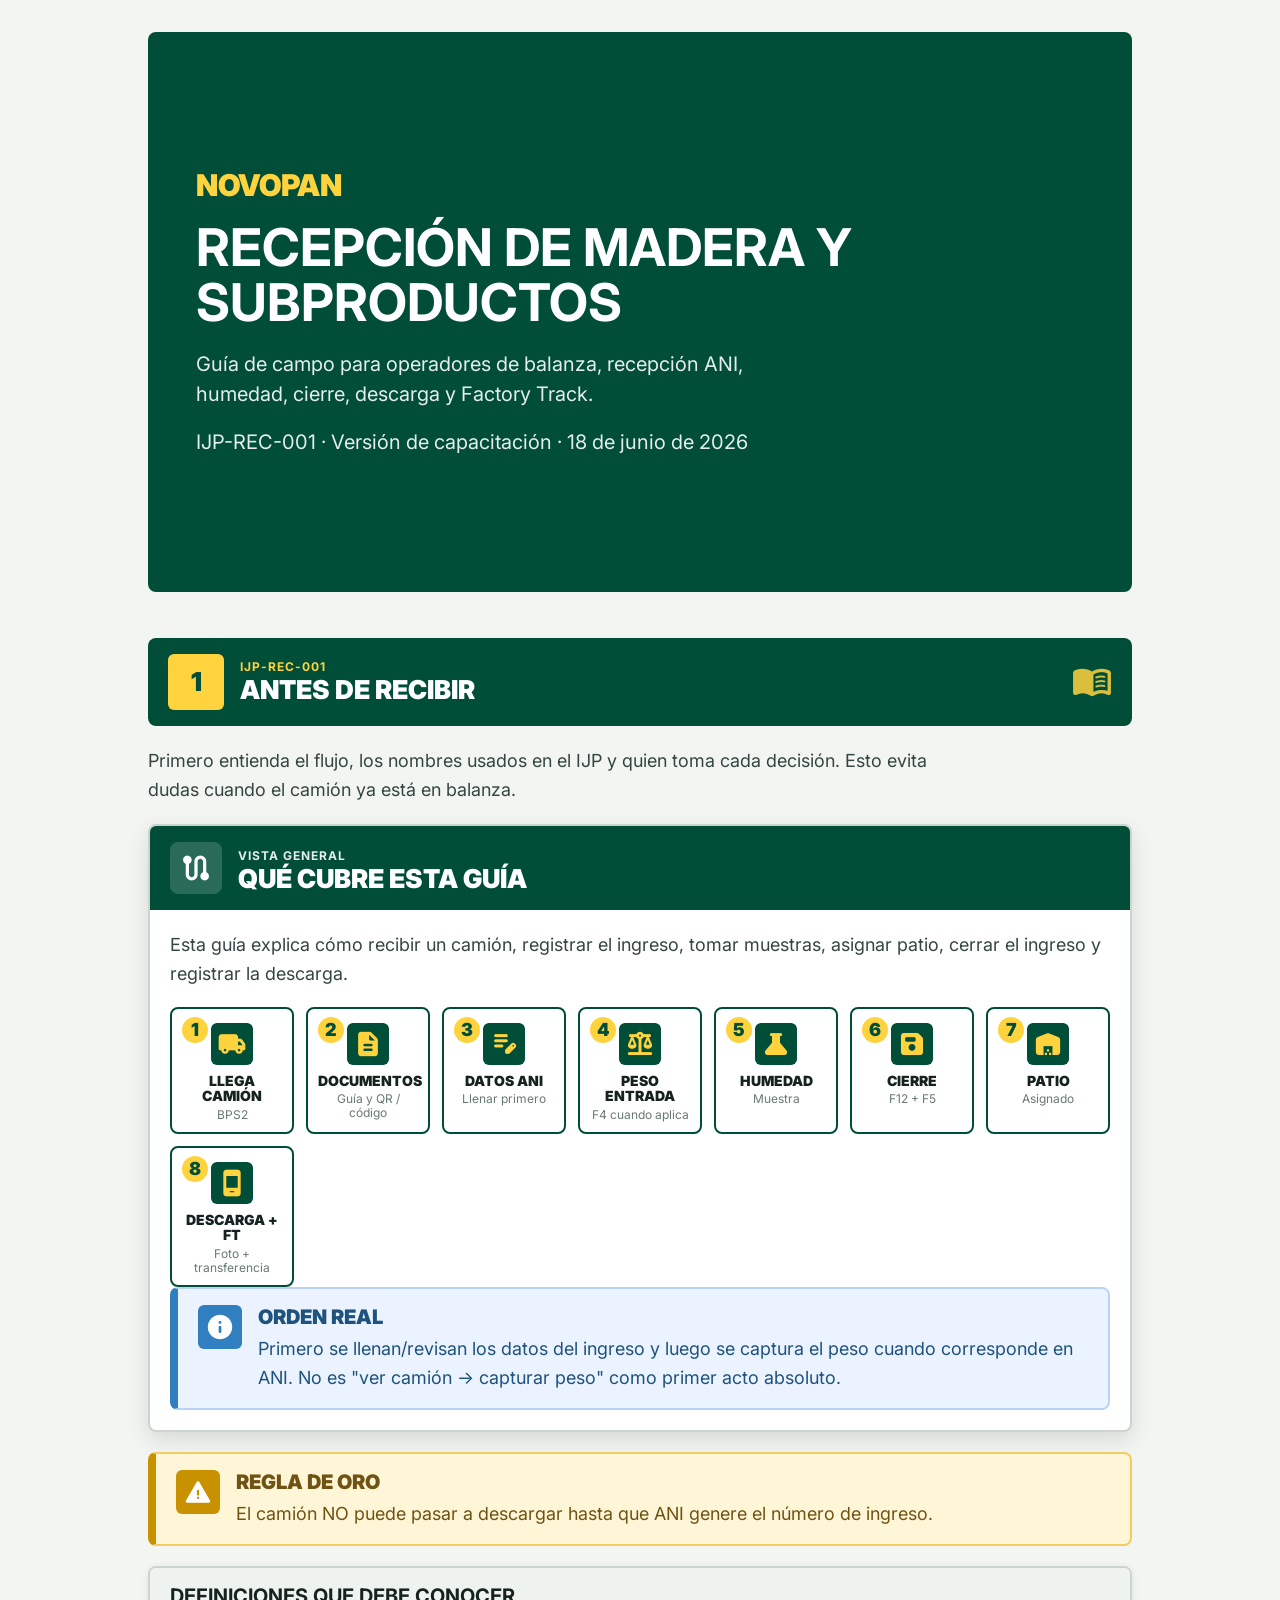
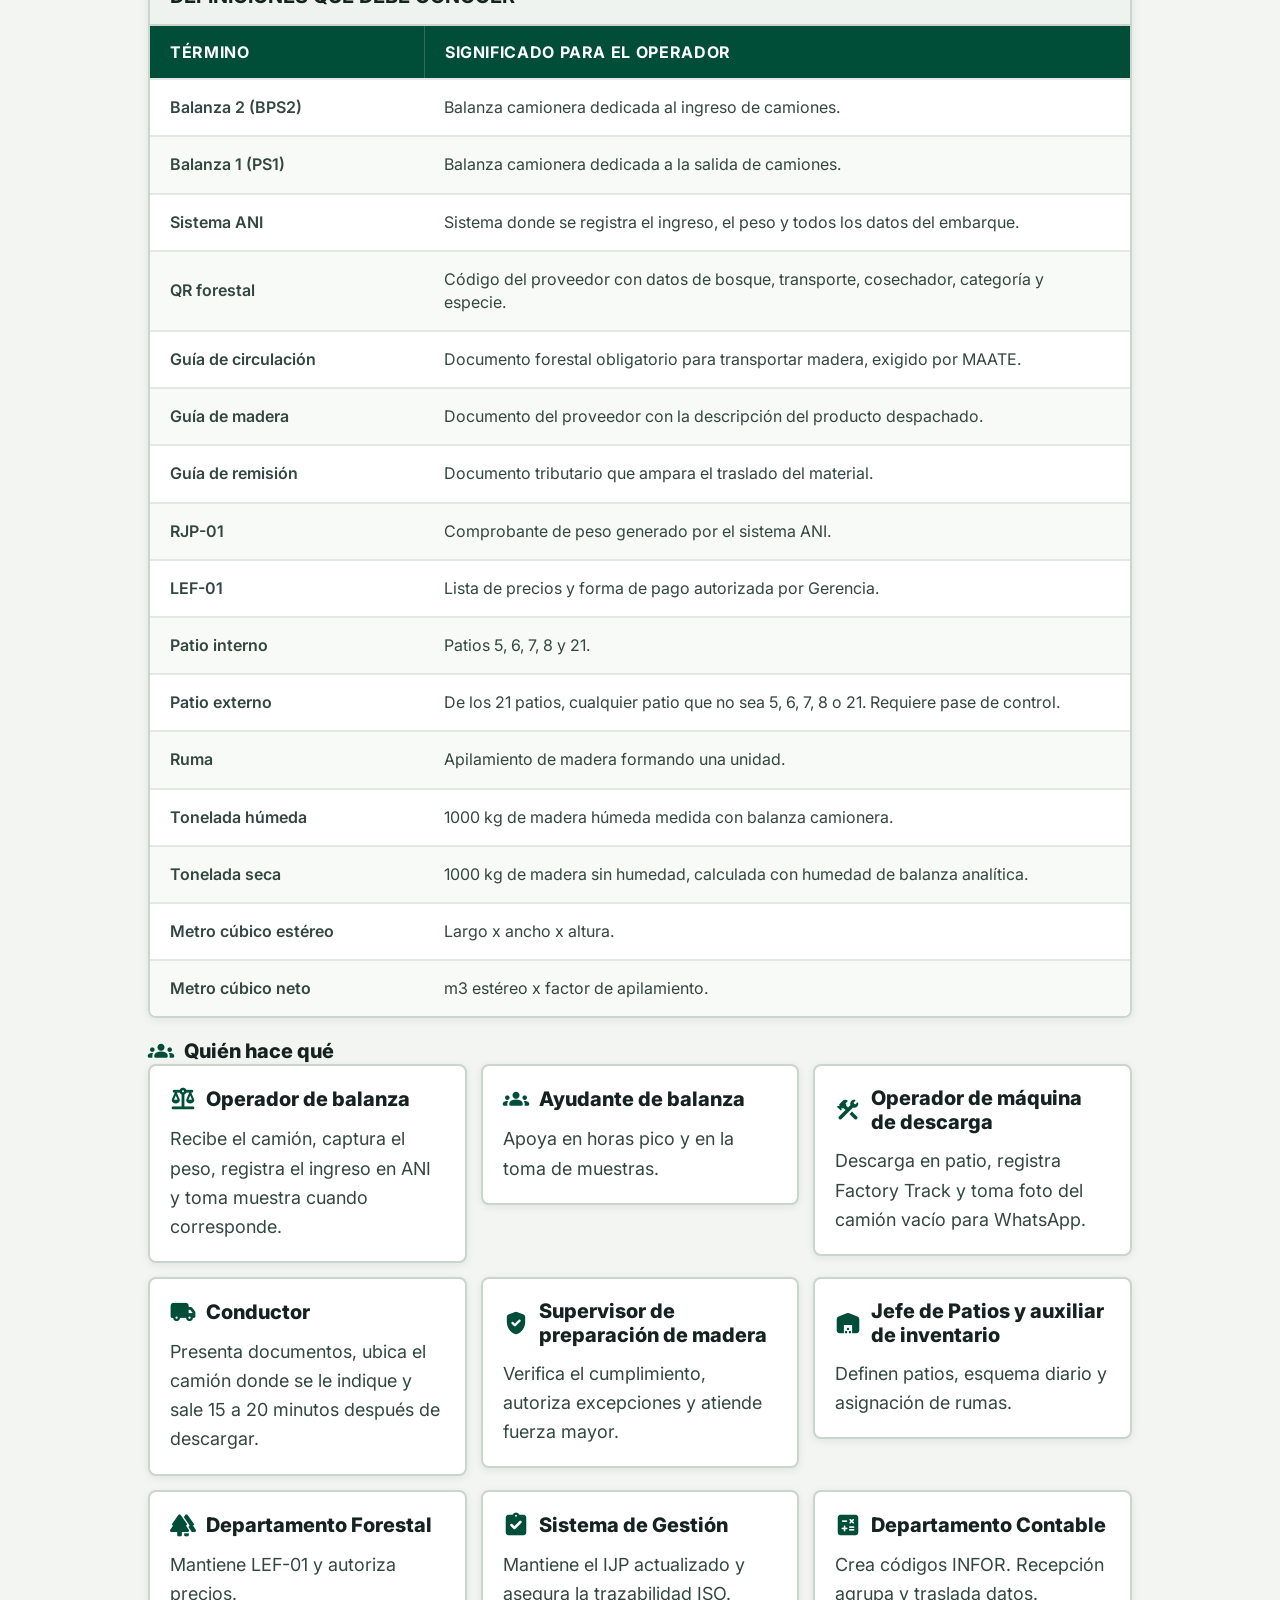
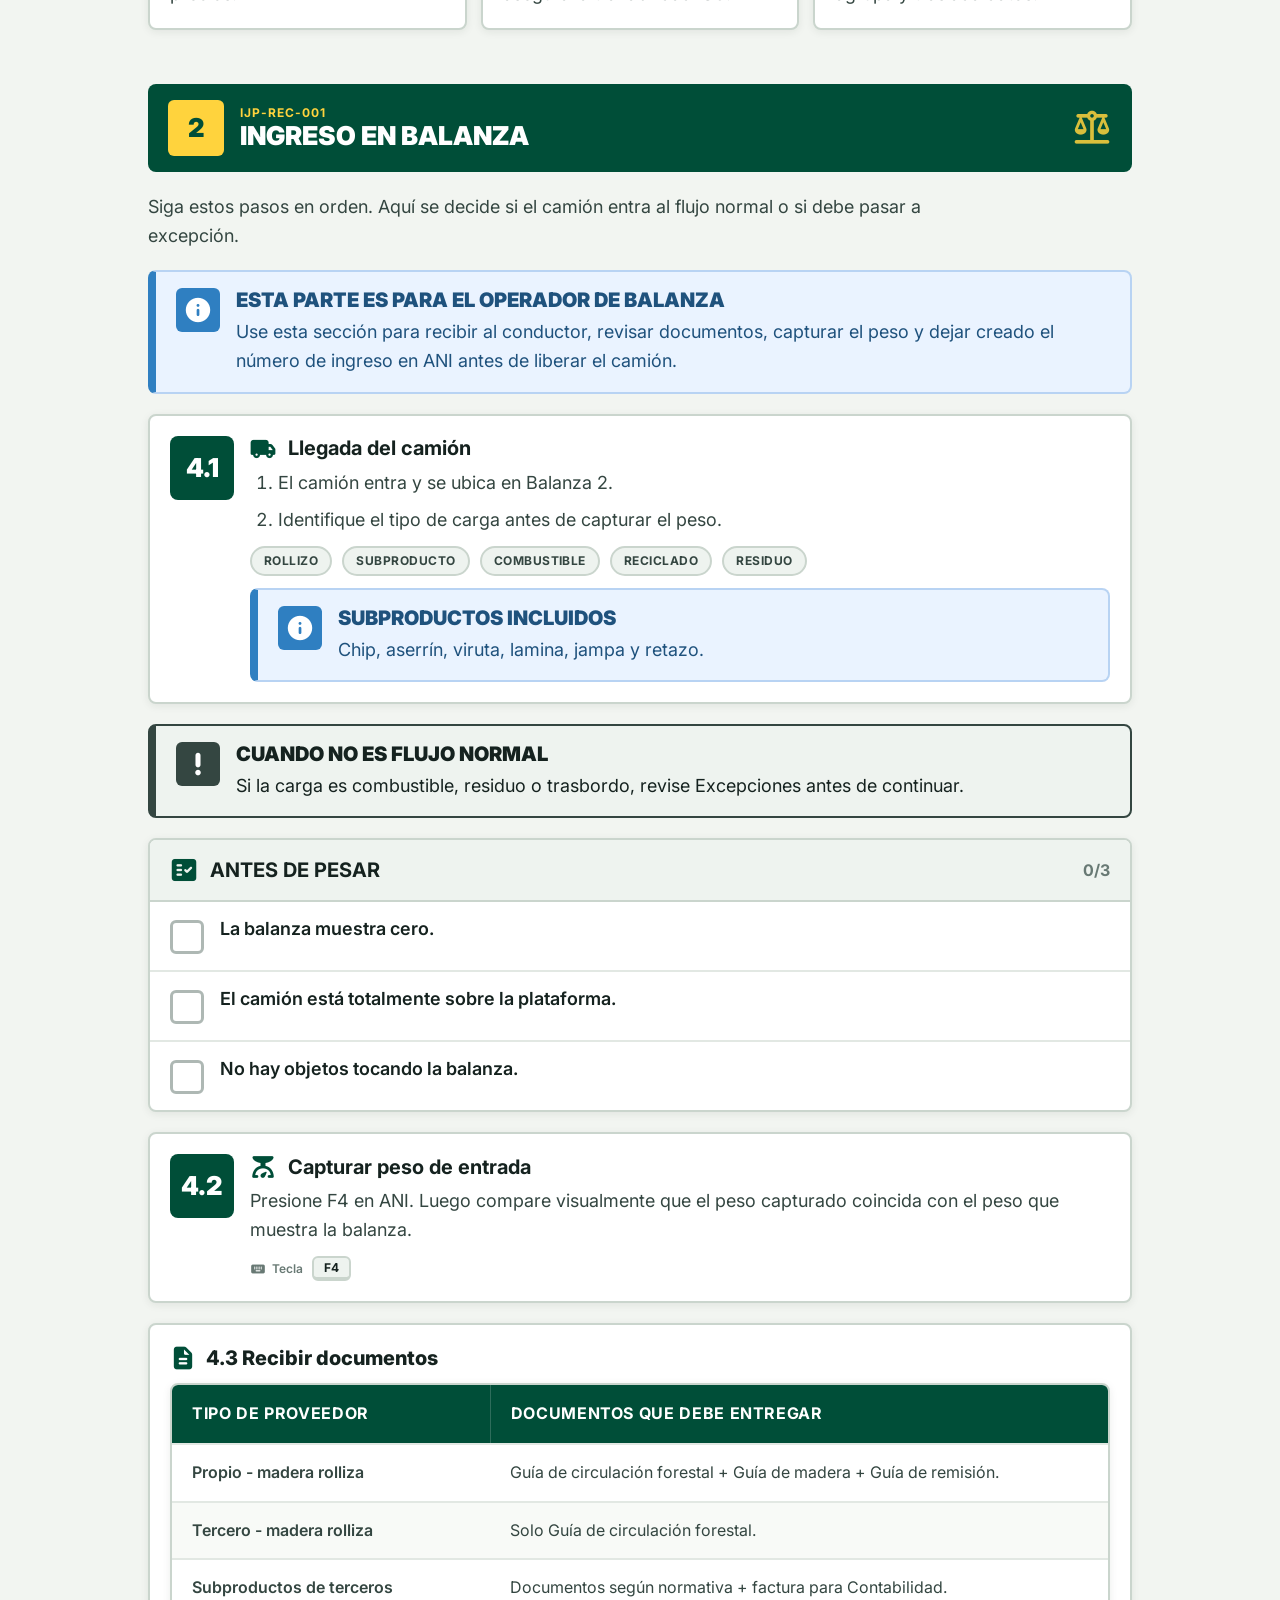
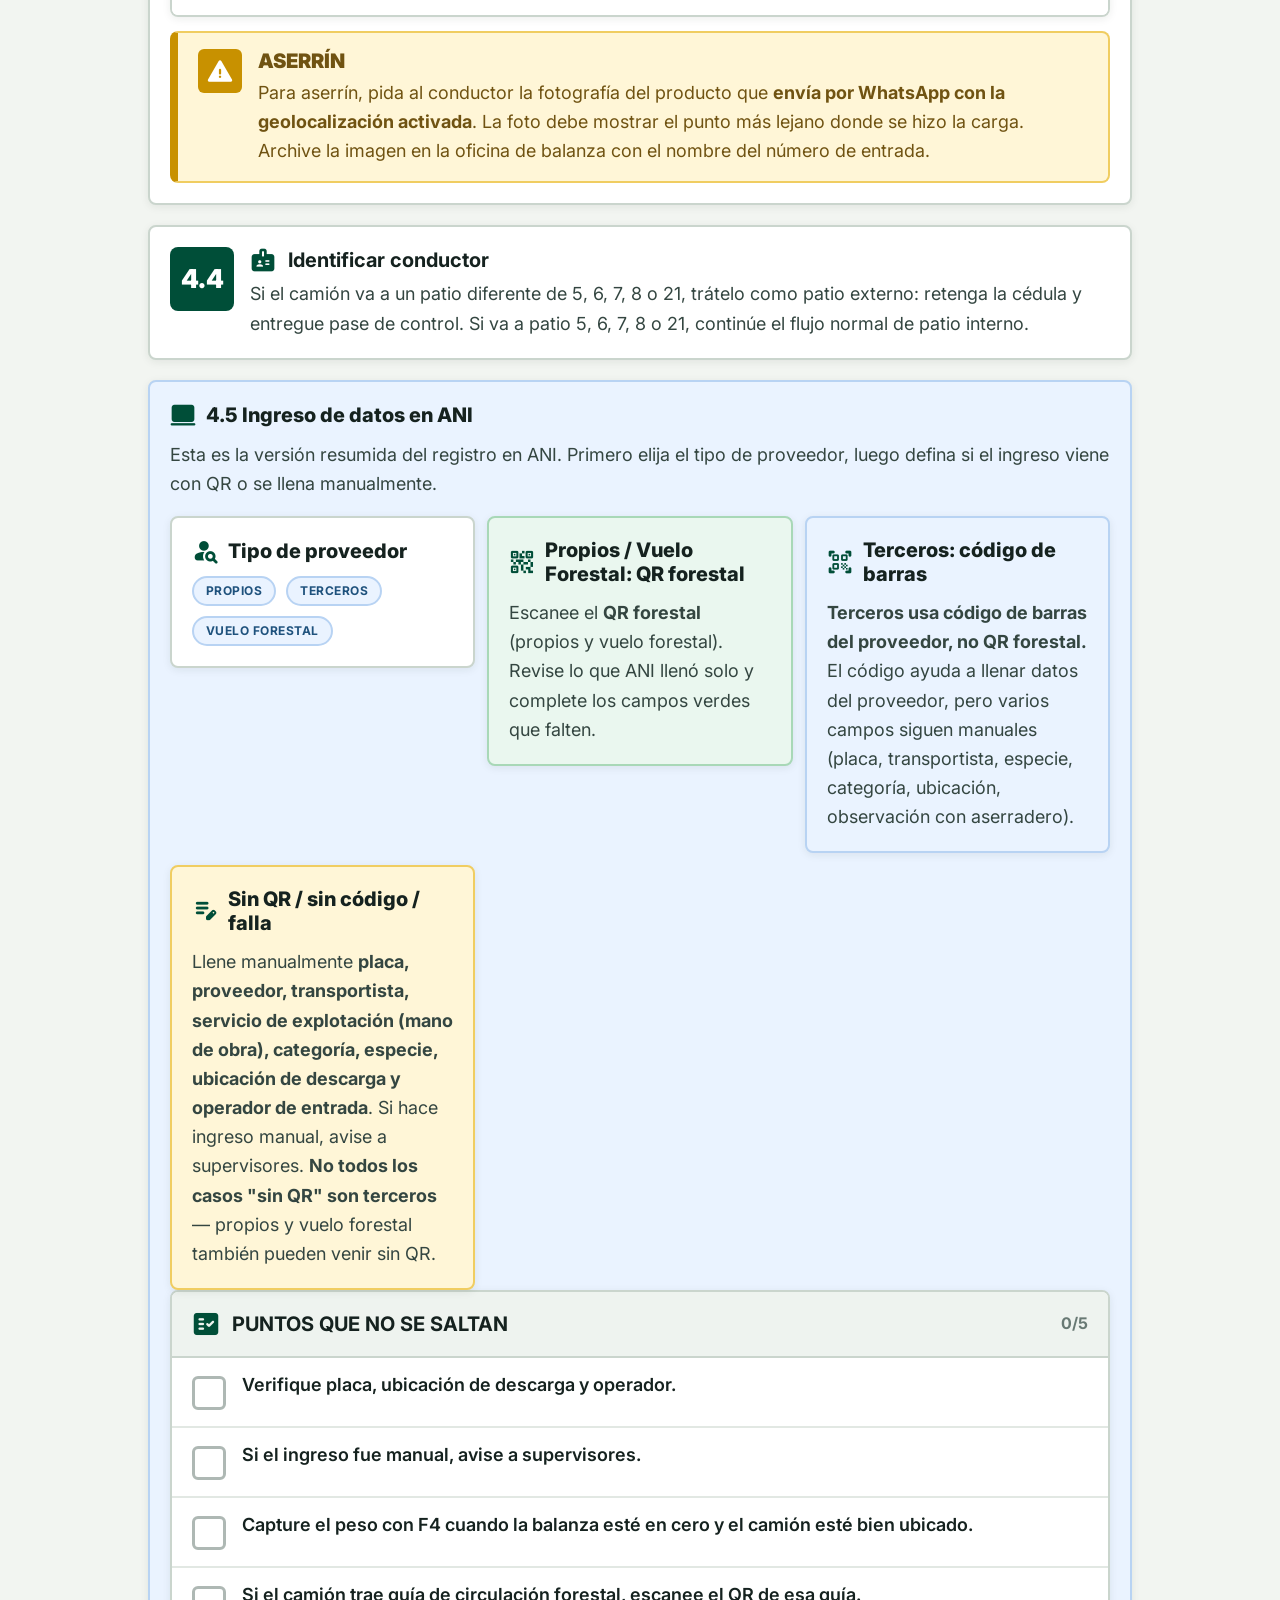
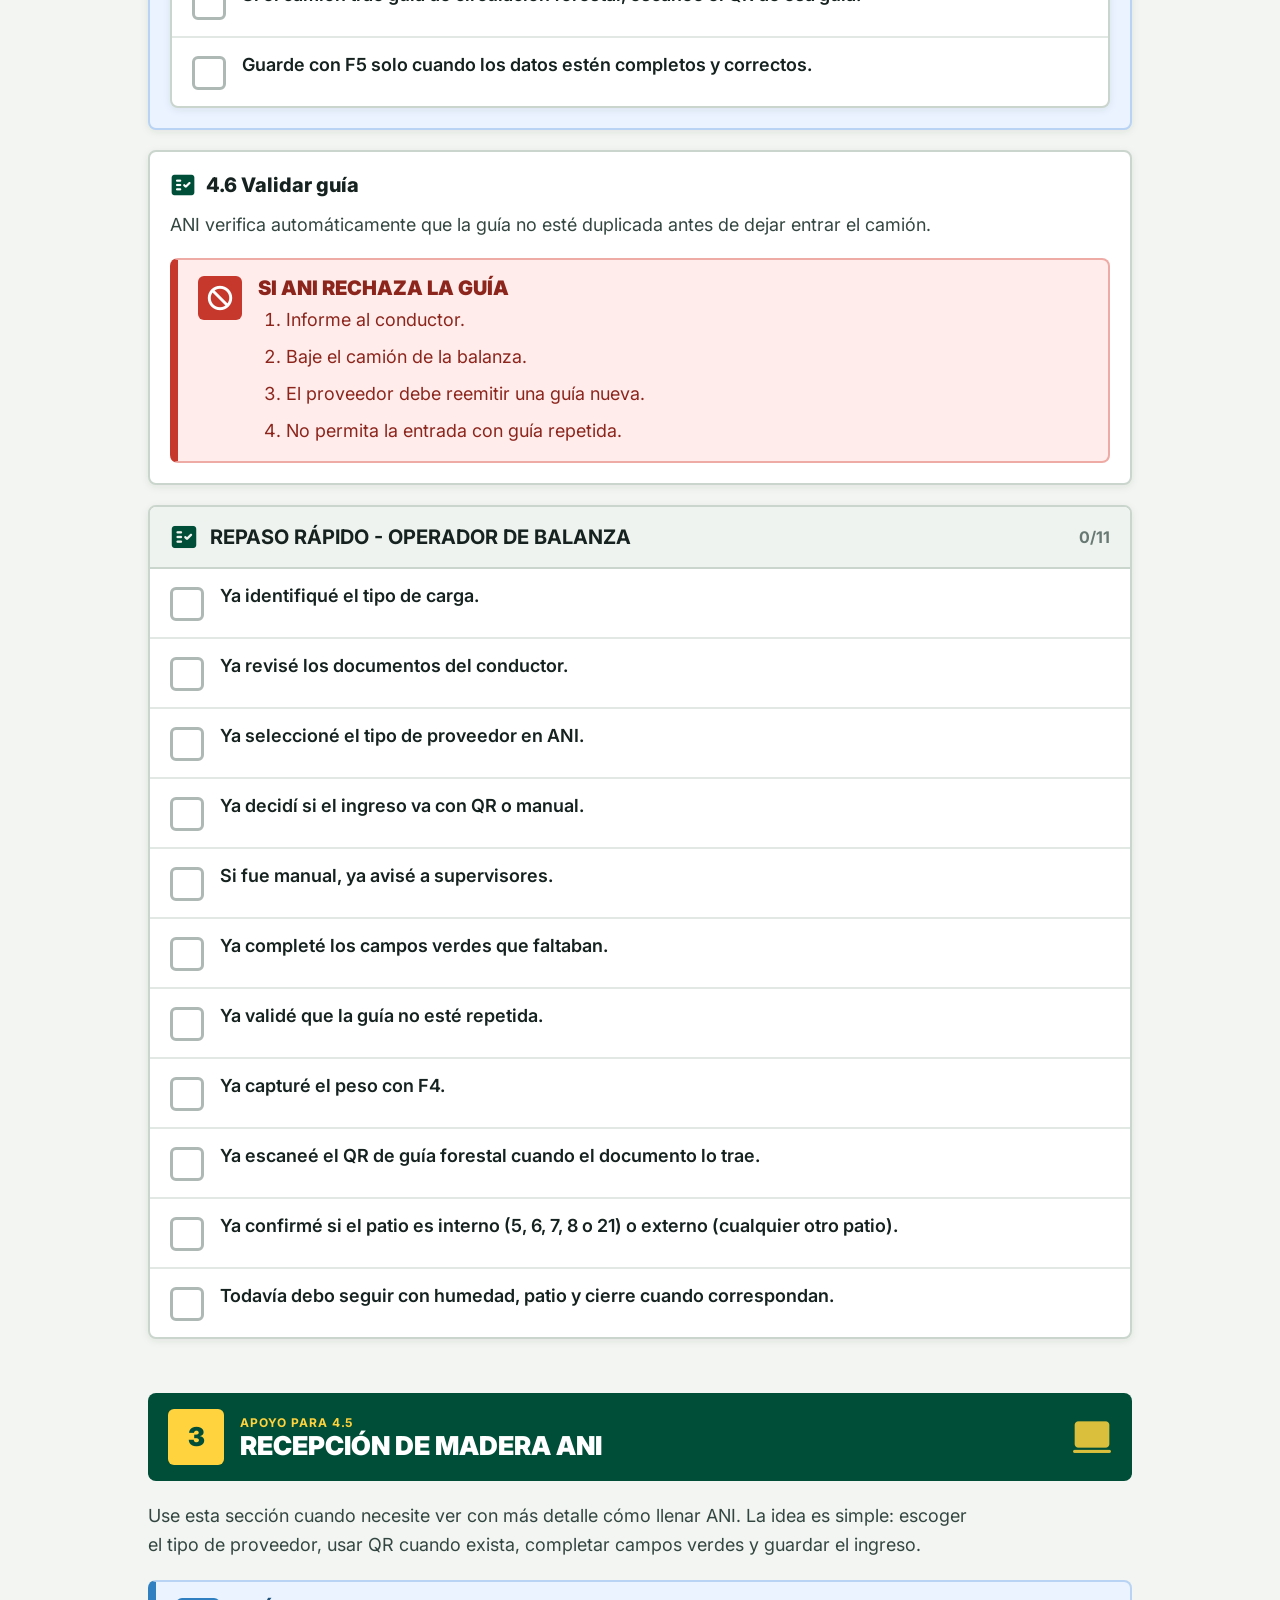
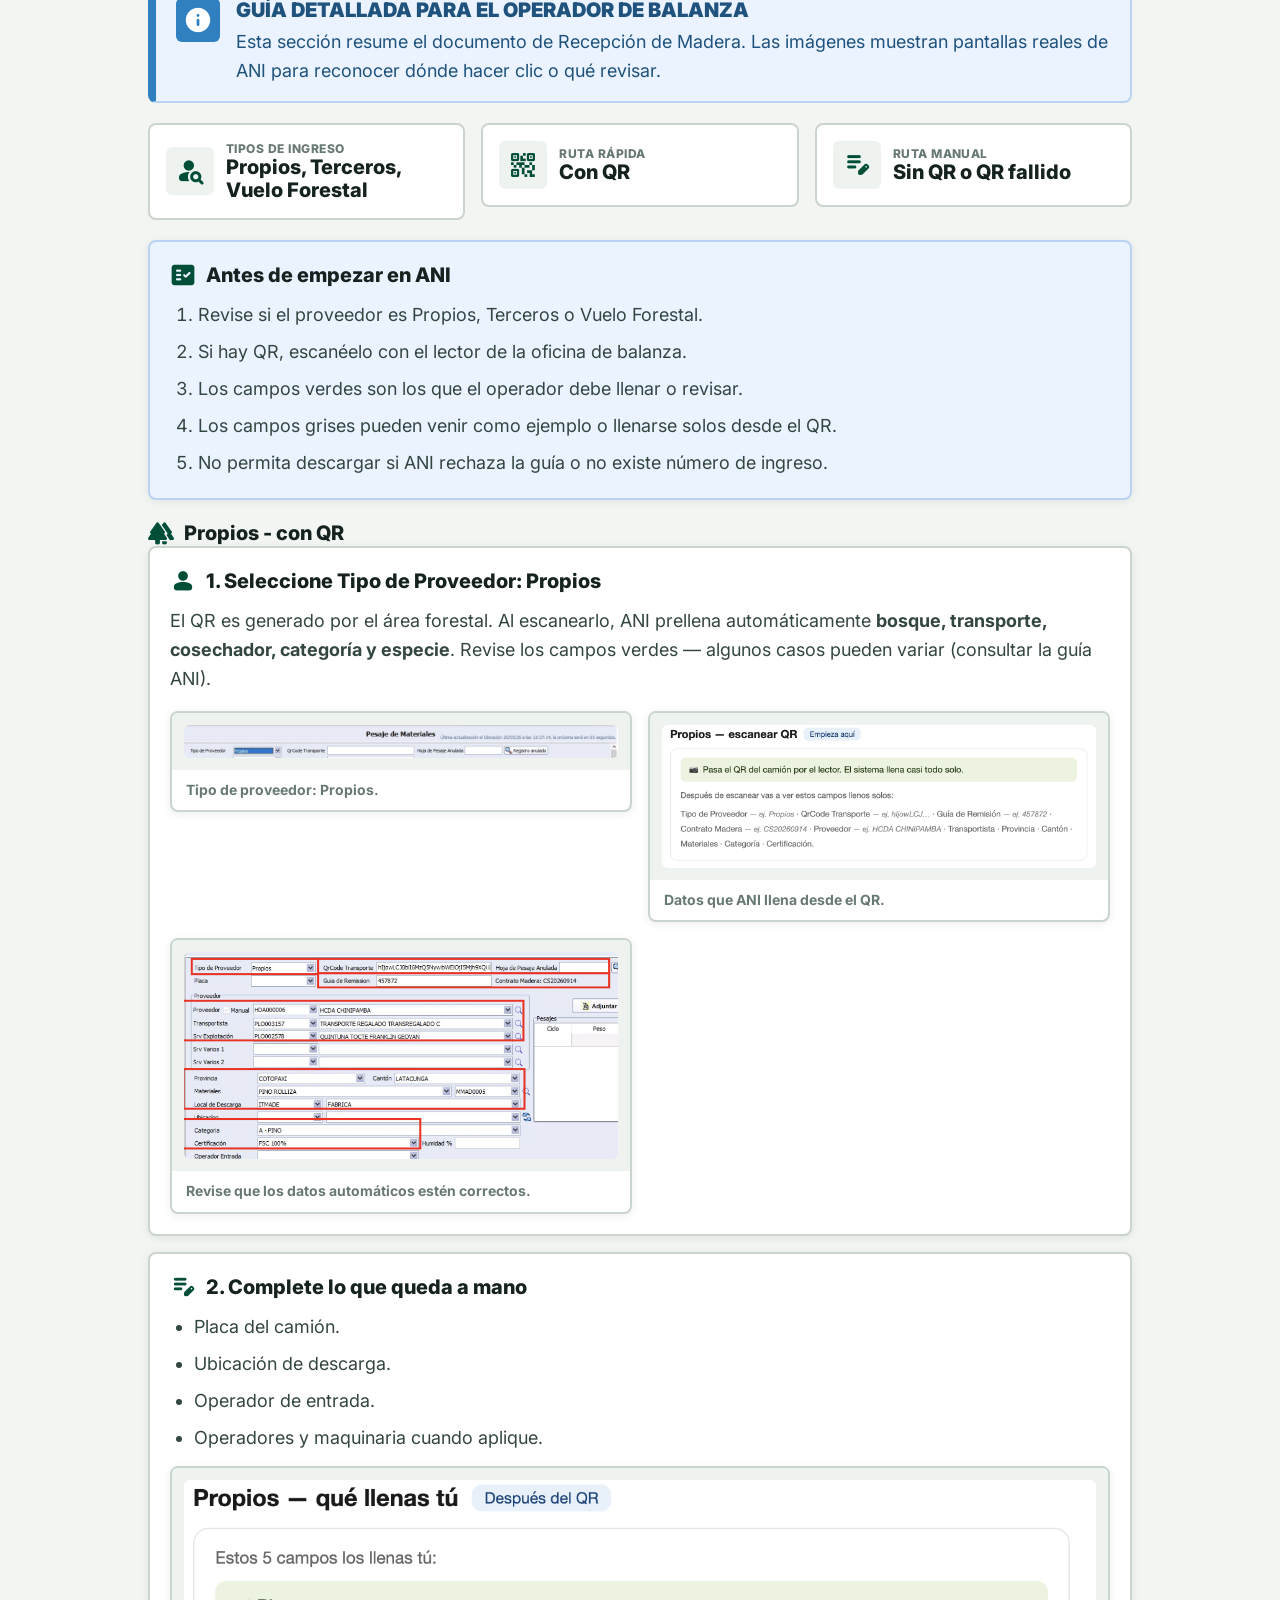
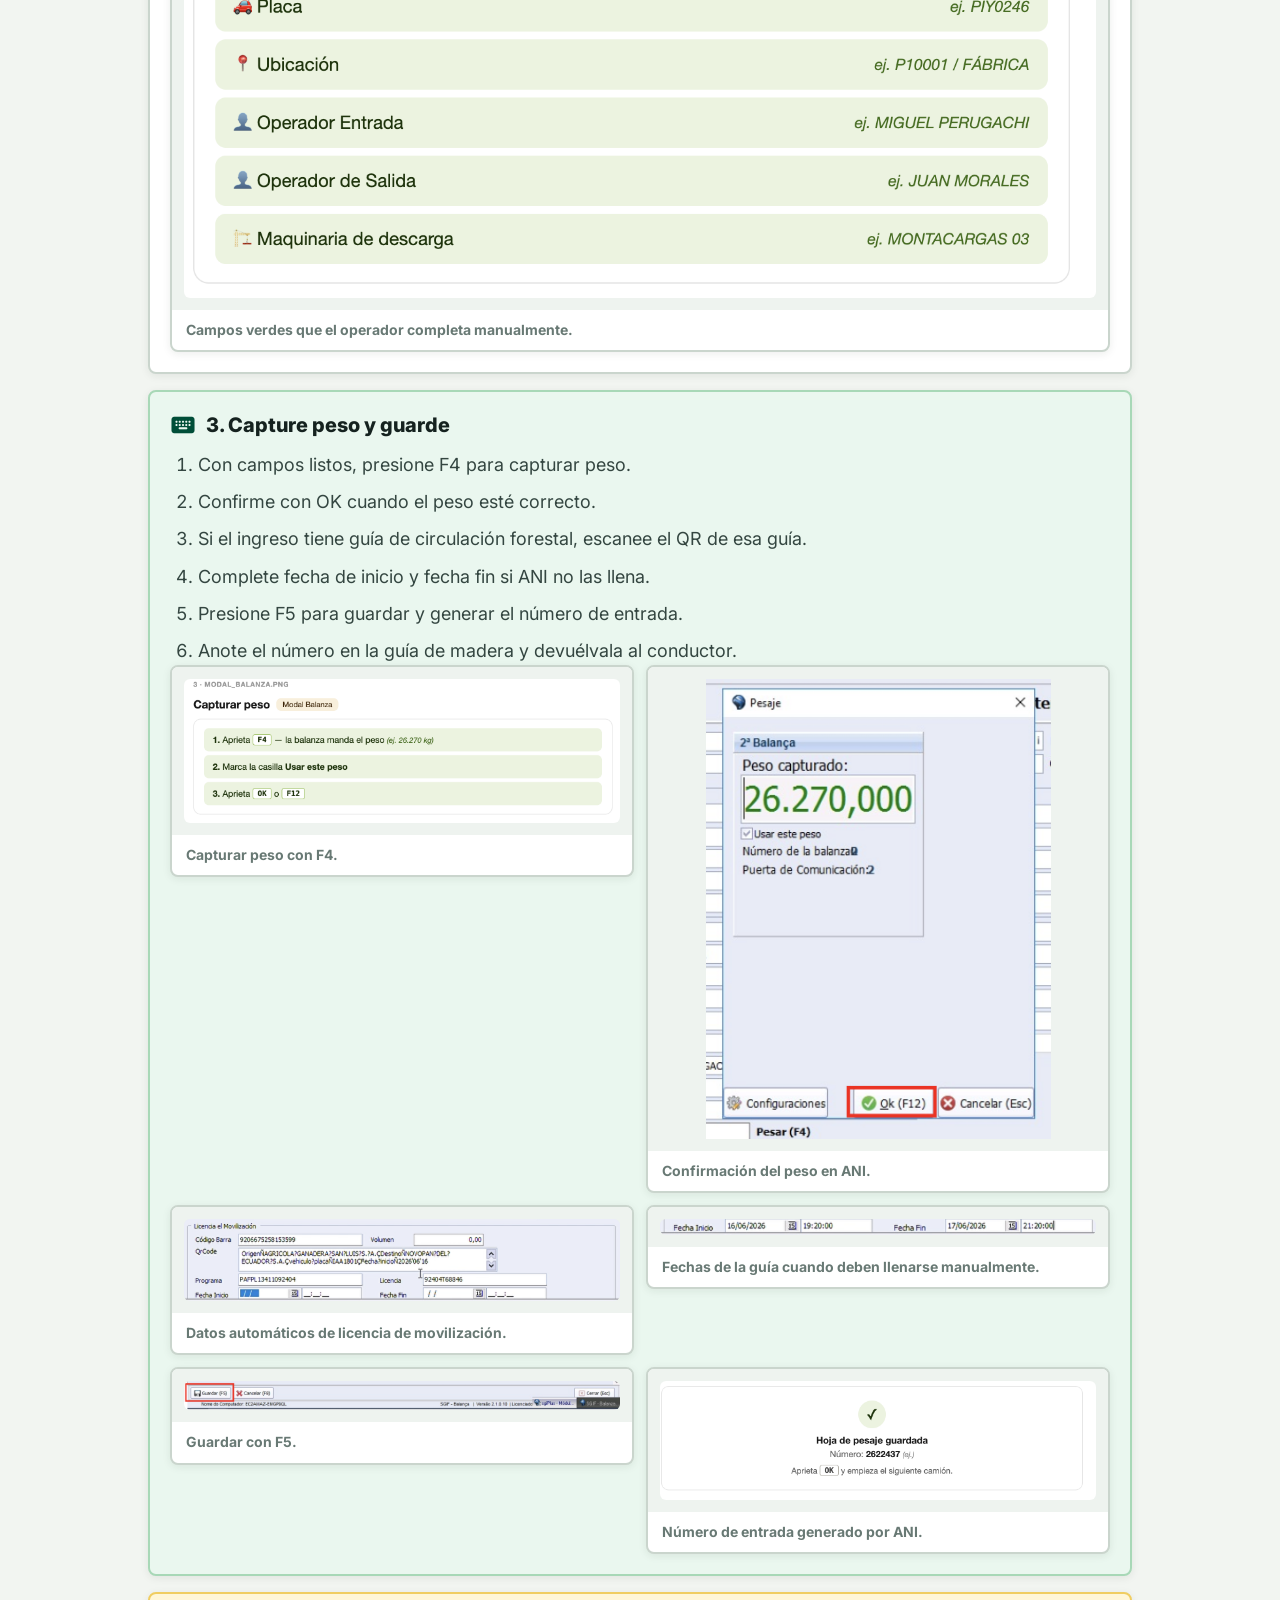
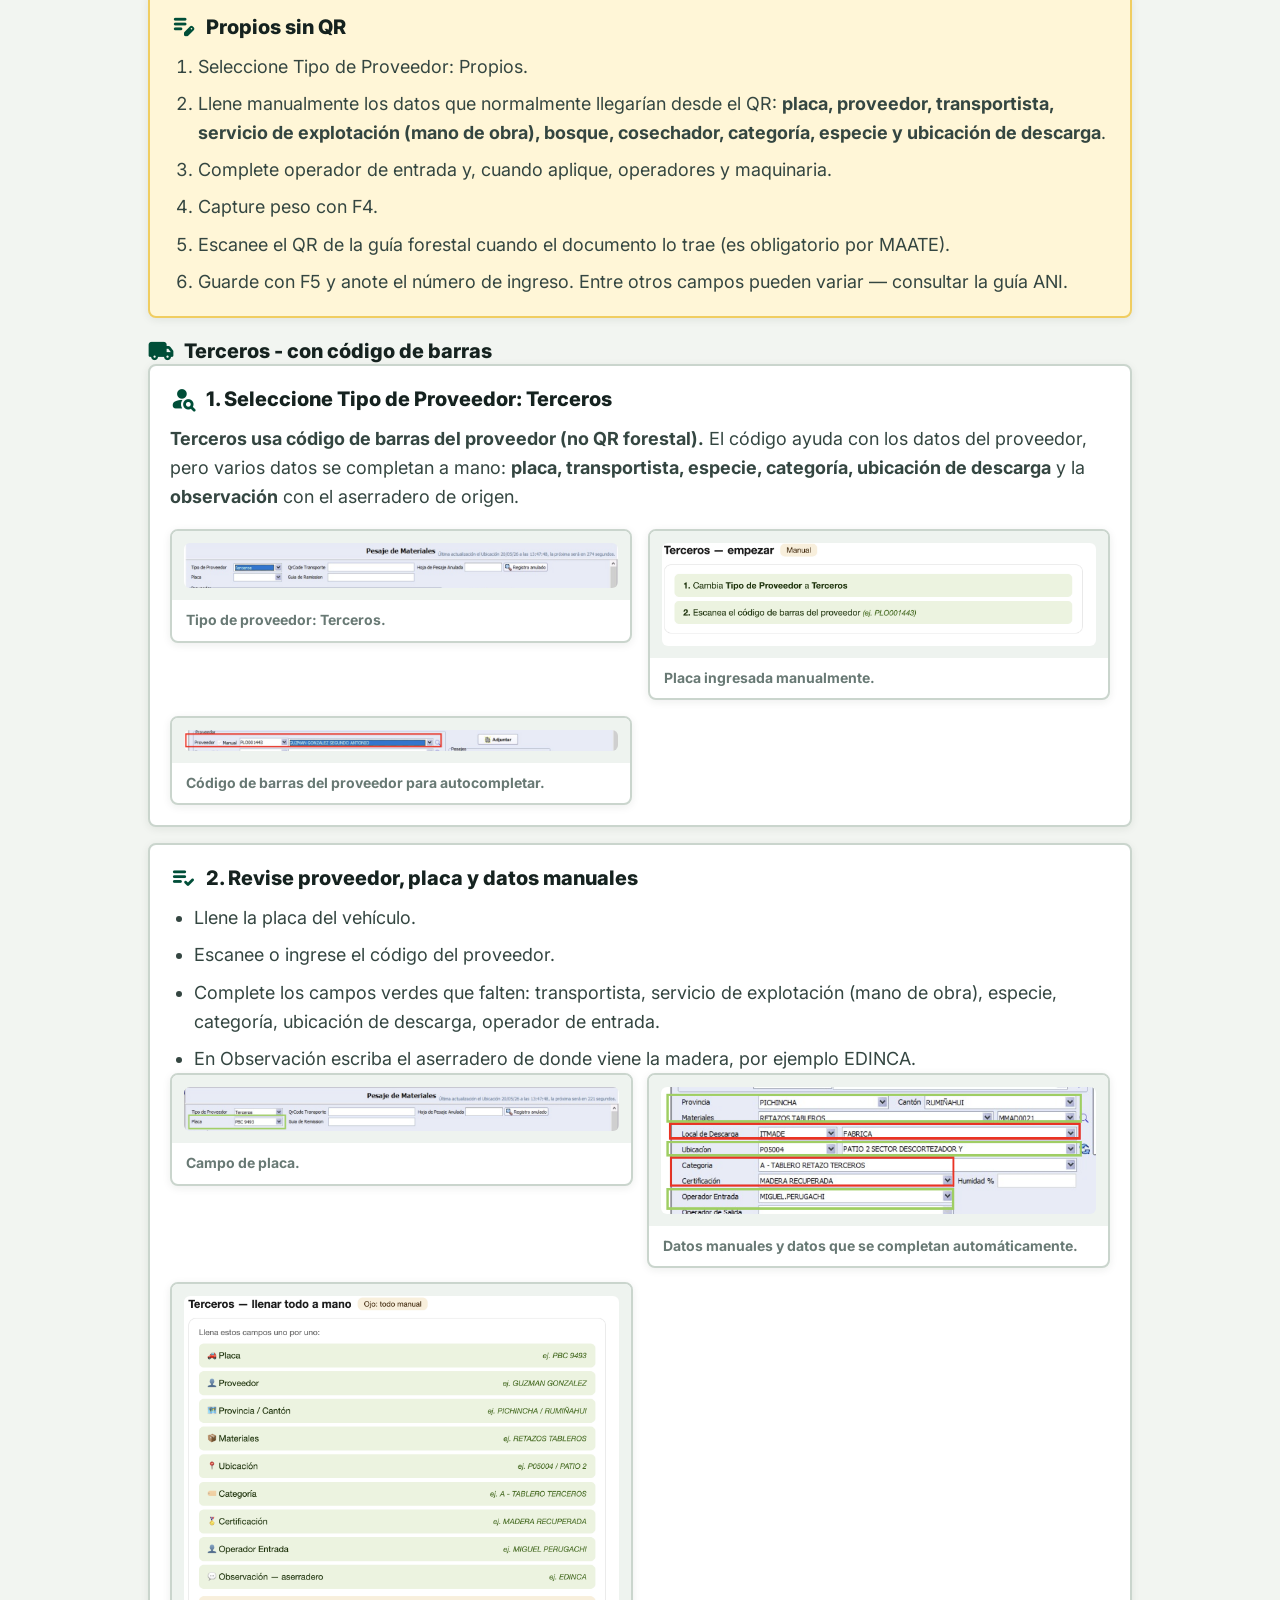
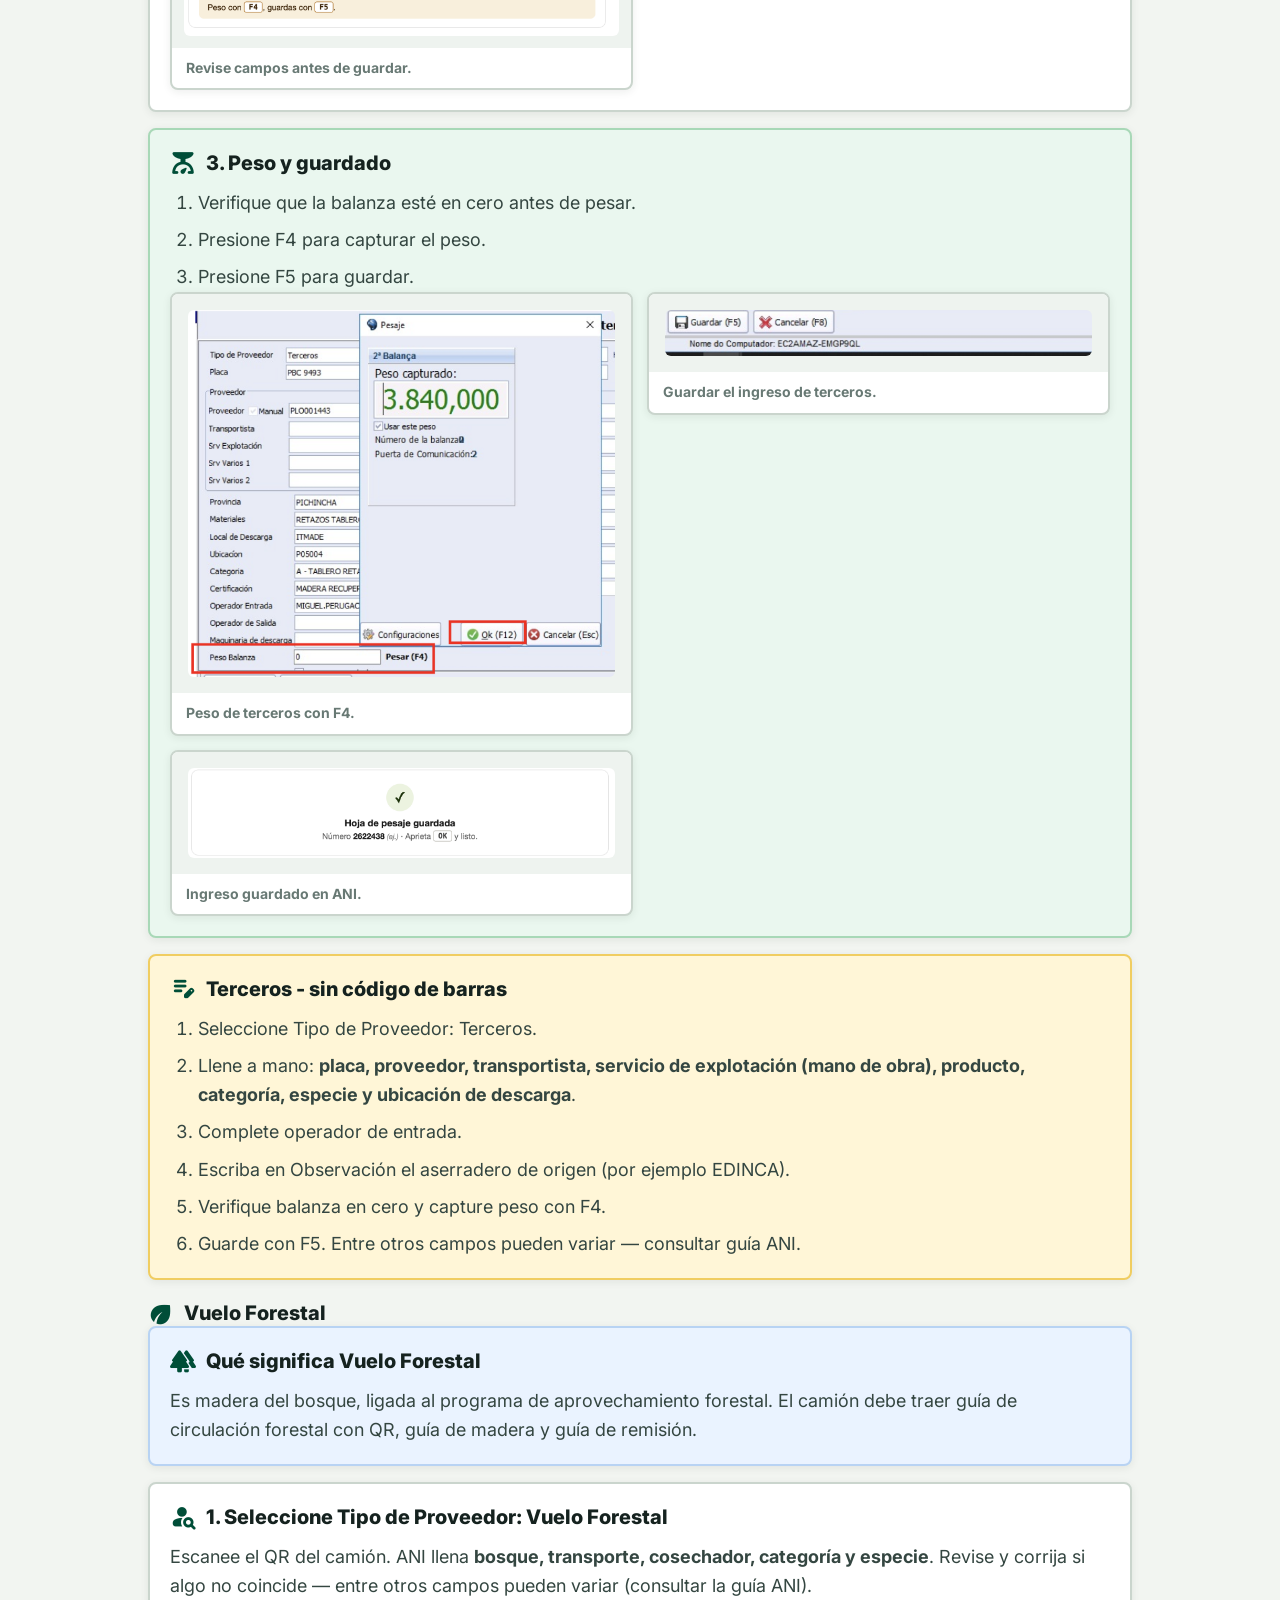
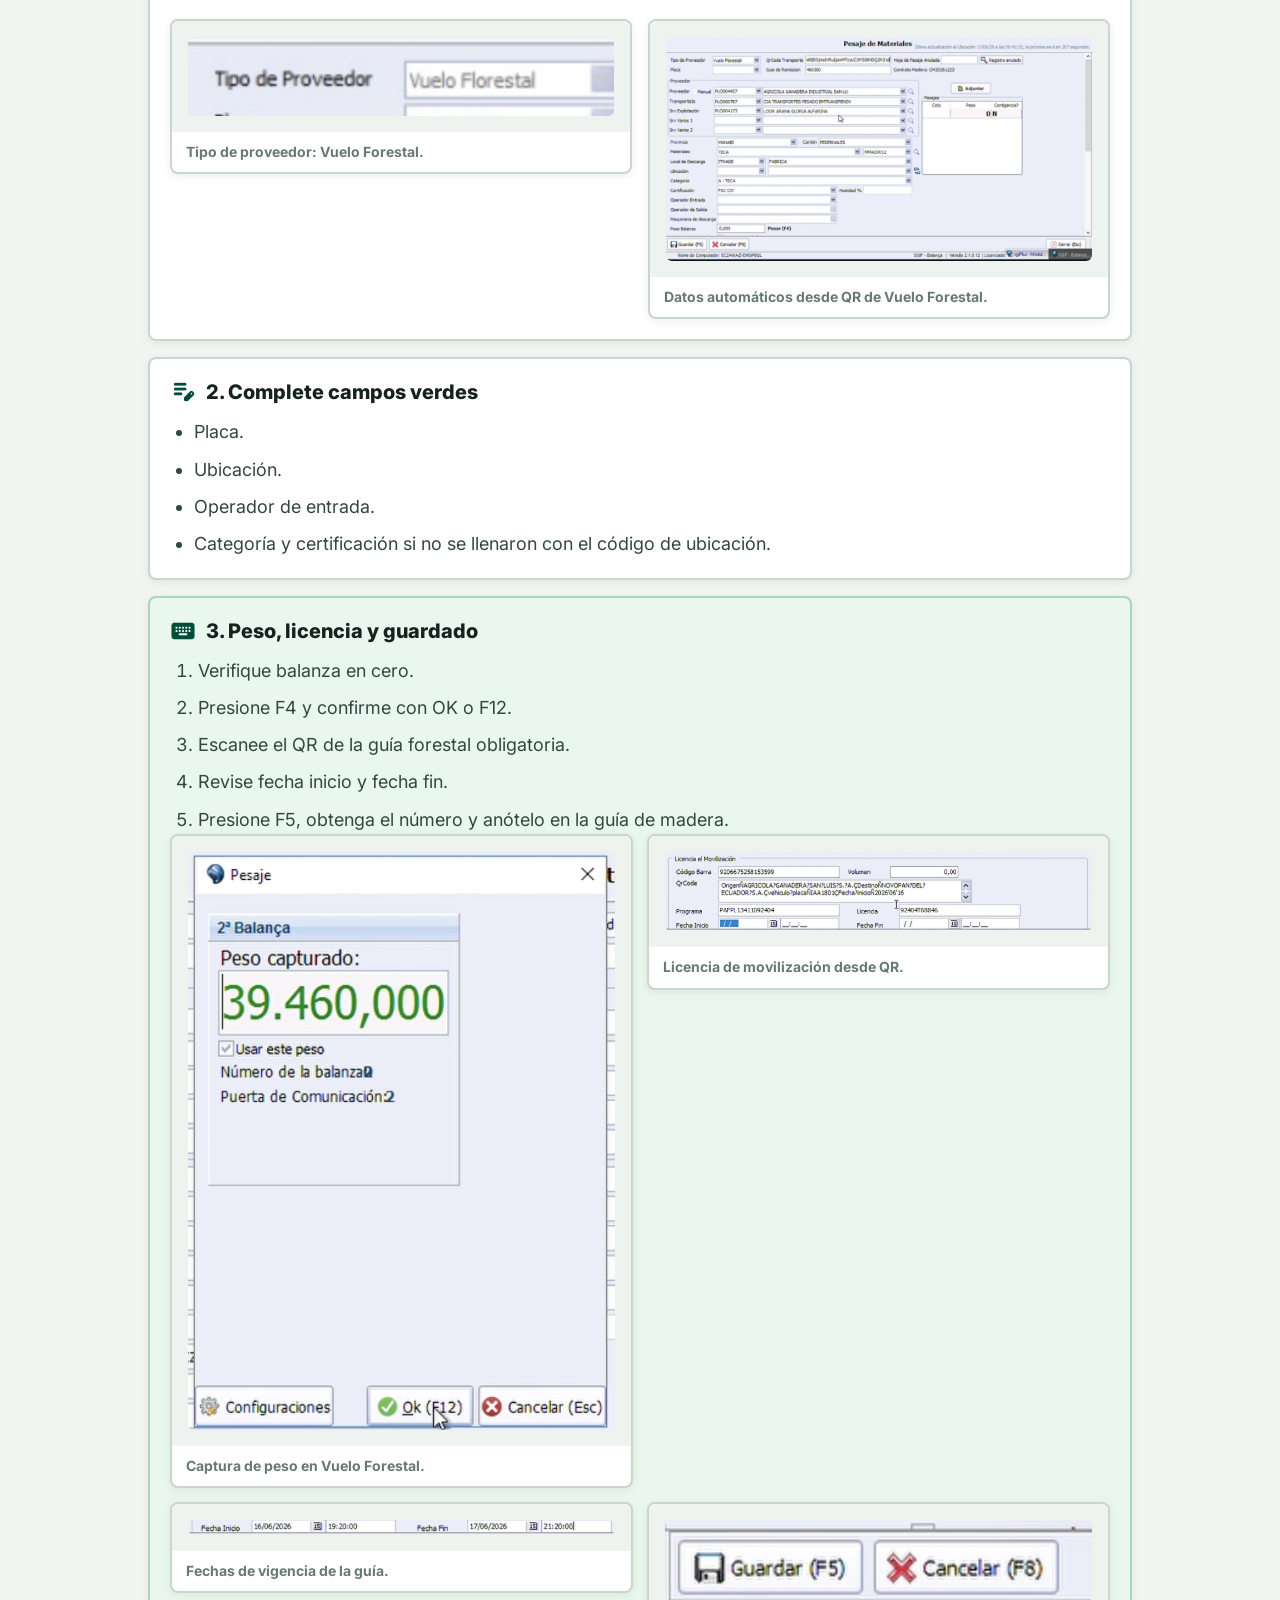
<file: parte-1-preparacion-madera/html-app/NOVOPAN_Guia_Recepcion_Madera_FINAL.html>
<!doctype html>
<html lang="es">
<head>
  <meta charset="utf-8">
  <meta name="viewport" content="width=device-width, initial-scale=1">
  <title>NOVOPAN - Guía de Recepción de Madera</title>
  <link rel="stylesheet" href="./NOVOPNHTML1_files/styles.css?v=20260618-3">
  <style>
    body {
      background: var(--surface-page);
    }

    #root {
      min-height: 100vh;
    }

    .print-export {
      max-width: 1040px;
      margin: 0 auto;
      padding: 32px 28px 56px;
    }

    .print-cover {
      min-height: 560px;
      display: flex;
      flex-direction: column;
      justify-content: center;
      padding: 48px;
      margin-bottom: 28px;
      border-radius: var(--radius-md);
      background: var(--novopan-green);
      color: #fff;
      break-after: page;
    }

    .print-cover__brand {
      font-family: var(--font-display);
      font-weight: 900;
      font-size: 30px;
      color: var(--novopan-yellow);
      letter-spacing: 0;
      text-transform: uppercase;
    }

    .print-cover h1 {
      max-width: 760px;
      margin: 18px 0 0;
      font-family: var(--font-display);
      font-size: 52px;
      line-height: 1.05;
      letter-spacing: 0;
      text-transform: uppercase;
    }

    .print-cover p {
      max-width: 620px;
      margin: 18px 0 0;
      font-family: var(--font-body);
      font-size: 20px;
      line-height: 1.5;
      color: rgba(255,255,255,0.9);
    }

    .print-section {
      padding: 18px 0 36px;
      break-before: page;
    }

    .screen-nav-button {
      display: none !important;
    }

    @media print {
      @page {
        size: Letter;
        margin: 0.45in;
      }

      body {
        background: #fff;
      }

      .print-export {
        max-width: none;
        padding: 0;
      }

      .print-cover {
        min-height: 9.2in;
        margin: 0;
        border-radius: 0;
        box-shadow: none;
      }

      .print-section {
        padding-top: 0;
        break-before: page;
        break-inside: auto;
      }

      .print-section:first-of-type {
        break-before: avoid;
      }

      .print-section h2,
      .print-section h3,
      .print-section h4 {
        break-after: avoid-page;
        break-inside: avoid;
      }

      figure,
      table,
      img,
      figure img {
        break-inside: avoid;
        max-width: 100%;
        page-break-inside: avoid;
      }

      ul, ol {
        break-inside: avoid-page;
      }

      li {
        break-inside: avoid;
      }

      [class*="Callout"], [class*="callout"],
      [class*="card-"], .card, figure {
        break-inside: avoid;
      }

      .factory-step-row {
        break-inside: avoid;
      }

      *,
      *::before,
      *::after {
        print-color-adjust: exact;
        -webkit-print-color-adjust: exact;
      }
    }
  </style>
</head>
<body>
  <div id="root"></div>

  <script src="./NOVOPNHTML1_files/react.development.js"></script>
  <script src="./NOVOPNHTML1_files/react-dom.development.js"></script>
  <script src="./NOVOPNHTML1_files/babel.min.js"></script>
  <script src="./NOVOPNHTML1_files/_ds_bundle.js"></script>
  <script type="text/babel" src="./NOVOPNHTML1_files/Screens.jsx?v=20260618-3"></script>
  <script type="text/babel">
    function ExportApp() {
      const nav = window.GuiaScreens.nav;
      return (
        <main className="print-export">
          <section className="print-cover">
            <div className="print-cover__brand">NOVOPAN</div>
            <h1>Recepción de Madera y Subproductos</h1>
            <p>Guía de campo para operadores de balanza, recepción ANI, humedad, cierre, descarga y Factory Track.</p>
            <p>IJP-REC-001 · Versión de capacitación · 18 de junio de 2026</p>
          </section>
          {nav.map((section) => {
            const Component = section.Comp;
            return (
              <section className="print-section" key={section.id}>
                <Component />
              </section>
            );
          })}
        </main>
      );
    }

    ReactDOM.createRoot(document.getElementById('root')).render(<ExportApp />);
  </script>
</body>
</html>
</file>
<file: parte-2-aglomerados/deck/trazabilidad/css/trazabilidad.css>
/* NOVOPAN · Trazabilidad L1 — hoja de estilo autocontenida.
   Las fuentes (Barlow + Material Symbols) se cargan desde index.html con URLs
   absolutas de Google Fonts. Los tokens de marca viven en el bloque :root de
   la capa v3 (al final del archivo), por lo que este CSS funciona en cualquier
   ubicación sin depender de rutas relativas al design system. */

*, *::before, *::after { box-sizing: border-box; margin: 0; padding: 0; }

html, body {
  height: 100%;
  overflow: hidden;
}

body {
  font-family: var(--font-body);
  font-size: var(--fs-body);
  color: var(--text-body);
  background: var(--surface-page);
  line-height: var(--lh-normal);
  display: flex;
  flex-direction: column;
}

.ms {
  font-family: var(--font-icon);
  font-variation-settings: 'FILL' 1, 'wght' 500, 'GRAD' 0, 'opsz' 24;
  vertical-align: middle;
}

.app-header {
  background: var(--novopan-green);
  color: #fff;
  padding: 1.25rem 1.5rem;
  border-bottom: 4px solid var(--novopan-yellow);
  flex-shrink: 0;
}

.app-header__top {
  display: flex;
  justify-content: space-between;
  gap: 1rem;
  flex-wrap: wrap;
  align-items: flex-start;
}

.app-header h1 {
  font-family: var(--font-display);
  font-size: var(--fs-h2);
  font-weight: var(--fw-black);
  text-transform: uppercase;
}

.app-header__sub { font-size: var(--fs-small); opacity: 0.9; margin-top: 0.35rem; max-width: 40rem; }
.app-header a { color: var(--novopan-yellow); }

.live-clock {
  background: rgba(0,0,0,0.25);
  border: 2px solid var(--novopan-yellow);
  border-radius: 12px;
  padding: 0.65rem 1.1rem;
  text-align: center;
  min-width: 200px;
}

.live-clock__label { font-size: var(--fs-caption); text-transform: uppercase; letter-spacing: 0.06em; }
.live-clock__value {
  font-family: var(--font-display);
  font-size: 2.75rem;
  font-weight: var(--fw-black);
  color: var(--novopan-yellow);
  font-variant-numeric: tabular-nums;
  line-height: 1.1;
}
.live-clock__value.is-ticking { animation: tick 0.12s ease; }
@keyframes tick { 50% { transform: scale(1.03); } }
.live-clock__sub { font-size: var(--fs-caption); opacity: 0.85; }

.layout {
  display: grid;
  grid-template-columns: 260px minmax(0, 1fr);
  gap: 0;
  flex: 1;
  min-height: 0;
  overflow: hidden;
  align-items: stretch;
}

@media (max-width: 960px) {
  .layout { grid-template-columns: 1fr; }
}

.sidebar {
  background: var(--surface-card);
  border-right: 1px solid var(--border-default);
  padding: 1rem 1rem 1rem;
  overflow-x: hidden;
  overflow-y: auto;
  min-height: 0;
  align-self: stretch;
  z-index: 12;
  isolation: isolate;
  box-shadow: 4px 0 14px rgba(0, 0, 0, 0.07);
  -webkit-overflow-scrolling: touch;
}

.sidebar > .serve-hint {
  display: block;
  margin-top: 1rem;
  font-size: 11px;
}

.sidebar-params-hint {
  margin-top: 1rem;
  padding: 0.55rem 0.65rem;
  font-size: 11px;
  line-height: 1.45;
  color: var(--text-muted);
  background: var(--surface-sunken);
  border-radius: 6px;
  border-left: 3px solid var(--novopan-green);
}

.sidebar-params-hint strong {
  color: var(--novopan-green);
}

.sidebar h3 {
  font-family: var(--font-display);
  font-size: var(--fs-h4);
  color: var(--novopan-green);
  margin-bottom: 0.75rem;
}

.controls-compact label {
  display: block;
  font-size: var(--fs-caption);
  font-weight: var(--fw-semibold);
  color: var(--text-muted);
  text-transform: uppercase;
  margin: 0.65rem 0 0.25rem;
}

.controls-compact select,
.controls-compact input[type="range"] {
  width: 100%;
  accent-color: var(--novopan-green);
}

.value-display {
  font-family: var(--font-display);
  font-weight: var(--fw-bold);
  color: var(--novopan-green);
  font-size: var(--fs-h4);
}

.btn-row { display: flex; gap: 0.5rem; margin-top: 1rem; flex-wrap: wrap; }

.btn {
  display: inline-flex;
  align-items: center;
  gap: 0.3rem;
  font-family: inherit;
  font-weight: var(--fw-semibold);
  font-size: var(--fs-small);
  padding: 0.5rem 1rem;
  border-radius: 8px;
  border: none;
  cursor: pointer;
}

.btn--primary { background: var(--novopan-green); color: #fff; }
.btn--primary.is-playing { background: var(--warn-accent); color: var(--warn-ink); }
.btn--secondary { background: var(--surface-sunken); border: 1px solid var(--border-default); }
.btn--demo {
  width: 100%;
  margin-bottom: 0.5rem;
  background: linear-gradient(135deg, #E91E63 0%, #C2185B 100%);
  border: 1px solid #AD1457;
  color: #fff;
  font-weight: 600;
}
.btn--demo:hover { filter: brightness(1.06); }
.btn--demo .ms { font-size: 1.1rem; vertical-align: -3px; margin-right: 0.2rem; }

.param-group { margin-top: 0.5rem; padding-top: 0.5rem; border-top: 1px solid var(--line-100); }
.param-group__title {
  font-size: var(--fs-caption);
  font-weight: var(--fw-bold);
  color: var(--novopan-green);
  text-transform: uppercase;
  margin-bottom: 0.3rem;
}

.param-grid { display: flex; flex-direction: column; gap: 0.45rem; }

.param-field {
  display: grid;
  grid-template-columns: 1fr auto;
  gap: 0.35rem;
  align-items: center;
  font-size: var(--fs-caption);
}

.param-field__label em { color: var(--text-muted); font-style: normal; font-size: 10px; }

.param-field__input {
  display: flex;
  align-items: center;
  gap: 0.25rem;
}

.param-field__input input {
  width: 4.5rem;
  padding: 0.25rem 0.35rem;
  border: 1px solid var(--border-default);
  border-radius: 4px;
  font-variant-numeric: tabular-nums;
}

.param-field__unit { color: var(--text-muted); font-size: 11px; min-width: 1rem; }

.param-stage {
  margin-top: 0.55rem;
  padding: 0.5rem 0.6rem 0.55rem;
  background: var(--surface-sunken);
  border: 1px solid var(--line-100);
  border-radius: 6px;
}

.param-stage__hd {
  display: flex;
  justify-content: space-between;
  align-items: baseline;
  gap: 0.5rem;
  margin-bottom: 0.15rem;
}

.param-stage__name {
  font-weight: var(--fw-bold);
  font-size: var(--fs-caption);
  color: var(--text-default);
}

.param-stage__badge {
  font-size: 10px;
  padding: 1px 6px;
  border-radius: 999px;
  text-transform: uppercase;
  letter-spacing: 0.04em;
}

.param-stage__badge--ok {
  background: var(--ok-bg, #d8f5e6);
  color: var(--ok-ink, #0a6b3a);
}

.param-stage__badge--derived {
  background: #fff4d6;
  color: #7a5d00;
}

.param-stage__badge--est {
  background: var(--surface-card);
  color: var(--text-muted);
  border: 1px solid var(--line-100);
}

.param-stage__help {
  font-size: 11px;
  color: var(--text-muted);
  margin: 0 0 0.35rem;
  line-height: 1.35;
}

.param-stage__source {
  font-size: 11px;
  line-height: 1.4;
  padding: 0.35rem 0.5rem;
  border-radius: 5px;
  border-left: 3px solid;
  margin-bottom: 0.4rem;
  background: var(--surface-card);
}

.param-stage__source strong { color: var(--text-default); }

.param-stage__source--user { border-left-color: #0a6b3a; background: #ecfaf1; }
.param-stage__source--ok { border-left-color: #0a6b3a; background: #ecfaf1; }
.param-stage__source--derived { border-left-color: #b88600; background: #fff9e0; }
.param-stage__source--est { border-left-color: #888; background: #f4f4f4; }

.param-stage__source-detail {
  display: block;
  margin-top: 0.2rem;
  color: var(--text-muted);
  font-size: 10.5px;
}

.param-stage__body {
  display: flex;
  flex-direction: column;
  gap: 0.4rem;
}

.param-stage__feedback {
  margin-top: 0.45rem;
  padding: 0.3rem 0.5rem;
  font-size: 11px;
  color: var(--text-muted);
  background: var(--surface-card);
  border-radius: 4px;
  font-variant-numeric: tabular-nums;
  transition: background 0.4s ease;
}

.param-stage__feedback.is-error {
  color: var(--err-ink, #b3261e);
  background: var(--err-bg, #fde7e7);
}

.param-stage__feedback.is-flash {
  background: var(--accent-bg, #fff7d6);
}

.param-stage__adv {
  margin-top: 0.45rem;
}

.param-stage__adv > summary {
  font-size: 11px;
  color: var(--text-muted);
  cursor: pointer;
  padding: 0.15rem 0;
  user-select: none;
}

.param-stage__adv > summary:hover {
  color: var(--text-default);
}

.param-stage__adv .param-grid {
  margin-top: 0.4rem;
  padding: 0.4rem 0.45rem;
  background: var(--surface-card);
  border-radius: 4px;
  border: 1px dashed var(--line-100);
}

.meas-row {
  display: grid;
  grid-template-columns: 1fr auto;
  align-items: center;
  gap: 0.4rem;
  font-size: var(--fs-caption);
}

.meas-row__label {
  color: var(--text-default);
}

.meas-row__input {
  display: flex;
  align-items: center;
  gap: 0.25rem;
}

.meas-row__input input {
  width: 5rem;
  padding: 0.3rem 0.4rem;
  border: 1px solid var(--border-default);
  border-radius: 4px;
  font-variant-numeric: tabular-nums;
}

.meas-row__unit {
  color: var(--text-muted);
  font-size: 11px;
  min-width: 2rem;
}

.meas-calc {
  margin-top: 0.2rem;
}

.meas-calc > summary {
  font-size: 11px;
  color: var(--novopan-green);
  cursor: pointer;
  padding: 0.2rem 0;
  user-select: none;
}

.meas-calc > summary:hover {
  text-decoration: underline;
}

.meas-calc__grid {
  margin-top: 0.45rem;
  display: flex;
  flex-direction: column;
  gap: 0.35rem;
  padding: 0.5rem;
  background: var(--surface-card);
  border-radius: 4px;
  border: 1px solid var(--line-100);
}

.meas-calc__grid label {
  display: grid;
  grid-template-columns: 1fr auto;
  align-items: center;
  gap: 0.35rem;
  font-size: 11px;
  color: var(--text-default);
}

.meas-calc__grid label > span {
  display: flex;
  align-items: center;
  gap: 0.25rem;
  color: var(--text-muted);
}

.meas-calc__grid input {
  width: 4.5rem;
  padding: 0.25rem 0.35rem;
  border: 1px solid var(--border-default);
  border-radius: 4px;
  font-variant-numeric: tabular-nums;
}

.meas-calc__grid--two label {
  font-size: 10.5px;
}

.meas-calc__go {
  margin-top: 0.2rem;
  justify-content: center;
  font-size: 11px;
  padding: 0.35rem 0.5rem;
}

/* Measurement log (Excel-like) */
.meas-log {
  margin-top: 0.2rem;
  margin-bottom: 0.4rem;
}

.meas-log__empty {
  font-size: 11px;
  color: var(--text-muted);
  margin: 0;
  padding: 0.4rem 0.5rem;
  background: var(--surface-card);
  border-radius: 4px;
  border: 1px dashed var(--line-100);
  text-align: center;
}

.meas-log__table {
  width: 100%;
  font-size: 10.5px;
  border-collapse: collapse;
  background: var(--surface-card);
  border-radius: 4px;
  overflow: hidden;
  border: 1px solid var(--line-100);
}

.meas-log__table thead th {
  font-size: 9.5px;
  text-transform: uppercase;
  letter-spacing: 0.04em;
  color: var(--text-muted);
  padding: 0.3rem 0.4rem;
  background: var(--surface-sunken);
  text-align: left;
  font-weight: var(--fw-semibold);
  border-bottom: 1px solid var(--line-100);
}

.meas-log__table tbody td {
  padding: 0.28rem 0.4rem;
  border-bottom: 1px solid var(--line-100);
  font-variant-numeric: tabular-nums;
  vertical-align: middle;
}

.meas-log__table tbody tr:last-child td {
  border-bottom: 0;
}

.meas-log__t,
.meas-log__v {
  white-space: nowrap;
  color: var(--text-default);
}

.meas-log__derived {
  color: var(--novopan-green);
  font-weight: var(--fw-semibold);
  white-space: nowrap;
}

.meas-log__when {
  color: var(--text-muted);
  font-size: 9.5px;
  white-space: nowrap;
}

.meas-log__del {
  background: transparent;
  border: 0;
  color: var(--text-muted);
  font-size: 14px;
  line-height: 1;
  padding: 0 0.25rem;
  cursor: pointer;
  border-radius: 3px;
}

.meas-log__del:hover {
  background: var(--err-bg, #fde7e7);
  color: var(--err-ink, #b3261e);
}

/* Add-measurement form */
.meas-add {
  margin-top: 0.2rem;
}

.meas-add > summary {
  font-size: 11px;
  color: var(--novopan-green);
  font-weight: var(--fw-semibold);
  cursor: pointer;
  padding: 0.25rem 0;
  user-select: none;
}

.meas-add > summary:hover {
  text-decoration: underline;
}

.meas-add__grid {
  margin-top: 0.4rem;
  display: flex;
  flex-direction: column;
  gap: 0.3rem;
  padding: 0.5rem;
  background: var(--surface-card);
  border-radius: 4px;
  border: 1px solid var(--line-100);
}

.meas-add__grid label {
  display: grid;
  grid-template-columns: 1fr auto;
  align-items: center;
  gap: 0.35rem;
  font-size: 11px;
  color: var(--text-default);
}

.meas-add__grid label > span {
  display: flex;
  align-items: center;
  gap: 0.25rem;
  color: var(--text-muted);
}

.meas-add__grid input {
  width: 4.5rem;
  padding: 0.25rem 0.35rem;
  border: 1px solid var(--border-default);
  border-radius: 4px;
  font-variant-numeric: tabular-nums;
}

.meas-add__go {
  margin-top: 0.25rem;
  justify-content: center;
  font-size: 11px;
  padding: 0.4rem 0.5rem;
}

/* Parámetros solo en tab dedicado (no en sidebar) */

.params-section > h3 {
  margin-bottom: 0.5rem;
}

.param-actions {
  display: flex;
  flex-wrap: wrap;
  gap: 0.45rem;
  align-items: center;
  z-index: 15;
  background: var(--surface-card);
  padding: 0.45rem 0 0.6rem;
  margin-bottom: 0.35rem;
  border-bottom: 2px solid var(--line-100);
  box-shadow: 0 6px 10px -6px rgba(0, 0, 0, 0.12);
}

.param-actions .btn--primary {
  flex: 1 1 auto;
  min-width: 6.5rem;
  justify-content: center;
}

.serve-hint--params {
  margin-top: 0;
  margin-bottom: 0.65rem;
}

.param-save-feedback {
  font-size: var(--fs-caption);
  font-weight: var(--fw-semibold);
  color: var(--ok-ink);
  opacity: 0;
  transition: opacity 0.2s ease;
}

.param-save-feedback.is-visible {
  opacity: 1;
}

.main {
  padding: 0 0.75rem 0.75rem;
  overflow: hidden;
  min-width: 0;
  min-height: 0;
  display: flex;
  flex-direction: column;
  -webkit-overflow-scrolling: touch;
}

.diagram-scroll-wrap {
  position: relative;
  flex: 1;
  min-height: 0;
  overflow-x: auto;
  overflow-y: auto;
  -webkit-overflow-scrolling: touch;
}

.scroll-hint {
  display: none;
  align-items: center;
  justify-content: center;
  gap: 0.35rem;
  margin-bottom: 0.5rem;
  padding: 0.4rem 0.65rem;
  font-size: 11px;
  font-weight: var(--fw-semibold);
  color: var(--text-muted);
  background: var(--surface-sunken);
  border: 1px dashed var(--line-200);
  border-radius: 6px;
}

@media (max-width: 960px) {
  .scroll-hint { display: flex; }
  .main { padding: 0.75rem 0.75rem 1.5rem; }

  html, body {
    height: auto;
    overflow: auto;
  }

  body {
    display: block;
  }

  .layout {
    flex: none;
    overflow: visible;
  }

  .sidebar {
    overflow: visible;
    max-height: none;
  }
}

#diagramCanvas {
  overflow-x: auto;
  overflow-y: auto;
  padding: 0.35rem 0 0.75rem;
  scroll-behavior: smooth;
  -webkit-overflow-scrolling: touch;
  scroll-padding-inline: 1rem;
}

#diagramCanvas:focus-within {
  outline: 2px solid var(--novopan-green);
  outline-offset: 2px;
  border-radius: 8px;
}

.status-bar {
  background: var(--info-bg);
  border: 1px solid var(--info-border);
  border-radius: 8px;
  padding: 0.65rem 0.9rem;
  font-size: var(--fs-small);
  line-height: 1.45;
  margin-bottom: 0.75rem;
}

.status-bar strong { color: var(--novopan-green); }

.section-title {
  font-family: var(--font-display);
  font-size: var(--fs-h4);
  font-weight: var(--fw-bold);
  color: var(--novopan-green);
  text-transform: uppercase;
  margin: 1.25rem 0 0.65rem;
  padding-bottom: 0.25rem;
  border-bottom: 2px solid var(--line-100);
}

.path-section { margin-bottom: 1rem; }

.path-heading {
  font-size: var(--fs-small);
  font-weight: var(--fw-bold);
  border-left: 4px solid;
  padding-left: 0.5rem;
  margin-bottom: 0.5rem;
}

.path-lane, .common-lane {
  display: flex;
  align-items: flex-end;
  flex-wrap: nowrap;
  gap: 0;
  min-width: max-content;
  padding-bottom: 0.5rem;
}

.node-wrap {
  flex-shrink: 0;
  padding: 0.35rem;
  border-radius: 8px;
  transition: box-shadow 0.15s, background 0.15s;
}

.node-wrap.is-active {
  background: rgba(255, 222, 0, 0.2);
  box-shadow: 0 0 0 2px var(--novopan-yellow);
}

.node-label { font-weight: var(--fw-bold); font-size: var(--fs-caption); color: var(--text-strong); }
.node-sublabel { font-size: 11px; color: var(--text-muted); }
.node-meta { font-size: 11px; color: var(--novopan-green); font-weight: var(--fw-semibold); margin: 0.15rem 0; }

.retention-box {
  position: relative;
  width: 120px;
  height: 30px;
  background: var(--surface-sunken);
  border: 1px solid var(--line-200);
  border-radius: 6px;
  overflow: hidden;
}

.retention-fill {
  position: absolute;
  left: 0;
  top: 0;
  height: 100%;
  width: 0;
  background: linear-gradient(90deg, var(--novopan-green), var(--novopan-green-600));
  opacity: 0.35;
  transition: width 0.08s linear, height 0.08s linear;
}

.pid-grid__merge {
  display: flex;
  flex-direction: column;
  align-items: center;
  justify-content: center;
}

.belt-track {
  position: relative;
  height: 56px;
  margin-top: 0.25rem;
}

.belt-rail {
  position: relative;
  height: 100%;
  width: 100%;
  background: var(--fill);
  border: 3px solid var(--rail);
  border-radius: 6px;
}

.equip-on-track {
  position: absolute;
  top: -22px;
  transform: translateX(-50%);
  font-size: 10px;
  font-weight: var(--fw-semibold);
  white-space: nowrap;
  background: #fff;
  border: 1px solid var(--line-200);
  padding: 0.15rem 0.35rem;
  border-radius: 4px;
  box-shadow: 0 1px 3px rgba(0,0,0,0.1);
  z-index: 2;
}

.equip-chips { display: flex; flex-wrap: wrap; gap: 0.2rem; margin-top: 0.25rem; }
.chip { font-size: 9px; background: var(--line-100); padding: 0.1rem 0.3rem; border-radius: 3px; }

.marker {
  position: absolute;
  top: 50%;
  width: 16px;
  height: 16px;
  margin: -8px 0 0 -8px;
  background: var(--novopan-yellow);
  border: 3px solid var(--novopan-green);
  border-radius: 50%;
  z-index: 5;
  box-shadow: 0 0 0 4px rgba(255,222,0,0.4);
  transition: left 0.06s linear;
}

.marker--pulse { animation: pulse 1s ease infinite; }
@keyframes pulse {
  0%, 100% { box-shadow: 0 0 0 4px rgba(255,222,0,0.45); }
  50% { box-shadow: 0 0 0 9px rgba(255,222,0,0.12); }
}

.flow-arrow {
  display: flex;
  align-items: center;
  color: var(--info-accent);
  padding: 0 0.2rem;
  flex-shrink: 0;
  padding-bottom: 1.5rem;
}

.merge-badge {
  display: flex;
  align-items: center;
  justify-content: center;
  gap: 0.4rem;
  margin: 0.75rem 0;
  padding: 0.5rem;
  background: var(--ok-bg);
  border: 2px dashed var(--ok-border);
  border-radius: 8px;
  font-size: var(--fs-caption);
  font-weight: var(--fw-semibold);
  color: var(--ok-ink);
}

.eta-box {
  margin-top: 0.75rem;
  padding: 0.5rem;
  background: var(--surface-sunken);
  border-radius: 6px;
  font-size: var(--fs-caption);
}

.eta-box strong { color: var(--novopan-green); font-size: var(--fs-small); }

/* ── Stage detail panel (sidebar) ─────────────────────── */

.stage-detail {
  margin-top: 0.9rem;
  padding: 0.65rem 0.75rem 0.75rem;
  background: rgba(0, 78, 56, 0.06);
  border: 1px solid rgba(0, 78, 56, 0.18);
  border-left: 4px solid var(--novopan-green);
  border-radius: 8px;
  display: flex;
  flex-direction: column;
  gap: 0.45rem;
}

.stage-detail__hd {
  display: flex;
  justify-content: space-between;
  align-items: flex-start;
  gap: 0.5rem;
}

.stage-detail__hd-text {
  display: flex;
  flex-direction: column;
  gap: 0.1rem;
  min-width: 0;
}

.stage-detail__eyebrow {
  font-size: 10px;
  text-transform: uppercase;
  letter-spacing: 0.07em;
  font-weight: var(--fw-bold);
  color: var(--novopan-green);
}

.stage-detail__close {
  background: transparent;
  border: 0;
  font-size: 18px;
  line-height: 1;
  color: var(--text-muted);
  cursor: pointer;
  padding: 0 0.25rem;
  border-radius: 4px;
}

.stage-detail__close:hover {
  background: rgba(0, 0, 0, 0.06);
  color: var(--text-default);
}

.stage-detail__title {
  font-family: var(--font-display);
  font-size: var(--fs-h4);
  font-weight: var(--fw-bold);
  color: var(--novopan-green);
  line-height: 1.2;
  margin: 0;
}

.stage-detail__arrival {
  display: flex;
  align-items: baseline;
  gap: 0.5rem;
  padding: 0.5rem 0.65rem;
  background: var(--surface-card);
  border: 1px solid rgba(0, 78, 56, 0.12);
  border-radius: 6px;
}

.stage-detail__label {
  font-size: 10px;
  text-transform: uppercase;
  letter-spacing: 0.05em;
  color: var(--text-muted);
  font-weight: var(--fw-semibold);
}

.stage-detail__time {
  font-family: var(--font-display);
  font-size: 22px;
  font-weight: var(--fw-black);
  color: var(--novopan-green);
  font-variant-numeric: tabular-nums;
  line-height: 1.1;
}

.stage-detail__inside {
  font-size: 11px;
  color: var(--text-default);
  line-height: 1.4;
  padding: 0.3rem 0.5rem;
  background: var(--surface-card);
  border-radius: 5px;
}

.stage-detail__inside .stage-detail__label {
  display: inline-block;
  margin-right: 0.25rem;
}

.stage-detail__source {
  font-size: 10.5px;
  color: var(--text-default);
  line-height: 1.4;
  padding: 0.35rem 0.5rem;
  background: rgba(255, 222, 0, 0.08);
  border-left: 3px solid var(--novopan-yellow);
  border-radius: 4px;
}

.stage-detail__source .stage-detail__label {
  display: block;
  margin-bottom: 0.15rem;
}

.stage-detail__source-desc { font-weight: var(--fw-semibold); }
.stage-detail__source-detail {
  display: block;
  margin-top: 0.2rem;
  color: var(--text-muted);
  font-size: 10px;
  font-style: italic;
}

.stage-detail__breakdown > summary {
  font-size: 10.5px;
  font-weight: var(--fw-semibold);
  color: var(--novopan-green);
  cursor: pointer;
  user-select: none;
  padding: 0.25rem 0;
}

.stage-detail__breakdown > summary:hover {
  text-decoration: underline;
}

.stage-detail__steps {
  list-style: none;
  padding: 0.25rem 0 0;
  margin: 0;
  display: flex;
  flex-direction: column;
  gap: 0.2rem;
}

.stage-detail__step {
  display: grid;
  grid-template-columns: 1fr auto;
  grid-template-rows: auto auto;
  column-gap: 0.4rem;
  align-items: baseline;
  font-size: 10.5px;
  padding: 0.25rem 0.4rem;
  background: var(--surface-card);
  border-radius: 4px;
}

.stage-detail__step-label {
  color: var(--text-default);
  font-weight: var(--fw-semibold);
}

.stage-detail__step-sec {
  color: var(--novopan-green);
  font-variant-numeric: tabular-nums;
  font-weight: var(--fw-bold);
  white-space: nowrap;
}

.stage-detail__step-sub {
  grid-column: 1 / 3;
  font-size: 9.5px;
  color: var(--text-muted);
  margin-top: 0.1rem;
}

.stage-detail__step--total {
  margin-top: 0.25rem;
  background: rgba(0, 78, 56, 0.08);
  border: 1px solid rgba(0, 78, 56, 0.15);
}

.stage-detail__step--total .stage-detail__step-label,
.stage-detail__step--total .stage-detail__step-sec {
  color: var(--novopan-green);
}

.stage-detail__step--empty {
  grid-template-columns: 1fr;
  color: var(--text-muted);
  font-style: italic;
  text-align: center;
}

.serve-hint {
  margin-top: 1rem;
  font-size: 11px;
  color: var(--text-muted);
  line-height: 1.4;
}

.serve-hint code { background: var(--line-100); padding: 0.1rem 0.3rem; border-radius: 3px; }

.status-done { color: var(--ok-ink); font-weight: var(--fw-semibold); }

kbd {
  font-family: inherit;
  font-size: 0.85em;
  padding: 0.1rem 0.35rem;
  border: 1px solid var(--line-200);
  border-radius: 4px;
  background: var(--surface-sunken);
}

/* ── Stage rail ─────────────────────────────────────────── */

.stage-rail {
  position: sticky;
  top: 0;
  z-index: 20;
  margin-bottom: 0.85rem;
  padding: 0.6rem 0.75rem 0.7rem;
  background: var(--surface-card);
  border: 1px solid var(--border-default);
  border-radius: 10px;
  box-shadow: 0 2px 8px rgba(0, 0, 0, 0.06);
  overflow-x: auto;
  -webkit-overflow-scrolling: touch;
  scroll-snap-type: x proximity;
}

.stage-rail::after {
  content: '';
  position: absolute;
  left: 0;
  bottom: 0;
  height: 3px;
  width: var(--time-progress, 0%);
  background: var(--novopan-green);
  border-radius: 0 2px 2px 0;
  opacity: 0.5;
  transition: width 0.1s linear;
}

.stage-rail__head {
  display: flex;
  justify-content: space-between;
  align-items: center;
  margin-bottom: 0.4rem;
}

.stage-rail__title {
  font-family: var(--font-display);
  font-size: 10px;
  font-weight: var(--fw-bold);
  text-transform: uppercase;
  letter-spacing: 0.08em;
  color: var(--novopan-green);
}

.stage-rail__pct {
  font-family: var(--font-display);
  font-weight: var(--fw-bold);
  font-size: var(--fs-caption);
  color: var(--novopan-green);
}

.stage-rail__track {
  display: flex;
  flex-wrap: nowrap;
  align-items: stretch;
  gap: 0.4rem;
  min-width: max-content;
  padding-top: 0.15rem;
}

.stage-rail__track > .stage-chip:not(:last-child)::after {
  content: '';
  position: absolute;
  right: -10px;
  top: 50%;
  width: 8px;
  height: 2px;
  background: var(--line-200);
  transform: translateY(-50%);
  z-index: 0;
  pointer-events: none;
}

.stage-chip {
  position: relative;
  display: flex;
  flex-direction: column;
  align-items: center;
  gap: 0.2rem;
  padding: 0.35rem 0.5rem;
  border: 1px solid var(--line-200);
  border-radius: 8px;
  background: var(--surface-sunken);
  cursor: pointer;
  font: inherit;
  min-width: 54px;
  scroll-snap-align: start;
  transition: background 0.15s, border-color 0.15s, box-shadow 0.15s, transform 0.12s;
}

.stage-chip:hover {
  transform: translateY(-1px);
  border-color: var(--novopan-green);
  box-shadow: 0 2px 6px rgba(0, 0, 0, 0.06);
}

.stage-chip__dot {
  width: 8px;
  height: 8px;
  border-radius: 50%;
  background: var(--line-300);
}

.stage-chip__label {
  font-size: 9px;
  font-weight: var(--fw-semibold);
  color: var(--text-muted);
  white-space: nowrap;
  letter-spacing: 0.02em;
}

.stage-chip__check {
  font-size: 14px;
  color: var(--ok-ink);
  line-height: 1;
}

.stage-chip.is-pending {
  opacity: 0.72;
}
.stage-chip.is-pending .stage-chip__dot {
  background: var(--line-200);
  border: 1px dashed var(--line-300);
}

.stage-chip.is-done {
  background: var(--ok-bg);
  border-color: var(--ok-border);
  box-shadow: inset 0 0 0 1px rgba(0, 78, 56, 0.08);
}
.stage-chip.is-done .stage-chip__dot { background: var(--ok-ink); }
.stage-chip.is-done .stage-chip__label { color: var(--ok-ink); font-weight: var(--fw-bold); }
.stage-chip.is-done .stage-chip__check { display: block !important; }

.stage-chip.is-active {
  background: rgba(255, 222, 0, 0.28);
  border-color: var(--novopan-yellow);
  box-shadow: 0 0 0 2px rgba(255, 222, 0, 0.45), 0 2px 8px rgba(0, 0, 0, 0.08);
  animation: stage-pulse 1.6s ease infinite;
  z-index: 1;
}
.stage-chip.is-active .stage-chip__dot {
  background: var(--novopan-yellow);
  box-shadow: 0 0 0 3px rgba(255, 222, 0, 0.35);
}
.stage-chip.is-active .stage-chip__label {
  color: var(--text-strong);
  font-weight: var(--fw-bold);
}

@keyframes stage-pulse {
  0%, 100% { box-shadow: 0 0 0 2px rgba(255, 222, 0, 0.45), 0 2px 8px rgba(0, 0, 0, 0.08); }
  50% { box-shadow: 0 0 0 4px rgba(255, 222, 0, 0.2), 0 2px 10px rgba(0, 0, 0, 0.1); }
}

/* ── P&ID grid layout ───────────────────────────────────── */

.pid-wrap {
  display: flex;
  flex-direction: column;
  min-width: max-content;
  position: relative;
  gap: 0.35rem;
}

.pid-flow-bar {
  display: flex;
  align-items: center;
  flex-wrap: nowrap;
  gap: 0.35rem 0.5rem;
  padding: 0.45rem 0.65rem;
  background: linear-gradient(90deg, var(--surface-sunken), var(--surface-card));
  border: 1px solid var(--line-100);
  border-radius: 8px;
  font-size: 10px;
  font-weight: var(--fw-bold);
  text-transform: uppercase;
  letter-spacing: 0.06em;
  color: var(--text-muted);
  min-width: max-content;
}

.pid-flow-bar__zone {
  white-space: nowrap;
  padding: 0.15rem 0.4rem;
  border-radius: 4px;
  background: rgba(255, 255, 255, 0.6);
}

.pid-flow-bar__zone--downstream {
  color: var(--novopan-green);
  background: rgba(0, 78, 56, 0.06);
}

.pid-flow-bar__arrow {
  font-size: 0.95rem;
  color: var(--info-accent);
  opacity: 0.45;
  flex-shrink: 0;
}

.pid-grid-wrap {
  position: relative;
  min-width: max-content;
  padding: 0.25rem 0;
}

.pid-grid {
  display: grid;
  grid-template-columns: auto auto auto 56px 90px auto minmax(820px, 1fr);
  grid-template-rows: auto auto auto auto;
  gap: 0.12rem 0.85rem;
  align-items: start;
  min-width: 2200px;
  padding: 0.35rem 0.85rem 0.45rem;
  position: relative;
  background: linear-gradient(90deg, transparent 78%, rgba(0, 78, 56, 0.05) 100%);
  border-radius: 10px;
}

.pid-col-header {
  font-size: 9px;
  font-weight: var(--fw-bold);
  text-transform: uppercase;
  letter-spacing: 0.07em;
  color: var(--text-muted);
  text-align: center;
  padding: 0.15rem 0.25rem 0.35rem;
  border-bottom: 1px solid var(--line-100);
  white-space: nowrap;
}

.pid-grid__cell {
  display: flex;
  flex-direction: row;
  align-items: center;
  justify-content: center;
  padding: 0.05rem 0.15rem;
  gap: 0.1rem;
}

/* Ruta gruesa (dosing + silos) subida — menos hueco con la fila fina */
.pid-grid__cell--thick-up {
  align-self: start;
  margin-top: -0.15rem;
}

/* Banda inclinada fina: banda alineada con flecha → (nivel encolador) */
.pid-grid__cell--incl-fine {
  align-self: start;
  justify-content: flex-start;
}

.pid-grid__cell--incl-fine .pid-incline-wrap {
  margin-top: 0;
}

.pid-grid__cell--incl-fine .pid-incline-belt {
  transform: translateY(5.5rem) rotate(-12deg);
  transform-origin: left center;
}

/* Banda inclinada gruesa: al nivel del Esparcidor 2 (fila CORE) */
.pid-grid__cell--incl-thick {
  align-self: center;
  justify-content: center;
}

.pid-grid__cell--flow-right .pid-h-arrow {
  flex-shrink: 0;
  margin-left: 0.1rem;
}

.pid-grid__divider--fork {
  display: flex;
  align-items: center;
  justify-content: center;
  align-self: center;
  justify-self: center;
  position: relative;
  z-index: 6;
  min-height: 100%;
  padding: 0 0.15rem;
}

/* línea decorativa redundante eliminada: el fork real lo dibuja el SVG */
.pid-grid__divider--fork::before { content: none; }

/* corredor = solo espacio de ruteo para las líneas SVG; sin relleno ruidoso */
.pid-grid__corridor {
  min-width: 70px;
  min-height: 72px;
  background: none;
  border: none;
}

/* ── Dosing fina vs gruesa ─────────────────────────────── */

.pid-silos--fine {
  border-color: #1565C0;
  background: #E3F2FD;
  color: #0D47A1;
}

.pid-silos--thick {
  border-color: #E65100;
  background: #FFF3E0;
  color: #BF360C;
}

.pid-silos__tag {
  display: block;
  font-size: 8px;
  font-weight: var(--fw-semibold);
  opacity: 0.85;
  margin-top: 0.1rem;
}

.pid-drop-chain--fine {
  padding: 0.2rem 0.4rem;
  border-left: 4px solid #1565C0;
  border-radius: 0 8px 8px 0;
  background: linear-gradient(90deg, rgba(21,101,192,0.06), transparent);
}

.pid-drop-chain--thick {
  padding: 0.2rem 0.4rem;
  border-left: 4px solid #E65100;
  border-radius: 0 8px 8px 0;
  background: linear-gradient(90deg, rgba(230,81,0,0.07), transparent);
}

.pid-box--dosing-fine {
  border: 2px solid #1565C0;
  background: #E3F2FD;
  box-shadow: inset 0 0 0 1px rgba(21,101,192,0.15);
}

.pid-box--dosing-thick {
  border: 2px solid #E65100;
  background: #FFF3E0;
  box-shadow: inset 0 0 0 1px rgba(230,81,0,0.15);
}

.pid-box--route-fine .pid-box__title { color: #0D47A1; }
.pid-box--route-thick .pid-box__title { color: #BF360C; }

.pid-box__icon {
  font-size: 1.1rem;
  opacity: 0.7;
  margin-bottom: 0.15rem;
}

/* ── Bandas verticales (blanca → roja → prensa) ────────── */

.pid-belt-block--vertical {
  display: flex;
  flex-direction: column;
  align-items: center;
  min-width: 130px;
  flex: 1 1 130px;
  max-width: 190px;
  padding: 0.3rem 0.4rem 0.4rem;
  height: 100%;
  border-radius: 12px;
  border-top: 5px solid var(--belt-accent, var(--novopan-green));
  background: transparent;
}

.pid-belt-block--vertical.is-done {
  background: transparent;
}

.pid-belt-block--white { --belt-accent: #004E38; }
.pid-belt-block--white .belt-rail-v {
  background: #FFFFFF !important;
  border-color: #004E38 !important;
}

.pid-belt-block--red { --belt-accent: #C62828; }
.pid-belt-block--red .belt-rail-v {
  background: #EF5350 !important;
  border-color: #C62828 !important;
}

.pid-belt-block--press { --belt-accent: #888; }
.pid-belt-block--press .belt-rail-v {
  background: linear-gradient(90deg, #3a3a3a 0%, #111 45%, #2a2a2a 100%) !important;
  border-color: #666 !important;
}

.pid-belt-block__head {
  display: flex;
  flex-direction: column;
  align-items: center;
  gap: 0.2rem;
  text-align: center;
  margin-bottom: 0.1rem;
}

.pid-belt-block__badge {
  font-size: 8px;
  font-weight: var(--fw-bold);
  text-transform: uppercase;
  letter-spacing: 0.05em;
  padding: 0.1rem 0.35rem;
  border-radius: 3px;
  background: var(--line-100);
  color: var(--text-muted);
}

.pid-belt-block__badge--ok {
  background: var(--ok-bg);
  color: var(--ok-ink);
}

.belt-track-v {
  position: relative;
  width: var(--belt-w, 118px);
  margin-top: 0.25rem;
  padding: 0 8px;
  flex: 1 1 auto;
}

.belt-rail-v {
  position: relative;
  width: 100%;
  height: 100%;
  background: var(--fill);
  border: 4px solid var(--rail);
  border-radius: 10px;
  overflow: visible;
  box-shadow: inset 0 0 0 1px rgba(255, 255, 255, 0.15);
}

.belt-flow-arrow {
  display: none;
}

@keyframes flow-nudge {
  0%, 100% { transform: translateX(-50%) translateY(0); opacity: 0.45; }
  50% { transform: translateX(-50%) translateY(3px); opacity: 0.7; }
}

.equip-on-vbelt {
  position: absolute;
  left: 50%;
  transform: translate(-50%, -50%);
  font-size: 8px;
  font-weight: var(--fw-semibold);
  line-height: 1.2;
  white-space: nowrap;
  background: rgba(255, 255, 255, 0.92);
  border: 1px solid var(--line-200);
  padding: 0.12rem 0.3rem;
  border-radius: 3px;
  box-shadow: 0 1px 3px rgba(0, 0, 0, 0.06);
  z-index: 3;
  max-width: 108px;
  overflow: hidden;
  text-overflow: ellipsis;
  text-align: center;
}

.equip-on-vbelt--right,
.equip-on-vbelt--left {
  left: 50%;
  right: auto;
  text-align: center;
}

.equip-on-vbelt::before {
  display: none;
}

.pid-belt-block--vertical.is-active .belt-rail-v {
  box-shadow: 0 0 0 3px var(--novopan-yellow), 0 4px 14px rgba(0, 0, 0, 0.12);
}

.pid-belt-block--vertical.is-active .equip-on-vbelt {
  border-color: var(--novopan-yellow);
  background: #fffef5;
}

.pid-belt-block--vertical.is-done {
  border-radius: 10px;
  background: transparent;
  border-top-color: var(--ok-ink);
}

.pid-belt-block--vertical.is-done .node-check {
  display: block !important;
}

.pid-connectors {
  position: absolute;
  top: 0;
  left: 0;
  pointer-events: none;
  z-index: 0;
}

.pid-belt-block--vertical,
.pid-colchon-banner,
.pid-box--spreader {
  position: relative;
  z-index: 2;
}

.pid-drop-chain {
  display: flex;
  flex-direction: column;
  align-items: center;
}

.pid-h-arrow {
  color: var(--info-accent);
  font-size: 1.15rem;
  opacity: 0.45;
  text-align: center;
  padding: 0.1rem 0;
  display: flex;
  flex-direction: column;
  align-items: center;
  gap: 0.1rem;
}

.pid-h-arrow__label {
  font-size: 8px;
  font-weight: var(--fw-semibold);
  text-transform: uppercase;
  letter-spacing: 0.04em;
  color: var(--text-muted);
  white-space: nowrap;
}

.pid-flow-hint {
  display: inline-flex;
  align-items: center;
  gap: 0.2rem;
  font-size: 9px;
  font-weight: var(--fw-semibold);
  color: var(--text-muted);
  opacity: 0.75;
}

.pid-flow-hint--inline {
  margin-top: 0.25rem;
  width: 100%;
  justify-content: center;
}

.pid-flow-hint--down { color: var(--novopan-green); }
.pid-flow-hint--right { color: var(--info-accent); }
.pid-flow-hint--up { color: #1565C0; }

.pid-zone-header {
  font-size: 8px;
  font-weight: var(--fw-bold);
  text-transform: uppercase;
  letter-spacing: 0.05em;
  color: var(--text-muted);
  display: flex;
  align-items: center;
  gap: 0.2rem;
  margin-bottom: 0.1rem;
  padding: 0.12rem 0.35rem;
  border-radius: 4px;
  align-self: stretch;
  justify-content: center;
}

.pid-zone-header--pressure {
  color: #BF360C;
  background: rgba(230, 81, 0, 0.1);
  border: 1px solid rgba(230, 81, 0, 0.25);
}

.pid-box--sprays-pressure {
  border-color: #E65100;
  background: linear-gradient(180deg, #FFF8E1, #FFF3E0);
}

.pid-box__zone-badge {
  font-size: 8px;
  font-weight: var(--fw-bold);
  text-transform: uppercase;
  letter-spacing: 0.05em;
  color: #E65100;
  background: rgba(230, 81, 0, 0.12);
  border: 1px solid rgba(230, 81, 0, 0.3);
  border-radius: 3px;
  padding: 0.1rem 0.35rem;
  margin-bottom: 0.2rem;
  display: inline-block;
}

.pid-box__sub--master {
  color: var(--warn-accent);
  font-weight: var(--fw-semibold);
  font-size: 9px;
}

.belt-incline-flow {
  position: absolute;
  right: 6px;
  top: 50%;
  transform: translateY(-50%) rotate(12deg);
  color: var(--rail);
  opacity: 0.5;
  font-size: 1.1rem;
  pointer-events: none;
}

.equip-flow-arrow {
  color: var(--info-accent);
  opacity: 0.6;
  margin-left: 0.15rem;
  font-size: 8px;
}

.pid-spreader-drop {
  display: flex;
  align-items: center;
  justify-content: center;
  gap: 0.2rem;
  margin-top: 0.35rem;
  padding: 0.2rem 0.35rem;
  font-size: 9px;
  font-weight: var(--fw-semibold);
  color: var(--novopan-green);
  background: rgba(0, 78, 56, 0.06);
  border: 1px dashed var(--ok-border);
  border-radius: 4px;
}

.pid-divider__branch {
  display: block;
  font-size: 9px;
  font-weight: var(--fw-semibold);
  line-height: 1.4;
}

.pid-divider__branch--top { color: #1976D2; }
.pid-divider__branch--bottom { color: #1565C0; }

.pid-merge__order {
  font-size: 9px;
  color: var(--text-muted);
  text-align: center;
  margin: 0.2rem 0;
  line-height: 1.3;
}

.pid-legend__flow {
  color: var(--text-muted);
  gap: 0.25rem !important;
}

.pid-legend__flow .ms {
  font-size: 14px;
  opacity: 0.7;
}

.is-highlight {
  animation: highlight-flash 1.2s ease;
}

@keyframes highlight-flash {
  0%, 100% { box-shadow: 0 0 0 0 transparent; }
  30% { box-shadow: 0 0 0 4px var(--novopan-yellow); }
}

.pid-legend {
  display: flex;
  flex-wrap: wrap;
  gap: 0.5rem 1rem;
  margin-top: 0.35rem;
  padding: 0.55rem 0.85rem;
  background: var(--surface-card);
  border: 1px solid var(--line-200);
  border-radius: 8px;
  font-size: 11px;
  color: var(--text-muted);
  line-height: 1.5;
}

.pid-legend span {
  display: inline-flex;
  align-items: center;
  gap: 0.35rem;
  white-space: nowrap;
}
.pid-legend i {
  display: inline-block;
  width: 12px;
  height: 12px;
  border-radius: 50%;
}

.track-surface,
.belt-rail,
.belt-surface,
.retention-box {
  position: relative;
}

.path-markers {
  position: absolute;
  inset: 0;
  pointer-events: none;
  z-index: 4;
}

.path-marker {
  position: absolute;
  width: 24px;
  height: 14px;
  margin: -7px 0 0 -12px;
  border-radius: 2px;
  border: 1px solid #6B4F2A;
  border-left: 3px solid var(--path-tint, #8B6914);
  background:
    repeating-linear-gradient(
      90deg,
      rgba(139, 105, 20, 0.15) 0,
      rgba(139, 105, 20, 0.15) 2px,
      transparent 2px,
      transparent 5px
    ),
    linear-gradient(165deg, #E8C98A 0%, #C9A66B 40%, #A67C45 75%, #8B6914 100%);
  box-shadow:
    0 1px 2px rgba(0, 0, 0, 0.35),
    inset 0 1px 0 rgba(255, 255, 255, 0.35);
  transition: left 0.05s linear, top 0.05s linear;
  animation: marker-board-pulse 1.4s ease infinite;
}

.path-marker--board::after {
  content: '';
  position: absolute;
  left: 4px;
  right: 4px;
  top: 4px;
  height: 1px;
  background: rgba(107, 79, 42, 0.35);
}

@keyframes marker-board-pulse {
  0%, 100% { transform: scale(1); }
  50% { transform: scale(1.08); }
}

.path-marker--retention { border-color: var(--novopan-green); }

/* Marcador demo pintura (t₀ = encolador) */
.path-marker--paint {
  background: linear-gradient(90deg, #E91E63 0%, #F48FB1 35%, #E91E63 70%, #AD1457 100%);
  border-color: #880E4F;
  box-shadow: 0 0 0 2px rgba(233, 30, 99, 0.35), 0 2px 6px rgba(0, 0, 0, 0.25);
}
.path-marker--paint::after {
  display: none;
}

.pid-zone__label {
  font-family: var(--font-display);
  font-size: 10px;
  font-weight: var(--fw-bold);
  text-transform: uppercase;
  letter-spacing: 0.08em;
  color: var(--text-muted);
  margin-bottom: 0.5rem;
  white-space: nowrap;
}

.pid-upstream {
  display: flex;
  gap: 1.5rem;
  align-items: flex-start;
}

.pid-column {
  display: flex;
  flex-direction: column;
  align-items: center;
  min-width: 140px;
}

.pid-silos {
  display: flex;
  flex-direction: column;
  align-items: center;
  gap: 0.15rem;
  font-size: 11px;
  font-weight: var(--fw-bold);
  text-align: center;
  border: 2px solid var(--border-default);
  border-radius: 8px;
  padding: 0.45rem 0.7rem;
  min-width: 108px;
}

.pid-drop {
  color: var(--novopan-green);
  font-size: 0.95rem;
  line-height: 1;
  padding: 0.05rem 0;
  opacity: 0.7;
}

.pid-flow-right {
  display: flex;
  align-items: center;
  justify-content: center;
  color: var(--info-accent);
  font-size: 1.5rem;
  padding: 0 0.35rem;
  flex-shrink: 0;
  align-self: center;
}

.pid-box {
  position: relative;
  background: var(--surface-card);
  border: 2px solid var(--border-default);
  border-radius: 8px;
  padding: 0.4rem 0.55rem;
  min-width: 120px;
  box-shadow: 0 1px 4px rgba(0, 0, 0, 0.05);
  transition: box-shadow 0.15s, border-color 0.15s, background 0.15s, opacity 0.2s;
}

.pid-box--process { border-color: var(--novopan-green-400, #2e7d5a); }

.pid-box--spreader {
  min-width: 190px;
  margin: 0;
  border-left: 5px solid var(--path-color, var(--novopan-green));
}

.pid-spreader-drop {
  margin-top: 0.25rem;
  padding-top: 0.2rem;
  border-top: 1px dashed var(--line-200);
  font-size: 9px;
  font-weight: var(--fw-semibold);
  color: var(--novopan-green);
  text-align: center;
  opacity: 0.85;
}

.pid-box--sprays-pressure {
  border-color: #E65100;
  background: linear-gradient(180deg, #FFF8F0, var(--surface-card));
}

.pid-box__zone-badge {
  font-size: 8px;
  font-weight: var(--fw-bold);
  text-transform: uppercase;
  letter-spacing: 0.04em;
  color: #BF360C;
  background: rgba(230, 81, 0, 0.1);
  padding: 0.15rem 0.35rem;
  border-radius: 4px;
  margin-bottom: 0.25rem;
}

.pid-box__sub--master {
  font-weight: var(--fw-semibold);
  color: var(--warn-ink);
  text-align: center;
  margin: 0.15rem 0;
}

.equip-flow-arrow {
  color: var(--line-300);
  margin-left: 0.15rem;
  font-size: 8px;
}

.pid-box--top { }
.pid-box--core { }
.pid-box--bottom { }

.pid-box__badge {
  display: inline-block;
  font-size: 9px;
  font-weight: var(--fw-bold);
  color: #fff;
  background: var(--path-color, var(--novopan-green));
  padding: 0.1rem 0.4rem;
  border-radius: 4px;
  margin-bottom: 0.25rem;
  text-transform: uppercase;
  letter-spacing: 0.04em;
}

.pid-box__title {
  font-family: var(--font-display);
  font-weight: var(--fw-bold);
  font-size: var(--fs-caption);
  color: var(--text-strong);
  line-height: 1.25;
  letter-spacing: 0.01em;
}

.pid-box__sub {
  font-size: 10px;
  color: var(--text-muted);
  margin-top: 0.15rem;
  line-height: 1.3;
}

.pid-box__meta {
  font-size: 10px;
  color: var(--novopan-green);
  font-weight: var(--fw-semibold);
  margin-top: 0.25rem;
  font-variant-numeric: tabular-nums;
}

.pid-box.is-active,
.pid-incline-belt.is-active,
.pid-belt-block.is-active,
.pid-incline-wrap:has(.is-active) {
  z-index: 3;
}

.pid-box.is-active,
.pid-incline-belt.is-active,
.pid-belt-block.is-active {
  box-shadow: 0 0 0 3px var(--novopan-yellow), 0 4px 16px rgba(0, 0, 0, 0.14);
  border-color: var(--novopan-yellow);
}

.pid-box.is-done,
.pid-incline-belt.is-done,
.pid-belt-block.is-done:not(.pid-belt-block--vertical) {
  border-color: var(--ok-border);
  background: var(--ok-bg);
  box-shadow: inset 0 0 0 1px rgba(0, 78, 56, 0.06);
}

.pid-box.is-done .node-check,
.pid-incline-belt.is-done .node-check,
.pid-belt-block.is-done .node-check {
  display: block !important;
}

.pid-box.is-dimmed {
  opacity: 0.32;
  filter: grayscale(0.25);
  pointer-events: none;
}

.node-check {
  position: absolute;
  top: -10px;
  right: -10px;
  color: var(--ok-ink);
  font-size: 1.4rem;
  z-index: 6;
  filter: drop-shadow(0 1px 3px rgba(0, 0, 0, 0.25));
  background: #fff;
  border-radius: 50%;
  line-height: 1;
}

.retention-box--wide { width: 100%; max-width: 180px; }

.pid-inclines {
  display: flex;
  flex-direction: column;
  gap: 1rem;
  justify-content: flex-start;
  min-height: 0;
}

.pid-incline-wrap {
  display: grid;
  grid-template-columns: minmax(0, max-content) minmax(72px, 1fr);
  align-items: end;
  gap: 0.5rem 0.75rem;
  min-width: 0;
}

.pid-incline-wrap__labels {
  grid-column: 1;
  flex: 0 0 auto;
  position: relative;
  z-index: 2;
  display: flex;
  flex-direction: column;
  gap: 0.15rem;
  max-width: 11.5rem;
  line-height: 1.3;
  align-self: center;
  padding: 0.1rem 0.15rem 0.1rem 0;
}

.pid-incline-wrap__labels .pid-box__title {
  font-size: 11px;
  line-height: 1.25;
}

.pid-incline-wrap__labels .pid-box__sub {
  font-size: 10px;
  line-height: 1.3;
}

.pid-incline-wrap__labels .pid-box__meta {
  font-size: 10px;
  white-space: nowrap;
}

.pid-incline-wrap__track {
  grid-column: 2;
  flex: 1 1 auto;
  position: relative;
  z-index: 1;
  min-width: 72px;
  min-height: 2.75rem;
  padding-top: 0.65rem;
  padding-bottom: 0.35rem;
  overflow: visible;
  align-self: end;
}

.pid-incline-belt {
  position: relative;
  height: 36px;
  transform: rotate(-12deg);
  transform-origin: left center;
  margin-top: 0;
  margin-left: 0;
}

.belt-surface {
  position: relative;
  height: 100%;
  width: 100%;
  background: var(--fill);
  border: 3px solid var(--rail);
  border-radius: 6px;
}

.pid-split-tip {
  position: absolute;
  right: -12px;
  top: 50%;
  transform: translateY(-50%) rotate(12deg);
  color: var(--warn-accent);
  font-size: 1.1rem;
}

.pid-spreader-area {
  display: flex;
  flex-direction: row;
  align-items: center;
  gap: 0.5rem;
  position: relative;
  min-height: 0;
}

.pid-divider {
  display: flex;
  flex-direction: column;
  align-items: center;
  gap: 0.3rem;
  padding: 0.25rem 0.45rem 0.45rem;
  flex-shrink: 0;
  cursor: help;
  position: relative;
  z-index: 5;
}

/* stub azul suelto eliminado (lo cubre el conector SVG) */
.pid-divider__stem { display: none; }

.pid-divider__icon {
  width: 40px;
  height: 40px;
  border-radius: 50%;
  background: var(--warn-bg);
  border: 2px solid var(--warn-border);
  display: flex;
  align-items: center;
  justify-content: center;
  color: var(--warn-accent);
  font-size: 1.25rem;
  position: relative;
  z-index: 6;
  box-shadow: 0 0 0 4px var(--surface-page);
}

.pid-divider__text {
  font-size: 10px;
  font-weight: var(--fw-bold);
  text-align: center;
  color: var(--text-muted);
  line-height: 1.25;
}

/* Columna esparcidores: stack compacto, independiente de altura de otras filas */
.pid-grid__spreader-col {
  align-self: start;
  flex-direction: column;
  justify-content: flex-start;
  align-items: stretch;
}

.pid-spreader-stack {
  display: flex;
  flex-direction: column;
  gap: 0.45rem;
  width: 100%;
}

.pid-incline-belt.is-active .belt-surface {
  box-shadow: inset 0 0 0 2px var(--novopan-yellow);
}

.pid-equip-list {
  margin: 0.2rem 0 0;
  padding-left: 0.75rem;
  font-size: 9px;
  color: var(--text-muted);
  line-height: 1.35;
  list-style: disc;
}

.pid-equip-list li {
  break-inside: avoid;
  margin-bottom: 0.1rem;
}

.pid-merge {
  display: flex;
  flex-direction: column;
  align-items: center;
  justify-content: center;
  padding: 0 0.5rem;
  flex-shrink: 0;
  align-self: center;
  min-width: 90px;
}

.pid-merge__label {
  display: flex;
  align-items: center;
  gap: 0.25rem;
  font-size: 10px;
  font-weight: var(--fw-bold);
  color: var(--ok-ink);
  background: var(--ok-bg);
  border: 2px dashed var(--ok-border);
  border-radius: 6px;
  padding: 0.35rem 0.5rem;
  text-align: center;
  white-space: nowrap;
}

.pid-downstream {
  display: flex;
  flex-direction: row;
  align-items: flex-end;
  flex-wrap: nowrap;
  gap: 0.5rem;
  min-width: 900px;
}

.pid-belt-block {
  position: relative;
  flex-shrink: 0;
  padding: 0.35rem;
}

.pid-spreader-wires {
  position: absolute;
  inset: 0;
  pointer-events: none;
  background:
    linear-gradient(90deg, transparent 8%, var(--line-200) 8%, var(--line-200) 9%, transparent 9%),
    linear-gradient(155deg, transparent 42%, var(--line-200) 42%, var(--line-200) 43%, transparent 43%),
    linear-gradient(25deg, transparent 42%, var(--line-200) 42%, var(--line-200) 43%, transparent 43%);
  opacity: 0.5;
}

.pid-merge__fan {
  width: 60px;
  height: 40px;
  background:
    linear-gradient(to bottom right, transparent 48%, var(--ok-border) 48%, var(--ok-border) 52%, transparent 52%),
    linear-gradient(to bottom left, transparent 48%, var(--ok-border) 48%, var(--ok-border) 52%, transparent 52%);
  opacity: 0.6;
}

/* ── Zona downstream unificada (colchón + bandas) ─────── */

.pid-downstream-zone {
  display: flex;
  flex-direction: column;
  align-items: stretch;
  gap: 0.25rem;
  min-height: 100%;
  padding: 0 0.35rem;
  width: 100%;
  justify-content: flex-start;
  align-self: stretch;
}

.pid-colchon-banner {
  display: flex;
  flex-direction: column;
  align-items: center;
  gap: 0.15rem;
  padding: 0.35rem 0.65rem;
  margin: 0 0.35rem;
  background: linear-gradient(180deg, #E8F5E9 0%, #C8E6C9 100%);
  border: 2px dashed var(--novopan-green);
  border-radius: 10px;
  text-align: center;
  position: relative;
}

/* antes era una "✕" sin sentido; ahora muestra el colchón de 3 capas:
   TOP (azul) · CORE (verde) · BOTTOM (azul) apilados = corte transversal */
.pid-colchon-banner__fan {
  width: 66px;
  height: 18px;
  margin-bottom: 0.2rem;
  background:
    linear-gradient(#1976D2, #1976D2),
    linear-gradient(#0A7D5A, #0A7D5A),
    linear-gradient(#1565C0, #1565C0);
  background-size: 100% 4px;
  background-position: 0 0, 0 7px, 0 14px;
  background-repeat: no-repeat;
  border-radius: 2px;
  opacity: 0.92;
}

.pid-colchon-banner__label {
  display: inline-flex;
  align-items: center;
  gap: 0.25rem;
  font-size: 11px;
  font-weight: var(--fw-bold);
  color: var(--novopan-green);
}

.pid-colchon-banner__sub {
  font-size: 9px;
  color: var(--text-muted);
  line-height: 1.35;
}

.pid-colchon-banner__drop {
  display: none;
}

.pid-downstream-belts {
  display: flex;
  flex-direction: row;
  align-items: stretch;
  justify-content: space-evenly;
  gap: 1.5rem;
  flex: 1 1 auto;
  min-height: 280px;
  padding: 0 0.5rem 0.35rem;
  width: 100%;
}

.pid-legend__board {
  display: inline-block;
  width: 18px;
  height: 10px;
  border-radius: 2px;
  border: 1px solid #6B4F2A;
  border-left: 3px solid #1565C0;
  background: #cda86a;
  vertical-align: middle;
}

/* ════════════════════════════════════════════════════════════════
   Refinamiento visual v2 — plano, industrial, con movimiento real.
   Solo estética/animación; no cambia estructura ni lógica.
   ════════════════════════════════════════════════════════════════ */

/* 1 · Superficies planas (el sistema Novopan es flat, sin degradados) */
.pid-grid { background: var(--surface-card); }
.pid-flow-bar { background: var(--surface-sunken); }
.pid-colchon-banner { background: var(--ok-bg); }
.pid-box--sprays-pressure { background: var(--warn-bg, #FFF8E1); }
.pid-drop-chain--fine,
.pid-drop-chain--thick { background: transparent; }

/* press belt: metal plano + textura de transporte (en vez de degradado) */
.pid-belt-block--press .belt-rail-v {
  background: #242424 !important;
  border-color: #5c5c5c !important;
}

/* barra de relleno de retención: color sólido, transición más suave */
.retention-fill {
  background: var(--novopan-green);
  opacity: 0.4;
  transition: width 0.16s ease, height 0.16s ease;
}

/* 2 · Marcador "tablero" más limpio (sin ruido de degradados) */
.path-marker {
  width: 26px;
  height: 13px;
  margin: -6.5px 0 0 -13px;
  border: 1px solid #7a5b30;
  border-left: 3px solid var(--path-tint, #8B6914);
  border-radius: 2px;
  background: #d8b274;
  box-shadow: 0 1px 3px rgba(0, 0, 0, 0.28);
  transition: left 0.13s ease-out, top 0.13s ease-out;
  animation: marker-bob 1.8s ease-in-out infinite;
}
.path-marker--board::after {
  left: 5px;
  right: 5px;
  top: 50%;
  height: 1px;
  background: rgba(122, 91, 48, 0.5);
}
.path-marker--retention { border-left-color: var(--novopan-green); }
@keyframes marker-bob {
  0%, 100% { transform: translateY(0); }
  50%      { transform: translateY(-1.5px); }
}

/* 3 · Bandas con movimiento de transporte cuando están activas */
.belt-rail-v::before,
.belt-surface::before {
  content: '';
  position: absolute;
  inset: 0;
  border-radius: inherit;
  background-image: repeating-linear-gradient(
    -45deg,
    rgba(0, 0, 0, 0.07) 0 8px,
    transparent 8px 18px
  );
  opacity: 0;
  transition: opacity 0.2s ease;
  pointer-events: none;
}
.pid-belt-block--press .belt-rail-v::before {
  background-image: repeating-linear-gradient(
    -45deg,
    rgba(255, 255, 255, 0.11) 0 8px,
    transparent 8px 18px
  );
}
.pid-belt-block--vertical.is-active .belt-rail-v::before {
  opacity: 1;
  animation: conveyor-v 1.1s linear infinite;
}
.pid-incline-belt.is-active .belt-surface::before {
  opacity: 1;
  animation: conveyor-h 1.1s linear infinite;
}
@keyframes conveyor-v { to { background-position: 0 26px; } }
@keyframes conveyor-h { to { background-position: 26px 0; } }

/* 4 · Conectores SVG: hormigas en marcha = sentido del flujo */
.pid-connectors path[stroke-dasharray] {
  animation: dash-flow 0.9s linear infinite;
}
@keyframes dash-flow { to { stroke-dashoffset: -20; } }

/* 5 · Estados y sombras un punto más profesionales */
.pid-box { box-shadow: 0 1px 2px rgba(16, 40, 32, 0.06); }
.pid-box.is-active,
.pid-incline-belt.is-active,
.pid-belt-block.is-active {
  box-shadow: 0 0 0 2px var(--novopan-yellow), 0 6px 18px rgba(16, 40, 32, 0.12);
}
.node-wrap.is-active {
  box-shadow: 0 0 0 2px var(--novopan-yellow), 0 4px 12px rgba(16, 40, 32, 0.10);
}
.live-clock { background: rgba(0, 0, 0, 0.28); }
.status-bar { line-height: 1.5; }

/* 6 · Respeto a movimiento reducido */
@media (prefers-reduced-motion: reduce) {
  .path-marker,
  .belt-rail-v::before,
  .belt-surface::before,
  .pid-connectors path[stroke-dasharray],
  .live-clock__value.is-ticking,
  .stage-chip.is-active,
  .marker--pulse,
  .path-marker--board { animation: none !important; }
  .path-marker { transition: left 0.13s linear, top 0.13s linear; }
}

/* ── Compact main chrome (title · tabs · clock · timeline) ── */

.main-chrome {
  flex-shrink: 0;
  background: var(--novopan-green);
  color: #fff;
  border-bottom: 2px solid var(--novopan-yellow);
  margin: 0 -0.75rem 0.3rem;
  padding: 0.22rem 0.75rem 0.25rem;
}

.main-chrome__row {
  display: flex;
  align-items: center;
  gap: 0.55rem;
  flex-wrap: wrap;
}

.main-chrome__brand {
  display: flex;
  align-items: center;
  gap: 0.35rem;
  flex-shrink: 0;
}

.main-chrome__title {
  font-family: var(--font-display);
  font-size: 11px;
  font-weight: var(--fw-black);
  text-transform: uppercase;
  letter-spacing: 0.04em;
  line-height: 1.2;
  white-space: nowrap;
}

.main-chrome__link {
  color: var(--novopan-yellow);
  font-size: 12px;
  font-weight: var(--fw-bold);
  text-decoration: none;
  line-height: 1;
  opacity: 0.9;
}

.main-chrome__link:hover {
  opacity: 1;
}

.main-chrome .view-tabs {
  margin-bottom: 0;
  gap: 0.25rem;
}

.main-chrome .view-tab {
  padding: 0.2rem 0.6rem;
  font-size: 10px;
  border-color: rgba(255, 255, 255, 0.25);
  background: rgba(0, 0, 0, 0.15);
  color: rgba(255, 255, 255, 0.85);
}

.main-chrome .view-tab:hover {
  border-color: var(--novopan-yellow);
  color: #fff;
}

.main-chrome .view-tab.is-active {
  background: var(--novopan-yellow);
  border-color: var(--novopan-yellow);
  color: var(--novopan-green);
}

.live-clock--inline {
  display: flex;
  align-items: baseline;
  gap: 0.4rem;
  margin-left: auto;
  font-variant-numeric: tabular-nums;
  flex-shrink: 0;
}

.live-clock--inline .live-clock__value {
  font-family: var(--font-display);
  font-size: 1.1rem;
  font-weight: var(--fw-black);
  color: var(--novopan-yellow);
  line-height: 1;
}

.live-clock--inline .live-clock__value.is-ticking {
  animation: tick 0.12s ease;
}

.live-clock--inline .live-clock__sub {
  font-size: 9px;
  opacity: 0.8;
  white-space: nowrap;
}

.main-chrome__sim {
  margin-top: 0.15rem;
}

.main-chrome__sim.is-hidden {
  display: none;
}

.stage-rail--compact {
  position: relative;
  width: 100%;
  margin-bottom: 0.25rem;
  padding: 0.28rem 0.5rem 0.32rem;
  background: rgba(0, 0, 0, 0.18);
  border: 1px solid rgba(255, 255, 255, 0.15);
  border-radius: 6px;
  box-shadow: none;
}

.stage-rail--compact .stage-rail__head {
  margin-bottom: 0.2rem;
}

.stage-rail--compact .stage-rail__title {
  font-size: 8px;
  color: rgba(255, 255, 255, 0.75);
}

.stage-rail--compact .stage-rail__pct {
  font-size: 9px;
  color: var(--novopan-yellow);
}

.stage-rail--compact .stage-rail__track {
  display: flex;
  width: 100%;
  gap: 0.3rem;
  padding-top: 0;
}

.stage-rail--compact .stage-rail__track > .stage-chip:not(:last-child)::after {
  right: -8px;
  width: 6px;
}

.stage-rail--compact .stage-chip {
  flex: 1 1 0;
  min-width: 0;
  max-width: none;
  padding: 0.22rem 0.35rem;
  gap: 0.12rem;
  border-radius: 5px;
  background: rgba(255, 255, 255, 0.08);
  border-color: rgba(255, 255, 255, 0.2);
}

.stage-rail--compact .stage-chip__dot {
  width: 7px;
  height: 7px;
}

.stage-rail--compact .stage-chip__label {
  font-size: 10px;
  font-weight: var(--fw-semibold);
  color: #fff;
  max-width: 100%;
  overflow: hidden;
  text-overflow: ellipsis;
}

.stage-rail--compact .stage-chip.is-active {
  background: rgba(255, 222, 0, 0.25);
  border-color: var(--novopan-yellow);
}

.stage-rail--compact .stage-chip.is-done {
  background: rgba(255, 255, 255, 0.14);
}

.stage-rail--compact .stage-chip__check {
  font-size: 11px;
}

.status-bar--slim {
  padding: 0.18rem 0.4rem;
  font-size: 10px;
  line-height: 1.3;
  margin-bottom: 0;
  background: rgba(0, 0, 0, 0.12);
  border: 1px solid rgba(255, 255, 255, 0.12);
  border-radius: 4px;
  color: rgba(255, 255, 255, 0.92);
}

.status-bar--slim strong {
  color: var(--novopan-yellow);
}

.status-bar--slim .status-done {
  color: #a8e6c4;
}

/* ── View tabs (fallback fuera del chrome) ─────────────── */

.view-tabs {
  display: flex;
  gap: 0.4rem;
  margin-bottom: 0.75rem;
  flex-shrink: 0;
}

.view-tab {
  font-family: inherit;
  font-weight: var(--fw-semibold);
  font-size: var(--fs-small);
  padding: 0.4rem 0.95rem;
  border-radius: 999px;
  border: 1px solid var(--border-default);
  background: var(--surface-sunken);
  color: var(--text-muted);
  cursor: pointer;
  transition: background 0.15s, color 0.15s, border-color 0.15s;
}

.view-tab:hover {
  border-color: var(--novopan-green);
  color: var(--novopan-green);
}

.view-tab.is-active {
  background: var(--novopan-green);
  border-color: var(--novopan-green);
  color: #fff;
}

.view-panel {
  display: none;
  flex: 1;
  min-height: 0;
  overflow: hidden;
}

.view-panel.is-active {
  display: flex;
  flex-direction: column;
}

.view-panel--simulator .diagram-scroll-wrap {
  flex: 1;
  min-height: 0;
}

.params-section--tab {
  margin-top: 0;
  flex: 1;
  min-height: 0;
  display: flex;
  flex-direction: column;
  overflow: hidden;
}

.params-section--tab > h3,
.params-section--tab > .param-actions,
.params-section--tab > .serve-hint--params {
  flex-shrink: 0;
}

/* Parámetros en filas (grid) en el tab dedicado */
#paramsGridTab {
  display: grid;
  grid-template-columns: repeat(auto-fill, minmax(300px, 1fr));
  gap: 0.65rem 0.85rem;
  align-items: start;
  flex: 1;
  min-height: 0;
  overflow-y: auto;
  -webkit-overflow-scrolling: touch;
  padding-bottom: 0.75rem;
}

#paramsGridTab .param-group__title {
  grid-column: 1 / -1;
  margin-top: 0.85rem;
  padding-top: 0.65rem;
  border-top: 1px solid var(--line-100);
}

#paramsGridTab .param-group__title:first-child {
  margin-top: 0;
  padding-top: 0;
  border-top: 0;
}

#paramsGridTab .param-stage {
  margin-top: 0;
}

/* ============================================================
   Modelo m_dot — panel de globales, badges, tarjetas de etapa
   (esquema nuevo usado por app.js v6)
   ============================================================ */

/* ── Badges de origen ── */
.badge {
  display: inline-block;
  font-size: 10px;
  line-height: 1.5;
  padding: 1px 7px;
  border-radius: 999px;
  text-transform: uppercase;
  letter-spacing: 0.04em;
  font-weight: var(--fw-bold);
  vertical-align: middle;
  white-space: nowrap;
}
.badge--hmi     { background: #e3f0fd; color: #0b5cad; }
.badge--recipe  { background: #ece6fb; color: #5b3da8; }
.badge--mech    { background: #eceff1; color: #37474f; }
.badge--manual  { background: #ffe9d6; color: #9a4a00; }
.badge--ok      { background: var(--ok-bg, #d8f5e6); color: var(--ok-ink, #0a6b3a); }
.badge--derived { background: #fff4d6; color: #7a5d00; }
.badge--est     { background: var(--surface-card); color: var(--text-muted); border: 1px solid var(--line-100); }

/* ── Tarjeta de parámetros globales (HMI + receta) ── */
.globals-card {
  margin: 0 0 0.7rem;
  padding: 0.7rem 0.75rem 0.6rem;
  background: var(--surface-sunken);
  border: 1px solid var(--line-100);
  border-left: 3px solid var(--novopan-green);
  border-radius: 7px;
}
.globals-card__hd { margin-bottom: 0.55rem; }
.globals-card__hd h4 {
  font-size: var(--fs-caption);
  font-weight: var(--fw-bold);
  color: var(--novopan-green);
  text-transform: uppercase;
  letter-spacing: 0.03em;
}
.globals-card__sub {
  font-size: 11px;
  color: var(--text-muted);
  line-height: 1.4;
  margin-top: 0.2rem;
}
.globals-card__group { margin-top: 0.6rem; }
.globals-card__group h5 {
  display: flex;
  align-items: center;
  gap: 0.4rem;
  font-size: 11px;
  font-weight: var(--fw-bold);
  color: var(--text-default);
  margin-bottom: 0.4rem;
}
.globals-card__grid {
  display: grid;
  grid-template-columns: repeat(auto-fill, minmax(150px, 1fr));
  gap: 0.5rem 0.6rem;
}
.global-field { display: flex; flex-direction: column; gap: 0.2rem; }
.global-field__lbl {
  font-size: 11px;
  font-weight: var(--fw-semibold);
  color: var(--text-default);
  line-height: 1.25;
}
.global-field__input {
  display: flex;
  align-items: center;
  gap: 0.3rem;
}
.global-field__input input {
  width: 100%;
  min-width: 0;
  padding: 0.3rem 0.4rem;
  border: 1px solid var(--border-default);
  border-radius: 4px;
  font-variant-numeric: tabular-nums;
  background: var(--surface-card);
}
.global-field__input input:focus {
  outline: 2px solid var(--novopan-green);
  outline-offset: -1px;
}
.global-field__unit { color: var(--text-muted); font-size: 10.5px; white-space: nowrap; }
.global-field__desc { font-size: 10px; color: var(--text-muted); line-height: 1.35; }

.globals-card__legend { margin-top: 0.65rem; border-top: 1px dashed var(--line-100); padding-top: 0.4rem; }
.globals-card__legend > summary {
  font-size: 11px;
  font-weight: var(--fw-semibold);
  color: var(--novopan-green);
  cursor: pointer;
  user-select: none;
  padding: 0.15rem 0;
}
.globals-card__legend > summary:hover { text-decoration: underline; }
.legend {
  list-style: none;
  display: grid;
  grid-template-columns: repeat(auto-fill, minmax(150px, 1fr));
  gap: 0.25rem 0.5rem;
  margin: 0.4rem 0;
  font-size: 10.5px;
  color: var(--text-muted);
}
.legend li { display: flex; align-items: center; gap: 0.35rem; }
.legend__eq { font-size: 11px; color: var(--text-default); margin-top: 0.3rem; }
.legend__eqs {
  list-style: none;
  display: flex;
  flex-direction: column;
  gap: 0.25rem;
  margin: 0.3rem 0 0;
  font-size: 10.5px;
  color: var(--text-muted);
  line-height: 1.4;
}
.legend__eqs code,
.stage-card__eq code {
  background: var(--line-100);
  padding: 0.05rem 0.3rem;
  border-radius: 3px;
  font-size: 10.5px;
  color: var(--text-default);
}

/* ── Tarjeta por etapa ── */
.stage-card {
  margin-top: 0.55rem;
  padding: 0.55rem 0.6rem 0.6rem;
  background: var(--surface-sunken);
  border: 1px solid var(--line-100);
  border-radius: 6px;
}
.stage-card__hd {
  display: flex;
  justify-content: space-between;
  align-items: center;
  gap: 0.5rem;
  margin-bottom: 0.4rem;
}
.stage-card__name {
  font-weight: var(--fw-bold);
  font-size: var(--fs-caption);
  color: var(--text-default);
}
.stage-card__eq {
  background: var(--surface-card);
  border: 1px solid var(--line-100);
  border-radius: 5px;
  padding: 0.4rem 0.5rem;
  margin-bottom: 0.4rem;
}
.stage-card__eq-label {
  display: block;
  font-size: 9.5px;
  text-transform: uppercase;
  letter-spacing: 0.05em;
  color: var(--text-muted);
  margin-bottom: 0.2rem;
}
.stage-card__eq-detail {
  font-size: 11px;
  color: var(--text-muted);
  line-height: 1.45;
  margin-top: 0.3rem;
  font-variant-numeric: tabular-nums;
}
.stage-card__eq-detail strong { color: var(--novopan-green); }

.stage-card__source {
  font-size: 11px;
  line-height: 1.4;
  padding: 0.35rem 0.5rem;
  border-radius: 5px;
  border-left: 3px solid var(--line-200, #ccc);
  margin-bottom: 0.4rem;
  background: var(--surface-card);
}
.stage-card__source strong { color: var(--text-default); }
.stage-card__source-detail {
  display: block;
  margin-top: 0.2rem;
  color: var(--text-muted);
  font-size: 10.5px;
}
.stage-card__source--hmi     { border-left-color: #0b5cad; background: #eef6fe; }
.stage-card__source--recipe  { border-left-color: #5b3da8; background: #f3effc; }
.stage-card__source--mech    { border-left-color: #546e7a; background: #f1f4f6; }
.stage-card__source--manual  { border-left-color: #c2671a; background: #fff3e8; }
.stage-card__source--ok      { border-left-color: #0a6b3a; background: #ecfaf1; }
.stage-card__source--derived { border-left-color: #b88600; background: #fff9e0; }
.stage-card__source--est     { border-left-color: #888; background: #f4f4f4; }

.stage-card__params {
  display: grid;
  grid-template-columns: repeat(auto-fill, minmax(135px, 1fr));
  gap: 0.4rem 0.5rem;
}
.stage-field { display: flex; flex-direction: column; gap: 0.2rem; }
.stage-field__lbl {
  font-size: 10.5px;
  font-weight: var(--fw-semibold);
  color: var(--text-default);
  line-height: 1.25;
  display: flex;
  flex-wrap: wrap;
  align-items: center;
  gap: 0.3rem;
}
.stage-field__input { display: flex; align-items: center; gap: 0.3rem; }
.stage-field__input input {
  width: 100%;
  min-width: 0;
  padding: 0.28rem 0.4rem;
  border: 1px solid var(--border-default);
  border-radius: 4px;
  font-variant-numeric: tabular-nums;
  background: var(--surface-card);
}
.stage-field__input input:focus {
  outline: 2px solid var(--novopan-green);
  outline-offset: -1px;
}
.stage-field__unit { color: var(--text-muted); font-size: 10.5px; white-space: nowrap; }

.stage-card__buffer {
  margin-top: 0.45rem;
  border-top: 1px dashed var(--line-100);
  padding-top: 0.35rem;
}
.stage-card__buffer > summary {
  font-size: 11px;
  color: var(--text-muted);
  cursor: pointer;
  user-select: none;
  padding: 0.15rem 0;
  display: flex;
  align-items: center;
  gap: 0.4rem;
}
.stage-card__buffer > summary:hover { color: var(--text-default); }
.stage-card__buffer > summary strong { color: #9a4a00; font-variant-numeric: tabular-nums; }
.stage-card__buffer-body { margin-top: 0.4rem; }
.stage-card__buffer-help {
  font-size: 10.5px;
  color: var(--text-muted);
  line-height: 1.4;
  margin-bottom: 0.4rem;
}

.stage-card__totals {
  display: grid;
  grid-template-columns: repeat(4, 1fr);
  gap: 0.3rem;
  margin-top: 0.5rem;
  padding-top: 0.45rem;
  border-top: 1px solid var(--line-100);
}
.stage-card__total-line {
  display: flex;
  flex-direction: column;
  gap: 0.1rem;
  font-size: 9.5px;
  text-transform: uppercase;
  letter-spacing: 0.03em;
  color: var(--text-muted);
}
.stage-card__total-line strong {
  font-size: 12px;
  text-transform: none;
  letter-spacing: 0;
  color: var(--text-default);
  font-variant-numeric: tabular-nums;
}
.stage-card__total-line--sum strong { color: var(--novopan-green); }

/* En el tab dedicado, los paneles full-width ocupan toda la fila */
#paramsGridTab .globals-card,
#paramsGridTab .stage-card { margin-top: 0; }
#paramsGridTab .globals-card { grid-column: 1 / -1; }

/* ════════════════════════════════════════════════════════════════════════
   v3 · FIT-A-PANTALLA + PULIDO UX  ·  capa de overrides (solo CSS)
   ────────────────────────────────────────────────────────────────────────
   No cambia IDs, data-*, ni lógica de simulación. Las reglas posteriores
   ganan por orden. Objetivos:
     1. El simulador entra COMPLETO en el alto de pantalla.
     2. Solo el DIAGRAMA hace scroll — y solo HORIZONTAL.
     3. Movimiento suave, jerarquía clara, lectura en 3 s.
   ════════════════════════════════════════════════════════════════════════ */

/* ── 0 · Fallback de tokens (por si el @import del design system no llega) ── */
:root {
  --novopan-green: #004E38;
  --novopan-green-700: #00684A;
  --novopan-green-600: #0A7D5A;
  --novopan-green-400: #2E7D5A;
  --novopan-yellow: #FFDE00;
  --novopan-yellow-600: #F2C200;

  --ink-900: #1A1D1B; --ink-700: #3D423F; --ink-500: #676E69; --ink-300: #AEB4B0;
  --line-300: #C7CCC7; --line-200: #D9DDD9; --line-100: #E8EBE7;
  --surface-0: #FFFFFF; --surface-50: #F6F7F4; --surface-100: #EEF0EB;

  --warn-bg: #FFF3D1; --warn-border: #E8A700; --warn-ink: #6B4E00; --warn-accent: #F6B40A;
  --danger-bg: #FCE7E5; --danger-border: #C62828; --danger-ink: #8E1B1B; --danger-accent: #D32F2F;
  --ok-bg: #E3F1E8; --ok-border: #2E7D32; --ok-ink: #1B5E20; --ok-accent: #2E7D32;
  --info-bg: #E4EEF5; --info-border: #1565C0; --info-ink: #0D3C75; --info-accent: #1976D2;

  --text-strong: var(--ink-900); --text-body: var(--ink-700);
  --text-muted: var(--ink-500); --text-default: var(--ink-700);
  --surface-page: var(--surface-50); --surface-card: var(--surface-0); --surface-sunken: var(--surface-100);
  --border-default: var(--line-200);

  --font-display: 'Barlow Semi Condensed', 'Barlow', system-ui, sans-serif;
  --font-body: 'Barlow', system-ui, -apple-system, sans-serif;
  --font-icon: 'Material Symbols Rounded';
  --fw-regular: 400; --fw-medium: 500; --fw-semibold: 600; --fw-bold: 700; --fw-black: 800;
  --fs-caption: 13px; --fs-small: 14px; --fs-body: 15px;
  --fs-body-lg: 17px; --fs-h4: 18px; --fs-h3: 22px; --fs-h2: 30px; --fs-h1: 44px; --fs-display: 60px;
  --lh-tight: 1.08; --lh-snug: 1.25; --lh-normal: 1.5; --lh-relaxed: 1.65;
  --ls-tight: -0.01em; --ls-wide: 0.04em; --ls-caps: 0.08em;

  /* tokens nuevos de esta capa */
  --traz-ease: cubic-bezier(.22, .61, .36, 1);
  --traz-shadow-sm: 0 1px 2px rgba(16, 40, 32, 0.06);
  --traz-shadow-md: 0 4px 14px rgba(16, 40, 32, 0.10);
  --traz-glow: 0 0 0 2px var(--novopan-yellow), 0 6px 18px rgba(16, 40, 32, 0.14);
  --traz-radius: 10px;
}

/* ── 1 · Cadena de alto: todo cabe en el viewport ──────────────────────── */
html, body { height: 100%; overflow: hidden; }
body { font-size: var(--fs-body); }

.layout { align-items: stretch; }

.main {
  padding: 0 0.75rem 0.6rem;
  min-height: 0;
  gap: 0;
}

.view-panel { overflow: hidden; }
.view-panel--simulator.is-active {
  display: flex;
  flex-direction: column;
  min-height: 0;
}

/* El ÚNICO scroll del simulador: horizontal, sobre el diagrama.
   El alto lo resuelve el auto-fit (script al final de index.html), que
   escala el diagrama para que entre completo — nunca scroll vertical. */
.diagram-scroll-wrap {
  flex: 1 1 auto;
  min-height: 0;
  overflow-x: auto;
  overflow-y: hidden;
  padding: 0;
}

#diagramCanvas {
  height: 100%;
  overflow: visible;
  display: block;
  padding: 0.2rem 0 0.15rem;
}

/* ── 2 · Diagrama: tamaño natural (el auto-fit lo ajusta con CSS zoom) ──── */
.pid-wrap {
  display: flex;
  flex-direction: column;
  gap: 0.4rem;
  min-width: max-content;
}

.pid-flow-bar {
  flex: 0 0 auto;
  background: var(--surface-sunken);
  border-color: var(--line-100);
  padding: 0.4rem 0.75rem;
}
.pid-flow-bar__arrow { opacity: 0.4; }

.pid-grid {
  align-items: start;
  gap: 0.1rem 0.85rem;
  padding: 0.5rem 1rem 0.55rem;
  background: var(--surface-card);
  border: 1px solid var(--line-100);
  border-radius: var(--traz-radius);
}

/* ── 3 · Esparcidores y bandas: proporciones naturales, ritmo prolijo ──── */
.pid-spreader-stack { gap: 0.5rem; }
.pid-downstream-belts { gap: 1.25rem; }

/* ── 4 · Header / chrome: compacto pero legible ────────────────────────── */
.main-chrome {
  margin: 0 -0.75rem 0.4rem;
  padding: 0.4rem 0.85rem 0.45rem;
}
.main-chrome__row { gap: 0.7rem; }
.main-chrome__title { font-size: 13px; letter-spacing: 0.05em; }
.main-chrome__link { font-size: 14px; }

.main-chrome .view-tab {
  padding: 0.28rem 0.8rem;
  font-size: 12px;
  border-radius: 999px;
  transition: background 0.18s var(--traz-ease), color 0.18s var(--traz-ease), border-color 0.18s var(--traz-ease);
}

.live-clock--inline { gap: 0.5rem; }
.live-clock--inline .live-clock__value { font-size: 1.4rem; letter-spacing: 0.01em; }
.live-clock--inline .live-clock__sub { font-size: 10px; }

.status-bar--slim {
  padding: 0.3rem 0.6rem;
  font-size: 12px;
  border-radius: 6px;
  background: rgba(0, 0, 0, 0.16);
}

/* ── 5 · Sidebar: ritmo vertical, sliders y botones ────────────────────── */
.sidebar {
  padding: 1.1rem 1rem 1rem;
  box-shadow: 6px 0 18px rgba(16, 40, 32, 0.06);
}
.sidebar h3 {
  font-size: 17px;
  letter-spacing: 0.02em;
  margin-bottom: 0.9rem;
  padding-bottom: 0.55rem;
  border-bottom: 2px solid var(--line-100);
}

.controls-compact label {
  font-size: 11px;
  letter-spacing: 0.06em;
  color: var(--text-muted);
  margin: 0.9rem 0 0.3rem;
}
.controls-compact label:first-of-type { margin-top: 0; }

.controls-compact select {
  width: 100%;
  padding: 0.5rem 0.55rem;
  border: 1px solid var(--border-default);
  border-radius: 8px;
  background: var(--surface-card);
  font: inherit;
  font-size: 13px;
  color: var(--text-strong);
  cursor: pointer;
  transition: border-color 0.15s var(--traz-ease), box-shadow 0.15s var(--traz-ease);
}
.controls-compact select:focus {
  outline: none;
  border-color: var(--novopan-green);
  box-shadow: 0 0 0 3px rgba(0, 78, 56, 0.14);
}

/* Sliders con thumb verde de marca */
.controls-compact input[type="range"] {
  -webkit-appearance: none;
  appearance: none;
  width: 100%;
  height: 6px;
  margin: 0.25rem 0;
  border-radius: 999px;
  background: var(--line-200);
  cursor: pointer;
}
.controls-compact input[type="range"]::-webkit-slider-thumb {
  -webkit-appearance: none;
  appearance: none;
  width: 18px;
  height: 18px;
  border-radius: 50%;
  background: var(--novopan-green);
  border: 3px solid #fff;
  box-shadow: 0 1px 4px rgba(16, 40, 32, 0.3);
  transition: transform 0.12s var(--traz-ease), box-shadow 0.12s var(--traz-ease);
}
.controls-compact input[type="range"]::-webkit-slider-thumb:hover {
  transform: scale(1.12);
  box-shadow: 0 0 0 4px rgba(0, 78, 56, 0.14), 0 1px 4px rgba(16, 40, 32, 0.3);
}
.controls-compact input[type="range"]::-moz-range-thumb {
  width: 18px;
  height: 18px;
  border-radius: 50%;
  background: var(--novopan-green);
  border: 3px solid #fff;
  box-shadow: 0 1px 4px rgba(16, 40, 32, 0.3);
}
.controls-compact input[type="range"]:focus { outline: none; }
.controls-compact input[type="range"]:focus::-webkit-slider-thumb {
  box-shadow: 0 0 0 4px rgba(0, 78, 56, 0.18), 0 1px 4px rgba(16, 40, 32, 0.3);
}

.value-display { font-size: 18px; margin-top: 0.15rem; }

.btn-row { gap: 0.5rem; margin-top: 1.2rem; }
.btn {
  font-size: 13px;
  padding: 0.6rem 1rem;
  border-radius: 9px;
  transition: background 0.16s var(--traz-ease), box-shadow 0.16s var(--traz-ease), transform 0.1s var(--traz-ease);
}
.btn--primary { flex: 1 1 auto; justify-content: center; box-shadow: var(--traz-shadow-sm); }
.btn--primary:hover { background: var(--novopan-green-700); box-shadow: var(--traz-shadow-md); }
.btn--primary:active { transform: translateY(1px); }
.btn--primary.is-playing:hover { background: var(--warn-border); }
.btn--secondary:hover { border-color: var(--novopan-green); color: var(--novopan-green); }
.btn--secondary:active { transform: translateY(1px); }
.btn .ms { font-size: 18px; }

.eta-box {
  margin-top: 1.1rem;
  padding: 0.7rem 0.8rem;
  border-radius: 9px;
  border: 1px solid var(--line-100);
  border-left: 3px solid var(--novopan-yellow);
  background: var(--surface-sunken);
  font-size: 12px;
  color: var(--text-muted);
  line-height: 1.45;
}
.eta-box strong {
  display: inline-block;
  margin-top: 0.15rem;
  font-family: var(--font-display);
  font-size: 22px;
  font-weight: var(--fw-black);
  color: var(--novopan-green);
  font-variant-numeric: tabular-nums;
}

.sidebar-params-hint { font-size: 12px; line-height: 1.5; }
.serve-hint { font-size: 10.5px; opacity: 0.82; }

/* ── 6 · Diagrama: tarjetas y leyenda más limpias ──────────────────────── */
.pid-box {
  border-radius: 9px;
  box-shadow: var(--traz-shadow-sm);
  transition: box-shadow 0.18s var(--traz-ease), border-color 0.18s var(--traz-ease), background 0.18s var(--traz-ease), opacity 0.2s var(--traz-ease);
}
.pid-box__title { font-size: 13px; }
.pid-box__meta { font-size: 11px; }

.pid-colchon-banner { border-radius: var(--traz-radius); padding: 0.4rem 0.7rem; }

/* Leyenda: una sola línea, scroll propio si no cabe — no roba alto vertical */
.pid-legend {
  flex: 0 0 auto;
  flex-wrap: nowrap;
  overflow-x: auto;
  gap: 0.5rem 1.1rem;
  padding: 0.5rem 0.85rem;
  border-radius: 9px;
  font-size: 11px;
  scrollbar-width: thin;
}

/* Esparcidores compactos (caben 3 en el alto disponible) */
.pid-box--spreader { padding: 0.4rem 0.55rem; }
.pid-equip-list { font-size: 9px; }

/* ── 7 · Movimiento: suave, industrial, con dirección de flujo ─────────── */

/* Marcador "tablero" — deslizamiento suave + leve balanceo */
.path-marker {
  transition: left 0.18s var(--traz-ease), top 0.18s var(--traz-ease);
  box-shadow: 0 1px 3px rgba(0, 0, 0, 0.25), inset 0 1px 0 rgba(255, 255, 255, 0.3);
}
.path-marker--retention { animation-duration: 1.6s; }

/* Etapa activa: glow amarillo con respiración suave */
.pid-box.is-active,
.pid-incline-belt.is-active,
.pid-belt-block.is-active {
  box-shadow: var(--traz-glow);
  border-color: var(--novopan-yellow);
  animation: traz-breathe 2s var(--traz-ease) infinite;
}
.pid-belt-block--vertical.is-active .belt-rail-v { animation: traz-breathe 2s var(--traz-ease) infinite; }
@keyframes traz-breathe {
  0%, 100% { box-shadow: 0 0 0 2px var(--novopan-yellow), 0 6px 18px rgba(16, 40, 32, 0.14); }
  50%      { box-shadow: 0 0 0 4px rgba(255, 222, 0, 0.5), 0 8px 22px rgba(16, 40, 32, 0.16); }
}

/* Relleno de retención: crecimiento con easing */
.retention-fill { transition: width 0.22s var(--traz-ease), height 0.22s var(--traz-ease); }

/* Reloj: tick más perceptible */
.live-clock__value.is-ticking { animation: tick 0.16s var(--traz-ease); }

/* Check de etapa completada: aparece con un pequeño "pop" */
.node-check { animation: traz-pop 0.3s var(--traz-ease); }
@keyframes traz-pop {
  0%   { transform: scale(0.4); opacity: 0; }
  60%  { transform: scale(1.15); }
  100% { transform: scale(1); opacity: 1; }
}

/* Hover sobre cajas no atenuadas: ligera elevación */
.pid-box:not(.is-dimmed):not(.is-active):hover {
  border-color: var(--novopan-green-400);
  box-shadow: var(--traz-shadow-md);
}

/* ── 8 · Accesibilidad: reduce-motion ──────────────────────────────────── */
@media (prefers-reduced-motion: reduce) {
  .pid-box.is-active,
  .pid-incline-belt.is-active,
  .pid-belt-block.is-active,
  .pid-belt-block--vertical.is-active .belt-rail-v,
  .node-check { animation: none !important; }
  .path-marker { transition: left 0.18s linear, top 0.18s linear; }
}

/* ── 9 · Pantallas chicas: layout móvil del archivo base + sin auto-fit ── */
@media (max-width: 960px) {
  html, body { height: auto; overflow: auto; }
  .diagram-scroll-wrap { overflow-y: visible; }
  .pid-wrap { zoom: 1 !important; }
  #diagramCanvas { height: auto; }
}

/* ════════════════════════════════════════════════════════════════════════
   v4 · "MÁS LINDO Y MÁS COOL"  ·  profundidad industrial (solo estética)
   ─ Transportadores con rodillos + brillo + chevrons de dirección
   ─ Separación clara entre ruta fina (azul) y gruesa (naranja)
   ─ Silos con cono de descarga, lienzo tipo plano, header con profundidad
   No cambia IDs, data-*, ni lógica.
   ════════════════════════════════════════════════════════════════════════ */

/* ── Lienzo: textura de plano (blueprint) muy sutil ────────────────────── */
.pid-grid {
  background-color: var(--surface-card);
  background-image:
    radial-gradient(circle at 1px 1px, rgba(0, 78, 56, 0.055) 1px, transparent 1.6px);
  background-size: 24px 24px;
  box-shadow: inset 0 0 0 1px rgba(0, 78, 56, 0.04);
}

/* ── Separación entre ruta fina (azul, arriba) y gruesa (naranja, abajo) ─ */
.pid-grid__cell--thick-up { align-self: start; margin-top: 2.6rem; }
.pid-grid__cell--incl-thick { align-self: center; margin-top: 2.2rem; }

/* ── Silos: cono de descarga (hopper) + brillo ─────────────────────────── */
.pid-silos {
  position: relative;
  overflow: visible;
  border-radius: 11px 11px 7px 7px;
  background-image: linear-gradient(180deg, rgba(255, 255, 255, 0.55), rgba(255, 255, 255, 0) 60%);
  box-shadow: var(--traz-shadow-sm);
}
.pid-silos::after {
  content: '';
  position: absolute;
  left: 50%;
  bottom: -11px;
  transform: translateX(-50%);
  width: 38px;
  height: 13px;
  clip-path: polygon(0 0, 100% 0, 50% 100%);
}
.pid-silos--fine::after  { background: #1565C0; }
.pid-silos--thick::after { background: #E65100; }

/* ── BANDAS INCLINADAS → transportador con rodillos, brillo y chevrons ─── */
.pid-incline-belt {
  filter: drop-shadow(0 7px 11px rgba(16, 40, 32, 0.20));
}
.belt-surface {
  position: relative;
  z-index: 1;
  border-radius: 999px;
  border-width: 2px;
  background-image:
    linear-gradient(180deg, rgba(255, 255, 255, 0.62), rgba(255, 255, 255, 0) 44%, rgba(0, 0, 0, 0.16));
  box-shadow:
    inset 0 1.5px 0 rgba(255, 255, 255, 0.7),
    inset 0 -3px 6px rgba(0, 0, 0, 0.14);
}
/* rodillos (tambores) en cada extremo */
.pid-incline-belt::before,
.pid-incline-belt::after {
  content: '';
  position: absolute;
  top: 50%;
  width: 44px;
  height: 44px;
  border-radius: 50%;
  transform: translateY(-50%);
  background: radial-gradient(circle at 36% 30%, #fdfefe, #c6d2df 40%, #8499af 76%, #5f7590);
  border: 1px solid rgba(0, 0, 0, 0.22);
  box-shadow: 0 3px 6px rgba(16, 40, 32, 0.28), inset 0 1px 2px rgba(255, 255, 255, 0.65);
  z-index: 0;
}
.pid-incline-belt::before { left: -19px; }
.pid-incline-belt::after  { right: -19px; }
/* chevrons de dirección: sutiles siempre, marchan al activarse */
.pid-incline-belt .belt-surface::before {
  background-image: repeating-linear-gradient(
    118deg,
    transparent 0 7px,
    rgba(255, 255, 255, 0.30) 7px 9px,
    rgba(0, 0, 0, 0.07) 9px 11px,
    transparent 11px 19px
  ) !important;
  opacity: 0.5 !important;
  border-radius: inherit;
}
.pid-incline-belt.is-active .belt-surface::before {
  opacity: 0.9 !important;
  animation: conveyor-h 1s linear infinite;
}
.belt-incline-flow { display: none; }

/* ── BANDAS VERTICALES → tambores arriba/abajo + brillo cilíndrico ─────── */
.belt-rail-v {
  position: relative;
  z-index: 1;
  /* volumen de cilindro: realce a la izquierda, sombra a la derecha
     (funciona sobre cualquier color, sin pelear con background:!important) */
  box-shadow:
    inset 0 0 0 1px rgba(255, 255, 255, 0.18),
    inset 7px 0 12px -7px rgba(255, 255, 255, 0.6),
    inset -9px 0 14px -7px rgba(0, 0, 0, 0.24);
}
.pid-belt-block--press .belt-rail-v {
  box-shadow:
    inset 0 0 0 1px rgba(255, 255, 255, 0.12),
    inset 7px 0 12px -7px rgba(255, 255, 255, 0.22),
    inset -9px 0 14px -7px rgba(0, 0, 0, 0.5);
}
.belt-track-v { overflow: visible; }
.belt-track-v::before,
.belt-track-v::after {
  content: '';
  position: absolute;
  left: 50%;
  transform: translateX(-50%);
  width: calc(var(--belt-w, 100px) + 6px);
  height: 13px;
  border-radius: 7px;
  background: linear-gradient(90deg, #5f7590, #c6d2df 48%, #8499af 78%, #5f7590);
  border: 1px solid rgba(0, 0, 0, 0.2);
  box-shadow: 0 2px 5px rgba(16, 40, 32, 0.22), inset 0 1px 1px rgba(255, 255, 255, 0.55);
  z-index: 0;
}
.belt-track-v::before { top: -7px; }
.belt-track-v::after  { bottom: -7px; }
.belt-rail-v { position: relative; z-index: 1; }

/* chevrons de dirección descendente en bandas verticales activas */
.pid-belt-block--vertical.is-active .belt-rail-v::before {
  background-image: repeating-linear-gradient(
    -45deg,
    rgba(0, 0, 0, 0.09) 0 8px,
    transparent 8px 18px
  ) !important;
}
.pid-belt-block--press.is-active .belt-rail-v::before {
  background-image: repeating-linear-gradient(
    -45deg,
    rgba(255, 255, 255, 0.14) 0 8px,
    transparent 8px 18px
  ) !important;
}

/* ── Colchón: banner más sólido y "apilado" ────────────────────────────── */
.pid-colchon-banner {
  background: linear-gradient(180deg, #EEF7EF, var(--ok-bg));
  border-style: solid;
  border-width: 1.5px;
  box-shadow: var(--traz-shadow-sm);
}

/* ── Esparcidores: acento superior con color de ruta ───────────────────── */
.pid-box--spreader {
  border-radius: 9px;
  background-image: linear-gradient(180deg, rgba(255, 255, 255, 0.5), transparent 50%);
}
.pid-box--spreader .pid-box__badge { box-shadow: 0 1px 3px rgba(16, 40, 32, 0.2); }

/* ── Flow-bar: zonas tipo "píldora", lectura rápida ────────────────────── */
.pid-flow-bar {
  border-radius: 9px;
  box-shadow: var(--traz-shadow-sm);
}
.pid-flow-bar__zone {
  background: var(--surface-card);
  box-shadow: 0 1px 2px rgba(16, 40, 32, 0.05);
}

/* ── Header / chrome: profundidad y reloj con leve glow ────────────────── */
.main-chrome {
  background: linear-gradient(180deg, #00593F 0%, var(--novopan-green) 100%);
  box-shadow: 0 3px 10px rgba(16, 40, 32, 0.18);
}
.live-clock--inline .live-clock__value {
  text-shadow: 0 0 14px rgba(255, 222, 0, 0.45);
}

/* ── Conectores SVG: trazo un punto más nítido ─────────────────────────── */
.pid-connectors path { stroke-width: 2.4px; }

/* ── Marcador "tablero": veta de madera + leve relieve ─────────────────── */
.path-marker {
  background-image:
    repeating-linear-gradient(90deg, rgba(107, 79, 42, 0.18) 0 1px, transparent 1px 4px),
    linear-gradient(180deg, rgba(255, 255, 255, 0.4), rgba(0, 0, 0, 0.12));
  background-color: #d8b274;
}

/* ── reduce-motion: corta los chevrons en marcha ───────────────────────── */
@media (prefers-reduced-motion: reduce) {
  .pid-incline-belt.is-active .belt-surface::before { animation: none !important; }
}

/* ════════════════════════════════════════════════════════════════════════
   v5 · PULIDO FINO POR COMPONENTE  (solo estética)
   ════════════════════════════════════════════════════════════════════════ */

/* ── Cajas de proceso: relieve + icono en chip de color ────────────────── */
.pid-box--process {
  background-image: linear-gradient(180deg, rgba(255, 255, 255, 0.6), rgba(255, 255, 255, 0) 58%);
}
.pid-box__icon {
  width: 28px;
  height: 28px;
  border-radius: 8px;
  display: inline-flex;
  align-items: center;
  justify-content: center;
  margin-bottom: 0.3rem;
  background: rgba(0, 78, 56, 0.09);
  color: var(--novopan-green);
  opacity: 1;
}
.pid-box__icon .ms { font-size: 18px; }
.pid-box--dosing-fine .pid-box__icon  { background: rgba(21, 101, 192, 0.12); color: #1565C0; }
.pid-box--dosing-thick .pid-box__icon { background: rgba(230, 81, 0, 0.12);  color: #E65100; }
.pid-box--sprays-pressure .pid-box__icon { background: rgba(230, 81, 0, 0.14); color: #E65100; }

/* ── Barra de retención → gauge tipo cápsula ───────────────────────────── */
.retention-box {
  border-radius: 999px;
  background: linear-gradient(180deg, rgba(0, 0, 0, 0.05), rgba(0, 0, 0, 0.015));
  border-color: rgba(0, 0, 0, 0.1);
  box-shadow: inset 0 1px 2px rgba(0, 0, 0, 0.1);
}
.retention-fill {
  border-radius: 999px;
  background: linear-gradient(180deg, var(--novopan-green-600), var(--novopan-green));
  opacity: 0.55;
}

/* ── Esparcidores: tinte sutil por ruta + acento superior ──────────────── */
.pid-box--spreader {
  box-shadow: var(--traz-shadow-sm);
  border-top: 3px solid var(--path-color, var(--novopan-green));
  border-radius: 4px 4px 9px 9px;
}
.pid-box--spreader .pid-box__badge {
  box-shadow: 0 1px 3px rgba(16, 40, 32, 0.2);
  letter-spacing: 0.05em;
}
.pid-box--spreader .pid-spreader-drop {
  background: rgba(0, 78, 56, 0.05);
  border: 1px dashed var(--ok-border);
  border-radius: 6px;
  padding: 0.2rem 0.3rem;
}

/* ── Colchón: corte de 3 capas más nítido y con profundidad ────────────── */
.pid-colchon-banner {
  box-shadow: var(--traz-shadow-sm), inset 0 0 0 1px rgba(255, 255, 255, 0.5);
}
.pid-colchon-banner__fan {
  height: 22px;
  background-size: 100% 5px;
  background-position: 0 1px, 0 9px, 0 17px;
  border-radius: 3px;
  box-shadow: 0 1px 3px rgba(16, 40, 32, 0.25);
}

/* ── Divisor (bifurcación): hub con glow de marca ──────────────────────── */
.pid-divider__icon {
  background: radial-gradient(circle at 38% 32%, #fff8cc, var(--warn-bg));
  box-shadow: 0 0 0 4px var(--surface-page), 0 0 12px rgba(246, 180, 10, 0.5), 0 2px 6px rgba(16, 40, 32, 0.25);
}

/* ── Marcador "tablero": flotante, con sombra de relieve ───────────────── */
.path-marker {
  box-shadow: 0 2px 4px rgba(0, 0, 0, 0.3), inset 0 1px 0 rgba(255, 255, 255, 0.45);
  outline: 0.5px solid rgba(107, 79, 42, 0.35);
}

/* ── Zonas / badges: lectura rápida ────────────────────────────────────── */
.pid-zone-header--pressure {
  border-radius: 999px;
  box-shadow: 0 1px 2px rgba(230, 81, 0, 0.12);
}
.pid-box__zone-badge { border-radius: 999px; }

/* ── Estado activo en cajas de proceso: realce del icono ───────────────── */
.pid-box.is-active .pid-box__icon { background: rgba(255, 222, 0, 0.3); color: var(--novopan-green); }

/* ── Scroll horizontal: barra fina de marca ────────────────────────────── */
.diagram-scroll-wrap::-webkit-scrollbar { height: 11px; }
.diagram-scroll-wrap::-webkit-scrollbar-track { background: transparent; }
.diagram-scroll-wrap::-webkit-scrollbar-thumb {
  background: rgba(0, 78, 56, 0.28);
  border-radius: 999px;
  border: 3px solid transparent;
  background-clip: padding-box;
}
.diagram-scroll-wrap::-webkit-scrollbar-thumb:hover {
  background: rgba(0, 78, 56, 0.45);
  background-clip: padding-box;
}
.diagram-scroll-wrap { scrollbar-width: thin; scrollbar-color: rgba(0, 78, 56, 0.35) transparent; }

/* ── Hint de scroll: píldora discreta ──────────────────────────────────── */
.scroll-hint {
  border-radius: 999px;
  border-style: solid;
  border-color: var(--line-100);
  box-shadow: var(--traz-shadow-sm);
}
</file>
<file: html-app/NOVOPNHTML1_files/styles.css>
/* Novopan Instructivos - standalone design tokens for the saved HTML app. */
@import url('https://fonts.googleapis.com/css2?family=Material+Symbols+Rounded:opsz,wght,FILL,GRAD@20..48,100..700,0..1,0&display=swap');
@import url('https://fonts.googleapis.com/css2?family=Inter:wght@400;500;600;700;800;900&display=swap');

:root {
  --font-body: Inter, Arial, Helvetica, sans-serif;
  --font-display: Inter, Arial, Helvetica, sans-serif;
  --font-icon: 'Material Symbols Rounded';

  --novopan-green: #004e38;
  --novopan-green-600: #0b6b4f;
  --novopan-yellow: #ffd33d;
  --novopan-yellow-600: #e5b600;

  --ink-900: #15221f;
  --ink-800: #24332f;
  --ink-700: #344641;
  --ink-600: #53645f;
  --ink-500: #687974;
  --ink-400: #8c9995;
  --ink-300: #aeb8b4;

  --surface-page: #f2f5f1;
  --surface-0: #ffffff;
  --surface-50: #f8faf7;
  --surface-card: #ffffff;
  --surface-sunken: #eef3ef;
  --line-100: #e2e8e3;
  --line-200: #cad5cd;

  --text-strong: var(--ink-900);
  --text-body: var(--ink-700);
  --text-muted: var(--ink-500);

  --ok-bg: #eaf7ef;
  --ok-border: #a8d8b7;
  --ok-ink: #155b35;
  --ok-accent: #1f8f4f;
  --warn-bg: #fff6d7;
  --warn-border: #f0cd61;
  --warn-ink: #705312;
  --warn-accent: #c89100;
  --danger-bg: #ffeceb;
  --danger-border: #eeaaa4;
  --danger-ink: #8c261d;
  --danger-accent: #c6372c;
  --info-bg: #eaf3ff;
  --info-border: #b8d3f3;
  --info-ink: #1f527d;
  --info-accent: #2f7fc1;

  --fs-caption: 12px;
  --fs-small: 14px;
  --fs-body: 16px;
  --fs-body-lg: 18px;
  --fs-h4: 20px;
  --fs-h3: 26px;
  --fs-h2: 34px;
  --fs-h1: clamp(38px, 6vw, 64px);

  --fw-regular: 400;
  --fw-medium: 500;
  --fw-semibold: 600;
  --fw-bold: 700;
  --fw-black: 900;

  --lh-tight: 1.08;
  --lh-snug: 1.25;
  --lh-normal: 1.45;
  --lh-relaxed: 1.62;
  --ls-wide: 0.04em;
  --ls-caps: 0.08em;
  --ls-tight: 0;

  --space-2: 8px;
  --space-3: 12px;
  --space-4: 16px;
  --space-5: 20px;
  --space-6: 24px;

  --radius-sm: 6px;
  --radius-md: 8px;
  --radius-lg: 8px;
  --radius-pill: 999px;
  --border-width-thick: 8px;
  --touch-min: 48px;

  --shadow-sm: 0 2px 8px rgba(21, 34, 31, 0.08);
  --shadow-md: 0 8px 22px rgba(21, 34, 31, 0.12);
  --shadow-lg: 0 18px 45px rgba(21, 34, 31, 0.22);
}

* {
  box-sizing: border-box;
}

html,
body {
  margin: 0;
  height: 100%;
}

body {
  font-family: var(--font-body);
  background: var(--surface-page);
  color: var(--text-body);
  overflow-x: hidden;
}

button {
  font-family: inherit;
}

img {
  max-width: 100%;
}

.print-export .material-symbols-rounded {
  display: none !important;
}

.factory-step-row {
  display: grid;
  grid-template-columns: minmax(0, 1fr) minmax(250px, 360px);
  gap: 16px;
  align-items: stretch;
}

@media (max-width: 900px) {
  :root {
    --fs-body: 15px;
    --fs-body-lg: 17px;
    --fs-h3: 23px;
  }

  .factory-step-row {
    grid-template-columns: 1fr;
  }

  table {
    display: block;
    width: 100%;
    max-width: 100%;
    overflow-x: auto;
  }

  figure {
    max-width: 100%;
  }

  .material-symbols-rounded {
    display: none !important;
  }
}
</file>
<file: instructivos/finales/NOVOPNHTML1_files/styles.css>
/* Novopan Instructivos - standalone design tokens for the saved HTML app. */
@import url('https://fonts.googleapis.com/css2?family=Material+Symbols+Rounded:opsz,wght,FILL,GRAD@20..48,100..700,0..1,0&display=swap');
@import url('https://fonts.googleapis.com/css2?family=Inter:wght@400;500;600;700;800;900&display=swap');

:root {
  --font-body: Inter, Arial, Helvetica, sans-serif;
  --font-display: Inter, Arial, Helvetica, sans-serif;
  --font-icon: 'Material Symbols Rounded';

  --novopan-green: #004e38;
  --novopan-green-600: #0b6b4f;
  --novopan-yellow: #ffd33d;
  --novopan-yellow-600: #e5b600;

  --ink-900: #15221f;
  --ink-800: #24332f;
  --ink-700: #344641;
  --ink-600: #53645f;
  --ink-500: #687974;
  --ink-400: #8c9995;
  --ink-300: #aeb8b4;

  --surface-page: #f2f5f1;
  --surface-0: #ffffff;
  --surface-50: #f8faf7;
  --surface-card: #ffffff;
  --surface-sunken: #eef3ef;
  --line-100: #e2e8e3;
  --line-200: #cad5cd;

  --text-strong: var(--ink-900);
  --text-body: var(--ink-700);
  --text-muted: var(--ink-500);

  --ok-bg: #eaf7ef;
  --ok-border: #a8d8b7;
  --ok-ink: #155b35;
  --ok-accent: #1f8f4f;
  --warn-bg: #fff6d7;
  --warn-border: #f0cd61;
  --warn-ink: #705312;
  --warn-accent: #c89100;
  --danger-bg: #ffeceb;
  --danger-border: #eeaaa4;
  --danger-ink: #8c261d;
  --danger-accent: #c6372c;
  --info-bg: #eaf3ff;
  --info-border: #b8d3f3;
  --info-ink: #1f527d;
  --info-accent: #2f7fc1;

  --fs-caption: 12px;
  --fs-small: 14px;
  --fs-body: 16px;
  --fs-body-lg: 18px;
  --fs-h4: 20px;
  --fs-h3: 26px;
  --fs-h2: 34px;
  --fs-h1: clamp(38px, 6vw, 64px);

  --fw-regular: 400;
  --fw-medium: 500;
  --fw-semibold: 600;
  --fw-bold: 700;
  --fw-black: 900;

  --lh-tight: 1.08;
  --lh-snug: 1.25;
  --lh-normal: 1.45;
  --lh-relaxed: 1.62;
  --ls-wide: 0.04em;
  --ls-caps: 0.08em;
  --ls-tight: 0;

  --space-2: 8px;
  --space-3: 12px;
  --space-4: 16px;
  --space-5: 20px;
  --space-6: 24px;

  --radius-sm: 6px;
  --radius-md: 8px;
  --radius-lg: 8px;
  --radius-pill: 999px;
  --border-width-thick: 8px;
  --touch-min: 48px;

  --shadow-sm: 0 2px 8px rgba(21, 34, 31, 0.08);
  --shadow-md: 0 8px 22px rgba(21, 34, 31, 0.12);
  --shadow-lg: 0 18px 45px rgba(21, 34, 31, 0.22);
}

* {
  box-sizing: border-box;
}

html,
body {
  margin: 0;
  height: 100%;
}

body {
  font-family: var(--font-body);
  background: var(--surface-page);
  color: var(--text-body);
  overflow-x: hidden;
}

button {
  font-family: inherit;
}

img {
  max-width: 100%;
}

.print-export .material-symbols-rounded {
  display: none !important;
}

.factory-step-row {
  display: grid;
  grid-template-columns: minmax(0, 1fr) minmax(250px, 360px);
  gap: 16px;
  align-items: stretch;
}

@media (max-width: 900px) {
  :root {
    --fs-body: 15px;
    --fs-body-lg: 17px;
    --fs-h3: 23px;
  }

  .factory-step-row {
    grid-template-columns: 1fr;
  }

  table {
    display: block;
    width: 100%;
    max-width: 100%;
    overflow-x: auto;
  }

  figure {
    max-width: 100%;
  }

  .material-symbols-rounded {
    display: none !important;
  }
}
</file>
<file: parte-1-preparacion-madera/html-app/NOVOPNHTML1_files/styles.css>
/* Novopan Instructivos - standalone design tokens for the saved HTML app. */
@import url('https://fonts.googleapis.com/css2?family=Material+Symbols+Rounded:opsz,wght,FILL,GRAD@20..48,100..700,0..1,0&display=swap');
@import url('https://fonts.googleapis.com/css2?family=Inter:wght@400;500;600;700;800;900&display=swap');

:root {
  --font-body: Inter, Arial, Helvetica, sans-serif;
  --font-display: Inter, Arial, Helvetica, sans-serif;
  --font-icon: 'Material Symbols Rounded';

  --novopan-green: #004e38;
  --novopan-green-600: #0b6b4f;
  --novopan-yellow: #ffd33d;
  --novopan-yellow-600: #e5b600;

  --ink-900: #15221f;
  --ink-800: #24332f;
  --ink-700: #344641;
  --ink-600: #53645f;
  --ink-500: #687974;
  --ink-400: #8c9995;
  --ink-300: #aeb8b4;

  --surface-page: #f2f5f1;
  --surface-0: #ffffff;
  --surface-50: #f8faf7;
  --surface-card: #ffffff;
  --surface-sunken: #eef3ef;
  --line-100: #e2e8e3;
  --line-200: #cad5cd;

  --text-strong: var(--ink-900);
  --text-body: var(--ink-700);
  --text-muted: var(--ink-500);

  --ok-bg: #eaf7ef;
  --ok-border: #a8d8b7;
  --ok-ink: #155b35;
  --ok-accent: #1f8f4f;
  --warn-bg: #fff6d7;
  --warn-border: #f0cd61;
  --warn-ink: #705312;
  --warn-accent: #c89100;
  --danger-bg: #ffeceb;
  --danger-border: #eeaaa4;
  --danger-ink: #8c261d;
  --danger-accent: #c6372c;
  --info-bg: #eaf3ff;
  --info-border: #b8d3f3;
  --info-ink: #1f527d;
  --info-accent: #2f7fc1;

  --fs-caption: 12px;
  --fs-small: 14px;
  --fs-body: 16px;
  --fs-body-lg: 18px;
  --fs-h4: 20px;
  --fs-h3: 26px;
  --fs-h2: 34px;
  --fs-h1: clamp(38px, 6vw, 64px);

  --fw-regular: 400;
  --fw-medium: 500;
  --fw-semibold: 600;
  --fw-bold: 700;
  --fw-black: 900;

  --lh-tight: 1.08;
  --lh-snug: 1.25;
  --lh-normal: 1.45;
  --lh-relaxed: 1.62;
  --ls-wide: 0.04em;
  --ls-caps: 0.08em;
  --ls-tight: 0;

  --space-2: 8px;
  --space-3: 12px;
  --space-4: 16px;
  --space-5: 20px;
  --space-6: 24px;

  --radius-sm: 6px;
  --radius-md: 8px;
  --radius-lg: 8px;
  --radius-pill: 999px;
  --border-width-thick: 8px;
  --touch-min: 48px;

  --shadow-sm: 0 2px 8px rgba(21, 34, 31, 0.08);
  --shadow-md: 0 8px 22px rgba(21, 34, 31, 0.12);
  --shadow-lg: 0 18px 45px rgba(21, 34, 31, 0.22);
}

* {
  box-sizing: border-box;
}

html,
body {
  margin: 0;
  height: 100%;
}

body {
  font-family: var(--font-body);
  background: var(--surface-page);
  color: var(--text-body);
}

button {
  font-family: inherit;
}

img {
  max-width: 100%;
}

.factory-step-row {
  display: grid;
  grid-template-columns: minmax(0, 1fr) minmax(250px, 360px);
  gap: 16px;
  align-items: stretch;
}

@media (max-width: 900px) {
  :root {
    --fs-body: 15px;
    --fs-body-lg: 17px;
    --fs-h3: 23px;
  }

  .factory-step-row {
    grid-template-columns: 1fr;
  }
}
</file>
